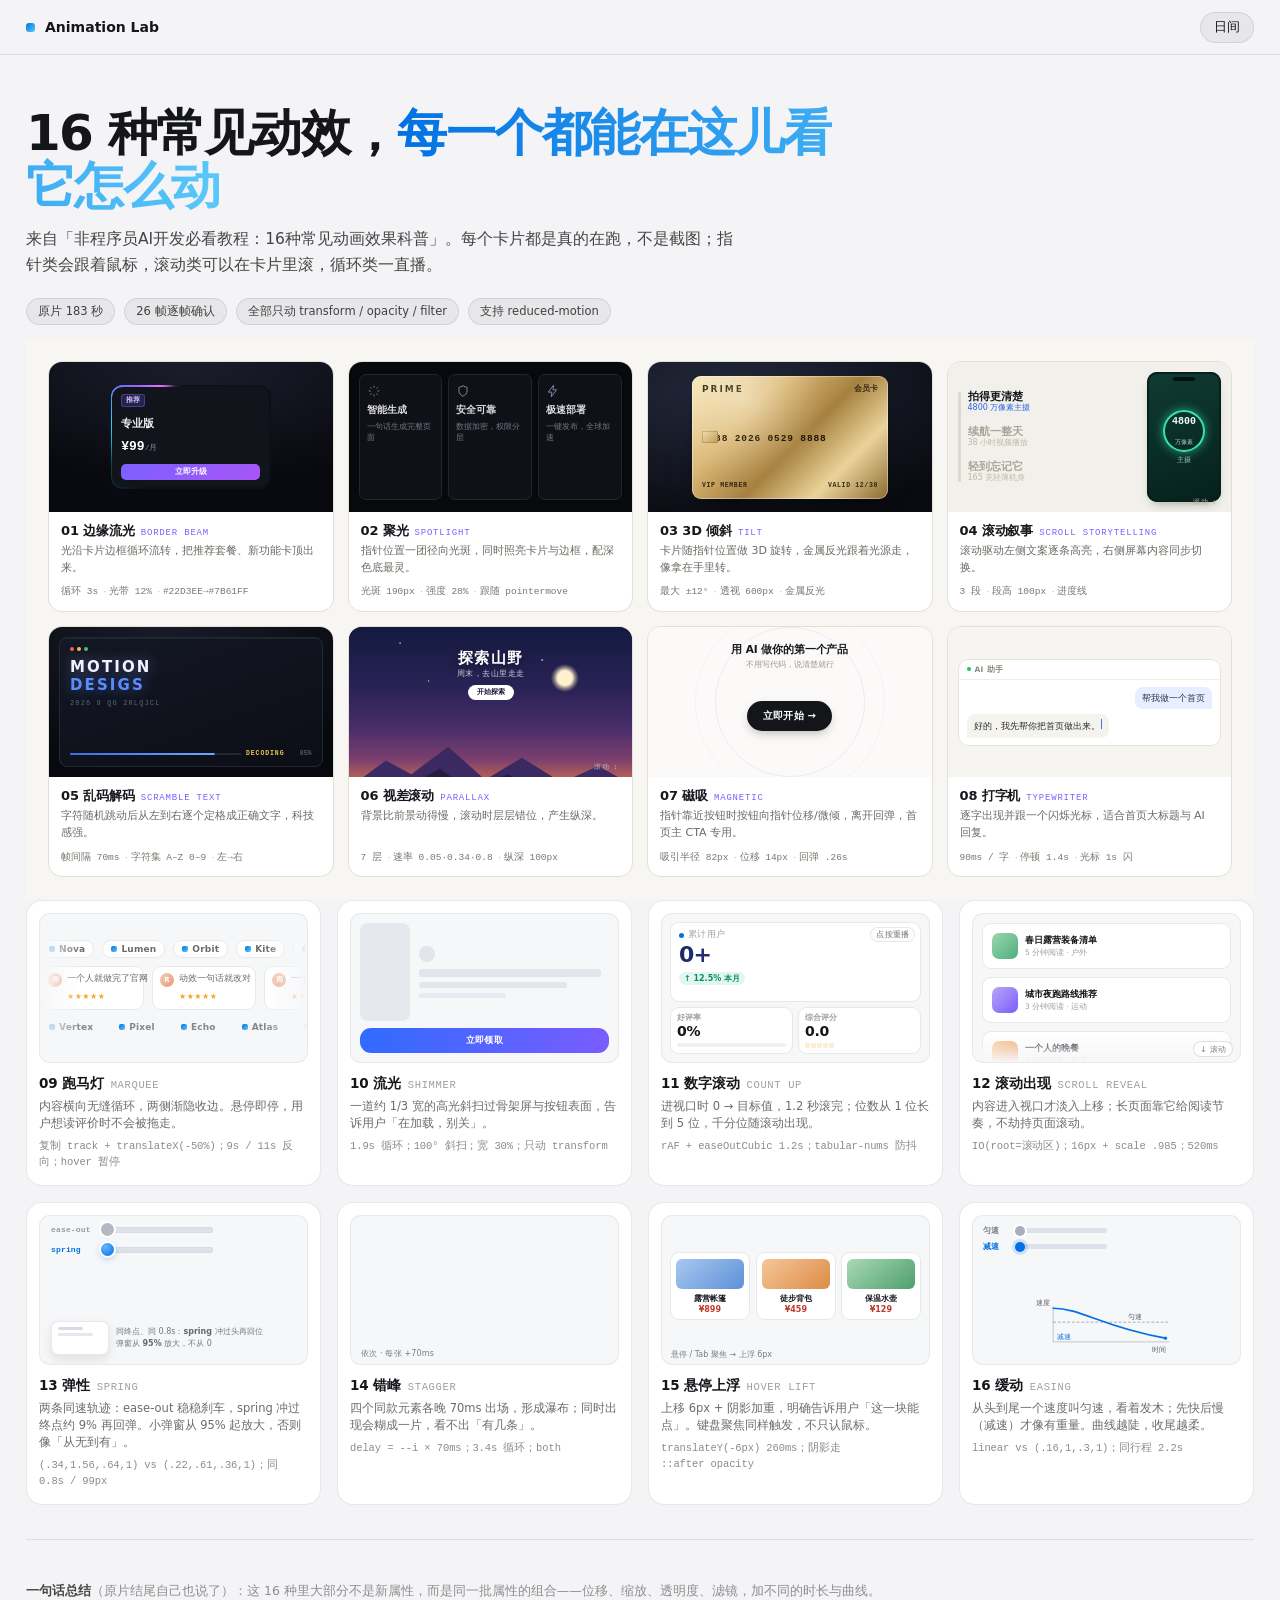
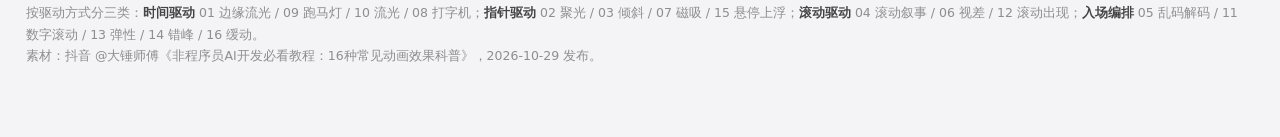
<file: src/pages/anim-lab/index.html>
<!DOCTYPE html>
<html lang="zh-CN" data-theme="light">
<head>
<meta charset="utf-8">
<meta name="viewport" content="width=device-width,initial-scale=1">
<title>Animation Lab · 16 种常见动效</title>
<style>
:root{--ease:cubic-bezier(.16,1,.3,1);--bg:#f4f4f6;--panel:#fff;--ink:#15161a;
  --ink-2:rgba(0,0,0,.72);--ink-3:rgba(0,0,0,.42);--line:rgba(0,0,0,.09);
  --accent:#0071e3;--accent-2:#5ac8fa;--chip:rgba(0,0,0,.05)}
html[data-theme="dark"]{color-scheme:dark;--bg:#08090c;--panel:#131418;--ink:#f2f3f5;
  --ink-2:rgba(255,255,255,.74);--ink-3:rgba(255,255,255,.44);--line:rgba(255,255,255,.12);
  --accent:#2997ff;--accent-2:#64d2ff;--chip:rgba(255,255,255,.08)}
*{box-sizing:border-box}
html,body{margin:0;padding:0;overflow-x:hidden}
body{font-family:system-ui,-apple-system,"Segoe UI",Roboto,"Helvetica Neue",Arial,sans-serif;
  background:var(--bg);color:var(--ink);-webkit-font-smoothing:antialiased;
  transition:background .22s linear,color .22s linear}
.wrap{max-width:1280px;margin:0 auto;padding:0 26px}
header{position:sticky;top:0;z-index:90;backdrop-filter:blur(20px) saturate(180%);
  -webkit-backdrop-filter:blur(20px) saturate(180%);
  background:color-mix(in oklab,var(--bg) 84%,transparent);border-bottom:1px solid var(--line)}
.nav{max-width:1280px;margin:0 auto;padding:0 26px;height:54px;display:flex;align-items:center;gap:12px}
.brand{font-size:14px;font-weight:650;display:flex;align-items:center;gap:10px}
.brand i{width:9px;height:9px;border-radius:3px;background:linear-gradient(135deg,var(--accent),var(--accent-2))}
.nav .sp{margin-left:auto}
.toggle{border:1px solid var(--line);background:var(--chip);color:var(--ink);font:inherit;font-size:12.5px;
  padding:6px 13px;border-radius:999px;cursor:pointer;transition:transform .2s var(--ease)}
.toggle:hover{transform:translateY(-1px)}
.hero{padding:52px 0 8px;max-width:820px}
.hero h1{margin:0 0 14px;font-size:clamp(30px,5vw,50px);line-height:1.06;letter-spacing:-.035em;font-weight:650}
.hero h1 em{font-style:normal;background:linear-gradient(92deg,var(--accent),var(--accent-2));
  -webkit-background-clip:text;background-clip:text;color:transparent}
.hero p{margin:0;color:var(--ink-2);font-size:15.5px;line-height:1.65;max-width:720px;text-wrap:pretty}
.meta{display:flex;gap:9px;flex-wrap:wrap;margin:20px 0 6px;font-size:11.5px;color:var(--ink-2)}
.meta span{border:1px solid var(--line);border-radius:999px;padding:5px 11px;background:var(--chip)}
.foot{padding:40px 0 70px;border-top:1px solid var(--line);margin-top:34px;color:var(--ink-3);font-size:12.5px;line-height:1.75}
.foot b{color:var(--ink-2)}
@media (prefers-reduced-motion:reduce){*{animation-duration:1ms!important;transition-duration:1ms!important}}
</style>
<style>
/* ============================================================
   anim-lab / part A — 01..08
   All selectors are scoped under .fxa so the block can be
   dropped into any page without leaking styles.
   ============================================================ */
.fxa{
  --paper:#F7F6F2; --surface:#FFFFFF; --ink:#15171C; --muted:#6C6A63;
  --line:#E2DFD7; --violet:#7B61FF; --cyan:#22D3EE; --magenta:#E879F9;
  --sans:system-ui,-apple-system,"Segoe UI","PingFang SC","Hiragino Sans GB","Microsoft YaHei",sans-serif;
  --mono:ui-monospace,SFMono-Regular,Menlo,Consolas,"Liberation Mono",monospace;
  container-type:inline-size;
  display:block; padding:22px; background:var(--paper); color:var(--ink);
  font-family:var(--sans); -webkit-font-smoothing:antialiased;
}
.fxa *,.fxa *::before,.fxa *::after{box-sizing:border-box}

/* ---------- grid ---------- */
.fxa .fxgrid{display:grid;grid-template-columns:repeat(4,minmax(0,1fr));gap:14px;margin:0}
.fxa .fxcard{
  min-width:0; background:var(--surface); border:1px solid var(--line);
  border-radius:14px; overflow:hidden; display:flex; flex-direction:column;
  outline:0; transition:border-color .22s ease, box-shadow .22s ease;
}
.fxa .fxcard:focus-visible{border-color:var(--violet);box-shadow:0 0 0 3px rgba(123,97,255,.22)}
.fxa .stage{position:relative;height:150px;flex:0 0 150px;overflow:hidden;isolation:isolate}

.fxa .fxcard h3{
  margin:10px 12px 3px; font-size:13px; font-weight:650; letter-spacing:-.01em;
  display:flex; align-items:baseline; gap:6px; min-width:0;
}
.fxa .fxcard h3 span{
  font:500 9px/1 var(--mono); color:var(--violet); text-transform:uppercase;
  letter-spacing:.09em; white-space:nowrap; overflow:hidden; text-overflow:ellipsis;
}
.fxa .fxcard p{margin:0 12px 9px; font-size:11px; line-height:1.52; color:var(--muted)}
.fxa .p{
  display:flex; flex-wrap:wrap; gap:5px 11px; padding:0 12px 12px;
  font:500 9.5px/1.45 var(--mono); color:#7A776E; margin-top:auto;
}
.fxa .p span{position:relative; white-space:nowrap}
.fxa .p span+span::before{content:"·"; position:absolute; left:-7px; color:#C8C4B9}

/* ============================================================
   01 边缘流光 — Border Beam
   ============================================================ */
.fxa .s1{background:radial-gradient(130% 110% at 50% 0%,#1B1D2C,#090A0F 72%);display:grid;place-items:center}
.fxa .beamwrap{
  position:relative; width:min(66%,160px); aspect-ratio:1.55; border-radius:12px;
  overflow:hidden; background:#0E1017; isolation:isolate;
}
.fxa .beam{
  position:absolute; left:50%; top:50%; width:240%; aspect-ratio:1;
  transform:translate(-50%,-50%) rotate(0turn);
  background:conic-gradient(from 0deg,
    transparent 0 62%, rgba(34,211,238,.15) 70%, #22D3EE 78%,
    #7B61FF 86%, #E879F9 91%, transparent 95%);
  animation:fxa-spin 3s linear infinite;
  will-change:transform;
}
.fxa .beam.g{filter:blur(7px); opacity:.85}
@keyframes fxa-spin{to{transform:translate(-50%,-50%) rotate(1turn)}}

.fxa .bcard{
  position:absolute; inset:1.5px; border-radius:10.5px; background:#12141C;
  display:flex; flex-direction:column; justify-content:space-between;
  padding:7px 9px;
}
.fxa .bcard .tag{
  align-self:flex-start; font:600 7px/1 var(--sans); color:#C9BEFF;
  background:rgba(123,97,255,.2); border:1px solid rgba(123,97,255,.4);
  padding:2px 4px; border-radius:3px;
}
.fxa .bcard b{font:650 11px/1.1 var(--sans); color:#F3F2F7}
.fxa .bcard em{font:600 13px/1 var(--mono); font-style:normal; color:#fff}
.fxa .bcard em i{font:500 8px/1 var(--mono); font-style:normal; color:#8C8AA0}
.fxa .bcard .cta{
  font:600 8px/1 var(--sans); color:#fff; text-align:center; padding:4px 0;
  border-radius:5px; background:linear-gradient(135deg,#7B61FF,#A855F7);
}

/* ============================================================
   02 聚光 — Spotlight
   ============================================================ */
.fxa .s2{background:#08090D; display:grid; place-items:center; padding:12px 10px; cursor:crosshair}
.fxa .grid3{display:grid; grid-template-columns:repeat(3,minmax(0,1fr)); gap:6px; width:100%; height:100%}
.fxa .fc{
  position:relative; border:1px solid #22242E; border-radius:7px; background:#0F1117;
  padding:9px 7px; display:flex; flex-direction:column; gap:6px; overflow:hidden;
  transition:border-color .25s ease, background .25s ease;
}
.fxa .fc.lit{border-color:rgba(160,140,255,.62); background:#151727}
.fxa .fc svg{width:14px; height:14px; stroke:#8D89A8; fill:none; stroke-width:1.6; transition:stroke .25s}
.fxa .fc.lit svg{stroke:#C3B6FF}
.fxa .fc b{font:600 9.5px/1.3 var(--sans); color:#E2E0EC}
.fxa .fc span{font:400 7.5px/1.45 var(--sans); color:#767489}
.fxa .spot{
  position:absolute; inset:0; pointer-events:none; opacity:0; transition:opacity .28s ease;
  background:radial-gradient(95px 95px at var(--mx,50%) var(--my,50%),
    rgba(255,255,255,.16), rgba(150,130,255,.22) 34%, rgba(150,130,255,.05) 62%, transparent 76%);
  mix-blend-mode:screen;
}
.fxa .s2.on .spot{opacity:1}

/* ============================================================
   03 3D 倾斜 — Tilt
   ============================================================ */
.fxa .s3{background:radial-gradient(120% 120% at 30% 20%,#242A3D,#0A0B11 75%);display:grid;place-items:center;cursor:crosshair}
.fxa .tilt{
  position:relative; width:min(74%,196px); aspect-ratio:1.6; border-radius:9px; overflow:hidden;
  padding:9px 10px; display:flex; flex-direction:column; justify-content:space-between;
  background:linear-gradient(135deg,#F7E7B6 0%,#DCB978 30%,#A6803F 54%,#EBD39B 76%,#8A6A2F 100%);
  transform:perspective(600px) rotateX(var(--rx,0deg)) rotateY(var(--ry,0deg));
  transition:transform .18s ease-out;
  box-shadow:0 14px 26px -12px rgba(0,0,0,.75), inset 0 0 0 1px rgba(255,255,255,.35);
}
.fxa .tilt .sheen{
  position:absolute; inset:0; pointer-events:none; mix-blend-mode:soft-light; opacity:.9;
  background:radial-gradient(120px 120px at var(--mx,26%) var(--my,18%),
    rgba(255,255,255,.95), rgba(255,255,255,.35) 38%, transparent 68%);
}
.fxa .tilt .trow{display:flex; justify-content:space-between; align-items:flex-start}
.fxa .tilt .trow b{font:700 9px/1 var(--sans); letter-spacing:.22em; color:#2B2010}
.fxa .tilt .trow span{font:600 7.5px/1 var(--sans); color:rgba(35,25,10,.82)}
.fxa .tilt .tnum{font:600 9.5px/1 var(--mono); letter-spacing:.09em; color:#1A1206}
.fxa .tilt .trow2{display:flex; justify-content:space-between}
.fxa .tilt .trow2 span{font:600 6.5px/1 var(--mono); letter-spacing:.1em; color:rgba(28,20,8,.85)}
.fxa .tilt .chip{
  position:absolute; left:10px; top:50%; transform:translateY(-50%);
  width:16px; height:12px; border-radius:2px;
  background:linear-gradient(135deg,#F0DFAF,#C09A55); box-shadow:inset 0 0 0 .5px rgba(90,68,26,.5);
}

/* ============================================================
   04 滚动叙事 — Scroll Storytelling
   ============================================================ */
.fxa .s4{background:#F2F0EA; padding:10px}
.fxa .story{position:absolute; inset:10px; display:grid; grid-template-columns:1fr 74px; gap:9px; align-items:center}
.fxa .slist{position:relative; display:flex; flex-direction:column; gap:11px; padding-left:10px}
.fxa .slist::before{content:""; position:absolute; left:0; top:2px; bottom:2px; width:3px; background:#DCD8CE; border-radius:2px}
.fxa .slist::after{
  content:""; position:absolute; left:0; top:2px; width:3px; border-radius:2px;
  background:#2563EB; height:calc(var(--sp,0) * 1%); max-height:calc(100% - 4px);
}
.fxa .si{transition:opacity .2s ease}
.fxa .si b{display:block; font:600 10.5px/1.25 var(--sans); color:#A9A497; transition:color .2s ease}
.fxa .si span{display:block; font:400 8px/1.35 var(--sans); color:#BDB8AA; transition:color .2s ease}
.fxa .si.on b{color:#14161B}
.fxa .si.on span{color:#2563EB}
.fxa .sphone{
  position:relative; height:100%; border-radius:10px; background:linear-gradient(160deg,#0F3B33,#06201C);
  display:flex; flex-direction:column; align-items:center; justify-content:center; gap:5px;
  box-shadow:inset 0 0 0 2px #06211C, 0 6px 12px -6px rgba(0,0,0,.4);
}
.fxa .sphone::before{content:""; position:absolute; top:5px; width:22px; height:4px; border-radius:3px; background:#03110F}
.fxa .ring{
  width:42px; height:42px; border-radius:50%; display:grid; place-items:center; gap:0;
  border:2.5px solid var(--acc,#34E5B0); box-shadow:0 0 12px -2px var(--acc,#34E5B0);
  transition:border-color .3s ease, box-shadow .3s ease;
}
.fxa .ring b{font:700 10px/1 var(--mono); color:#EAFFF8}
.fxa .ring i{font:500 6px/1 var(--sans); font-style:normal; color:#9FD9C9; margin-top:1px}
.fxa .scap{font:500 7px/1 var(--sans); color:#8FCBB9; letter-spacing:.04em}
.fxa .sdrv,.fxa .pxdrv{
  position:absolute; inset:0; overflow-y:auto; overscroll-behavior:auto;
  scrollbar-width:none; -webkit-overflow-scrolling:touch; z-index:3;
}
.fxa .sdrv::-webkit-scrollbar,.fxa .pxdrv::-webkit-scrollbar{display:none}
.fxa .sp100{height:100px}
.fxa .sdrv .sp100{pointer-events:none}
.fxa .shint{
  position:absolute; right:14px; bottom:6px; font:500 6.5px/1 var(--mono); color:#B7B2A4;
  letter-spacing:.08em; z-index:2; pointer-events:none;
}

/* ============================================================
   05 乱码解码 — Scramble Text
   ============================================================ */
.fxa .s5{background:radial-gradient(120% 120% at 40% 10%,#181B28,#08090E 70%);display:grid;place-items:center;padding:10px}
.fxa .ed{
  width:100%; height:100%; border-radius:8px; background:linear-gradient(160deg,#141824,#0C0E15);
  border:1px solid #232838; padding:9px 10px; display:flex; flex-direction:column;
  box-shadow:inset 0 1px 0 rgba(255,255,255,.05);
}
.fxa .ed .dots{display:flex; gap:3px; margin-bottom:7px}
.fxa .ed .dots i{width:4px; height:4px; border-radius:50%; background:#3A3F52}
.fxa .ed .dots i:nth-child(1){background:#F0605A}
.fxa .ed .dots i:nth-child(2){background:#F0BE4E}
.fxa .ed .dots i:nth-child(3){background:#4FBE72}
.fxa .ed .word{display:flex; flex-direction:column; gap:1px; margin-top:1px}
.fxa .ed .word b{
  font:700 15px/1.1 var(--sans); letter-spacing:.14em; color:#F2F4FF;
  text-shadow:0 0 14px rgba(160,180,255,.45);
}
.fxa .ed .word b.blue{color:#5B8CFF; text-shadow:0 0 14px rgba(91,140,255,.55)}
.fxa .ed .sc2{
  font:500 7px/1 var(--mono); letter-spacing:.16em; color:#5E657E; margin-top:7px;
}
.fxa .ed .bar{margin-top:auto; display:flex; align-items:center; gap:5px}
.fxa .ed .bar .track{flex:1; height:2px; border-radius:2px; background:#232838; overflow:hidden}
.fxa .ed .bar .track i{display:block; height:100%; width:100%; transform-origin:left; transform:scaleX(.15); background:linear-gradient(90deg,#3B6DF0,#6BA8FF); transition:transform .1s linear}
.fxa .ed .bar span{font:600 6.5px/1 var(--mono); letter-spacing:.14em; color:#E9C25A}
.fxa .ed .bar em{font:500 6.5px/1 var(--mono); font-style:normal; color:#6B7290; min-width:22px; text-align:right}

/* ============================================================
   06 视差滚动 — Parallax
   ============================================================ */
.fxa .s6{background:#0B0E20}
.fxa .pxv{position:absolute; inset:0; overflow:hidden}
.fxa .ly{position:absolute; inset:-30px 0; will-change:transform}
.fxa .ly.sky{inset:0; background:linear-gradient(180deg,#141A3F 0%,#2A2356 42%,#4B2E6B 68%,#7A3F6E 88%,#B15E5A 100%)}
.fxa .ly.stars{
  background-image:radial-gradient(1.4px 1.4px at 18% 22%,#fff,transparent),
    radial-gradient(1.2px 1.2px at 42% 14%,#D8E0FF,transparent),
    radial-gradient(1.6px 1.6px at 68% 30%,#fff,transparent),
    radial-gradient(1.1px 1.1px at 84% 12%,#C9D4FF,transparent),
    radial-gradient(1.2px 1.2px at 28% 40%,#fff,transparent),
    radial-gradient(1px 1px at 56% 8%,#fff,transparent);
  opacity:.75;
}
.fxa .ly.moon{
  inset:0;
  background:radial-gradient(18px 18px at 76% 34%,#FFF1CE 40%,rgba(255,235,190,.35) 62%,transparent 78%);
}
.fxa .ly.mtn svg{position:absolute; bottom:0; left:0; width:100%; height:82px; display:block}
/* layer bleeds 30px above the stage, so 54px = 24px below the visible top edge */
.fxa .ly.copy{display:flex; flex-direction:column; align-items:center; gap:4px; padding-top:54px}
.fxa .ly.copy b{font:650 15px/1 var(--sans); color:#fff; letter-spacing:.1em; text-shadow:0 2px 10px rgba(0,0,0,.4)}
.fxa .ly.copy span{font:400 7.5px/1 var(--sans); color:rgba(255,255,255,.78); letter-spacing:.06em}
.fxa .ly.copy i{font:600 7px/1 var(--sans); font-style:normal; color:#1B1436; background:#fff; padding:4px 9px; border-radius:20px; margin-top:3px}

/* ============================================================
   07 磁吸 — Magnetic
   ============================================================ */
.fxa .s7{background:#FBFAF8;display:grid;place-items:center;cursor:crosshair}
.fxa .magcopy{position:absolute; top:16px; left:0; right:0; text-align:center; z-index:1; pointer-events:none}
.fxa .magcopy b{display:block; font:650 10.5px/1.3 var(--sans); color:#17191E; letter-spacing:-.01em}
.fxa .magcopy span{display:block; font:400 7.5px/1.3 var(--sans); color:#9C9889; margin-top:3px}
.fxa .magwrap{position:relative; display:grid; place-items:center; width:100%; height:100%; padding-top:28px}
.fxa .halo{
  position:absolute; width:150px; height:150px; border-radius:50%;
  border:1px solid rgba(123,97,255,.18); opacity:.6;
}
.fxa .halo.h2{width:190px; height:190px; border-color:rgba(123,97,255,.1)}
.fxa .mglow{
  position:absolute; width:120px; height:52px; border-radius:40px;
  background:radial-gradient(closest-side,rgba(123,97,255,.45),transparent 78%);
  opacity:0; transition:opacity .25s ease; filter:blur(6px);
}
.fxa .s7.near .mglow{opacity:.9}
.fxa .mbtn{
  position:relative; z-index:2; border:0; cursor:pointer;
  font:600 10px/1 var(--sans); color:#fff; background:#131519;
  padding:10px 16px; border-radius:30px; letter-spacing:.02em;
  transform:translate3d(var(--tx,0px),var(--ty,0px),0) rotate(var(--rot,0deg));
  transition:transform .26s cubic-bezier(.22,.9,.3,1), box-shadow .25s ease;
  box-shadow:0 4px 12px -4px rgba(19,21,25,.4);
  will-change:transform;
}
.fxa .s7.near .mbtn{box-shadow:0 10px 20px -8px rgba(123,97,255,.6), 0 0 0 1px rgba(123,97,255,.25)}

/* ============================================================
   08 打字机 — Typewriter
   ============================================================ */
.fxa .s8{background:#F6F5F1;padding:10px;display:flex;flex-direction:column;justify-content:center}
.fxa .chat{
  background:#fff; border:1px solid #E7E4DB; border-radius:10px; overflow:hidden;
  display:flex; flex-direction:column;
}
.fxa .chead{
  display:flex; align-items:center; gap:4px; padding:6px 8px; border-bottom:1px solid #F0EEE7;
  font:600 7.5px/1 var(--sans); color:#8B887E; letter-spacing:.04em;
}
.fxa .chead i{width:4px; height:4px; border-radius:50%; background:#22C55E}
.fxa .cbody{padding:7px 8px; display:flex; flex-direction:column; gap:5px}
.fxa .bubble{font:400 8.5px/1.45 var(--sans); padding:5px 7px; border-radius:8px; max-width:88%}
.fxa .bubble.u{align-self:flex-end; background:#E8EDFF; color:#2A3555; border-bottom-right-radius:2px}
.fxa .bubble.a{align-self:flex-start; background:#F4F3EE; color:#2B2C31; border-bottom-left-radius:2px; display:flex; align-items:baseline; min-height:20px}
.fxa .cur{
  display:inline-block; width:1.5px; height:10px; margin-left:1px;
  background:#4C6FFF; vertical-align:-1px; animation:fxa-blink 1s steps(1) infinite;
}
@keyframes fxa-blink{0%,50%{opacity:1}50.01%,100%{opacity:0}}

/* ============================================================
   responsive — driven by the component's own width
   ============================================================ */
@container (max-width:1100px){
  .fxa .fxgrid{grid-template-columns:repeat(3,minmax(0,1fr))}
}
@container (max-width:760px){
  .fxa .fxgrid{grid-template-columns:repeat(2,minmax(0,1fr))}
}
@container (max-width:480px){
  .fxa{padding:14px}
  .fxa .fxgrid{grid-template-columns:minmax(0,1fr);gap:12px}
}

/* ============================================================
   reduced motion — freeze on a readable frame
   ============================================================ */
@media (prefers-reduced-motion:reduce){
  .fxa .beam{animation:none; transform:translate(-50%,-50%) rotate(0.34turn)}
  .fxa .cur{animation:none; opacity:1}
  .fxa .ed .bar .track i{transition:none}
  .fxa .fxcard{transition:none}
  .fxa .tilt{transition:none}
  .fxa .mbtn{transition:none}
  .fxa .spot{transition:none}
}
</style>
<style>
.fxb{
  --fxb-ink:#15161a; --fxb-ink2:rgba(0,0,0,.58); --fxb-ink3:rgba(0,0,0,.38);
  --fxb-line:rgba(0,0,0,.09); --fxb-line2:rgba(0,0,0,.055);
  --fxb-card:#fff; --fxb-bg:#f6f7f9; --fxb-accent:#0071e3;
  --fxb-sk:#e6e8ee; --fxb-sk2:#eef0f4;
  display:grid; gap:16px; grid-template-columns:repeat(4,1fr);
  font-family:system-ui,-apple-system,"Segoe UI",Roboto,"PingFang SC","Hiragino Sans GB","Microsoft YaHei",sans-serif;
  color:var(--fxb-ink); -webkit-font-smoothing:antialiased;
}
.fxb *{box-sizing:border-box}
.fxb .fxcard{
  background:var(--fxb-card); border:1px solid var(--fxb-line); border-radius:16px;
  padding:12px 12px 14px; display:flex; flex-direction:column; min-width:0;
}
.fxb .fxcard:focus-visible{outline:2px solid var(--fxb-accent); outline-offset:3px}
.fxb .stage{
  position:relative; height:150px; overflow:hidden; border-radius:11px;
  background:var(--fxb-bg); border:1px solid var(--fxb-line2);
  isolation:isolate; contain:paint;
}
.fxb h3{margin:12px 0 0; font-size:13.5px; font-weight:650; letter-spacing:-.01em; display:flex; align-items:baseline; gap:7px}
.fxb h3 span{font-size:10.5px; font-weight:500; letter-spacing:.06em; text-transform:uppercase; color:var(--fxb-ink3); font-family:ui-monospace,SFMono-Regular,Menlo,monospace}
.fxb p{margin:5px 0 0; font-size:11.5px; line-height:1.5; color:var(--fxb-ink2)}
.fxb .p{margin-top:7px; font-size:10.5px; line-height:1.5; color:rgba(0,0,0,.46);
  font-family:ui-monospace,SFMono-Regular,Menlo,monospace; letter-spacing:-.01em;
  hyphens:none; text-wrap:pretty}

/* ============ 09 marquee ============ */
.fxb .mq{position:absolute; inset:0; display:flex; flex-direction:column; justify-content:center; gap:8px}
.fxb .mq-row{overflow:hidden;
  -webkit-mask-image:linear-gradient(90deg,transparent 0,#000 16%,#000 84%,transparent 100%);
  mask-image:linear-gradient(90deg,transparent 0,#000 16%,#000 84%,transparent 100%);
  mask-repeat:no-repeat; mask-size:100% 100%}
.fxb .mq-track{display:flex; width:max-content; will-change:transform;
  animation:fxb-mq 9s linear infinite}
.fxb .mq-row.rev .mq-track{animation-direction:reverse; animation-duration:11s}
.fxb .mq:hover .mq-track,.fxb .mq:focus-within .mq-track{animation-play-state:paused}
.fxb .lg{flex:0 0 auto; margin-right:8px; display:inline-flex; align-items:center; gap:4px;
  padding:3px 8px; border-radius:999px; background:#fff; border:1px solid var(--fxb-line);
  font-size:9px; font-weight:600; color:var(--fxb-ink2); letter-spacing:.02em; white-space:nowrap}
.fxb .lg i{width:6px; height:6px; border-radius:2px; background:linear-gradient(135deg,#0071e3,#5ac8fa); display:block}
.fxb .mq-row.rev .lg{background:transparent; border-color:transparent; color:rgba(0,0,0,.46)}
.fxb .tst{flex:0 0 auto; margin-right:8px; width:104px; background:#fff; border:1px solid var(--fxb-line);
  border-radius:9px; padding:6px 7px; display:flex; gap:5px; align-items:flex-start; white-space:nowrap}
.fxb .tst b{width:14px; height:14px; border-radius:50%; flex:0 0 auto;
  background:linear-gradient(135deg,#f7c9b5,#e79c78); font-size:7px; color:#fff;
  display:flex; align-items:center; justify-content:center; font-weight:700}
.fxb .tst em{font-style:normal; font-size:8.5px; line-height:1.35; color:var(--fxb-ink2); display:block; overflow:hidden; text-overflow:ellipsis}
.fxb .tst span{font-size:8px; color:#f5a623; letter-spacing:.5px}
@keyframes fxb-mq{from{transform:translate3d(0,0,0)} to{transform:translate3d(-50%,0,0)}}

/* ============ 10 shimmer ============ */
.fxb .sk{position:absolute; inset:9px; display:grid; grid-template-columns:50px 1fr; grid-template-rows:1fr auto;
  gap:7px 9px}
.fxb .sk-img{grid-row:1/2; border-radius:8px; background:var(--fxb-sk)}
.fxb .sk-col{display:flex; flex-direction:column; justify-content:center; gap:5px}
.fxb .sk-av{width:16px; height:16px; border-radius:50%; background:#e2e5ec; display:block; margin-bottom:2px}
.fxb .sk-l{display:block; height:6px; border-radius:3px; background:#e2e5ec}
.fxb .sk-l.s{width:46%; height:5px; background:#e7eaf0} .fxb .sk-l.m{width:78%} .fxb .sk-l.l{width:96%; height:8px}
.fxb .sk-btn{grid-column:1/-1; height:25px; border-radius:11px; display:flex; align-items:center; justify-content:center;
  font-size:9px; font-weight:600; color:#fff; letter-spacing:.04em;
  background:linear-gradient(100deg,#2f6bff,#7a5cff)}
.fxb .sh{position:absolute; top:-30%; bottom:-30%; left:0; width:30%; pointer-events:none; z-index:2;
  background:linear-gradient(100deg,rgba(255,255,255,0),rgba(255,255,255,.88) 44%,rgba(255,255,255,.22) 60%,rgba(255,255,255,0));
  transform:translate3d(-130%,0,0) skewX(-14deg);
  animation:fxb-sh 1.9s cubic-bezier(.4,0,.2,1) infinite; will-change:transform}
@keyframes fxb-sh{
  0%{transform:translate3d(-130%,0,0) skewX(-14deg)}
  55%,100%{transform:translate3d(390%,0,0) skewX(-14deg)}
}

/* ============ 11 count up ============ */
.fxb .cu{position:absolute; inset:8px; display:flex; flex-direction:column; gap:5px}
.fxb .cu-main{background:#fff; border:1px solid var(--fxb-line); border-radius:9px; padding:6px 8px; flex:1; min-height:0}
.fxb .cu-lab{font-size:8.5px; color:var(--fxb-ink3); letter-spacing:.04em; display:flex; align-items:center; gap:4px}
.fxb .cu-lab i{width:5px; height:5px; border-radius:50%; background:#0071e3; display:block}
.fxb .cu-num{font-size:22px; font-weight:750; letter-spacing:-.035em; line-height:1.05; margin-top:2px;
  font-variant-numeric:tabular-nums; min-height:23px;
  background:linear-gradient(92deg,#1b2a6b,#5b4bd6); -webkit-background-clip:text; background-clip:text; color:transparent}
.fxb .cu-pill{display:inline-flex; align-items:center; gap:2px; margin-top:3px; padding:1px 5px; border-radius:999px;
  background:rgba(16,185,129,.13); color:#0a8f63; font-size:8px; font-weight:600}
.fxb .cu-row{display:grid; grid-template-columns:1fr 1fr; gap:5px}
.fxb .cu-mini{background:#fff; border:1px solid var(--fxb-line); border-radius:9px; padding:5px 6px}
.fxb .cu-mini b{display:block; font-size:7.5px; font-weight:600; color:var(--fxb-ink3); letter-spacing:.02em}
.fxb .cu-mini em{display:block; font-style:normal; font-size:14px; font-weight:700; letter-spacing:-.02em; line-height:1.15;
  font-variant-numeric:tabular-nums}
.fxb .cu-bar{height:4px; border-radius:2px; background:var(--fxb-sk2); margin-top:4px; overflow:hidden}
.fxb .cu-bar i{display:block; height:100%; border-radius:2px; background:#10b981; transform:scaleX(0); transform-origin:left;
  transition:transform 1.2s cubic-bezier(.16,1,.3,1)}
.fxb .fxcard[data-slug="count-up"] .cu-bar i.run{transform:scaleX(.52)}
.fxb .cu-stars{display:flex; gap:1px; margin-top:4px}
.fxb .cu-stars s{width:5px; height:5px; border-radius:1px; background:#f0c36d; opacity:.28; text-decoration:none;
  transition:opacity .4s ease}
.fxb .cu-stars s.on{opacity:1}
.fxb .cu-hint{position:absolute; top:13px; right:14px; font-size:8px; color:var(--fxb-ink2);
  letter-spacing:.02em; background:#fff; border:1px solid var(--fxb-line); border-radius:999px; padding:1px 5px}
.fxb .fxcard[data-slug="count-up"] .stage{cursor:pointer}

/* ============ 12 scroll reveal ============ */
.fxb .rv{position:absolute; inset:0; overflow-y:auto; overscroll-behavior:contain; padding:9px 9px 34px;
  scrollbar-width:thin; scrollbar-color:rgba(0,0,0,.18) transparent}
.fxb .rv::-webkit-scrollbar{width:4px}
.fxb .rv::-webkit-scrollbar-thumb{background:rgba(0,0,0,.16); border-radius:2px}
.fxb .rv:focus-visible{outline:2px solid var(--fxb-accent); outline-offset:-3px}
.fxb .rv-c{background:#fff; border:1px solid var(--fxb-line); border-radius:9px; padding:9px 9px; margin-bottom:8px;
  display:flex; gap:7px; align-items:center;
  opacity:0; transform:translate3d(0,16px,0) scale(.985);
  transition:opacity .52s cubic-bezier(.16,1,.3,1),transform .52s cubic-bezier(.16,1,.3,1)}
.fxb .rv-c.in{opacity:1; transform:translate3d(0,0,0) scale(1)}
.fxb .rv-th{width:26px; height:26px; border-radius:7px; flex:0 0 auto}
.fxb .rv-b{min-width:0}
.fxb .rv-b b{display:block; font-size:9px; font-weight:650; white-space:nowrap; overflow:hidden; text-overflow:ellipsis}
.fxb .rv-b em{display:block; font-style:normal; font-size:7.5px; color:var(--fxb-ink3); margin-top:1px}
.fxb .rv-fade{position:absolute; left:0; right:0; bottom:0; height:30px; pointer-events:none;
  background:linear-gradient(rgba(246,247,249,0),var(--fxb-bg))}
.fxb .rv-tip{position:absolute; right:7px; bottom:5px; font-size:8px; color:rgba(0,0,0,.5); letter-spacing:.02em;
  background:rgba(255,255,255,.96); border:1px solid rgba(0,0,0,.12); border-radius:999px; padding:1.5px 6px; z-index:3}

/* ============ 13 spring ============ */
.fxb .sp{position:absolute; inset:9px 11px; display:flex; flex-direction:column; justify-content:center; gap:11px}
.fxb .sp-r{display:flex; align-items:center; gap:6px}
.fxb .sp-r b{width:44px; flex:0 0 auto; font-size:8px; font-weight:600; color:var(--fxb-ink3); letter-spacing:.02em;
  font-family:ui-monospace,Menlo,monospace}
.fxb .sp-r.hot b{color:var(--fxb-accent)}
.fxb .sp-tr{position:relative; width:112px; height:6px; border-radius:3px; background:#dde1e9; flex:1 1 auto; max-width:112px;
  box-shadow:inset 0 0 0 1px rgba(0,0,0,.03)}
.fxb .sp-kn{position:absolute; top:50%; left:0; width:13px; height:13px; margin-top:-6.5px; border-radius:50%;
  background:#b3b8c2; box-shadow:0 0 0 2px #fff,0 1px 3px rgba(0,0,0,.18); will-change:transform;
  animation:fxb-sp 2s infinite}
.fxb .sp-r.hot .sp-kn{background:radial-gradient(circle at 34% 30%,#63b6ff,#0071e3);
  box-shadow:0 0 0 2px #fff,0 2px 7px rgba(0,113,227,.45)}
.fxb .sp-kn.eo{animation-timing-function:cubic-bezier(.22,.61,.36,1)}
.fxb .sp-kn.spr{animation-timing-function:cubic-bezier(.34,1.56,.64,1)}
@keyframes fxb-sp{
  0%{transform:translate3d(0,0,0); opacity:1}
  45%{transform:translate3d(99px,0,0); opacity:1}
  88%{transform:translate3d(99px,0,0); opacity:1}
  94%{transform:translate3d(99px,0,0); opacity:0}
  95%{transform:translate3d(0,0,0); opacity:0}
  100%{transform:translate3d(0,0,0); opacity:1}}
.fxb .sp-foot{display:flex; align-items:center; gap:7px; margin-top:auto}
.fxb .sp-box{width:58px; height:34px; border-radius:7px; flex:0 0 auto; background:#fff; border:1px solid var(--fxb-line);
  box-shadow:0 5px 12px rgba(0,0,0,.09); display:flex; flex-direction:column; gap:3px; padding:5px 6px;
  transform-origin:50% 50%; will-change:transform;
  animation:fxb-pop 2s cubic-bezier(.34,1.56,.64,1) infinite}
.fxb .sp-box s{display:block; height:3px; border-radius:2px; background:var(--fxb-sk); text-decoration:none}
.fxb .sp-box s:first-child{width:56%; background:#d7dae2}
.fxb .sp-box s:last-child{width:80%}
@keyframes fxb-pop{
  0%{transform:scale(.95); opacity:0}
  12%{transform:scale(1.045); opacity:1}
  22%,86%{transform:scale(1); opacity:1}
  94%{transform:scale(1); opacity:0}
  100%{transform:scale(1); opacity:0}
}
.fxb .sp-note{font-size:8px; line-height:1.5; color:rgba(0,0,0,.52)}
.fxb .sp-note u{text-decoration:none; color:var(--fxb-ink2); font-weight:600}

/* ============ 14 stagger ============ */
.fxb .stg{position:absolute; inset:10px 10px 24px; display:flex; gap:7px; align-items:center}
.fxb .st-i{flex:1 1 0; min-width:0; background:#fff; border:1px solid var(--fxb-line); border-radius:8px;
  padding:4px; opacity:0; transform:translate3d(0,14px,0) scale(.96);
  animation:fxb-st 3.4s cubic-bezier(.16,1,.3,1) infinite both;
  animation-delay:calc(var(--i) * 70ms); will-change:transform,opacity}
.fxb .st-i u{display:block; height:34px; border-radius:5px; text-decoration:none}
.fxb .st-i s{display:block; height:3px; border-radius:2px; background:var(--fxb-sk2); margin:4px 1px 0; text-decoration:none}
.fxb .st-i s:nth-of-type(2){width:82%}
.fxb .st-i s:last-child{width:56%}
@keyframes fxb-st{
  0%{opacity:0; transform:translate3d(0,14px,0) scale(.96)}
  16%,78%{opacity:1; transform:translate3d(0,0,0) scale(1)}
  100%{opacity:0; transform:translate3d(0,10px,0) scale(.98)}
}
.fxb .st-lab{position:absolute; left:10px; bottom:5px; font-size:8px; color:rgba(0,0,0,.5); letter-spacing:.02em}

/* ============ 15 hover lift ============ */
.fxb .pl{position:absolute; inset:8px 8px 16px; display:flex; gap:6px; align-items:center}
.fxb .pl-c{position:relative; flex:1 1 0; min-width:0; background:#fff; border:1px solid var(--fxb-line);
  border-radius:9px; padding:6px 5px 5px; text-align:center; cursor:pointer; outline:none;
  transform:translate3d(0,0,0);
  transition:transform .26s cubic-bezier(.22,.61,.36,1); will-change:transform}
.fxb .pl-c::after{content:""; position:absolute; inset:0; border-radius:inherit; pointer-events:none;
  box-shadow:0 8px 18px rgba(12,26,58,.16),0 2px 5px rgba(12,26,58,.09);
  opacity:0; transition:opacity .26s cubic-bezier(.22,.61,.36,1)}
.fxb .pl-c:hover,.fxb .pl-c:focus-visible{transform:translate3d(0,-6px,0)}
.fxb .pl-c:hover::after,.fxb .pl-c:focus-visible::after{opacity:1}
.fxb .pl-c:focus-visible{border-color:var(--fxb-accent)}
.fxb .pl-c u{display:block; height:30px; border-radius:6px; text-decoration:none; margin-bottom:4px}
.fxb .pl-c b{display:block; font-size:8px; font-weight:600; letter-spacing:-.01em}
.fxb .pl-c em{display:block; font-style:normal; font-size:8px; font-weight:700; color:#c0392b; margin-top:1px}
.fxb .pl-lab{position:absolute; left:9px; bottom:4px; font-size:8px; color:rgba(0,0,0,.5)}

/* ============ 16 easing ============ */
.fxb .ez{position:absolute; inset:9px 10px; display:flex; flex-direction:column; gap:5px}
.fxb .ez-r{display:flex; align-items:center; gap:6px}
.fxb .ez-r b{width:26px; flex:0 0 auto; font-size:8px; font-weight:600; color:rgba(0,0,0,.5)}
.fxb .ez-r.hot b{color:var(--fxb-accent)}
.fxb .ez-tr{position:relative; width:92px; height:5px; border-radius:3px; background:#dde1e9; flex:0 0 auto}
.fxb .ez-chip{position:absolute; top:50%; left:0; width:10px; height:10px; margin-top:-5px; border-radius:50%;
  background:#a9aeba; box-shadow:0 0 0 2px #fff; animation:fxb-ez 2.2s infinite; will-change:transform}
.fxb .ez-r.hot .ez-chip{background:var(--fxb-accent); box-shadow:0 0 0 3px rgba(0,113,227,.16)}
.fxb .ez-chip.lin{animation-timing-function:linear}
.fxb .ez-chip.ease{animation-timing-function:cubic-bezier(.16,1,.3,1)}
@keyframes fxb-ez{
  0%{transform:translate3d(0,0,0); opacity:1}
  58%{transform:translate3d(83px,0,0); opacity:1}
  86%{transform:translate3d(83px,0,0); opacity:1}
  93%{transform:translate3d(83px,0,0); opacity:0}
  94%{transform:translate3d(0,0,0); opacity:0}
  100%{transform:translate3d(0,0,0); opacity:1}}
.fxb .ez-chart{width:100%; height:58px; margin-top:auto; overflow:visible}
.fxb .ez-chart .ax{fill:none; stroke:rgba(0,0,0,.22); stroke-width:1}
.fxb .ez-chart .ln{fill:none; stroke:rgba(0,0,0,.2); stroke-width:1.5; stroke-dasharray:3 2}
.fxb .ez-chart .cv{fill:none; stroke:#0071e3; stroke-width:1.75; stroke-linecap:round}
.fxb .ez-chart .lb{font-size:7.5px; fill:rgba(0,0,0,.62); font-family:ui-monospace,Menlo,monospace}
.fxb .ez-chart .lb.a{fill:#0071e3}

/* ============ responsive ============ */
@media (max-width:1100px){ .fxb{grid-template-columns:repeat(3,1fr)} }
@media (max-width:820px){ .fxb{grid-template-columns:repeat(2,1fr)} }
@media (max-width:520px){ .fxb{grid-template-columns:1fr} }

/* ============ reduced motion ============ */
@media (prefers-reduced-motion:reduce){
  .fxb .mq-track,.fxb .sh,.fxb .sp-kn,.fxb .sp-box,.fxb .st-i,.fxb .ez-chip{animation:none!important}
  .fxb .mq-track{transform:translate3d(-26%,0,0)!important}
  .fxb .mq-row.rev .mq-track{transform:translate3d(-14%,0,0)!important}
  .fxb .sh{transform:translate3d(160%,0,0) skewX(-14deg)!important; opacity:.9}
  .fxb .sp-kn.eo{transform:translate3d(99px,0,0)!important}
  .fxb .sp-kn.spr{transform:translate3d(78px,0,0)!important}
  .fxb .sp-box{transform:scale(1)!important; opacity:1!important}
  .fxb .st-i{opacity:1!important; transform:none!important}
  .fxb .ez-chip{transform:translate3d(83px,0,0)!important}
  .fxb .rv-c{opacity:1!important; transform:none!important; transition:none!important}
}
</style>
</head>
<body>
<header><div class="nav">
  <div class="brand"><i></i>Animation Lab</div>
  <span class="sp"></span>
  <button class="toggle" id="theme"><span>日间</span></button>
</div></header>

<div class="wrap">
  <div class="hero">
    <h1>16 种常见动效，<em>每一个都能在这儿看它怎么动</em></h1>
    <p>来自「非程序员AI开发必看教程：16种常见动画效果科普」。每个卡片都是真的在跑，不是截图；指针类会跟着鼠标，滚动类可以在卡片里滚，循环类一直播。</p>
    <div class="meta"><span>原片 183 秒</span><span>26 帧逐帧确认</span><span>全部只动 transform / opacity / filter</span><span>支持 reduced-motion</span></div>
  </div>
<section class="fxpart fxa" data-part="a" data-count="8">
  <div class="fxgrid">

    <!-- 01 -->
    <article class="fxcard" data-slug="border-beam" data-name="边缘流光" data-en="Border Beam" tabindex="0">
      <div class="stage s1">
        <div class="beamwrap">
          <i class="beam"></i><i class="beam g"></i>
          <div class="bcard">
            <span class="tag">推荐</span>
            <b>专业版</b>
            <em>¥99<i>/月</i></em>
            <span class="cta">立即升级</span>
          </div>
        </div>
      </div>
      <h3>01 边缘流光 <span>Border Beam</span></h3>
      <p>光沿卡片边框循环流转，把推荐套餐、新功能卡顶出来。</p>
      <div class="p"><span>循环 3s</span><span>光带 12%</span><span>#22D3EE→#7B61FF</span></div>
    </article>

    <!-- 02 -->
    <article class="fxcard" data-slug="spotlight" data-name="聚光" data-en="Spotlight" tabindex="0">
      <div class="stage s2">
        <div class="grid3">
          <div class="fc">
            <svg viewBox="0 0 24 24"><path d="M12 3v3M12 18v3M3 12h3M18 12h3M5.6 5.6l2.1 2.1M16.3 16.3l2.1 2.1M18.4 5.6l-2.1 2.1M7.7 16.3l-2.1 2.1"/></svg>
            <b>智能生成</b><span>一句话生成完整页面</span>
          </div>
          <div class="fc">
            <svg viewBox="0 0 24 24"><path d="M12 3l7 3v6c0 4-3 7-7 9-4-2-7-5-7-9V6l7-3z"/></svg>
            <b>安全可靠</b><span>数据加密，权限分层</span>
          </div>
          <div class="fc">
            <svg viewBox="0 0 24 24"><path d="M13 2L4 14h6l-1 8 9-12h-6l1-8z"/></svg>
            <b>极速部署</b><span>一键发布，全球加速</span>
          </div>
        </div>
        <div class="spot"></div>
      </div>
      <h3>02 聚光 <span>Spotlight</span></h3>
      <p>指针位置一团径向光斑，同时照亮卡片与边框，配深色底最灵。</p>
      <div class="p"><span>光斑 190px</span><span>强度 28%</span><span>跟随 pointermove</span></div>
    </article>

    <!-- 03 -->
    <article class="fxcard" data-slug="tilt" data-name="3D 倾斜" data-en="Tilt" tabindex="0">
      <div class="stage s3">
        <div class="tilt">
          <span class="sheen"></span>
          <span class="chip"></span>
          <div class="trow"><b>PRIME</b><span>会员卡</span></div>
          <div class="tnum">6688 2026 0529 8888</div>
          <div class="trow2"><span>VIP MEMBER</span><span>VALID 12/30</span></div>
        </div>
      </div>
      <h3>03 3D 倾斜 <span>Tilt</span></h3>
      <p>卡片随指针位置做 3D 旋转，金属反光跟着光源走，像拿在手里转。</p>
      <div class="p"><span>最大 ±12°</span><span>透视 600px</span><span>金属反光</span></div>
    </article>

    <!-- 04 -->
    <article class="fxcard" data-slug="scroll-storytelling" data-name="滚动叙事" data-en="Scroll Storytelling" tabindex="0">
      <div class="stage s4">
        <div class="story">
          <div class="slist" style="--sp:0">
            <div class="si on"><b>拍得更清楚</b><span>4800 万像素主摄</span></div>
            <div class="si"><b>续航一整天</b><span>38 小时视频播放</span></div>
            <div class="si"><b>轻到忘记它</b><span>165 克轻薄机身</span></div>
          </div>
          <div class="sphone">
            <div class="ring"><b>4800</b><i>万像素</i></div>
            <span class="scap">主摄</span>
          </div>
        </div>
        <div class="sdrv" tabindex="-1">
          <div class="sp100"></div><div class="sp100"></div><div class="sp100"></div>
        </div>
        <span class="shint">滚动 ↕</span>
      </div>
      <h3>04 滚动叙事 <span>Scroll Storytelling</span></h3>
      <p>滚动驱动左侧文案逐条高亮，右侧屏幕内容同步切换。</p>
      <div class="p"><span>3 段</span><span>段高 100px</span><span>进度线</span></div>
    </article>

    <!-- 05 -->
    <article class="fxcard" data-slug="scramble-text" data-name="乱码解码" data-en="Scramble Text" tabindex="0">
      <div class="stage s5">
        <div class="ed">
          <div class="dots"><i></i><i></i><i></i></div>
          <div class="word">
            <b data-t="MOTION">MOTION</b>
            <b class="blue" data-t="DESIGN">DESIGN</b>
          </div>
          <div class="sc2" data-t="2026 9 QG E1HY8UC">2026 9 QG E1HY8UC</div>
          <div class="bar">
            <div class="track"><i></i></div>
            <span>DECODING</span><em>15%</em>
          </div>
        </div>
      </div>
      <h3>05 乱码解码 <span>Scramble Text</span></h3>
      <p>字符随机跳动后从左到右逐个定格成正确文字，科技感强。</p>
      <div class="p"><span>帧间隔 70ms</span><span>字符集 A–Z 0–9</span><span>左→右</span></div>
    </article>

    <!-- 06 -->
    <article class="fxcard" data-slug="parallax" data-name="视差滚动" data-en="Parallax" tabindex="0">
      <div class="stage s6">
        <div class="pxv">
          <div class="ly sky" style="--k:.05"></div>
          <div class="ly stars" style="--k:.12"></div>
          <div class="ly moon" style="--k:.22"></div>
          <div class="ly mtn" style="--k:.34">
            <svg viewBox="0 0 200 60" preserveAspectRatio="none" aria-hidden="true">
              <path d="M0 46 L26 26 L44 36 L70 16 L96 40 L122 24 L150 42 L176 30 L200 44 L200 60 L0 60Z" fill="#3B2A62"/>
            </svg>
          </div>
          <div class="ly mtn" style="--k:.56">
            <svg viewBox="0 0 200 60" preserveAspectRatio="none" aria-hidden="true">
              <path d="M0 50 L20 38 L40 46 L64 32 L86 48 L112 36 L136 50 L160 40 L184 52 L200 44 L200 60 L0 60Z" fill="#241A44"/>
            </svg>
          </div>
          <div class="ly mtn" style="--k:.8">
            <svg viewBox="0 0 200 60" preserveAspectRatio="none" aria-hidden="true">
              <path d="M0 56 L14 44 L22 52 L30 42 L38 54 L52 46 L60 56 L96 56 L104 46 L112 54 L120 44 L128 54 L160 54 L170 44 L180 54 L192 46 L200 56 L200 60 L0 60Z" fill="#120C22"/>
            </svg>
          </div>
          <div class="ly copy" style="--k:1">
            <b>探索山野</b><span>周末，去山里走走</span><i>开始探索</i>
          </div>
        </div>
        <div class="pxdrv" tabindex="-1"><div class="sp100"></div><div class="sp100"></div><div class="sp100"></div></div>
        <span class="shint" style="color:rgba(255,255,255,.6)">滚动 ↕</span>
      </div>
      <h3>06 视差滚动 <span>Parallax</span></h3>
      <p>背景比前景动得慢，滚动时层层错位，产生纵深。</p>
      <div class="p"><span>7 层</span><span>速率 0.05·0.34·0.8</span><span>纵深 100px</span></div>
    </article>

    <!-- 07 -->
    <article class="fxcard" data-slug="magnetic" data-name="磁吸" data-en="Magnetic" tabindex="0">
      <div class="stage s7">
        <div class="magcopy"><b>用 AI 做你的第一个产品</b><span>不用写代码，说清楚就行</span></div>
        <div class="magwrap">
          <span class="halo h2"></span><span class="halo"></span><span class="mglow"></span>
          <button class="mbtn" type="button">立即开始 →</button>
        </div>
      </div>
      <h3>07 磁吸 <span>Magnetic</span></h3>
      <p>指针靠近按钮时按钮向指针位移/微倾，离开回弹，首页主 CTA 专用。</p>
      <div class="p"><span>吸引半径 82px</span><span>位移 14px</span><span>回弹 .26s</span></div>
    </article>

    <!-- 08 -->
    <article class="fxcard" data-slug="typewriter" data-name="打字机" data-en="Typewriter" tabindex="0">
      <div class="stage s8">
        <div class="chat">
          <div class="chead"><i></i>AI 助手</div>
          <div class="cbody">
            <div class="bubble u">帮我做一个首页</div>
            <div class="bubble a"><span class="txt"></span><i class="cur"></i></div>
          </div>
        </div>
      </div>
      <h3>08 打字机 <span>Typewriter</span></h3>
      <p>逐字出现并跟一个闪烁光标，适合首页大标题与 AI 回复。</p>
      <div class="p"><span>90ms / 字</span><span>停顿 1.4s</span><span>光标 1s 闪</span></div>
    </article>

  </div>
</section>
<section class="fxpart fxb" data-part="b" data-count="8" aria-label="动效卡片 09–16">

  <!-- 09 -->
  <article class="fxcard" data-slug="marquee" data-name="跑马灯" data-en="Marquee">
    <div class="stage">
      <div class="mq">
        <div class="mq-row"><div class="mq-track">
          <span class="lg"><i></i>Nova</span><span class="lg"><i></i>Lumen</span><span class="lg"><i></i>Orbit</span><span class="lg"><i></i>Kite</span>
          <span class="lg" aria-hidden="true"><i></i>Nova</span><span class="lg" aria-hidden="true"><i></i>Lumen</span><span class="lg" aria-hidden="true"><i></i>Orbit</span><span class="lg" aria-hidden="true"><i></i>Kite</span>
        </div></div>
        <div class="mq-row"><div class="mq-track">
          <div class="tst"><b>周</b><div><em>一个人就做完了官网</em><span>★★★★★</span></div></div>
          <div class="tst"><b>R</b><div><em>动效一句话就改对</em><span>★★★★★</span></div></div>
          <div class="tst" aria-hidden="true"><b>周</b><div><em>一个人就做完了官网</em><span>★★★★★</span></div></div>
          <div class="tst" aria-hidden="true"><b>R</b><div><em>动效一句话就改对</em><span>★★★★★</span></div></div>
        </div></div>
        <div class="mq-row rev"><div class="mq-track">
          <span class="lg"><i></i>Vertex</span><span class="lg"><i></i>Pixel</span><span class="lg"><i></i>Echo</span><span class="lg"><i></i>Atlas</span>
          <span class="lg" aria-hidden="true"><i></i>Vertex</span><span class="lg" aria-hidden="true"><i></i>Pixel</span><span class="lg" aria-hidden="true"><i></i>Echo</span><span class="lg" aria-hidden="true"><i></i>Atlas</span>
        </div></div>
      </div>
    </div>
    <h3>09 跑马灯 <span>Marquee</span></h3>
    <p>内容横向无缝循环，两侧渐隐收边。悬停即停，用户想读评价时不会被拖走。</p>
    <p class="p">复制 track + translateX(-50%)；9s / 11s 反向；hover 暂停</p>
  </article>

  <!-- 10 -->
  <article class="fxcard" data-slug="shimmer" data-name="流光" data-en="Shimmer">
    <div class="stage">
      <div class="sk">
        <div class="sk-img"></div>
        <div class="sk-col">
          <i class="sk-av"></i>
          <i class="sk-l l"></i><i class="sk-l m"></i><i class="sk-l s"></i>
        </div>
        <div class="sk-btn">立即领取</div>
      </div>
      <div class="sh"></div>
    </div>
    <h3>10 流光 <span>Shimmer</span></h3>
    <p>一道约 1/3 宽的高光斜扫过骨架屏与按钮表面，告诉用户「在加载，别关」。</p>
    <p class="p">1.9s 循环；100° 斜扫；宽 30%；只动 transform</p>
  </article>

  <!-- 11 -->
  <article class="fxcard" data-slug="count-up" data-name="数字滚动" data-en="Count Up">
    <div class="stage" role="button" tabindex="0" aria-label="数字滚动演示，回车重播">
      <div class="cu">
        <div class="cu-main">
          <div class="cu-lab"><i></i>累计用户</div>
          <div class="cu-num" data-count-to="7549" data-suf="+">0+</div>
          <div class="cu-pill">↑ 12.5% 本月</div>
        </div>
        <div class="cu-row">
          <div class="cu-mini">
            <b>好评率</b><em data-count-to="52" data-suf="%">0%</em>
            <div class="cu-bar"><i></i></div>
          </div>
          <div class="cu-mini">
            <b>综合评分</b><em data-count-to="4.9" data-dec="1">0.0</em>
            <div class="cu-stars"><s></s><s></s><s></s><s></s><s></s></div>
          </div>
        </div>
      </div>
      <div class="cu-hint">点按重播</div>
    </div>
    <h3>11 数字滚动 <span>Count Up</span></h3>
    <p>进视口时 0 → 目标值，1.2 秒滚完；位数从 1 位长到 5 位，千分位随滚动出现。</p>
    <p class="p">rAF + easeOutCubic 1.2s；tabular-nums 防抖</p>
  </article>

  <!-- 12 -->
  <article class="fxcard" data-slug="scroll-reveal" data-name="滚动出现" data-en="Scroll Reveal">
    <div class="stage">
      <div class="rv" data-rv-root tabindex="0" role="group" aria-label="文章列表，可用上下方向键滚动">
        <div class="rv-c in"><i class="rv-th" style="background:linear-gradient(135deg,#9ad6b0,#4fae7e)"></i><div class="rv-b"><b>春日露营装备清单</b><em>5 分钟阅读 · 户外</em></div></div>
        <div class="rv-c"><i class="rv-th" style="background:linear-gradient(135deg,#b9a7f2,#7a5cff)"></i><div class="rv-b"><b>城市夜跑路线推荐</b><em>3 分钟阅读 · 运动</em></div></div>
        <div class="rv-c"><i class="rv-th" style="background:linear-gradient(135deg,#f8c88e,#e8863c)"></i><div class="rv-b"><b>一个人的晚餐</b><em>4 分钟阅读 · 生活</em></div></div>
        <div class="rv-c"><i class="rv-th" style="background:linear-gradient(135deg,#93c9f0,#3f8fd8)"></i><div class="rv-b"><b>桌面收纳的 6 个办法</b><em>6 分钟阅读 · 家居</em></div></div>
        <div class="rv-c"><i class="rv-th" style="background:linear-gradient(135deg,#f0a9a9,#d0605f)"></i><div class="rv-b"><b>周末短途清单</b><em>2 分钟阅读 · 出行</em></div></div>
      </div>
      <div class="rv-fade"></div>
      <div class="rv-tip" aria-hidden="true">↓ 滚动</div>
    </div>
    <h3>12 滚动出现 <span>Scroll Reveal</span></h3>
    <p>内容进入视口才淡入上移；长页面靠它给阅读节奏，不劫持页面滚动。</p>
    <p class="p">IO(root=滚动区)；16px + scale .985；520ms</p>
  </article>

  <!-- 13 -->
  <article class="fxcard" data-slug="spring" data-name="弹性" data-en="Spring">
    <div class="stage">
      <div class="sp">
        <div class="sp-r"><b>ease-out</b><div class="sp-tr"><i class="sp-kn eo"></i></div></div>
        <div class="sp-r hot"><b>spring</b><div class="sp-tr"><i class="sp-kn spr"></i></div></div>
        <div class="sp-foot">
          <div class="sp-box"><s></s><s></s></div>
          <div class="sp-note">同终点、同 0.8s：<u>spring</u> 冲过头再回位<br>弹窗从 <u>95%</u> 放大，不从 0</div>
        </div>
      </div>
    </div>
    <h3>13 弹性 <span>Spring</span></h3>
    <p>两条同速轨迹：ease-out 稳稳刹车，spring 冲过终点约 9% 再回弹。小弹窗从 95% 起放大，否则像「从无到有」。</p>
    <p class="p">(.34,1.56,.64,1) vs (.22,.61,.36,1)；同 0.8s / 99px</p>
  </article>

  <!-- 14 -->
  <article class="fxcard" data-slug="stagger" data-name="错峰" data-en="Stagger">
    <div class="stage">
      <div class="stg" style="--i:0"><div class="st-i" style="--i:0"><u style="background:linear-gradient(150deg,#5b6fd8,#2f3f9e)"></u><s></s><s></s><s></s></div><div class="st-i" style="--i:1"><u style="background:linear-gradient(150deg,#f3b7b0,#d8756c)"></u><s></s><s></s><s></s></div><div class="st-i" style="--i:2"><u style="background:linear-gradient(150deg,#8fd8bd,#3d9c78)"></u><s></s><s></s><s></s></div><div class="st-i" style="--i:3"><u style="background:linear-gradient(150deg,#f7cf8b,#dd9436)"></u><s></s><s></s><s></s></div></div>
      <div class="st-lab">依次 · 每张 +70ms</div>
    </div>
    <h3>14 错峰 <span>Stagger</span></h3>
    <p>四个同款元素各晚 70ms 出场，形成瀑布；同时出现会糊成一片，看不出「有几条」。</p>
    <p class="p">delay = --i × 70ms；3.4s 循环；both</p>
  </article>

  <!-- 15 -->
  <article class="fxcard" data-slug="hover-lift" data-name="悬停上浮" data-en="Hover Lift">
    <div class="stage">
      <div class="pl">
        <div class="pl-c" tabindex="0" role="button" aria-label="露营帐篷 899 元">
          <u style="background:linear-gradient(140deg,#a9c8f0,#5d90d8)"></u><b>露营帐篷</b><em>¥899</em>
        </div>
        <div class="pl-c" tabindex="0" role="button" aria-label="徒步背包 459 元">
          <u style="background:linear-gradient(140deg,#f6c69a,#dd8b45)"></u><b>徒步背包</b><em>¥459</em>
        </div>
        <div class="pl-c" tabindex="0" role="button" aria-label="保温水壶 129 元">
          <u style="background:linear-gradient(140deg,#a8d9b6,#4f9f6c)"></u><b>保温水壶</b><em>¥129</em>
        </div>
      </div>
      <div class="pl-lab">悬停 / Tab 聚焦 → 上浮 6px</div>
    </div>
    <h3>15 悬停上浮 <span>Hover Lift</span></h3>
    <p>上移 6px + 阴影加重，明确告诉用户「这一块能点」。键盘聚焦同样触发，不只认鼠标。</p>
    <p class="p">translateY(-6px) 260ms；阴影走 ::after opacity</p>
  </article>

  <!-- 16 -->
  <article class="fxcard" data-slug="easing" data-name="缓动" data-en="Easing">
    <div class="stage">
      <div class="ez">
        <div class="ez-r"><b>匀速</b><div class="ez-tr"><i class="ez-chip lin"></i></div></div>
        <div class="ez-r hot"><b>减速</b><div class="ez-tr"><i class="ez-chip ease"></i></div></div>
        <svg class="ez-chart" viewBox="0 0 150 62" role="img" aria-label="速度—时间曲线：匀速是水平参考线，减速从高到低逐渐变慢">
          <path class="ax" d="M18 10 V48 H142"/>
          <path class="ln" d="M18 27 H142"/>
          <path class="cv" d="M18 12 C 48 12, 70 32, 138 44"/>
          <circle cx="138" cy="44" r="1.8" fill="#0071e3"/>
          <text class="lb" x="0" y="9">速度</text>
          <text class="lb" x="124" y="59">时间</text>
          <text class="lb" x="98" y="24">匀速</text>
          <text class="lb a" x="22" y="45">减速</text>
        </svg>
      </div>
    </div>
    <h3>16 缓动 <span>Easing</span></h3>
    <p>从头到尾一个速度叫匀速，看着发木；先快后慢（减速）才像有重量。曲线越陡，收尾越柔。</p>
    <p class="p">linear vs (.16,1,.3,1)；同行程 2.2s</p>
  </article>

</section>
  <div class="foot">
    <b>一句话总结</b>（原片结尾自己也说了）：这 16 种里大部分不是新属性，而是同一批属性的组合——位移、缩放、透明度、滤镜，加不同的时长与曲线。<br>
    按驱动方式分三类：<b>时间驱动</b> 01 边缘流光 / 09 跑马灯 / 10 流光 / 08 打字机；<b>指针驱动</b> 02 聚光 / 03 倾斜 / 07 磁吸 / 15 悬停上浮；<b>滚动驱动</b> 04 滚动叙事 / 06 视差 / 12 滚动出现；<b>入场编排</b> 05 乱码解码 / 11 数字滚动 / 13 弹性 / 14 错峰 / 16 缓动。<br>
    素材：抖音 @大锤师傅《非程序员AI开发必看教程：16种常见动画效果科普》，2026-10-29 发布。
  </div>
</div>
<script>
(function(){
  var root=document.documentElement, l=document.querySelector('#theme span');
  function set(t){root.setAttribute('data-theme',t); l.textContent=(t==='dark'?'夜间':'日间');
    try{localStorage.setItem('al-theme',t)}catch(e){}}
  var s=null; try{s=localStorage.getItem('al-theme')}catch(e){}
  set(s||(matchMedia('(prefers-color-scheme: dark)').matches?'dark':'light'));
  document.getElementById('theme').onclick=function(){set(root.getAttribute('data-theme')==='dark'?'light':'dark')};
})();
</script>
<script>
(function () {
  "use strict";
  var root = document.querySelector('.fxa[data-part="a"]');
  if (!root) return;

  var RM = window.matchMedia('(prefers-reduced-motion: reduce)');
  var timers = [];          // owned intervals / timeouts
  var restorers = [];       // reset to the frozen frame

  function track(id) { timers.push(id); return id; }
  function clearAll() {
    while (timers.length) { clearInterval(timers.pop()); }
  }
  function each(sel, fn) {
    Array.prototype.forEach.call(root.querySelectorAll(sel), fn);
  }

  /* ---------------------------------------------------------
     02 / 03 / 07 — pointer driven (02 spotlight, 03 tilt, 07 magnetic)
     --------------------------------------------------------- */
  function rel(el, e) {
    var r = el.getBoundingClientRect();
    return { x: (e.clientX - r.left) / r.width, y: (e.clientY - r.top) / r.height,
             px: e.clientX - r.left, py: e.clientY - r.top,
             cx: e.clientX - (r.left + r.width / 2),
             cy: e.clientY - (r.top + r.height / 2), w: r.width, h: r.height };
  }

  // 02 spotlight
  (function () {
    var stage = root.querySelector('.s2');
    if (!stage) return;
    var spot = stage.querySelector('.spot');
    var cards = Array.prototype.slice.call(stage.querySelectorAll('.fc'));
    stage.addEventListener('pointermove', function (e) {
      var p = rel(stage, e);
      spot.style.setProperty('--mx', p.px.toFixed(1) + 'px');
      spot.style.setProperty('--my', p.py.toFixed(1) + 'px');
      stage.classList.add('on');
      cards.forEach(function (c) {
        var r = c.getBoundingClientRect();
        var inside = e.clientX >= r.left && e.clientX <= r.right &&
                     e.clientY >= r.top && e.clientY <= r.bottom;
        c.classList.toggle('lit', inside);
      });
    });
    stage.addEventListener('pointerleave', function () {
      stage.classList.remove('on');
      cards.forEach(function (c) { c.classList.remove('lit'); });
    });
  }());

  // 03 tilt
  (function () {
    var stage = root.querySelector('.s3');
    if (!stage) return;
    var card = stage.querySelector('.tilt');
    var MAX = 12;
    function set(p) {
      var rx = (-(p.y - .5) * 2 * MAX).toFixed(2) + 'deg';
      var ry = ((p.x - .5) * 2 * MAX).toFixed(2) + 'deg';
      card.style.setProperty('--rx', rx);
      card.style.setProperty('--ry', ry);
      card.style.setProperty('--mx', p.px.toFixed(1) + 'px');
      card.style.setProperty('--my', p.py.toFixed(1) + 'px');
    }
    stage.addEventListener('pointermove', function (e) { set(rel(stage, e)); });
    stage.addEventListener('pointerleave', function () {
      card.style.setProperty('--rx', '0deg');
      card.style.setProperty('--ry', '0deg');
      card.style.setProperty('--mx', '26%');
      card.style.setProperty('--my', '18%');
    });
  }());

  // 07 magnetic
  (function () {
    var stage = root.querySelector('.s7');
    if (!stage) return;
    var btn = stage.querySelector('.mbtn');
    if (!btn) return;
    var RADIUS = 82, PULL = 0.28, MAXOFF = 14;

    function move(e) {
      var r = btn.getBoundingClientRect();
      var cx = r.left + r.width / 2, cy = r.top + r.height / 2;
      var dx = e.clientX - cx, dy = e.clientY - cy;
      var d = Math.sqrt(dx * dx + dy * dy);
      if (d > RADIUS) { reset(); return; }
      var f = (1 - d / RADIUS);
      var tx = Math.max(-MAXOFF, Math.min(MAXOFF, dx * PULL * f * 2));
      var ty = Math.max(-MAXOFF, Math.min(MAXOFF, dy * PULL * f * 2));
      btn.style.setProperty('--tx', tx.toFixed(2) + 'px');
      btn.style.setProperty('--ty', ty.toFixed(2) + 'px');
      btn.style.setProperty('--rot', (tx * 0.18).toFixed(2) + 'deg');
      stage.classList.add('near');
    }
    function reset() {
      btn.style.setProperty('--tx', '0px');
      btn.style.setProperty('--ty', '0px');
      btn.style.setProperty('--rot', '0deg');
      stage.classList.remove('near');
    }
    stage.addEventListener('pointermove', move);
    stage.addEventListener('pointerleave', reset);
    btn.addEventListener('click', function (e) { e.preventDefault(); });
  }());

  /* ---------------------------------------------------------
     04 scroll storytelling  /  06 parallax  — mini scrollers
     --------------------------------------------------------- */
  function bindScroller(drv, onScroll) {
    var last = null;
    function push() {
      if (last === drv.scrollTop) return;
      last = drv.scrollTop;
      onScroll(drv.scrollTop, drv.scrollHeight - drv.clientHeight);
    }
    drv.addEventListener('scroll', push, { passive: true });
    // drag support (mouse / touch / pen) without stealing page scroll
    var down = false, sy = 0, sx = 0;
    drv.addEventListener('pointerdown', function (e) {
      down = true; sy = e.clientY; sx = drv.scrollTop;
    });
    drv.addEventListener('pointermove', function (e) {
      if (!down) return;
      drv.scrollTop = sx - (e.clientY - sy);
    });
    ['pointerup', 'pointercancel', 'pointerleave'].forEach(function (t) {
      drv.addEventListener(t, function () { down = false; });
    });
    push();
    return push;
  }

  // 04
  (function () {
    var stage = root.querySelector('.s4');
    if (!stage) return;
    var drv = stage.querySelector('.sdrv');
    var list = stage.querySelector('.slist');
    var items = Array.prototype.slice.call(stage.querySelectorAll('.si'));
    var ring = stage.querySelector('.ring');
    var num = ring.querySelector('b');
    var unit = ring.querySelector('i');
    var cap = stage.querySelector('.scap');
    var DATA = [
      { v: '4800', u: '万像素', c: '主摄', acc: '#34E5B0' },
      { v: '38', u: '小时', c: '视频播放', acc: '#5B8CFF' },
      { v: '165', u: '克', c: '轻薄机身', acc: '#E8A33D' }
    ];
    var cur = -1;

    function apply(st) {
      var max = drv.scrollHeight - drv.clientHeight;
      var p = max > 0 ? st / max : 0;
      list.style.setProperty('--sp', (p * 100).toFixed(2));
      var idx = Math.min(2, Math.round(p * 2));
      if (idx === cur) return;
      cur = idx;
      items.forEach(function (it, i) { it.classList.toggle('on', i === idx); });
      var d = DATA[idx];
      num.textContent = d.v; unit.textContent = d.u; cap.textContent = d.c;
      ring.style.setProperty('--acc', d.acc);
    }
    var push = bindScroller(drv, function () { apply(drv.scrollTop); });
    apply(0);
    restorers.push(function () { drv.scrollTop = 0; apply(0); });
    // exposed for the keyboard trigger
    drv.__push = push;
  }());

  // 06
  (function () {
    var stage = root.querySelector('.s6');
    if (!stage) return;
    var drv = stage.querySelector('.pxdrv');
    var layers = Array.prototype.slice.call(stage.querySelectorAll('.ly'));
    function apply(st) {
      layers.forEach(function (l) {
        var k = parseFloat(l.style.getPropertyValue('--k')) || 0;
        l.style.transform = 'translate3d(0,' + (-st * k).toFixed(2) + 'px,0)';
      });
    }
    bindScroller(drv, apply);
    apply(0);
    restorers.push(function () { drv.scrollTop = 0; apply(0); });
  }());

  /* ---------------------------------------------------------
     05 scramble text
     --------------------------------------------------------- */
  (function () {
    var stage = root.querySelector('.s5');
    if (!stage) return;
    var els = Array.prototype.slice.call(stage.querySelectorAll('[data-t]'));
    var trackEl = stage.querySelector('.bar .track i');
    var pctEl = stage.querySelector('.bar em');
    var CH = 'ABCDEFGHIJKLMNOPQRSTUVWXYZ0123456789#$%&*';
    var TICK = 70, TOTAL = 22;
    var n = 0, iv = null, to = null;

    function rand(n) {
      var s = '';
      for (var i = 0; i < n; i++) s += CH.charAt((Math.random() * CH.length) | 0);
      return s;
    }
    function frame(txt, p) {
      var cut = Math.floor(txt.length * p), out = '';
      for (var i = 0; i < txt.length; i++) {
        var c = txt.charAt(i);
        out += (i < cut || c === ' ') ? c : CH.charAt((Math.random() * CH.length) | 0);
      }
      return out;
    }
    function still() {
      els.forEach(function (el) { el.textContent = el.getAttribute('data-t'); });
      if (trackEl) trackEl.style.transform = 'scaleX(1)';
      if (pctEl) pctEl.textContent = '100%';
    }
    function tick() {
      n++;
      var p = Math.min(1, n / TOTAL);
      els.forEach(function (el, i) {
        var lead = i * 0.18;
        el.textContent = frame(el.getAttribute('data-t'),
          Math.min(1, Math.max(0, (p - lead) * 1.35)));
      });
      if (trackEl) trackEl.style.transform = 'scaleX(' + (0.15 + p * 0.85).toFixed(3) + ')';
      if (pctEl) pctEl.textContent = Math.round(15 + p * 85) + '%';
      if (n >= TOTAL) {
        clearInterval(iv); iv = null;
        still();
        to = setTimeout(function () { n = 0; start(); }, 1500);
      }
    }
    function start() {
      if (iv || RM.matches) return;
      n = 0;
      iv = setInterval(tick, TICK);
      track(iv);
    }
    function stop() {
      if (iv) { clearInterval(iv); iv = null; }
      if (to) { clearTimeout(to); to = null; }
    }
    restorers.push(function () { stop(); still(); });
    if (RM.matches) { still(); } else { start(); }
    stage.__restart = function () { stop(); n = 0; if (!RM.matches) start(); };
  }());

  /* ---------------------------------------------------------
     08 typewriter
     --------------------------------------------------------- */
  (function () {
    var stage = root.querySelector('.s8');
    if (!stage) return;
    var out = stage.querySelector('.bubble.a .txt');
    var TEXT = '好的，我先帮你把首页做出来。';
    var SPEED = 90, HOLD = 1400;
    var i = 0, iv = null, to = null;

    function type() {
      i++;
      out.textContent = TEXT.slice(0, i);
      if (i >= TEXT.length) {
        clearInterval(iv); iv = null;
        to = setTimeout(function () { i = 0; start(); }, HOLD);
      }
    }
    function start() {
      if (iv || RM.matches) return;
      iv = setInterval(type, SPEED);
      track(iv);
    }
    function stop() {
      if (iv) { clearInterval(iv); iv = null; }
      if (to) { clearTimeout(to); to = null; }
    }
    restorers.push(function () { stop(); i = TEXT.length; out.textContent = TEXT; });
    if (RM.matches) { i = TEXT.length; out.textContent = TEXT; } else { start(); }
    stage.__restart = function () {
      stop(); i = 0; out.textContent = ''; if (!RM.matches) start();
    };
  }());

  /* ---------------------------------------------------------
     keyboard: Space on a focused card re-triggers its effect once
     --------------------------------------------------------- */
  each('.fxcard', function (card) {
    card.addEventListener('keydown', function (e) {
      if (e.key !== ' ' && e.key !== 'Spacebar') return;
      e.preventDefault();
      var stage = card.querySelector('.stage');
      if (stage && typeof stage.__restart === 'function') { stage.__restart(); return; }
      if (stage && stage.querySelector('.sdrv')) {
        var d = stage.querySelector('.sdrv');
        d.scrollTo({ top: 0, behavior: 'smooth' });
        d.scrollTo({ top: d.scrollHeight, behavior: 'smooth' });
        return;
      }
      // no JS state (01/02/03/07): pulse the stage so the trigger is observable
      if (stage) {
        stage.animate(
          [{ filter: 'brightness(1)' }, { filter: 'brightness(1.4)' }, { filter: 'brightness(1)' }],
          { duration: 560, easing: 'ease-in-out' }
        );
      }
    });
  });

  /* ---------------------------------------------------------
     reduced-motion: stop loops, freeze on the readable frame
     --------------------------------------------------------- */
  function onRM() {
    if (RM.matches) {
      clearAll();
      restorers.forEach(function (f) { try { f(); } catch (err) {} });
    } else {
      var s5 = root.querySelector('.s5'), s8 = root.querySelector('.s8');
      if (s5 && s5.__restart) s5.__restart();
      if (s8 && s8.__restart) s8.__restart();
    }
  }
  if (RM.addEventListener) RM.addEventListener('change', onRM);
  else if (RM.addListener) RM.addListener(onRM);

  root.__animLabPartA = { ready: true, reducible: restorers.length };
}());
</script>
<script>
(() => {
  const root = document.querySelector('.fxb[data-part="b"]');
  if (!root) return;
  const reduce = matchMedia('(prefers-reduced-motion: reduce)');
  const EASE = t => 1 - Math.pow(1 - t, 3);

  /* ---- 11 count up ---- */
  const cu = root.querySelector('[data-slug="count-up"]');
  const paint = (el, v) => {
    const dec = +(el.dataset.dec || 0);
    const n = dec ? v.toFixed(dec) : Math.round(v).toLocaleString('en-US');
    el.textContent = n + (el.dataset.suf || '');
  };
  const finish = () => cu.querySelectorAll('[data-count-to]')
    .forEach(el => paint(el, +el.dataset.countTo));

  function runCount() {
    const els = [...cu.querySelectorAll('[data-count-to]')];
    cu._raf && cancelAnimationFrame(cu._raf);
    cu._raf = 0;
    cu.querySelector('.cu-bar i').classList.add('run');
    cu.querySelectorAll('.cu-stars s').forEach((s, i) =>
      setTimeout(() => s.classList.toggle('on', i < 4), reduce.matches ? 0 : 900));
    if (reduce.matches) { finish(); return; }
    const t0 = performance.now();
    const step = now => {
      const p = Math.min(1, (now - t0) / 1200), e = EASE(p);
      els.forEach(el => paint(el, +el.dataset.countTo * e));
      cu._raf = p < 1 ? requestAnimationFrame(step) : 0;
    };
    cu._raf = requestAnimationFrame(step);
  }
  function resetCount() {
    cu._raf && cancelAnimationFrame(cu._raf);
    cu.querySelectorAll('[data-count-to]').forEach(el => paint(el, 0));
    cu.querySelector('.cu-bar i').classList.remove('run');
    cu.querySelectorAll('.cu-stars s').forEach(s => s.classList.remove('on'));
  }
  new IntersectionObserver(es => es.forEach(e => {
    if (e.isIntersecting) runCount(); else resetCount();
  }), { threshold: .4 }).observe(cu);
  cu.querySelector('.stage').addEventListener('click', runCount);
  cu.querySelector('.stage').addEventListener('keydown', e => {
    if (e.key === 'Enter' || e.key === ' ') { e.preventDefault(); resetCount(); runCount(); }
  });

  /* ---- 12 scroll reveal (scoped to the mini scroller) ---- */
  const scroller = root.querySelector('[data-rv-root]');
  if (scroller) {
    const cards = [...scroller.querySelectorAll('.rv-c')];
    const io = new IntersectionObserver(es => es.forEach(e =>
      e.target.classList.toggle('in', e.isIntersecting)), { root: scroller, threshold: .2 });
    cards.forEach(c => io.observe(c));
    scroller.addEventListener('keydown', e => {
      if (e.key === 'ArrowDown') { e.preventDefault(); scroller.scrollTop += 46; }
      if (e.key === 'ArrowUp') { e.preventDefault(); scroller.scrollTop -= 46; }
    });
  }

  /* ---- debug hook for automated checks ---- */
  window.__fxb = { runCount, resetCount, reduce };
})();
</script>
</body>
</html>
</file>
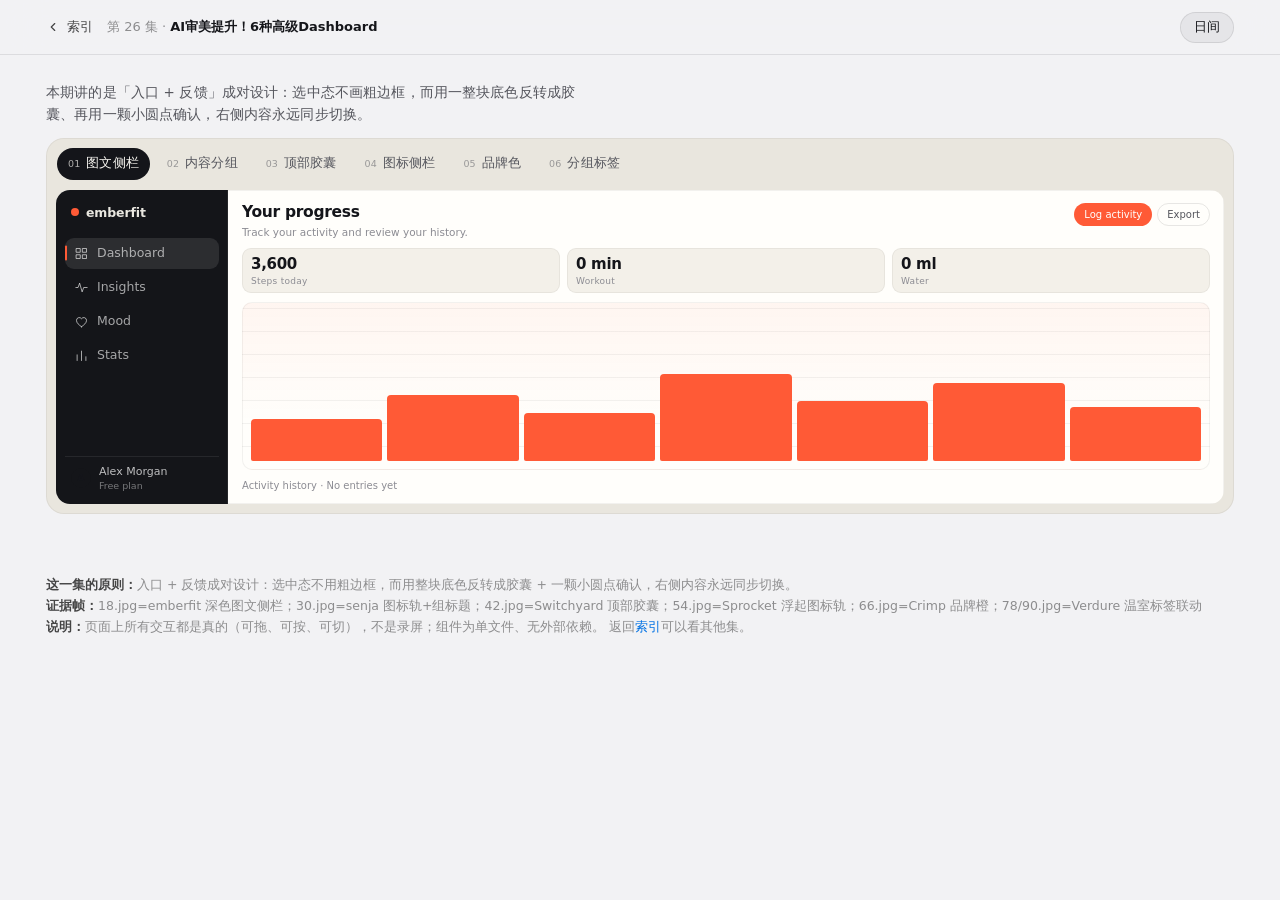
<file: src/pages/ep26.html>
<!DOCTYPE html>
<html lang="zh-CN" data-theme="light">
<head>
<meta charset="utf-8">
<meta name="viewport" content="width=device-width,initial-scale=1">
<title>第 26 集 · AI审美提升！6种高级Dashboard — Interaction Lab</title>
<style>
:root{--ease:cubic-bezier(.16,1,.3,1);--bg:#f2f2f4;--panel:#fff;--ink:#15161a;
  --ink-2:rgba(0,0,0,.72);--ink-3:rgba(0,0,0,.42);--line:rgba(0,0,0,.09);
  --accent:#0071e3;--accent-2:#5ac8fa;--chip:rgba(0,0,0,.05)}
html[data-theme="dark"]{color-scheme:dark;--bg:#08090c;--panel:#131418;--ink:#f2f3f5;
  --ink-2:rgba(255,255,255,.74);--ink-3:rgba(255,255,255,.44);--line:rgba(255,255,255,.12);
  --accent:#2997ff;--accent-2:#64d2ff;--chip:rgba(255,255,255,.08)}
*{box-sizing:border-box}
html,body{margin:0;padding:0;overflow-x:hidden}
body{font-family:system-ui,-apple-system,"Segoe UI",Roboto,"Helvetica Neue",Arial,sans-serif;
  background:var(--bg);color:var(--ink);-webkit-font-smoothing:antialiased;
  transition:background .22s linear,color .22s linear}
.bar{position:sticky;top:0;z-index:90;backdrop-filter:blur(20px) saturate(180%);
  -webkit-backdrop-filter:blur(20px) saturate(180%);
  background:color-mix(in oklab,var(--bg) 82%,transparent);border-bottom:1px solid var(--line)}
.bar .in{max-width:1240px;margin:0 auto;padding:0 26px;height:54px;display:flex;align-items:center;gap:14px}
.back{display:inline-flex;align-items:center;gap:7px;text-decoration:none;color:var(--ink-2);font-size:13px}
.back:hover{color:var(--ink)}
.back svg{width:14px;height:14px;stroke:currentColor;fill:none;stroke-width:2;stroke-linecap:round;stroke-linejoin:round}
.crumb{font-size:13px;color:var(--ink-3)}
.crumb b{color:var(--ink);font-weight:600}
.bar .sp{margin-left:auto}
.toggle{border:1px solid var(--line);background:var(--chip);color:var(--ink);font:inherit;font-size:12.5px;
  padding:6px 13px;border-radius:999px;cursor:pointer;transition:transform .2s var(--ease)}
.toggle:hover{transform:translateY(-1px)}
.stagewrap{max-width:1240px;margin:0 auto;padding:26px 26px 60px}
.note{max-width:1240px;margin:0 auto;padding:0 26px 40px;color:var(--ink-3);font-size:12.5px;line-height:1.7}
.note b{color:var(--ink-2)}
.note a{color:var(--accent);text-decoration:none}
@media (max-width:700px){.stagewrap{padding:14px 12px 40px} .crumb{display:none}}
</style>
<style>
/* 组件修正：ep26 的模拟侧栏原本写成 position:fixed（原片是静态侧栏），
   在整页宽下会脱离模拟框，这里强制回到文档流。 */
.ep26 .rail{position:static}

/* ---------- tokens：默认浅色，父级 data-theme=dark 自动跟随 ---------- */
.ep26{
  --bg:#f3f1ec; --surface:#fffefb; --surface2:#f3f0e9; --wash:rgba(255,90,54,.05);
  --ink:#14151a; --ink2:#55565d; --ink3:#8c8c93; --ink4:#a9a8a0;
  --line:rgba(20,21,26,.10); --line2:rgba(20,21,26,.055); --soft:rgba(20,21,26,.055);
  --stage:#e9e6de; --tabbg:#f7f5f0; --raildark:#141519; --raildark2:#1d2025;
  --accent:#ff5a36; --accent2:#e8492b; --blue:#2f6a86; --green:#2f6b4f;
  --shadow:0 1px 2px rgba(16,17,20,.05), 0 18px 40px -22px rgba(16,17,20,.45);
  --ease:cubic-bezier(.16,1,.3,1);
  font-family:ui-sans-serif,system-ui,-apple-system,"SF Pro Text","Segoe UI",Roboto,"PingFang SC","Hiragino Sans GB","Microsoft YaHei",sans-serif;
  color:var(--ink); -webkit-font-smoothing:antialiased; text-align:left;
}
[data-theme="dark"] .ep26, .ep26[data-theme="dark"]{
  --bg:#0d0f12; --surface:#15171b; --surface2:#1c1f24; --wash:rgba(255,106,69,.07);
  --ink:#f3f1ea; --ink2:#a9a7a1; --ink3:#8f8e94; --ink4:#6e6d74;
  --line:rgba(255,255,255,.11); --line2:rgba(255,255,255,.075); --soft:rgba(255,255,255,.075);
  --stage:#0f1115; --tabbg:#171a1f; --raildark:#0a0c0f; --raildark2:#12151a;
  --accent:#ff6a45; --accent2:#ff5a36;
  --shadow:0 1px 2px rgba(0,0,0,.4), 0 22px 46px -24px rgba(0,0,0,.8);
}
.ep26[data-theme="light"]{
  --bg:#f3f1ec; --surface:#fffefb; --surface2:#f3f0e9; --wash:rgba(255,90,54,.05);
  --ink:#14151a; --ink2:#55565d; --ink3:#8c8c93; --ink4:#a9a8a0;
  --line:rgba(20,21,26,.10); --line2:rgba(20,21,26,.055); --soft:rgba(20,21,26,.055);
  --stage:#e9e6de; --tabbg:#f7f5f0; --raildark:#141519; --raildark2:#1d2025;
  --accent:#ff5a36; --accent2:#e8492b;
  --shadow:0 1px 2px rgba(16,17,20,.05), 0 18px 40px -22px rgba(16,17,20,.45);
}
.ep26 *{box-sizing:border-box;}
.ep26 .sprite{position:absolute;width:0;height:0;overflow:hidden;}

/* ---------- 原则句 + 舞台 ---------- */
.ep26 .principle{margin:0 0 12px;max-width:64ch;font-size:13.5px;line-height:1.65;color:var(--ink2);letter-spacing:.01em;}
.ep26 .stage{position:relative;display:flex;flex-direction:column;gap:10px;height:376px;padding:10px;border-radius:18px;background:var(--stage);box-shadow:inset 0 0 0 1px var(--line2);overflow:hidden;}

/* ---------- 风格切换 tab ---------- */
.ep26 .tabs{display:flex;gap:6px;flex:0 0 auto;overflow-x:auto;scrollbar-width:none;-ms-overflow-style:none;padding:0 1px;}
.ep26 .tabs::-webkit-scrollbar{display:none;}
.ep26 .tab{display:inline-flex;align-items:center;gap:6px;flex:0 0 auto;height:32px;padding:0 11px;border:0;border-radius:999px;background:transparent;color:var(--ink2);font:inherit;font-size:12.5px;line-height:1;letter-spacing:.01em;cursor:pointer;transition:background .3s var(--ease),color .3s var(--ease),transform .3s var(--ease);}
.ep26 .tab i{font-style:normal;font-size:9.5px;opacity:.55;font-variant-numeric:tabular-nums;}
.ep26 .tab:hover{background:var(--soft);color:var(--ink);}
.ep26 .tab:focus-visible{outline:2px solid var(--accent);outline-offset:2px;}
.ep26 .tab.is-on{background:var(--ink);color:var(--tabbg);}
.ep26 .tab.is-on i{opacity:.7;}

/* ---------- 面板切换（opacity + transform） ---------- */
.ep26 .views{position:relative;flex:1;min-height:0;}
.ep26 .view{position:absolute;inset:0;border-radius:14px;overflow:hidden;opacity:0;transform:translateY(10px) scale(.988);pointer-events:none;transition:opacity .32s var(--ease),transform .32s var(--ease);}
.ep26 .view.is-on{opacity:1;transform:none;pointer-events:auto;}
.ep26 .app{display:grid;grid-template-columns:1fr;height:100%;background:var(--surface);color:var(--ink);box-shadow:inset 0 0 0 1px var(--line2);}

/* ---------- 通用组件 ---------- */
.ep26 .ic{width:15px;height:15px;flex:0 0 auto;fill:none;stroke:currentColor;stroke-width:1.6;stroke-linecap:round;stroke-linejoin:round;}

/* 侧栏（01 / 05） */
.ep26 .rail{display:flex;flex-direction:column;gap:4px;padding:11px 9px;background:var(--raildark);color:#e9e7e0;min-width:0;box-shadow:inset -1px 0 0 rgba(255,255,255,.07);}
.ep26 .rail .navs{display:flex;flex-direction:column;gap:3px;margin-top:6px;}
.ep26 .brand{display:flex;align-items:center;gap:7px;padding:4px 6px 8px;font-size:12.5px;font-weight:650;letter-spacing:-.01em;white-space:nowrap;overflow:hidden;}
.ep26 .grdot{width:8px;height:8px;border-radius:50%;background:var(--accent);flex:0 0 auto;}
.ep26 .sel{position:relative;display:flex;align-items:center;gap:8px;width:100%;min-width:0;padding:8px 9px;border:0;border-radius:9px;background:transparent;color:var(--ink2);font:inherit;font-size:12.5px;line-height:1.1;text-align:left;cursor:pointer;transition:background .26s var(--ease),color .26s var(--ease),padding .26s var(--ease);}
.ep26 .sel .tx{white-space:nowrap;overflow:hidden;text-overflow:ellipsis;}
.ep26 .sel:hover{background:var(--soft);color:var(--ink);}
.ep26 .sel:focus-visible{outline:2px solid var(--accent);outline-offset:1px;}
.ep26 .sel.is-on{background:var(--selbg,var(--soft));color:var(--selink,var(--ink));}
.ep26 .rail-dark .sel{color:rgba(255,255,255,.62);}
.ep26 .rail-dark .sel:hover{background:rgba(255,255,255,.07);color:#fff;}
.ep26 .me{display:flex;align-items:center;gap:8px;margin-top:auto;padding:8px 6px 2px;border-top:1px solid rgba(255,255,255,.08);font-size:11px;color:rgba(255,255,255,.72);min-width:0;}
.ep26 .me em{display:block;font-style:normal;font-size:9.5px;color:rgba(255,255,255,.42);margin-top:2px;}
.ep26 .av{display:grid;place-items:center;width:22px;height:22px;border-radius:50%;flex:0 0 auto;background:var(--soft);color:var(--ink);font-size:9.5px;font-weight:650;}
.ep26 .av-sm{width:20px;height:20px;font-size:9px;}

/* 内容区 */
.ep26 .ct{display:flex;flex-direction:column;gap:9px;min-width:0;padding:13px 14px 11px;overflow:hidden;}
.ep26 .ct.is-swap{animation:ep26-swap .3s var(--ease) both;}
.ep26 .hd{display:flex;align-items:flex-start;justify-content:space-between;gap:10px;min-width:0;}
.ep26 h3{margin:0;font-size:15.5px;line-height:1.25;letter-spacing:-.02em;font-weight:660;}
.ep26 .hd p{margin:3px 0 0;font-size:10.5px;line-height:1.35;color:var(--ink3);}
.ep26 .acts{display:flex;gap:5px;flex:0 0 auto;}
.ep26 .btn{padding:5px 9px;border-radius:999px;border:1px solid var(--line);font-size:10px;color:var(--ink2);white-space:nowrap;}
.ep26 .btn-acc{border-color:transparent;background:var(--accent);color:#fff;}

.ep26 .stats{display:grid;grid-template-columns:repeat(3,minmax(0,1fr));gap:7px;}
.ep26 .st{min-width:0;padding:7px 8px 6px;border-radius:9px;border:1px solid var(--line2);background:var(--surface2);}
.ep26 .st b{display:block;font-size:15px;line-height:1.1;letter-spacing:-.02em;font-weight:650;font-variant-numeric:tabular-nums;white-space:nowrap;overflow:hidden;text-overflow:ellipsis;}
.ep26 .st em{display:block;margin-top:3px;font-style:normal;font-size:9px;letter-spacing:.03em;color:var(--ink3);white-space:nowrap;overflow:hidden;text-overflow:ellipsis;}
.ep26 .stats-lg .st b{font-size:19px;}
.ep26 .st-acc{background:var(--accent);border-color:transparent;color:#fff;}
.ep26 .st-acc em{color:rgba(255,255,255,.82);}

.ep26 .bars{flex:1;min-height:40px;display:flex;align-items:flex-end;gap:5px;padding:8px;border-radius:10px;border:1px solid var(--line2);
  background-color:transparent;
  background-image:linear-gradient(180deg,var(--wash),transparent 72%),repeating-linear-gradient(to top,transparent 0 22px,var(--line2) 22px 23px);
  background-position:0 0,0 0;}
.ep26 .bars i{flex:1;height:var(--h);border-radius:4px 4px 2px 2px;background-color:var(--accent);background-image:linear-gradient(180deg,var(--accent),color-mix(in oklab,var(--accent) 42%,transparent));transform-origin:bottom;animation:ep26-bar .5s var(--ease) both;animation-delay:calc(var(--i) * 28ms);}
@keyframes ep26-bar{from{transform:scaleY(.15);opacity:.2}to{transform:scaleY(1);opacity:1}}
@keyframes ep26-swap{from{opacity:.2;transform:translateY(5px)}to{opacity:1;transform:none}}
.ep26 .note{margin:0;padding:0;line-height:1.4;display:flex;align-items:center;gap:7px;font-size:10px;color:var(--ink3);white-space:nowrap;overflow:hidden;text-overflow:ellipsis;}
.ep26 .badge{display:inline-grid;place-items:center;padding:2px 7px;border-radius:999px;background:var(--accent);color:#fff;font-size:10px;font-weight:650;font-variant-numeric:tabular-nums;}

/* 列表 / 卡片 */
.ep26 .rows{display:flex;flex-direction:column;gap:6px;min-height:0;}
.ep26 .row{display:flex;align-items:center;gap:8px;min-width:0;padding:6px 8px;border-radius:9px;border:1px solid var(--line2);background:var(--surface2);}
.ep26 .row div{min-width:0;flex:1;}
.ep26 .row b{display:block;font-size:11px;line-height:1.3;font-weight:600;white-space:nowrap;overflow:hidden;text-overflow:ellipsis;}
.ep26 .row em{display:block;font-style:normal;font-size:9px;line-height:1.4;color:var(--ink3);white-space:nowrap;overflow:hidden;text-overflow:ellipsis;}
.ep26 .cov{width:24px;height:24px;border-radius:7px;flex:0 0 auto;}
.ep26 .c1{background:linear-gradient(150deg,#d8a06a,#8a4a25);}
.ep26 .c2{background:linear-gradient(150deg,#8fa9b8,#3f5566);}
.ep26 .c3{background:linear-gradient(150deg,#c98b7c,#6b3b34);}
.ep26 .c4{background:linear-gradient(150deg,#c9c4b6,#6f6a5c);}
.ep26 .c5{background:linear-gradient(150deg,#a9bcc4,#4f626a);}
.ep26 .tag{padding:2px 6px;border-radius:999px;background:var(--soft);color:var(--ink2);font-size:8.5px;letter-spacing:.02em;white-space:nowrap;flex:0 0 auto;}
.ep26 .tag-hi{background:color-mix(in oklab,var(--accent) 16%,transparent);color:var(--accent);}
.ep26 .dot-ico{display:grid;place-items:center;width:22px;height:22px;border-radius:7px;flex:0 0 auto;background:color-mix(in oklab,var(--accent) 14%,transparent);color:var(--accent);}

/* ---------- 01 图文侧栏 ---------- */
.ep26 .v1{--selbg:rgba(255,255,255,.10); --selink:#fff;}
.ep26 .v1 .app{grid-template-columns:172px minmax(0,1fr);}
.ep26 .v1 .rail{width:172px;}
.ep26 .v1 .sel.is-on::before{content:"";position:absolute;left:0;top:50%;transform:translateY(-50%);width:2px;height:15px;border-radius:2px;background:var(--accent);}

/* ---------- 02 内容分组 ---------- */
.ep26 .v2 .app{grid-template-columns:46px minmax(0,1fr) 118px;background:var(--surface);}
.ep26 .v2 .mini{display:flex;flex-direction:column;align-items:center;gap:4px;padding:11px 0;border-right:1px solid var(--line2);}
.ep26 .v2 .mini .sel{width:30px;height:30px;padding:0;justify-content:center;border-radius:9px;color:var(--ink3);}
.ep26 .v2 .mini .sel.is-on{color:var(--ink);background:var(--soft);}
.ep26 .v2 .mini .sel.is-on::after{content:"";position:absolute;top:3px;right:3px;width:4px;height:4px;border-radius:50%;background:var(--accent);}
.ep26 .eyebrow{margin:0;font-size:8.5px;letter-spacing:.14em;color:var(--ink3);}
.ep26 .v2 h3{font-size:14px;}
.ep26 .pills{display:flex;flex-wrap:wrap;gap:5px;}
.ep26 .pills .sel{width:auto;padding:5px 9px;border-radius:999px;border:1px solid var(--line);font-size:10.5px;color:var(--ink2);background:transparent;}
.ep26 .pills .sel.is-on{background:var(--soft);color:var(--ink);border-color:var(--line);padding-left:20px;}
.ep26 .pills .sel.is-on::before{content:"";position:absolute;left:8px;top:50%;transform:translateY(-50%);width:4px;height:4px;border-radius:50%;background:var(--accent);}
.ep26 .grp{margin:0;font-size:9px;letter-spacing:.1em;color:var(--ink4);text-transform:uppercase;}
.ep26 .sider{padding:13px 10px;border-left:1px solid var(--line2);background:var(--surface2);min-width:0;}
.ep26 .tiles{display:grid;grid-template-columns:1fr 1fr;gap:4px;margin-top:7px;}
.ep26 .tiles span{display:block;padding:8px 4px;border-radius:7px;background:var(--surface);border:1px solid var(--line2);font-size:9px;color:var(--ink2);text-align:center;white-space:nowrap;overflow:hidden;}

/* ---------- 03 顶部胶囊 ---------- */
.ep26 .v3{--selbg:#141519; --selink:#faf7f2;}
[data-theme="dark"] .ep26 .v3, .ep26 .v3[data-theme="dark"]{--selbg:#f3f1ea;--selink:#141519;}
.ep26 .v3 .app{padding:8px;background:var(--surface);}
.ep26 .v3 .topbar{display:flex;align-items:center;gap:10px;padding:6px 10px;border-radius:12px;background:var(--surface2);border:1px solid var(--line2);min-width:0;}
.ep26 .v3 .brand{padding:0;font-size:11.5px;color:var(--ink);}
.ep26 .v3 .topnav{display:flex;align-items:center;gap:2px;flex:1;min-width:0;overflow-x:auto;scrollbar-width:none;}
.ep26 .v3 .topnav::-webkit-scrollbar{display:none;}
.ep26 .v3 .topnav .sel{width:auto;flex:0 0 auto;padding:6px 11px;border-radius:999px;font-size:11px;color:var(--ink2);}
.ep26 .v3 .topnav .sel.is-on{font-weight:560;}
.ep26 .v3 .tools{display:flex;align-items:center;gap:8px;flex:0 0 auto;}
.ep26 .v3 .chip{display:inline-flex;align-items:center;gap:4px;padding:4px 8px;border-radius:999px;border:1px solid var(--line);font-size:9.5px;color:var(--ink2);}
.ep26 .v3 .chip .ic{width:11px;height:11px;}
.ep26 .v3 .ct{padding:11px 8px 9px;}
.ep26 .chips{display:flex;gap:5px;overflow:hidden;}
.ep26 .chp{display:flex;align-items:baseline;gap:4px;flex:1;min-width:0;padding:4px 7px;border-radius:7px;background:var(--surface2);border:1px solid var(--line2);}
.ep26 .chp i{font-style:normal;font-size:8px;letter-spacing:.04em;color:var(--ink3);white-space:nowrap;overflow:hidden;text-overflow:ellipsis;}
.ep26 .chp b{font-size:10px;font-weight:650;font-variant-numeric:tabular-nums;}
.ep26 .chp.is-hot{background:color-mix(in oklab,var(--accent) 12%,transparent);border-color:color-mix(in oklab,var(--accent) 26%,transparent);}
.ep26 .chp.is-hot b{color:var(--accent);}

/* ---------- 04 极简图标侧栏（浮轨） ---------- */
.ep26 .v4 .app{position:relative;grid-template-columns:minmax(0,1fr);}
.ep26 .rail-float{position:absolute;left:10px;top:10px;bottom:10px;width:50px;padding:8px 6px;border-radius:13px;background:var(--surface);color:var(--ink3);border:1px solid var(--line2);box-shadow:var(--shadow);align-items:center;justify-content:flex-start;z-index:2;}
.ep26 .rail-float .mark{display:grid;place-items:center;width:26px;height:26px;border-radius:8px;background:var(--ink);color:var(--surface);margin-bottom:4px;}
.ep26 .rail-float .mark .ic{width:14px;height:14px;}
.ep26 .rail-float .navs{width:100%;align-items:center;}
.ep26 .rail-float .sel{width:34px;height:32px;padding:0;justify-content:center;border-radius:9px;color:var(--ink3);}
.ep26 .rail-float .sel:hover{color:var(--ink);}
.ep26 .rail-float .sel.is-on{background:var(--soft);color:var(--ink);}
.ep26 .rail-float .sel.is-on::before{content:"";position:absolute;left:-6px;top:50%;transform:translateY(-50%);width:3px;height:15px;border-radius:2px;background:var(--ink);}
.ep26 .rail-float .sel.is-on::after{content:"";position:absolute;top:4px;right:4px;width:5px;height:5px;border-radius:50%;background:var(--accent);}
.ep26 .rail-float .av{margin-top:auto;}
.ep26 .ct-indent{padding-left:70px;}
.ep26 .cards{display:grid;grid-template-columns:repeat(3,minmax(0,1fr));gap:6px;}
.ep26 .card{position:relative;min-width:0;padding:7px 8px 8px;border-radius:9px;border:1px solid var(--line2);background:var(--surface2);overflow:hidden;}
.ep26 .card em{display:block;font-style:normal;font-size:8.5px;letter-spacing:.04em;color:var(--ink3);}
.ep26 .card b{display:block;margin-top:2px;font-size:17px;line-height:1.05;letter-spacing:-.03em;font-weight:660;font-variant-numeric:tabular-nums;}
.ep26 .card .tag{position:absolute;right:6px;bottom:6px;font-size:8px;}
.ep26 .card.is-acc{background:var(--accent);border-color:transparent;color:#fff;}
.ep26 .card.is-acc em,.ep26 .card.is-acc .tag{color:rgba(255,255,255,.85);}
.ep26 .card.is-acc .tag{background:rgba(0,0,0,.18);}
.ep26 .card.is-soft{background:color-mix(in oklab,var(--blue) 14%,var(--surface));}
.ep26 .card.is-dark{background:#1a1d22;border-color:transparent;color:#f2f0ea;}
.ep26 .card.is-dark em,.ep26 .card.is-dark .tag{color:rgba(255,255,255,.6);}

/* ---------- 05 品牌色侧栏 ---------- */
.ep26 .v5{--selbg:var(--accent); --selink:#fff;}
.ep26 .v5 .app{grid-template-columns:58px minmax(0,1fr);background:#171a1f;color:#f3f1ea;
  --surface:#171a1f; --surface2:#1f232a; --line:rgba(255,255,255,.10); --line2:rgba(255,255,255,.07);
  --ink:#f3f1ea; --ink2:#a8a6a0; --ink3:#7c7a75; --ink4:#5d5b57; --soft:rgba(255,255,255,.07);}
.ep26 .rail-brand{width:58px;padding:9px 5px;background:#101216;align-items:center;border-right:1px solid rgba(255,255,255,.06);}
.ep26 .rail-brand .mark{display:grid;place-items:center;width:24px;height:24px;border-radius:7px;background:color-mix(in oklab,var(--accent) 18%,transparent);color:var(--accent);margin-bottom:6px;}
.ep26 .rail-brand .navs{width:100%;flex:1;align-items:center;}
.ep26 .rail-brand .sel{width:38px;height:34px;padding:0;justify-content:center;border-radius:11px;color:rgba(255,255,255,.48);}
.ep26 .rail-brand .sel:hover{color:#fff;}
.ep26 .rail-brand .sel.is-on{color:#fff;}
.ep26 .rail-brand .sel.is-on::after{content:"";position:absolute;left:-6px;top:50%;transform:translateY(-50%);width:3px;height:16px;border-radius:2px;background:var(--accent);}
.ep26 .rail-brand .av{background:rgba(255,255,255,.1);color:#fff;}

/* ---------- 06 分组标签顶栏 ---------- */
.ep26 .v6{--selbg:var(--soft); --selink:var(--ink);}
.ep26 .v6 .app{padding:8px;}
.ep26 .v6 .topbar{display:flex;align-items:center;gap:8px;padding:7px 10px;border-radius:12px;background:var(--surface2);border:1px solid var(--line2);min-width:0;}
.ep26 .v6 .brand{padding:0;font-size:11.5px;color:var(--ink);gap:6px;}
.ep26 .vd{display:grid;place-items:center;width:18px;height:18px;border-radius:5px;background:var(--ink);color:var(--surface);font-size:8px;font-weight:700;letter-spacing:-.02em;}
.ep26 .sheds{display:flex;align-items:center;gap:3px;flex:1;min-width:0;overflow-x:auto;scrollbar-width:none;}
.ep26 .sheds::-webkit-scrollbar{display:none;}
.ep26 .sheds .sel{width:auto;flex:0 0 auto;gap:6px;padding:5px 10px;border-radius:999px;font-size:10.5px;color:var(--ink2);}
.ep26 .sheds .sel.is-on{padding-left:19px;box-shadow:inset 0 0 0 1px var(--line);}
.ep26 .sheds .sel.is-on::before{content:"";position:absolute;left:9px;top:50%;transform:translateY(-50%);width:4px;height:4px;border-radius:50%;background:var(--accent);}
.ep26 .v6 .tools{display:flex;align-items:center;gap:7px;flex:0 0 auto;color:var(--ink3);}
.ep26 .ico{display:grid;place-items:center;}
.ep26 .ico .ic{width:13px;height:13px;}
.ep26 .v6 .ct{padding:11px 8px 9px;}

/* ---------- 窄屏降级：侧栏收成图标轨，绝不横向溢出 ---------- */
@media (max-width:620px){
  .ep26 .stage{height:374px;padding:8px;gap:8px;border-radius:15px;}
  .ep26 .tab{height:30px;padding:0 8px;font-size:11px;}
  .ep26 .tab i{font-size:8.5px;}
  .ep26 .tabs{gap:5px;}
  .ep26 .ct{padding:11px 10px 9px;gap:8px;}
  .ep26 h3{font-size:14px;}
  .ep26 .v1 .app{grid-template-columns:54px minmax(0,1fr);}
  .ep26 .v1 .rail{width:54px;padding:8px 5px;align-items:center;}
  .ep26 .rail .brand{font-size:1px;gap:0;padding:2px 0 8px;justify-content:center;}
  .ep26 .rail .brand .grdot{width:10px;height:10px;}
  .ep26 .v1 .sel,.ep26 .v1 .me .tx{width:34px;height:32px;padding:0;justify-content:center;}
  .ep26 .rail .tx{display:none;}
  .ep26 .v1 .sel.is-on::before{left:-1px;height:14px;}
  .ep26 .me{justify-content:center;padding:8px 0 2px;}
  .ep26 .v2 .app{grid-template-columns:42px minmax(0,1fr);}
  .ep26 .v2 .sider{display:none;}
  .ep26 .v3 .acts,.ep26 .act{display:none;}
  .ep26 .v3 .chip{display:none;}
  .ep26 .v1 .acts{display:none;}
  .ep26 .stats{gap:5px;}
  .ep26 .st{padding:6px 7px 5px;}
  .ep26 .st b{font-size:13.5px;}
  .ep26 .stats-lg .st b{font-size:16px;}
  .ep26 .ct-indent{padding-left:60px;}
  .ep26 .rail-float{left:8px;top:8px;bottom:8px;width:44px;padding:6px 4px;}
  .ep26 .rail-float .sel{width:32px;height:30px;}
  .ep26 .v5 .app{grid-template-columns:50px minmax(0,1fr);}
  .ep26 .rail-brand{width:50px;padding:7px 4px;}
  .ep26 .rail-brand .sel{width:34px;height:32px;}
  .ep26 .card b{font-size:15px;}
  .ep26 .v6 .brand{font-size:1px;gap:0;}
  .ep26 .v6 .brand .vd{font-size:8px;}
  .ep26 .sheds .sel{padding:5px 8px;font-size:10px;}
}
@media (max-width:520px){
  .ep26 .tabs{gap:5px;}
  .ep26 .tab{padding:0 7px;font-size:10.8px;}
  .ep26 .tab i{display:none;}
}
@media (max-width:400px){
  .ep26 .tabs{gap:4px;}
  .ep26 .tab{height:29px;padding:0 6px;font-size:10.5px;}
  .ep26 .tab i{display:none;}
  .ep26 .chips .chp:nth-child(4){display:none;}
  .ep26 .v3 .topnav .sel{padding:5px 7px;font-size:10px;}
  .ep26 .v6 .sheds .sel{padding:5px 7px;}
}
@media (max-width:370px){
  .ep26 .tabs{gap:4px;}
  .ep26 .tab{padding:0 5px;font-size:10px;}
  .ep26 .ct{padding:10px 9px 8px;}
}
@media (prefers-reduced-motion:reduce){
  .ep26 *,.ep26 *::before,.ep26 *::after{transition-duration:.001ms !important;animation:none !important;}
  .ep26 .bars i{height:var(--h);transform:none;}
}
</style>
</head>
<body>
<div class="bar"><div class="in">
  <a class="back" href="index.html"><svg viewBox="0 0 24 24"><path d="M15 18l-6-6 6-6"/></svg>索引</a>
  <span class="crumb">第 26 集 · <b>AI审美提升！6种高级Dashboard</b></span>
  <span class="sp"></span>
  <button class="toggle" id="theme"><span>日间</span></button>
</div></div>
<div class="stagewrap">
<section class="demo ep26" data-slug="ep26-dashboard-menu" data-ep="26" data-title="6 种高级 Dashboard 菜单" data-tags="导航|选中态|Dashboard|分组|胶囊">
  <svg class="sprite" aria-hidden="true" focusable="false">
    <symbol id="ep26-i-home" viewBox="0 0 24 24"><path d="M3.5 10.5 12 3.5l8.5 7V20a.5.5 0 0 1-.5.5h-5V14h-6v6.5H4a.5.5 0 0 1-.5-.5z"/></symbol>
    <symbol id="ep26-i-grid" viewBox="0 0 24 24"><path d="M4 4h6v6H4zM14 4h6v6h-6zM4 14h6v6H4zM14 14h6v6h-6z"/></symbol>
    <symbol id="ep26-i-pulse" viewBox="0 0 24 24"><path d="M3 12h3.5l2.5-7 4 14 2.5-7H21"/></symbol>
    <symbol id="ep26-i-heart" viewBox="0 0 24 24"><path d="M12 20.4C8 17.6 4 14.2 4 10.4A4.4 4.4 0 0 1 12 7.6a4.4 4.4 0 0 1 8 2.8c0 3.8-4 7.2-8 10z"/></symbol>
    <symbol id="ep26-i-bars" viewBox="0 0 24 24"><path d="M5 20V11M12 20V5M19 20v-6"/></symbol>
    <symbol id="ep26-i-user" viewBox="0 0 24 24"><circle cx="12" cy="8" r="3.2"/><path d="M5 20.2c0-3.5 3.1-5.6 7-5.6s7 2.1 7 5.6"/></symbol>
    <symbol id="ep26-i-gear" viewBox="0 0 24 24"><circle cx="12" cy="12" r="3"/><path d="M12 3v2.3M12 18.7V21M3 12h2.3M18.7 12H21M5.6 5.6l1.7 1.7M16.7 16.7l1.7 1.7M18.4 5.6l-1.7 1.7M7.3 16.7l-1.7 1.7"/></symbol>
    <symbol id="ep26-i-search" viewBox="0 0 24 24"><circle cx="11" cy="11" r="6.5"/><path d="M16 16l4.5 4.5"/></symbol>
    <symbol id="ep26-i-bell" viewBox="0 0 24 24"><path d="M6 10.5a6 6 0 0 1 12 0c0 3.8 1.4 5.3 1.4 5.3h-14.8S6 14.3 6 10.5zM10 19a2 2 0 0 0 4 0"/></symbol>
    <symbol id="ep26-i-cal" viewBox="0 0 24 24"><path d="M4 6.5h16V20H4zM4 10.5h16M8.5 3.6v4M15.5 3.6v4"/></symbol>
    <symbol id="ep26-i-layers" viewBox="0 0 24 24"><path d="M12 3.5 21 8l-9 4.5L3 8zM3 12.5l9 4.5 9-4.5M3 16.5l9 4.5 9-4.5"/></symbol>
    <symbol id="ep26-i-box" viewBox="0 0 24 24"><path d="M12 3.5 20.5 8v8L12 20.5 3.5 16V8zM3.5 8 12 12.5 20.5 8M12 12.5v8"/></symbol>
    <symbol id="ep26-i-truck" viewBox="0 0 24 24"><path d="M2.5 6.5h11v10h-11zM13.5 9.5h4l3.5 3.5v3.5h-7.5"/></symbol>
    <symbol id="ep26-i-flame" viewBox="0 0 24 24"><path d="M12 3.4c3 4 5 5.6 5 9.1a5 5 0 0 1-10 0c0-2 1-3.6 2.5-5 .4 1.5 1 2 2.5 2.5-.6-2.6-.6-4.6 0-6.6z"/></symbol>
    <symbol id="ep26-i-leaf" viewBox="0 0 24 24"><path d="M20 4c-9 0-15 4-15 10a5 5 0 0 0 5 5c6 0 10-6 10-15zM5 19C7 13 11 9 17 7"/></symbol>
    <symbol id="ep26-i-drop" viewBox="0 0 24 24"><path d="M12 3.4s6 6.6 6 10.6a6 6 0 0 1-12 0c0-4 6-10.6 6-10.6z"/></symbol>
    <symbol id="ep26-i-mic" viewBox="0 0 24 24"><rect x="9" y="3" width="6" height="11" rx="3"/><path d="M6 11a6 6 0 0 0 12 0M12 17v3.5M8.5 20.5h7"/></symbol>
    <symbol id="ep26-i-clock" viewBox="0 0 24 24"><circle cx="12" cy="12" r="8"/><path d="M12 7.5V12l3.4 2"/></symbol>
    <symbol id="ep26-i-spark" viewBox="0 0 24 24"><path d="M12 3.5l1.9 5.1 5.1 1.9-5.1 1.9L12 17.5l-1.9-5.1L5 10.5l5.1-1.9z"/></symbol>
    <symbol id="ep26-i-folder" viewBox="0 0 24 24"><path d="M3.5 7h6l2 2.5h9V19H3.5z"/></symbol>
    <symbol id="ep26-i-dumb" viewBox="0 0 24 24"><path d="M4 9v6M7 7.5v9M17 7.5v9M20 9v6M7 12h10"/></symbol>
    <symbol id="ep26-i-plant" viewBox="0 0 24 24"><path d="M12 20.5V11M12 11c0-3.5-2.5-6-6-6 0 3.5 2.5 6 6 6zM12 12.5c0-3.5 2.5-6 6-6 0 3.5-2.5 6-6 6z"/></symbol>
  </svg>

  <p class="principle">本期讲的是「入口 + 反馈」成对设计：选中态不画粗边框，而用一整块底色反转成胶囊、再用一颗小圆点确认，右侧内容永远同步切换。</p>

  <div class="stage">
    <div class="tabs" role="tablist" aria-label="6 种 Dashboard 菜单风格">
      <button class="tab is-on" id="ep26-t1" role="tab" aria-selected="true" aria-controls="ep26-p1" tabindex="0"><i>01</i>图文侧栏</button>
      <button class="tab" id="ep26-t2" role="tab" aria-selected="false" aria-controls="ep26-p2" tabindex="-1"><i>02</i>内容分组</button>
      <button class="tab" id="ep26-t3" role="tab" aria-selected="false" aria-controls="ep26-p3" tabindex="-1"><i>03</i>顶部胶囊</button>
      <button class="tab" id="ep26-t4" role="tab" aria-selected="false" aria-controls="ep26-p4" tabindex="-1"><i>04</i>图标侧栏</button>
      <button class="tab" id="ep26-t5" role="tab" aria-selected="false" aria-controls="ep26-p5" tabindex="-1"><i>05</i>品牌色</button>
      <button class="tab" id="ep26-t6" role="tab" aria-selected="false" aria-controls="ep26-p6" tabindex="-1"><i>06</i>分组标签</button>
    </div>

    <div class="views">
      <!-- 01 图文侧栏 -->
      <div class="view v1 is-on" id="ep26-p1" role="tabpanel" aria-labelledby="ep26-t1" data-panel="v1">
        <div class="app">
          <aside class="rail rail-dark">
            <div class="brand"><span class="grdot"></span>emberfit</div>
            <nav class="navs" aria-label="emberfit">
              <button class="sel is-on" data-k="k1" aria-current="true"><svg class="ic"><use href="#ep26-i-grid"/></svg><span class="tx">Dashboard</span></button>
              <button class="sel" data-k="k2"><svg class="ic"><use href="#ep26-i-pulse"/></svg><span class="tx">Insights</span></button>
              <button class="sel" data-k="k3"><svg class="ic"><use href="#ep26-i-heart"/></svg><span class="tx">Mood</span></button>
              <button class="sel" data-k="k4"><svg class="ic"><use href="#ep26-i-bars"/></svg><span class="tx">Stats</span></button>
            </nav>
            <div class="me"><span class="av av-sm">A</span><span class="tx">Alex Morgan<em>Free plan</em></span></div>
          </aside>
          <div class="ct">
            <div class="hd">
              <div><h3 data-b="t">Your progress</h3><p data-b="s">Track your activity and review your history.</p></div>
              <div class="acts"><span class="btn btn-acc">Log activity</span><span class="btn">Export</span></div>
            </div>
            <div class="stats">
              <div class="st"><b data-b="v0">3,600</b><em data-b="l0">Steps today</em></div>
              <div class="st"><b data-b="v1">0 min</b><em data-b="l1">Workout</em></div>
              <div class="st"><b data-b="v2">0 ml</b><em data-b="l2">Water</em></div>
            </div>
            <div class="bars" data-bars data-h="28 44 32 58 40 52 36"></div>
            <p class="note" data-b="note">Activity history · No entries yet</p>
          </div>
        </div>
      </div>

      <!-- 02 内容分组 -->
      <div class="view v2" id="ep26-p2" role="tabpanel" aria-labelledby="ep26-t2" data-panel="v2">
        <div class="app">
          <aside class="mini" aria-label="senja">
            <button class="sel is-on" data-k="k1" aria-current="true" aria-label="发现"><svg class="ic"><use href="#ep26-i-home"/></svg></button>
            <button class="sel" data-k="k2" aria-label="搜索"><svg class="ic"><use href="#ep26-i-search"/></svg></button>
            <button class="sel" data-k="k3" aria-label="收藏"><svg class="ic"><use href="#ep26-i-folder"/></svg></button>
            <button class="sel" data-k="k4" aria-label="我的"><svg class="ic"><use href="#ep26-i-user"/></svg></button>
          </aside>
          <div class="ct">
            <p class="eyebrow">DISCOVER · 发现</p>
            <h3 data-b="t">Rekomendasi</h3>
            <div class="pills">
              <button class="sel is-on" data-k="k1" aria-current="true">Trending</button>
              <button class="sel" data-k="k2">Untuk Penggemar</button>
              <button class="sel" data-k="k3">Terbaru</button>
            </div>
            <p class="grp">Populer Hari Ini</p>
            <div class="rows">
              <div class="row"><span class="cov c1"></span><div><b data-b="r0">Pengembara Senja</b><em>Senja · 34:30</em></div></div>
              <div class="row"><span class="cov c2"></span><div><b data-b="r1">Memaknai arti sebuah perjalanan</b><em>Senja · 28:10</em></div></div>
              <div class="row"><span class="cov c3"></span><div><b data-b="r2">Pencarian arah pulang</b><em>Senja · 41:02</em></div></div>
            </div>
            <p class="note" data-b="note">Kategori 20 · 6 个分组</p>
          </div>
          <aside class="sider">
            <p class="grp">Kategori</p>
            <div class="tiles"><span>Podcast</span><span>Inspirasi</span><span>Prestasi</span><span>Sosial</span><span>Tidur</span><span>Lainnya</span></div>
          </aside>
        </div>
      </div>

      <!-- 03 顶部胶囊 -->
      <div class="view v3" id="ep26-p3" role="tabpanel" aria-labelledby="ep26-t3" data-panel="v3">
        <div class="app">
          <div class="topbar">
            <div class="brand"><span class="grdot"></span>Switchyard</div>
            <nav class="topnav" aria-label="Switchyard">
              <button class="sel is-on" data-k="k1" aria-current="true">Dashboard</button>
              <button class="sel" data-k="k2">Shoots</button>
              <button class="sel" data-k="k3">Stages</button>
              <button class="sel" data-k="k4">Crew</button>
            </nav>
            <div class="tools"><span class="chip"><svg class="ic"><use href="#ep26-i-gear"/></svg>Setting</span><span class="av av-sm">A</span></div>
          </div>
          <div class="ct">
            <div class="hd"><div><h3 data-b="t">Welcome in, Stage 03</h3><p data-b="s">今天有 6 个 setup 待确认</p></div></div>
            <div class="chips">
              <span class="chp"><i>Prep</i><b data-b="c0">18%</b></span>
              <span class="chp is-hot"><i>Shooting</i><b data-b="c1">42%</b></span>
              <span class="chp"><i>Turnaround</i><b data-b="c2">26%</b></span>
              <span class="chp"><i>Idle</i><b data-b="c3">10%</b></span>
            </div>
            <div class="stats">
              <div class="st"><b data-b="v0">14</b><em data-b="l0">Shoot days</em></div>
              <div class="st"><b data-b="v1">32</b><em data-b="l1">Setups</em></div>
              <div class="st"><b data-b="v2">4</b><em data-b="l2">Stages live</em></div>
            </div>
            <div class="bars" data-bars data-h="36 52 30 64 46 58 42"></div>
            <p class="note" data-b="note">开机前检查 2/8 已完成</p>
          </div>
        </div>
      </div>

      <!-- 04 极简图标侧栏 -->
      <div class="view v4" id="ep26-p4" role="tabpanel" aria-labelledby="ep26-t4" data-panel="v4">
        <div class="app">
          <aside class="rail rail-float" aria-label="sprocket">
            <span class="mark"><svg class="ic"><use href="#ep26-i-box"/></svg></span>
            <nav class="navs">
              <button class="sel is-on" data-k="k1" aria-current="true" aria-label="概览"><svg class="ic"><use href="#ep26-i-grid"/></svg></button>
              <button class="sel" data-k="k2" aria-label="零件"><svg class="ic"><use href="#ep26-i-layers"/></svg></button>
              <button class="sel" data-k="k3" aria-label="物流"><svg class="ic"><use href="#ep26-i-truck"/></svg></button>
              <button class="sel" data-k="k4" aria-label="设置"><svg class="ic"><use href="#ep26-i-gear"/></svg></button>
            </nav>
            <span class="av av-sm">A</span>
          </aside>
          <div class="ct ct-indent">
            <div class="hd"><div><h3 data-b="t">Parts</h3><p data-b="s">Warehouse: Taichung DC · Frames</p></div></div>
            <div class="cards">
              <div class="card is-acc"><em>Orders</em><b data-b="v0">94</b><span class="tag">3 urgent</span></div>
              <div class="card is-soft"><em>Stock</em><b data-b="v1">732</b><span class="tag">units</span></div>
              <div class="card is-dark"><em>Recorders</em><b data-b="v2">7</b><span class="tag">on hand</span></div>
            </div>
            <div class="rows">
              <div class="row"><span class="cov c4"></span><div><b data-b="r0">Helix Crankset 170</b><em>Vanta · Drivetrain</em></div><span class="tag tag-hi">High</span></div>
              <div class="row"><span class="cov c5"></span><div><b data-b="r1">Martin Road Frame S4</b><em>Cirro · Frames</em></div><span class="tag">Low</span></div>
            </div>
            <p class="note" data-b="note">14 items · 8410 g</p>
          </div>
        </div>
      </div>

      <!-- 05 品牌色侧栏 -->
      <div class="view v5" id="ep26-p5" role="tabpanel" aria-labelledby="ep26-t5" data-panel="v5">
        <div class="app">
          <aside class="rail rail-brand" aria-label="crimp">
            <span class="mark"><svg class="ic"><use href="#ep26-i-dumb"/></svg></span>
            <nav class="navs">
              <button class="sel is-on" data-k="k1" aria-current="true" aria-label="总览"><svg class="ic"><use href="#ep26-i-grid"/></svg></button>
              <button class="sel" data-k="k2" aria-label="日历"><svg class="ic"><use href="#ep26-i-cal"/></svg></button>
              <button class="sel" data-k="k3" aria-label="评级"><svg class="ic"><use href="#ep26-i-flame"/></svg></button>
              <button class="sel" data-k="k4" aria-label="设置"><svg class="ic"><use href="#ep26-i-gear"/></svg></button>
            </nav>
            <span class="av av-sm">A</span>
          </aside>
          <div class="ct">
            <div class="hd"><div><h3 data-b="t">训练总览</h3><p data-b="s">本周目标 7 小时 · 完成 24.7%</p></div></div>
            <div class="stats stats-lg">
              <div class="st"><b data-b="v0">33 分</b><em data-b="l0">本次训练</em></div>
              <div class="st"><b data-b="v1">26h40</b><em data-b="l1">本月合计</em></div>
              <div class="st"><b data-b="v2">42 次</b><em data-b="l2">完成训练</em></div>
            </div>
            <div class="bars" data-bars data-h="44 68 30 74 52 60 38"></div>
            <p class="note"><span class="badge">811</span><span data-b="note">荣耀评级 · 超过 80% 用户</span></p>
          </div>
        </div>
      </div>

      <!-- 06 分组标签顶栏 -->
      <div class="view v6" id="ep26-p6" role="tabpanel" aria-labelledby="ep26-t6" data-panel="v6">
        <div class="app">
          <div class="topbar">
            <div class="brand"><span class="vd">Vd</span>Verdure</div>
            <nav class="sheds" aria-label="温室">
              <button class="sel is-on" data-k="k1" aria-current="true">A 棚</button>
              <button class="sel" data-k="k2">B 棚</button>
              <button class="sel" data-k="k3">C 棚</button>
              <button class="sel" data-k="k4">D 棚</button>
            </nav>
            <div class="tools">
              <span class="ico"><svg class="ic"><use href="#ep26-i-search"/></svg></span>
              <span class="ico"><svg class="ic"><use href="#ep26-i-bell"/></svg></span>
              <span class="av av-sm">A</span>
            </div>
          </div>
          <div class="ct">
            <div class="hd"><div><h3 data-b="t">A 棚 · 果类</h3><p data-b="s">本轮第 12 天 · 苗床 140 孔</p></div></div>
            <div class="stats">
              <div class="st st-acc"><b data-b="v0">1,284.6</b><em data-b="l0">本季收获 kg</em></div>
              <div class="st"><b data-b="v1">87%</b><em data-b="l1">存活率</em></div>
              <div class="st"><b data-b="v2">D-21</b><em data-b="l2">剩余天数</em></div>
            </div>
            <div class="rows">
              <div class="row"><span class="dot-ico"><svg class="ic"><use href="#ep26-i-drop"/></svg></span><div><b data-b="r0">09:14 阀门 V2 已排程</b><em>预计水量 8.8 l</em></div></div>
              <div class="row"><span class="dot-ico"><svg class="ic"><use href="#ep26-i-leaf"/></svg></span><div><b data-b="r1">10:30 落蔓打叶 · 12 min</b><em>A7 / A9 苗床</em></div></div>
            </div>
            <p class="note" data-b="note">今日 7 项农事 · 最近更新 12 分钟前</p>
          </div>
        </div>
      </div>
    </div>
  </div>
</section>
</div>
<div class="note">
  <b>这一集的原则：</b>入口 + 反馈成对设计：选中态不用粗边框，而用整块底色反转成胶囊 + 一颗小圆点确认，右侧内容永远同步切换。<br>
  <b>证据帧：</b>18.jpg=emberfit 深色图文侧栏；30.jpg=senja 图标轨+组标题；42.jpg=Switchyard 顶部胶囊；54.jpg=Sprocket 浮起图标轨；66.jpg=Crimp 品牌橙；78/90.jpg=Verdure 温室标签联动<br>
  <b>说明：</b>页面上所有交互都是真的（可拖、可按、可切），不是录屏；组件为单文件、无外部依赖。
  返回<a href="index.html">索引</a>可以看其他集。
</div>
<script>
(function(){
  var root=document.documentElement, l=document.querySelector('#theme span');
  function set(t){root.setAttribute('data-theme',t); l.textContent=(t==='dark'?'夜间':'日间');
    try{localStorage.setItem('il-site-theme',t)}catch(e){}}
  var s=null; try{s=localStorage.getItem('il-site-theme')}catch(e){}
  set(s||(matchMedia('(prefers-color-scheme: dark)').matches?'dark':'light'));
  document.getElementById('theme').onclick=function(){set(root.getAttribute('data-theme')==='dark'?'light':'dark')};
})();
</script>
<script>

(function () {
  var root = document.querySelector('.ep26');
  if (!root) return;
  var tabs = Array.prototype.slice.call(root.querySelectorAll('.tab'));
  var views = Array.prototype.slice.call(root.querySelectorAll('.view'));
  var reduce = window.matchMedia('(prefers-reduced-motion: reduce)').matches;

  /* 内容数据：每种菜单风格 × 每个入口的联动内容 */
  var D = {
    v1: {
      k1: { t:'Your progress', s:'Track your activity and review your history.', st:[['Steps today','3,600'],['Workout','0 min'],['Water','0 ml']], n:'Activity history · No entries yet', b:[28,44,32,58,40,52,36] },
      k2: { t:'Insights', s:'本周日均 4,280 步，比上周高 12%。', st:[['Weekly avg','4,280'],['Streak','6 天'],['Best day','周三']], n:'再记录 2 天解锁趋势对比', b:[40,55,34,62,48,70,44] },
      k3: { t:'Mood', s:'今天的心情还没有记录。', st:[['Mood','—'],['Notes','0 条'],['Monthly avg','3.4/5']], n:'一键记录只需 3 秒', b:[20,34,52,44,60,38,26] },
      k4: { t:'Stats', s:'近 30 天训练分布。', st:[['Sessions','18'],['Volume','8.2 t'],['PR','3 次']], n:'上次更新 · 2 小时前', b:[52,36,64,42,58,30,48] }
    },
    v2: {
      k1: { t:'Rekomendasi', s:'', st:null, n:'Kategori 20 · 6 个分组', r:['Pengembara Senja','Memaknai arti sebuah perjalanan','Pencarian arah pulang'] },
      k2: { t:'Untuk Penggemar', s:'', st:null, n:'根据你收藏的 12 个节目', r:['Suara dari timur','Ruang untuk mendengarkan','Catatan perjalanan'] },
      k3: { t:'Terbaru', s:'', st:null, n:'最近 7 天更新 · 18 集', r:['Musim baru · 第 4 集','Sorotan pekan ini','Tanya jawab pendengar'] },
      k4: { t:'Koleksi', s:'', st:null, n:'3 个播放列表 · 42 集', r:['Disimpan · 12 集','Didengar nanti · 8 集','Arsip · 22 集'] }
    },
    v3: {
      k1: { t:'Welcome in, Stage 03', s:'今天有 6 个 setup 待确认', st:[['Shoot days','14'],['Setups','32'],['Stages live','4']], c:['18%','42%','26%','10%'], n:'开机前检查 2/8 已完成', b:[36,52,30,64,46,58,42] },
      k2: { t:'Shoots, 4 组在拍', s:'秋冬菜单 · 静物 09:30 开机', st:[['Today','4'],['Wrapped','12'],['Overtime','1']], c:['0%','63%','22%','15%'], n:'下一场 14:20 · 白棚摆盘', b:[58,40,72,34,50,66,44] },
      k3: { t:'Stages, 3 个棚在用', s:'Stage 03 转场中 · 预计 40 分钟', st:[['Live','3'],['Idle','1'],['Turnover','2']], c:['22%','48%','18%','12%'], n:'Stage 03 换景清单 5/9', b:[30,46,38,56,42,34,60] },
      k4: { t:'Crew, 18 人在岗', s:'Call time 07:30 · 灯光组缺 1 名助理', st:[['On set','18'],['Call time','07:30'],['Open roles','2']], c:['10%','70%','15%','5%'], n:'本周工时 286 h · 超时 4 h', b:[44,36,52,40,62,48,34] }
    },
    v4: {
      k1: { t:'Parts', s:'Warehouse: Taichung DC · Frames', st:[['Orders','94'],['Stock','732'],['Recorders','7']], r:['Helix Crankset 170','Martin Road Frame S4'], r2:['Vanta · Drivetrain','Cirro · Frames'], n:'14 items · 8410 g' },
      k2: { t:'Parts 全表', s:'248 个 SKU · 12 个品类', st:[['SKU','248'],['Low','31'],['New','6']], r:['Strada Disc Rotor 160','Ridge Wheeljet 700c'], r2:['Vanta · Brakes','Aeris · Wheels'], n:'按周转率排序 · 5 条高需求' },
      k3: { t:'Logistics', s:'Taichung → Rotterdam · ETA Nov 18', st:[['In transit','32'],['Late','1'],['Arrived','18']], r:['A frame container is running late','Drift Chain 118L'], r2:['ETA 延迟 6 小时','Vanta · Drivetrain'], n:'在途 32 箱 · 1 箱延迟' },
      k4: { t:'Settings', s:'仓库与权限', st:[['Users','9'],['Warehouses','3'],['Rules','14']], r:['Taichung DC · 主仓','Rotterdam · 分仓'], r2:['1,204 件在库','318 件在库'], n:'上次同步 · 4 分钟前' }
    },
    v5: {
      k1: { t:'训练总览', s:'本周目标 7 小时 · 完成 24.7%', st:[['本次训练','33 分'],['本月合计','26h40'],['完成训练','42 次']], n:'荣耀评级 · 超过 80% 用户', b:[44,68,30,74,52,60,38] },
      k2: { t:'训练日历', s:'2026 年 7 月 · 15 日已选', st:[['当日','9 次'],['连续','11 天'],['休息','2 天']], n:'下次训练 · 明早 07:00', b:[30,58,42,70,36,54,48] },
      k3: { t:'荣耀评级', s:'当前 811 · 距下一档 89 分', st:[['当前','811'],['本月最高','826'],['排名','前 20%']], n:'V5 以上运动队 · 3 天前更新', b:[62,48,70,40,56,66,44] },
      k4: { t:'设置', s:'Alex Morgan · Free plan', st:[['周目标','7 h'],['单位','公制'],['提醒','已开']], n:'升级 Pro 可解锁训练计划', b:[26,40,34,50,32,44,28] }
    },
    v6: {
      k1: { t:'A 棚 · 果类', s:'本轮第 12 天 · 苗床 140 孔', st:[['本季收获 kg','1,284.6'],['存活率','87%'],['剩余天数','D-21']], r:['09:14 阀门 V2 已排程','10:30 落蔓打叶 · 12 min'], r2:['预计水量 8.8 l','A7 / A9 苗床'], n:'今日 7 项农事 · 最近更新 12 分钟前' },
      k2: { t:'B 棚 · 叶菜', s:'本轮第 5 天 · 苗床 210 孔', st:[['本季收获 kg','2,041.2'],['存活率','92%'],['剩余天数','D-28']], r:['08:40 阀门 V1 已排程','11:00 采收南区第 4 行'], r2:['预计水量 12.1 l','预计 38 kg'], n:'今日 5 项农事 · 当前 24.1 ℃' },
      k3: { t:'C 棚 · 育苗', s:'本轮第 18 天 · 苗床 96 孔', st:[['本季收获 kg','618.4'],['存活率','78%'],['剩余天数','D-9']], r:['07:30 检查营养液浓度','09:00 补光 2 小时'], r2:['EC 1.8 · pH 5.9','光照 14 h'], n:'今日 6 项农事 · 湿度偏低 41%' },
      k4: { t:'D 棚 · 试种', s:'本轮第 2 天 · 苗床 48 孔', st:[['本季收获 kg','0'],['存活率','—'],['剩余天数','D-34']], r:['13:00 首次灌溉','15:00 记录出苗率'], r2:['V3 南侧 · 6 分钟','目标 95%'], n:'今日 2 项农事 · 新批次' }
    }
  };

  function paintBars(el) {
    if (!el) return;
    var hs = (el.getAttribute('data-h') || '').split(/\s+/).filter(Boolean).map(Number);
    var frag = document.createDocumentFragment();
    el.textContent = '';
    hs.forEach(function (h, i) {
      var s = document.createElement('i');
      s.style.setProperty('--h', h + '%');
      s.style.setProperty('--i', i);
      frag.appendChild(s);
    });
    el.appendChild(frag);
  }

  root.querySelectorAll('[data-bars]').forEach(function (b) { paintBars(b); });

  function show(i) {
    tabs.forEach(function (t, j) {
      var on = j === i;
      t.classList.toggle('is-on', on);
      t.setAttribute('aria-selected', on ? 'true' : 'false');
      t.tabIndex = on ? 0 : -1;
    });
    views.forEach(function (v, j) {
      var on = j === i;
      v.classList.toggle('is-on', on);
      v.setAttribute('aria-hidden', on ? 'false' : 'true');
      if ('inert' in v) v.inert = !on;
    });
  }

  tabs.forEach(function (t, i) {
    t.addEventListener('click', function () { show(i); });
    t.addEventListener('keydown', function (e) {
      var n = null;
      if (e.key === 'ArrowRight' || e.key === 'ArrowDown') n = (i + 1) % tabs.length;
      else if (e.key === 'ArrowLeft' || e.key === 'ArrowUp') n = (i - 1 + tabs.length) % tabs.length;
      else if (e.key === 'Home') n = 0;
      else if (e.key === 'End') n = tabs.length - 1;
      if (n !== null) { e.preventDefault(); show(n); tabs[n].focus(); }
    });
  });

  /* 面板内菜单 → 内容区联动 */
  views.forEach(function (view) {
    var id = view.getAttribute('data-panel');
    var ct = view.querySelector('.ct');
    var sets = view.querySelectorAll('.navs, .topnav, .pills, .sheds, .mini');

    sets.forEach(function (group) {
      Array.prototype.forEach.call(group.querySelectorAll('.sel'), function (btn) {
        btn.addEventListener('click', function () {
          Array.prototype.forEach.call(group.querySelectorAll('.sel'), function (b) {
            if (b === btn) { b.classList.add('is-on'); b.setAttribute('aria-current', 'true'); }
            else { b.classList.remove('is-on'); b.removeAttribute('aria-current'); }
          });
          if (!ct) return;
          var d = (D[id] || {})[btn.getAttribute('data-k')];
          if (!d) return;
          ct.querySelectorAll('[data-b]').forEach(function (el) {
            var k = el.getAttribute('data-b'), val;
            if (k === 't') val = d.t;
            else if (k === 's') val = d.s;
            else if (k === 'note') val = d.n;
            else if (k.charAt(0) === 'v' && d.st) val = d.st[+k.charAt(1)][1];
            else if (k.charAt(0) === 'l' && d.st) val = d.st[+k.charAt(1)][0];
            else if (k.charAt(0) === 'c' && d.c) val = d.c[+k.charAt(1)];
            else if (k.charAt(0) === 'r') val = d.r ? d.r[+k.charAt(1)] : null;
            if (val != null) el.textContent = val;
          });
          var be = ct.querySelector('[data-bars]');
          if (be && d.b) { be.setAttribute('data-h', d.b.join(' ')); paintBars(be); }
          if (!reduce) {
            ct.classList.remove('is-swap');
            void ct.offsetWidth;
            ct.classList.add('is-swap');
          }
        });
      });
    });
  });

  show(0);
})();

</script>
</body>
</html>
</file>
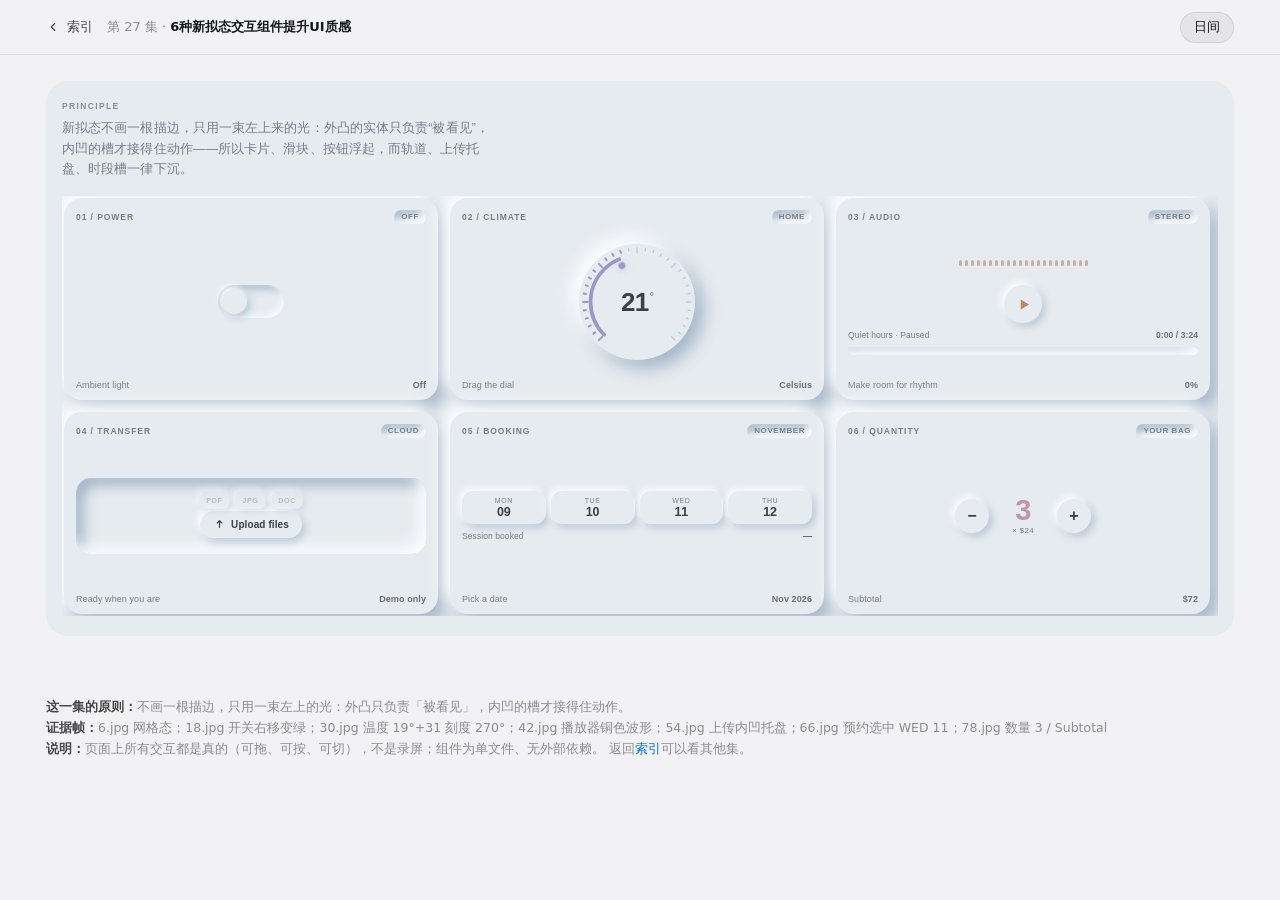
<file: src/pages/ep27.html>
<!DOCTYPE html>
<html lang="zh-CN" data-theme="light">
<head>
<meta charset="utf-8">
<meta name="viewport" content="width=device-width,initial-scale=1">
<title>第 27 集 · 6种新拟态交互组件提升UI质感 — Interaction Lab</title>
<style>
:root{--ease:cubic-bezier(.16,1,.3,1);--bg:#f2f2f4;--panel:#fff;--ink:#15161a;
  --ink-2:rgba(0,0,0,.72);--ink-3:rgba(0,0,0,.42);--line:rgba(0,0,0,.09);
  --accent:#0071e3;--accent-2:#5ac8fa;--chip:rgba(0,0,0,.05)}
html[data-theme="dark"]{color-scheme:dark;--bg:#08090c;--panel:#131418;--ink:#f2f3f5;
  --ink-2:rgba(255,255,255,.74);--ink-3:rgba(255,255,255,.44);--line:rgba(255,255,255,.12);
  --accent:#2997ff;--accent-2:#64d2ff;--chip:rgba(255,255,255,.08)}
*{box-sizing:border-box}
html,body{margin:0;padding:0;overflow-x:hidden}
body{font-family:system-ui,-apple-system,"Segoe UI",Roboto,"Helvetica Neue",Arial,sans-serif;
  background:var(--bg);color:var(--ink);-webkit-font-smoothing:antialiased;
  transition:background .22s linear,color .22s linear}
.bar{position:sticky;top:0;z-index:90;backdrop-filter:blur(20px) saturate(180%);
  -webkit-backdrop-filter:blur(20px) saturate(180%);
  background:color-mix(in oklab,var(--bg) 82%,transparent);border-bottom:1px solid var(--line)}
.bar .in{max-width:1240px;margin:0 auto;padding:0 26px;height:54px;display:flex;align-items:center;gap:14px}
.back{display:inline-flex;align-items:center;gap:7px;text-decoration:none;color:var(--ink-2);font-size:13px}
.back:hover{color:var(--ink)}
.back svg{width:14px;height:14px;stroke:currentColor;fill:none;stroke-width:2;stroke-linecap:round;stroke-linejoin:round}
.crumb{font-size:13px;color:var(--ink-3)}
.crumb b{color:var(--ink);font-weight:600}
.bar .sp{margin-left:auto}
.toggle{border:1px solid var(--line);background:var(--chip);color:var(--ink);font:inherit;font-size:12.5px;
  padding:6px 13px;border-radius:999px;cursor:pointer;transition:transform .2s var(--ease)}
.toggle:hover{transform:translateY(-1px)}
.stagewrap{max-width:1240px;margin:0 auto;padding:26px 26px 60px}
.note{max-width:1240px;margin:0 auto;padding:0 26px 40px;color:var(--ink-3);font-size:12.5px;line-height:1.7}
.note b{color:var(--ink-2)}
.note a{color:var(--accent);text-decoration:none}
@media (max-width:700px){.stagewrap{padding:14px 12px 40px} .crumb{display:none}}
</style>
<style>
/* 组件修正：ep26 的模拟侧栏原本写成 position:fixed（原片是静态侧栏），
   在整页宽下会脱离模拟框，这里强制回到文档流。 */
.ep26 .rail{position:static}

/* ============ ep27 · neumorphic surface ============ */
.ep27{
  --bg:#E6EBEF; --surf:#E6EBEF;
  --hi:#FBFDFE; --lo:#B4C3D3; --lo2:#9FB2C6;
  --ink:#3A4046; --mut:#767F89; --hair:#D5DEE6;
  --mint:#A9C7A2; --mint-ink:#37543D;
  --lav:#9E96C6; --copper:#B98A62; --rose:#C096A6;
  --ease:cubic-bezier(.22,.61,.36,1); --t:240ms;
  --up1:-3px -3px 6px var(--hi), 3px 3px 8px var(--lo);
  --up2:-8px -8px 16px var(--hi), 8px 8px 18px var(--lo2);
  --in1:inset -3px -3px 7px var(--hi), inset 3.5px 3.5px 8px var(--lo2);
  --in2:inset -7px -7px 14px var(--hi), inset 7px 7px 14px var(--lo2);
  display:block; background:var(--bg); color:var(--ink);
  padding:18px 16px 20px; border-radius:22px;
  font-family:-apple-system,BlinkMacSystemFont,"Segoe UI","PingFang SC","Hiragino Sans GB","Microsoft YaHei",sans-serif;
  -webkit-font-smoothing:antialiased; font-variant-numeric:tabular-nums;
  letter-spacing:.005em;
}
.ep27 *{box-sizing:border-box}
.ep27 button{font:inherit;color:inherit;border:0;background:none;padding:0;cursor:pointer;-webkit-tap-highlight-color:transparent}

.ep27 .principle{
  margin:0 0 16px; max-width:62ch; font-size:12.5px; line-height:1.65; color:var(--mut);
  text-wrap:pretty;
}
.ep27 .principle::before{
  content:"PRINCIPLE"; display:block; font-size:8.5px; letter-spacing:.16em; font-weight:700;
  color:var(--ink); opacity:.55; margin-bottom:5px;
}

/* ============ stage / cells ============ */
.ep27 .stage{
  display:grid; grid-template-columns:repeat(3,minmax(0,1fr)); gap:12px;
  height:420px; padding:2px 8px 2px 2px; overflow-y:auto; overflow-x:hidden;
  overscroll-behavior:contain; scrollbar-width:thin;
  scrollbar-color:var(--lo) transparent;
}
.ep27 .stage::-webkit-scrollbar{width:7px}
.ep27 .stage::-webkit-scrollbar-track{background:transparent}
.ep27 .stage::-webkit-scrollbar-thumb{
  background:var(--lo); border-radius:99px; border:2px solid var(--bg); background-clip:padding-box;
}
.ep27 .cell{
  position:relative; display:flex; flex-direction:column; gap:7px;
  min-height:200px; padding:12px 12px 10px; border-radius:18px;
  background:var(--surf); box-shadow:var(--up2);
  transition:box-shadow var(--t) var(--ease);
}
.ep27 .ch{
  display:flex; align-items:center; justify-content:space-between; gap:6px;
  font-size:8.5px; font-weight:700; letter-spacing:.11em; text-transform:uppercase; color:var(--mut);
}
.ep27 .badge{
  font-size:8px; letter-spacing:.07em; padding:2.5px 7px; border-radius:99px;
  box-shadow:var(--in1); color:var(--mut); white-space:nowrap;
}
.ep27 .cb{flex:1; display:flex; align-items:center; justify-content:center; min-height:0}
.ep27 .cf{
  display:flex; align-items:center; justify-content:space-between; gap:8px;
  font-size:9px; color:var(--mut); letter-spacing:.01em;
}
.ep27 .cf span{white-space:nowrap; overflow:hidden; text-overflow:ellipsis}
.ep27 .cf span:last-child{color:var(--ink); opacity:.72; font-weight:600}

/* ============ 01 power ============ */
.ep27 .sw{
  position:relative; width:66px; height:33px; border-radius:99px;
  background:var(--surf); box-shadow:var(--in1);
  transition:box-shadow var(--t) var(--ease), background var(--t) var(--ease);
}
.ep27 .sw:focus-visible{outline:2px solid var(--lav); outline-offset:4px}
.ep27 .sw:active{box-shadow:inset -2px -2px 4px var(--hi), inset 2px 2px 5px var(--lo2)}
.ep27 .sw-k{
  position:absolute; top:4px; left:4px; width:25px; height:25px; border-radius:50%;
  background:var(--surf); box-shadow:var(--up1);
  transition:transform var(--t) var(--ease), background var(--t) var(--ease);
}
.ep27 .sw[aria-checked="true"]{box-shadow:var(--in1), inset 0 0 14px color-mix(in srgb,var(--mint) 45%,transparent)}
.ep27 .sw[aria-checked="true"] .sw-k{transform:translateX(33px); background:var(--mint)}

/* ============ 02 climate ============ */
.ep27 .dial{
  position:relative; width:116px; height:116px; border-radius:50%;
  display:grid; place-items:center; box-shadow:var(--up2);
  cursor:grab; touch-action:none;
  transition:box-shadow var(--t) var(--ease);
}
.ep27 .dial:active{cursor:grabbing}
.ep27 .dial:focus-visible{outline:2px solid var(--lav); outline-offset:4px}
.ep27 .tk{position:absolute; inset:0; width:100%; height:100%}
.ep27 .tks line{stroke:var(--lo2); stroke-width:1.2; stroke-linecap:round; opacity:.55; transition:stroke var(--t) var(--ease), opacity var(--t) var(--ease)}
.ep27 .tks line.on{stroke:var(--lav); opacity:1; stroke-width:1.7}
.ep27 .arc{
  fill:none; stroke:var(--lav); stroke-width:3.2; stroke-linecap:round;
  transition:stroke-dasharray 90ms linear;
}
.ep27 .nd{fill:var(--lav)}
.ep27 .nd circle{
  transition:transform 90ms linear;
  filter:drop-shadow(0 0 3px color-mix(in srgb,var(--lav) 55%,transparent));
}
.ep27 .dn{
  display:flex; align-items:flex-start; gap:1px; color:var(--ink);
  font-size:26px; font-weight:600; letter-spacing:-.03em; line-height:1;
}
.ep27 .dn i{font-size:11px; font-style:normal; opacity:.55; margin-top:2px}

/* ============ 03 audio ============ */
.ep27 .mp{display:flex; flex-direction:column; align-items:center; gap:7px; width:100%}
.ep27 .wave{display:flex; align-items:center; justify-content:center; gap:3px; height:30px; width:100%}
.ep27 .wave i{
  display:block; width:3px; height:5px; border-radius:2px; background:var(--copper);
  opacity:.95; transition:height 260ms var(--ease), opacity 260ms var(--ease);
}
.ep27 .mp[data-playing="0"] .wave i{height:6px !important; opacity:.62}
.ep27 .pbtn{
  display:grid; place-items:center; width:38px; height:38px; border-radius:50%;
  background:var(--surf); box-shadow:var(--up1); color:var(--copper);
  transition:box-shadow var(--t) var(--ease), transform var(--t) var(--ease);
}
.ep27 .pbtn:focus-visible{outline:2px solid var(--copper); outline-offset:3px}
.ep27 .pbtn:active{box-shadow:var(--in2); transform:scale(.97)}
.ep27 .pbtn svg{width:19px; height:19px; fill:currentColor}
.ep27 .pbtn .ic-s{display:none}
.ep27 .mp[data-playing="1"] .pbtn .ic-p{display:none}
.ep27 .mp[data-playing="1"] .pbtn .ic-s{display:block}
.ep27 .mt{
  display:flex; align-items:baseline; justify-content:space-between; gap:8px; width:100%;
  font-size:8.5px; color:var(--mut);
}
.ep27 .mt span:first-child{white-space:nowrap; overflow:hidden; text-overflow:ellipsis}
.ep27 .mt span:last-child{color:var(--ink); opacity:.7; font-weight:600}
.ep27 .trk{width:100%; height:8px; border-radius:99px; box-shadow:var(--in2); padding:2px; display:flex}
.ep27 .trk i{
  display:block; height:100%; width:0%; border-radius:99px; background:var(--copper);
  transition:width 900ms linear;
}

/* ============ 04 transfer ============ */
.ep27 .up{
  width:100%; display:flex; flex-direction:column; align-items:center; gap:6px;
  padding:9px 10px 10px; border-radius:15px;
  background:var(--surf); box-shadow:var(--in2);
  transition:box-shadow var(--t) var(--ease);
}
.ep27 .fcs{display:flex; gap:5px; height:18px}
.ep27 .fc{
  display:grid; place-items:center; padding:0 7px; height:18px; border-radius:6px;
  font-size:7.5px; font-weight:700; letter-spacing:.08em; color:var(--mut);
  background:var(--surf); box-shadow:var(--up1);
  opacity:.42; transform:translateY(4px) scale(.97);
  transition:opacity 240ms var(--ease), transform 280ms var(--ease), color var(--t) var(--ease);
}
.ep27 .up[data-state="run"] .fc:nth-child(1){transition-delay:0ms}
.ep27 .up[data-state="run"] .fc:nth-child(2){transition-delay:90ms}
.ep27 .up[data-state="run"] .fc:nth-child(3){transition-delay:180ms}
.ep27 .up[data-state="run"] .fc,.ep27 .up[data-state="done"] .fc{opacity:1; transform:none}
.ep27 .ubtn{
  display:flex; align-items:center; gap:5px; padding:7px 13px; border-radius:99px;
  font-size:10px; font-weight:600; letter-spacing:.01em; color:var(--ink);
  background:var(--surf); box-shadow:var(--up1);
  transition:box-shadow var(--t) var(--ease), transform var(--t) var(--ease), color var(--t) var(--ease);
}
.ep27 .ubtn:focus-visible{outline:2px solid var(--mint-ink); outline-offset:3px}
.ep27 .ubtn:active{box-shadow:var(--in2); transform:scale(.985)}
.ep27 .ubtn svg{width:13px; height:13px; fill:none; stroke:currentColor; stroke-width:2.1; stroke-linecap:round; stroke-linejoin:round}
.ep27 .ubtn .ic-ok{display:none; stroke:var(--mint-ink); stroke-width:2.4}
.ep27 .up[data-state="done"] .ic-up{display:none}
.ep27 .up[data-state="done"] .ic-ok{display:block}
.ep27 .up[data-state="done"] .ubtn{box-shadow:var(--in1); color:var(--mint-ink)}
.ep27 .up[data-state="done"] .fc{color:var(--mint-ink)}
.ep27 .up[data-state="done"]{box-shadow:var(--in2), inset 0 0 0 1px color-mix(in srgb,var(--mint) 60%,transparent)}
.ep27 .prog{
  width:100%; height:0; opacity:0; border-radius:99px; overflow:hidden;
  box-shadow:var(--in1); padding:0 1.5px;
  transition:height 220ms var(--ease), opacity 220ms var(--ease), padding 220ms var(--ease);
}
.ep27 .up[data-state="run"] .prog,.ep27 .up[data-state="done"] .prog{height:7px; opacity:1; padding:1.5px}
.ep27 .prog i{display:block; height:100%; width:0%; border-radius:99px; background:var(--mint); transition:width 110ms linear}

/* ============ 05 booking ============ */
.ep27 .bk{width:100%; display:flex; flex-direction:column}
.ep27 .dates{display:grid; grid-template-columns:repeat(4,minmax(0,1fr)); gap:5px}
.ep27 .dc{
  display:flex; flex-direction:column; align-items:center; gap:1px; padding:6px 0 5px;
  border-radius:11px; background:var(--surf); box-shadow:var(--up1);
  transition:box-shadow var(--t) var(--ease), background var(--t) var(--ease), transform var(--t) var(--ease);
}
.ep27 .dc i{font-style:normal; font-size:7px; letter-spacing:.09em; text-transform:uppercase; color:var(--mut); transition:color var(--t) var(--ease)}
.ep27 .dc b{font-size:12.5px; font-weight:600; letter-spacing:-.01em; color:var(--ink); transition:color var(--t) var(--ease)}
.ep27 .dc:active{box-shadow:var(--in1); transform:scale(.97)}
.ep27 .dc:focus-visible{outline:2px solid var(--mint-ink); outline-offset:2px}
.ep27 .dc.on{
  background:var(--mint);
  box-shadow:inset -2px -2px 5px color-mix(in srgb,#fff 55%,transparent), inset 2px 2px 6px color-mix(in srgb,#4A6B50 32%,transparent);
}
.ep27 .dc.on i,.ep27 .dc.on b{color:var(--mint-ink)}
.ep27 .times{
  display:grid; grid-template-columns:1fr 1fr; gap:5px; overflow:hidden;
  max-height:0; opacity:0; margin-top:0;
  transition:max-height 280ms var(--ease), opacity 220ms var(--ease), margin-top 280ms var(--ease);
}
.ep27 .times[data-open="1"]{max-height:30px; opacity:1; margin-top:6px}
.ep27 .tc{
  height:30px; border-radius:9px; font-size:9px; font-weight:600; color:var(--mut);
  box-shadow:var(--in1); background:var(--surf);
  transition:box-shadow var(--t) var(--ease), color var(--t) var(--ease), background var(--t) var(--ease);
}
.ep27 .tc:active{box-shadow:var(--in2)}
.ep27 .tc:focus-visible{outline:2px solid var(--mint-ink); outline-offset:2px}
.ep27 .tc.on{background:var(--mint); color:var(--mint-ink); box-shadow:var(--in1)}
.ep27 .sum{
  display:flex; align-items:center; justify-content:space-between; gap:6px;
  margin-top:7px; font-size:8.5px; color:var(--mut);
  white-space:nowrap; overflow:hidden;
}
.ep27 .sum b{font-size:9px; font-weight:700; color:var(--ink); opacity:.8; letter-spacing:.01em}
.ep27 .sum b.ok{color:var(--mint-ink); opacity:1}

/* ============ 06 quantity ============ */
.ep27 .qt{display:flex; align-items:center; gap:12px}
.ep27 .qb{
  display:grid; place-items:center; width:34px; height:34px; border-radius:50%;
  font-size:16px; font-weight:600; color:var(--ink); background:var(--surf);
  box-shadow:var(--up1);
  transition:box-shadow 200ms var(--ease), transform 200ms var(--ease), color var(--t) var(--ease);
}
.ep27 .qb:active:not([disabled]){box-shadow:var(--in2); transform:scale(.96)}
.ep27 .qb:focus-visible{outline:2px solid var(--rose); outline-offset:3px}
.ep27 .qb[disabled]{
  box-shadow:inset 0 0 0 1px var(--hair); color:var(--mut); opacity:.5; cursor:not-allowed;
}
.ep27 .qn{display:flex; flex-direction:column; align-items:center; gap:1px; min-width:44px}
.ep27 .qn b{font-size:29px; font-weight:600; letter-spacing:-.03em; line-height:1; color:var(--rose)}
.ep27 .qn b.pop{animation:ep27-pop 220ms var(--ease)}
.ep27 .qn i{font-style:normal; font-size:8px; color:var(--mut); letter-spacing:.04em}
@keyframes ep27-pop{0%{transform:scale(.86);opacity:.5}100%{transform:scale(1);opacity:1}}

/* ============ dark ============ */
@media (prefers-color-scheme: dark){
  .ep27{
    --bg:#22252b; --surf:#22252b;
    --hi:#2C323A; --lo:#15171B; --lo2:#0F1114;
    --ink:#DFE5EC; --mut:#8B95A2; --hair:#2C323A;
    --mint:#8FB79A; --mint-ink:#E4F2E6;
    --lav:#9C95CE; --copper:#C9A07C; --rose:#C994A8;
  }
  .ep27 .sw[aria-checked="true"] .sw-k{background:#6F9A7C}
  .ep27 .sw-k{background:#272C33}
  .ep27 .fc{color:#AEBAC7; background:#272C33}
  .ep27 .badge{color:#9BA6B3}
  .ep27 .dc.on{background:#3A4C3D}
  .ep27 .dc.on i,.ep27 .dc.on b{color:#DCEBDD}
  .ep27 .tc.on{background:#334336; color:#DCEBDD}
}

/* ============ responsive ============ */
@media (max-width:780px){
  .ep27 .stage{grid-template-columns:repeat(2,minmax(0,1fr))}
}
@media (max-width:560px){
  .ep27{padding:14px 12px 16px}
  .ep27 .stage{grid-template-columns:minmax(0,1fr); height:420px; gap:10px; padding-right:2px}
  .ep27 .cell{min-height:198px}
}
@media (max-width:400px){
  .ep27 .cell{padding:11px 11px 9px}
  .ep27 .qt{gap:10px}
}

/* ============ reduced motion ============ */
@media (prefers-reduced-motion: reduce){
  .ep27 *,.ep27 *::before,.ep27 *::after{
    transition-duration:1ms !important; animation-duration:1ms !important;
  }
  .ep27 .tks line,.ep27 .arc,.ep27 .nd circle{transition:none !important}
}
</style>
</head>
<body>
<div class="bar"><div class="in">
  <a class="back" href="index.html"><svg viewBox="0 0 24 24"><path d="M15 18l-6-6 6-6"/></svg>索引</a>
  <span class="crumb">第 27 集 · <b>6种新拟态交互组件提升UI质感</b></span>
  <span class="sp"></span>
  <button class="toggle" id="theme"><span>日间</span></button>
</div></div>
<div class="stagewrap">
<section class="demo ep27" data-slug="ep27-neumorphic" data-ep="27" data-title="6种新拟态交互组件提升UI质感" data-tags="neumorphism|soft-ui|inset-vs-raised|shadow-pair|micro-interaction">
  <p class="principle">新拟态不画一根描边，只用一束左上来的光：外凸的实体只负责“被看见”，内凹的槽才接得住动作——所以卡片、滑块、按钮浮起，而轨道、上传托盘、时段槽一律下沉。</p>
  <div class="stage">

    <!-- 01 POWER -->
    <article class="cell" data-c="power">
      <header class="ch"><span>01 / Power</span><span class="badge" data-role="pstate">Off</span></header>
      <div class="cb">
        <button class="sw" role="switch" aria-checked="false" aria-label="Ambient light"><span class="sw-k"></span></button>
      </div>
      <footer class="cf"><span>Ambient light</span><span data-role="plabel">Off</span></footer>
    </article>

    <!-- 02 CLIMATE -->
    <article class="cell" data-c="climate">
      <header class="ch"><span>02 / Climate</span><span class="badge">Home</span></header>
      <div class="cb">
        <div class="dial" role="slider" tabindex="0" aria-label="Temperature" aria-valuemin="16" aria-valuemax="28" aria-valuenow="21">
          <svg class="tk" viewBox="0 0 100 100" aria-hidden="true">
            <g class="tks"></g>
            <circle class="arc" cx="50" cy="50" r="40" transform="rotate(135 50 50)"/>
            <g class="nd"><circle cx="50" cy="16" r="2.9"/></g>
          </svg>
          <span class="dn"><b data-role="tn">21</b><i>°</i></span>
        </div>
      </div>
      <footer class="cf"><span>Drag the dial</span><span>Celsius</span></footer>
    </article>

    <!-- 03 AUDIO -->
    <article class="cell" data-c="audio">
      <header class="ch"><span>03 / Audio</span><span class="badge">Stereo</span></header>
      <div class="cb">
        <div class="mp" data-playing="0">
          <div class="wave" aria-hidden="true"></div>
          <button class="pbtn" aria-label="Play">
            <svg viewBox="0 0 24 24" class="ic-p" aria-hidden="true"><path d="M8.5 5.6v12.8L19 12z"/></svg>
            <svg viewBox="0 0 24 24" class="ic-s" aria-hidden="true"><rect x="7" y="5.4" width="3.6" height="13.2" rx="1.2"/><rect x="13.4" y="5.4" width="3.6" height="13.2" rx="1.2"/></svg>
          </button>
          <div class="mt"><span data-role="mstate">Quiet hours · Paused</span><span data-role="mtime">0:00 / 3:24</span></div>
          <div class="trk"><i data-role="mfill"></i></div>
        </div>
      </div>
      <footer class="cf"><span>Make room for rhythm</span><span data-role="mnum">0%</span></footer>
    </article>

    <!-- 04 TRANSFER -->
    <article class="cell" data-c="transfer">
      <header class="ch"><span>04 / Transfer</span><span class="badge">Cloud</span></header>
      <div class="cb">
        <div class="up" data-state="idle">
          <div class="fcs"><span class="fc">PDF</span><span class="fc">JPG</span><span class="fc">DOC</span></div>
          <button class="ubtn" aria-label="Upload files">
            <svg viewBox="0 0 24 24" class="ic-up" aria-hidden="true"><path d="M12 17V5m0 0l-4.2 4.2M12 5l4.2 4.2"/></svg>
            <svg viewBox="0 0 24 24" class="ic-ok" aria-hidden="true"><path d="M5 12.6l4.6 4.6L19 7.6"/></svg>
            <span data-role="ulabel">Upload files</span>
          </button>
          <div class="prog"><i data-role="ufill"></i></div>
        </div>
      </div>
      <footer class="cf"><span data-role="unote">Ready when you are</span><span>Demo only</span></footer>
    </article>

    <!-- 05 BOOKING -->
    <article class="cell" data-c="booking">
      <header class="ch"><span>05 / Booking</span><span class="badge">November</span></header>
      <div class="cb">
        <div class="bk">
          <div class="dates" role="group" aria-label="Pick a date">
            <button class="dc" data-k="Mon 09"><i>Mon</i><b>09</b></button>
            <button class="dc" data-k="Tue 10"><i>Tue</i><b>10</b></button>
            <button class="dc" data-k="Wed 11"><i>Wed</i><b>11</b></button>
            <button class="dc" data-k="Thu 12"><i>Thu</i><b>12</b></button>
          </div>
          <div class="times" data-open="0" aria-hidden="true">
            <button class="tc" data-t="10:30 AM">10:30 AM</button>
            <button class="tc" data-t="2:00 PM">2:00 PM</button>
          </div>
          <div class="sum"><span>Session booked</span><b data-role="bsum">—</b></div>
        </div>
      </div>
      <footer class="cf"><span data-role="bhint">Pick a date</span><span>Nov 2026</span></footer>
    </article>

    <!-- 06 QUANTITY -->
    <article class="cell" data-c="quantity">
      <header class="ch"><span>06 / Quantity</span><span class="badge">Your bag</span></header>
      <div class="cb">
        <div class="qt">
          <button class="qb" data-d="-1" aria-label="Decrease quantity">−</button>
          <div class="qn"><b data-role="qn">3</b><i>× $24</i></div>
          <button class="qb" data-d="1" aria-label="Increase quantity">+</button>
        </div>
      </div>
      <footer class="cf"><span>Subtotal</span><span data-role="qsum">$72</span></footer>
    </article>

  </div>
</section>
</div>
<div class="note">
  <b>这一集的原则：</b>不画一根描边，只用一束左上的光：外凸只负责「被看见」，内凹的槽才接得住动作。<br>
  <b>证据帧：</b>6.jpg 网格态；18.jpg 开关右移变绿；30.jpg 温度 19°+31 刻度 270°；42.jpg 播放器铜色波形；54.jpg 上传内凹托盘；66.jpg 预约选中 WED 11；78.jpg 数量 3 / Subtotal<br>
  <b>说明：</b>页面上所有交互都是真的（可拖、可按、可切），不是录屏；组件为单文件、无外部依赖。
  返回<a href="index.html">索引</a>可以看其他集。
</div>
<script>
(function(){
  var root=document.documentElement, l=document.querySelector('#theme span');
  function set(t){root.setAttribute('data-theme',t); l.textContent=(t==='dark'?'夜间':'日间');
    try{localStorage.setItem('il-site-theme',t)}catch(e){}}
  var s=null; try{s=localStorage.getItem('il-site-theme')}catch(e){}
  set(s||(matchMedia('(prefers-color-scheme: dark)').matches?'dark':'light'));
  document.getElementById('theme').onclick=function(){set(root.getAttribute('data-theme')==='dark'?'light':'dark')};
})();
</script>
<script>

(function () {
  var root = document.querySelector('.ep27');
  if (!root) return;
  var RM = window.matchMedia('(prefers-reduced-motion: reduce)');

  /* ---------- 01 power ---------- */
  var sw = root.querySelector('.sw');
  var pstate = root.querySelector('[data-role="pstate"]');
  var plabel = root.querySelector('[data-role="plabel"]');
  sw.addEventListener('click', function () {
    var on = sw.getAttribute('aria-checked') !== 'true';
    sw.setAttribute('aria-checked', on ? 'true' : 'false');
    pstate.textContent = on ? 'On' : 'Off';
    plabel.textContent = on ? 'On' : 'Off';
  });

  /* ---------- 02 climate ---------- */
  var MIN = 16, MAX = 28, STEPS = 30;
  var dial = root.querySelector('.dial');
  var tks = root.querySelector('.tks');
  var arc = root.querySelector('.arc');
  var nd = root.querySelector('.nd');
  var tn = root.querySelector('[data-role="tn"]');
  var C = 2 * Math.PI * 40;
  var VIS = 0.75 * C;

  for (var i = 0; i <= STEPS; i++) {
    var a = (-135 + i * 9) * Math.PI / 180;
    var long = (i % 5 === 0);
    var ln = document.createElementNS('http://www.w3.org/2000/svg', 'line');
    ln.setAttribute('x1', (50 + Math.sin(a) * 46.5).toFixed(2));
    ln.setAttribute('y1', (50 - Math.cos(a) * 46.5).toFixed(2));
    ln.setAttribute('x2', (50 + Math.sin(a) * (long ? 42.5 : 44.6)).toFixed(2));
    ln.setAttribute('y2', (50 - Math.cos(a) * (long ? 42.5 : 44.6)).toFixed(2));
    tks.appendChild(ln);
  }
  var tickEls = tks.querySelectorAll('line');

  function renderT(v) {
    var f = (v - MIN) / (MAX - MIN);
    arc.setAttribute('stroke-dasharray', (VIS * f).toFixed(1) + ' ' + C.toFixed(1));
    nd.setAttribute('transform', 'rotate(' + (-135 + f * 270).toFixed(1) + ' 50 50)');
    for (var k = 0; k < tickEls.length; k++) {
      tickEls[k].classList.toggle('on', k <= Math.round(f * STEPS));
    }
    tn.textContent = v;
    dial.setAttribute('aria-valuenow', v);
  }
  function setV(v) { renderT(Math.max(MIN, Math.min(MAX, Math.round(v)))); }
  function vOf() { return parseInt(dial.getAttribute('aria-valuenow'), 10); }

  var dragging = false;
  function fromPointer(e) {
    var r = dial.getBoundingClientRect();
    var ang = Math.atan2(e.clientX - (r.left + r.width / 2), (r.top + r.height / 2) - e.clientY) * 180 / Math.PI;
    if (ang > 135) ang = 135;
    if (ang < -135) ang = -135;
    setV(MIN + ((ang + 135) / 270) * (MAX - MIN));
  }
  dial.addEventListener('pointerdown', function (e) {
    dragging = true;
    try { dial.setPointerCapture(e.pointerId); } catch (err) {}
    fromPointer(e);
    e.preventDefault();
  });
  dial.addEventListener('pointermove', function (e) { if (dragging) fromPointer(e); });
  dial.addEventListener('pointerup', function () { dragging = false; });
  dial.addEventListener('pointercancel', function () { dragging = false; });
  dial.addEventListener('keydown', function (e) {
    var v = vOf(), handled = true;
    if (e.key === 'ArrowUp' || e.key === 'ArrowRight') v++;
    else if (e.key === 'ArrowDown' || e.key === 'ArrowLeft') v--;
    else if (e.key === 'Home') v = MIN;
    else if (e.key === 'End') v = MAX;
    else handled = false;
    if (handled) { setV(v); e.preventDefault(); }
  });
  renderT(21);

  /* ---------- 03 audio ---------- */
  var mp = root.querySelector('.mp');
  var pbtn = root.querySelector('.pbtn');
  var wave = root.querySelector('.wave');
  var mstate = root.querySelector('[data-role="mstate"]');
  var mtime = root.querySelector('[data-role="mtime"]');
  var mfill = root.querySelector('[data-role="mfill"]');
  var mnum = root.querySelector('[data-role="mnum"]');
  var DUR = 204, t = 0, wI = null, tI = null, bars = [];

  for (var j = 0; j < 22; j++) {
    var bar = document.createElement('i');
    wave.appendChild(bar);
    bars.push(bar);
  }
  var REST = [10, 17, 13, 22, 9, 16, 12, 20, 11, 15, 8, 18, 14, 21, 10, 16, 13, 19, 9, 15, 12, 17];

  function fmt(s) {
    var m = Math.floor(s / 60), r = s % 60;
    return m + ':' + (r < 10 ? '0' : '') + r;
  }
  function paintTime() {
    mtime.textContent = fmt(t) + ' / 3:24';
    var pc = t / DUR * 100;
    mfill.style.width = pc.toFixed(1) + '%';
    mnum.textContent = Math.round(pc) + '%';
  }
  function waveTick() {
    for (var k = 0; k < bars.length; k++) {
      var h = 6 + Math.random() * 22;
      bars[k].style.height = h.toFixed(1) + 'px';
    }
  }
  function start() {
    mp.setAttribute('data-playing', '1');
    pbtn.setAttribute('aria-label', 'Pause');
    mstate.textContent = 'Quiet hours · Playing';
    if (RM.matches) {
      for (var k = 0; k < bars.length; k++) bars[k].style.height = REST[k] + 'px';
    } else {
      waveTick();
      wI = setInterval(waveTick, 130);
    }
    tI = setInterval(function () {
      t = Math.min(DUR, t + 1);
      paintTime();
      if (t >= DUR) stop();
    }, 1000);
  }
  function stop() {
    mp.setAttribute('data-playing', '0');
    pbtn.setAttribute('aria-label', 'Play');
    mstate.textContent = 'Quiet hours · Paused';
    if (wI) { clearInterval(wI); wI = null; }
    if (tI) { clearInterval(tI); tI = null; }
  }
  pbtn.addEventListener('click', function () {
    if (mp.getAttribute('data-playing') === '1') stop(); else start();
  });
  document.addEventListener('visibilitychange', function () {
    if (document.hidden && mp.getAttribute('data-playing') === '1') stop();
  });
  paintTime();

  /* ---------- 04 transfer ---------- */
  var up = root.querySelector('.up');
  var ubtn = root.querySelector('.ubtn');
  var ulabel = root.querySelector('[data-role="ulabel"]');
  var unote = root.querySelector('[data-role="unote"]');
  var ufill = root.querySelector('[data-role="ufill"]');
  var uI = null;

  ubtn.addEventListener('click', function () {
    var st = up.getAttribute('data-state');
    if (st === 'run') return;
    if (st === 'done') {                    // second press = reset the demo
      up.setAttribute('data-state', 'idle');
      ufill.style.width = '0%';
      ulabel.textContent = 'Upload files';
      unote.textContent = 'Ready when you are';
      return;
    }
    up.setAttribute('data-state', 'run');
    ulabel.textContent = 'Uploading…';
    unote.textContent = 'Sending 3 files';
    var p = 0;
    uI = setInterval(function () {
      p = Math.min(100, p + 6 + Math.random() * 9);
      ufill.style.width = p.toFixed(0) + '%';
      if (p >= 100) {
        clearInterval(uI);
        setTimeout(function () {
          up.setAttribute('data-state', 'done');
          ufill.style.width = '100%';
          ulabel.textContent = 'Uploaded';
          unote.textContent = 'Demo complete';
        }, 260);
      }
    }, 120);
  });

  /* ---------- 05 booking ---------- */
  var dates = [].slice.call(root.querySelectorAll('.dc'));
  var times = [].slice.call(root.querySelectorAll('.tc'));
  var panel = root.querySelector('.times');
  var bsum = root.querySelector('[data-role="bsum"]');
  var bhint = root.querySelector('[data-role="bhint"]');
  var dSel = -1, tSel = null;

  function renderSum() {
    if (bhint) bhint.textContent = tSel ? 'Reserved' : 'Pick a date';
    if (dSel < 0) { bsum.textContent = '—'; bsum.classList.remove('ok'); return; }
    if (tSel) {
      bsum.textContent = dates[dSel].getAttribute('data-k') + ' · ' + tSel + ' ✓';
      bsum.classList.add('ok');
    } else {
      bsum.textContent = dates[dSel].getAttribute('data-k') + ' · pick a time';
      bsum.classList.remove('ok');
    }
  }
  dates.forEach(function (b, i) {
    b.addEventListener('click', function () {
      if (dSel === i) {                      // same date again = collapse
        b.classList.remove('on');
        dSel = -1; tSel = null;
        panel.setAttribute('data-open', '0');
        panel.setAttribute('aria-hidden', 'true');
        times.forEach(function (x) { x.classList.remove('on'); });
      } else {
        dates.forEach(function (x) { x.classList.remove('on'); });
        b.classList.add('on');
        dSel = i; tSel = null;
        times.forEach(function (x) { x.classList.remove('on'); });
        panel.setAttribute('data-open', '1');
        panel.setAttribute('aria-hidden', 'false');
      }
      renderSum();
    });
  });
  times.forEach(function (b) {
    b.addEventListener('click', function () {
      if (dSel < 0) return;
      times.forEach(function (x) { x.classList.remove('on'); });
      b.classList.add('on');
      tSel = b.getAttribute('data-t');
      renderSum();
    });
  });
  renderSum();

  /* ---------- 06 quantity ---------- */
  var q = 3, QMIN = 1, QMAX = 9, PRICE = 24;
  var qn = root.querySelector('[data-role="qn"]');
  var qsum = root.querySelector('[data-role="qsum"]');
  var minus = root.querySelector('.qb[data-d="-1"]');
  var plus = root.querySelector('.qb[data-d="1"]');

  function renderQ() {
    qn.textContent = q;
    qsum.textContent = '$' + q * PRICE;
    minus.disabled = q <= QMIN;
    plus.disabled = q >= QMAX;
    qn.classList.remove('pop');
    void qn.offsetWidth;
    qn.classList.add('pop');
  }
  [minus, plus].forEach(function (b) {
    b.addEventListener('click', function () {
      if (b.disabled) return;
      q = Math.max(QMIN, Math.min(QMAX, q + parseInt(b.getAttribute('data-d'), 10)));
      renderQ();
    });
  });
  renderQ();
})();

</script>
</body>
</html>
</file>
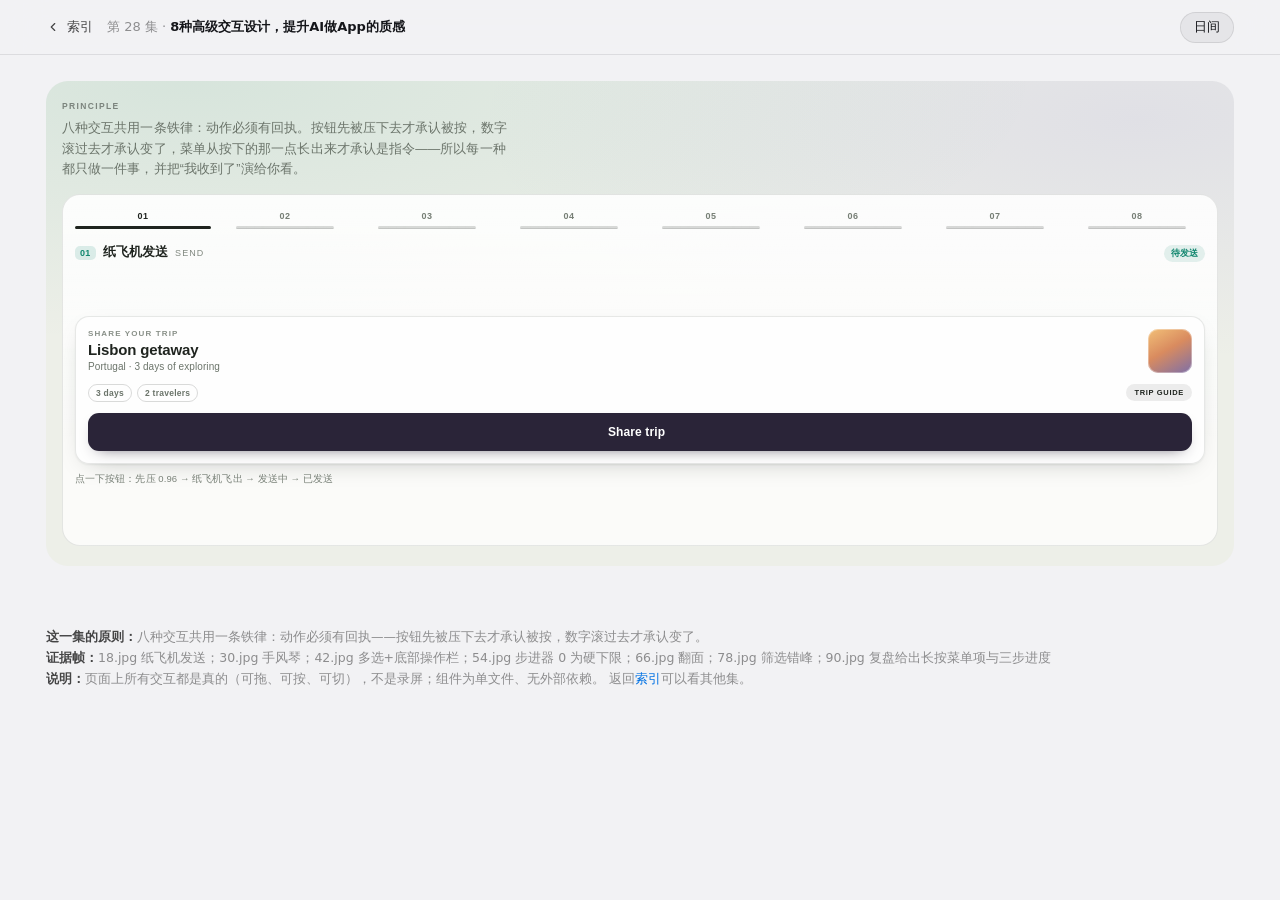
<file: src/pages/ep28.html>
<!DOCTYPE html>
<html lang="zh-CN" data-theme="light">
<head>
<meta charset="utf-8">
<meta name="viewport" content="width=device-width,initial-scale=1">
<title>第 28 集 · 8种高级交互设计，提升AI做App的质感 — Interaction Lab</title>
<style>
:root{--ease:cubic-bezier(.16,1,.3,1);--bg:#f2f2f4;--panel:#fff;--ink:#15161a;
  --ink-2:rgba(0,0,0,.72);--ink-3:rgba(0,0,0,.42);--line:rgba(0,0,0,.09);
  --accent:#0071e3;--accent-2:#5ac8fa;--chip:rgba(0,0,0,.05)}
html[data-theme="dark"]{color-scheme:dark;--bg:#08090c;--panel:#131418;--ink:#f2f3f5;
  --ink-2:rgba(255,255,255,.74);--ink-3:rgba(255,255,255,.44);--line:rgba(255,255,255,.12);
  --accent:#2997ff;--accent-2:#64d2ff;--chip:rgba(255,255,255,.08)}
*{box-sizing:border-box}
html,body{margin:0;padding:0;overflow-x:hidden}
body{font-family:system-ui,-apple-system,"Segoe UI",Roboto,"Helvetica Neue",Arial,sans-serif;
  background:var(--bg);color:var(--ink);-webkit-font-smoothing:antialiased;
  transition:background .22s linear,color .22s linear}
.bar{position:sticky;top:0;z-index:90;backdrop-filter:blur(20px) saturate(180%);
  -webkit-backdrop-filter:blur(20px) saturate(180%);
  background:color-mix(in oklab,var(--bg) 82%,transparent);border-bottom:1px solid var(--line)}
.bar .in{max-width:1240px;margin:0 auto;padding:0 26px;height:54px;display:flex;align-items:center;gap:14px}
.back{display:inline-flex;align-items:center;gap:7px;text-decoration:none;color:var(--ink-2);font-size:13px}
.back:hover{color:var(--ink)}
.back svg{width:14px;height:14px;stroke:currentColor;fill:none;stroke-width:2;stroke-linecap:round;stroke-linejoin:round}
.crumb{font-size:13px;color:var(--ink-3)}
.crumb b{color:var(--ink);font-weight:600}
.bar .sp{margin-left:auto}
.toggle{border:1px solid var(--line);background:var(--chip);color:var(--ink);font:inherit;font-size:12.5px;
  padding:6px 13px;border-radius:999px;cursor:pointer;transition:transform .2s var(--ease)}
.toggle:hover{transform:translateY(-1px)}
.stagewrap{max-width:1240px;margin:0 auto;padding:26px 26px 60px}
.note{max-width:1240px;margin:0 auto;padding:0 26px 40px;color:var(--ink-3);font-size:12.5px;line-height:1.7}
.note b{color:var(--ink-2)}
.note a{color:var(--accent);text-decoration:none}
@media (max-width:700px){.stagewrap{padding:14px 12px 40px} .crumb{display:none}}
</style>
<style>
/* 组件修正：ep26 的模拟侧栏原本写成 position:fixed（原片是静态侧栏），
   在整页宽下会脱离模拟框，这里强制回到文档流。 */
.ep26 .rail{position:static}

/* ============ ep28 · 8 interaction primitives ============ */
.ep28{
  --bg:#EDEFE8; --surf:rgba(255,255,255,.74); --surf2:rgba(255,255,255,.55);
  --ink:#1F241F; --mut:#6B746A; --line:rgba(28,34,28,.10); --line2:rgba(28,34,28,.16);
  --a-send:#12876F; --a-menu:#C07328; --a-acc:#6E5CD0; --a-sel:#3B8F55;
  --a-step:#CE4E78; --a-flip:#3A72CE; --a-filt:#A98317; --a-plan:#2A8580;
  --on:#fff; --shadow:0 1px 2px rgba(24,32,26,.06),0 8px 24px -14px rgba(24,32,26,.35);
  --e:cubic-bezier(.16,1,.3,1); --e2:cubic-bezier(.22,.61,.36,1);
  --t:320ms;
  display:block; position:relative; padding:18px 16px 20px; border-radius:22px;
  background:
    radial-gradient(120% 90% at 12% 0%,rgba(18,135,111,.10),transparent 60%),
    radial-gradient(90% 80% at 92% 8%,rgba(110,92,208,.10),transparent 62%),
    var(--bg);
  color:var(--ink);
  font-family:-apple-system,BlinkMacSystemFont,"Segoe UI","PingFang SC","Hiragino Sans GB","Microsoft YaHei",sans-serif;
  -webkit-font-smoothing:antialiased; font-variant-numeric:tabular-nums; letter-spacing:.005em;
}
.ep28 *{box-sizing:border-box}
.ep28 button{font:inherit;color:inherit;border:0;background:none;padding:0;cursor:pointer;-webkit-tap-highlight-color:transparent}
.ep28 h4{margin:0;font-size:15px;font-weight:650;letter-spacing:-.01em;line-height:1.2}
.ep28 p{margin:0}
.ep28 .principle{
  margin:0 0 14px; max-width:64ch; font-size:12.5px; line-height:1.65; color:var(--mut); text-wrap:pretty;
}
.ep28 .principle::before{
  content:"PRINCIPLE"; display:block; font-size:8.5px; letter-spacing:.16em; font-weight:700;
  color:var(--ink); opacity:.5; margin-bottom:5px;
}

/* ---- stage ---- */
.ep28 .stage{
  height:352px; padding:12px 12px 14px; border-radius:18px; overflow:hidden;
  background:linear-gradient(180deg,var(--surf2),transparent 70%),var(--surf);
  border:1px solid var(--line);
  display:flex; flex-direction:column; gap:10px;
}

/* ---- rail ---- */
.ep28 .rail{display:flex; gap:6px; flex:0 0 auto}
.ep28 .rt{
  flex:1 1 0; min-width:0; display:flex; flex-direction:column; gap:5px; align-items:center;
  padding:4px 0 5px; border-radius:8px;
}
.ep28 .rt:focus-visible{outline:2px solid var(--a-send); outline-offset:3px}
.ep28 .rt i{
  font-style:normal; font-size:9px; font-weight:700; letter-spacing:.06em;
  color:var(--mut); opacity:.92; transition:color var(--t) var(--e),opacity var(--t) var(--e);
}
.ep28 .rt .bar{
  display:block; width:100%; height:3px; border-radius:99px; background:var(--line2);
  transform:scaleX(.72); transition:transform var(--t) var(--e),background var(--t) var(--e);
}
.ep28 .rt[aria-selected="true"] i{color:var(--ink); opacity:1}
.ep28 .rt[aria-selected="true"] .bar{transform:scaleX(1); background:var(--ink)}
.ep28 .rt:hover .bar{transform:scaleX(.92)}

/* ---- deck / panels ---- */
.ep28 .deck{position:relative; flex:1 1 auto; min-height:0}
.ep28 .p{
  position:absolute; inset:0; display:flex; flex-direction:column; gap:8px;
  opacity:0; visibility:hidden; transform:translateY(10px); pointer-events:none;
  transition:opacity 240ms var(--e2),transform 240ms var(--e2),visibility 240ms step-end;
}
.ep28 .p.on{opacity:1; visibility:visible; transform:none; pointer-events:auto; transition-delay:0ms}
.ep28 .ph{display:flex; align-items:baseline; gap:7px; flex:0 0 auto; min-width:0}
.ep28 .ph .pn{
  font-size:9px; font-weight:800; letter-spacing:.04em; color:var(--a);
  padding:2px 5px; border-radius:5px; background:color-mix(in srgb,var(--a) 14%,transparent);
}
.ep28 .ph b{font-size:12.5px; font-weight:650; letter-spacing:.005em; white-space:nowrap}
.ep28 .ph i{
  font-style:normal; font-size:9px; letter-spacing:.12em; text-transform:uppercase;
  color:var(--mut); opacity:.85; white-space:nowrap; overflow:hidden; text-overflow:ellipsis;
}
.ep28 .ph .pb{
  margin-left:auto; font-style:normal; font-size:9px; font-weight:600; color:var(--a);
  padding:2px 7px; border-radius:99px; background:color-mix(in srgb,var(--a) 11%,transparent);
  white-space:nowrap; flex:0 0 auto; max-width:44%;
  overflow:hidden; text-overflow:ellipsis;
}
.ep28 .body{
  flex:1 1 auto; min-height:0; display:flex; flex-direction:column; justify-content:center;
  gap:8px; position:relative;
}
.ep28 .hint{
  font-size:9.5px; line-height:1.45; color:var(--mut); opacity:.9; flex:0 0 auto;
  text-wrap:pretty;
}

/* ---- shared card ---- */
.ep28 .card{
  position:relative; border-radius:14px; padding:12px; background:var(--surf);
  border:1px solid var(--line); box-shadow:var(--shadow);
}
.ep28 .eyebrow{
  font-size:8px; font-weight:700; letter-spacing:.14em; text-transform:uppercase;
  color:var(--mut); opacity:.8; margin-bottom:3px;
}
.ep28 .sub{font-size:10px; color:var(--mut); margin-top:2px}
.ep28 .thumb{
  display:block; width:44px; height:44px; border-radius:10px; flex:0 0 auto;
  background:linear-gradient(150deg,#F2C078,#D98B5F 46%,#7D6FA8);
  box-shadow:inset 0 0 0 1px rgba(255,255,255,.35);
}
.ep28 .thumb.big{width:38px; height:38px; border-radius:11px}

/* ---- 01 send ---- */
.ep28 .p[data-k="send"]{--a:var(--a-send)}
.ep28 .send{display:flex; flex-direction:column; gap:11px; overflow:visible}
.ep28 .trip{display:flex; align-items:flex-start; gap:10px}
.ep28 .stx{min-width:0; flex:1}
.ep28 .stx h4{white-space:nowrap; overflow:hidden; text-overflow:ellipsis}
.ep28 .smeta{display:flex; align-items:center; gap:5px; flex-wrap:wrap}
.ep28 .smeta span{
  font-size:8.5px; font-weight:600; letter-spacing:.03em; color:var(--mut);
  padding:3px 7px; border-radius:99px; border:1px solid var(--line2);
}
.ep28 .smeta .gd{margin-left:auto; color:var(--ink); background:color-mix(in srgb,var(--ink) 8%,transparent); border-color:transparent; letter-spacing:.09em; font-size:7.5px}
.ep28 .cta{
  position:relative; display:flex; align-items:center; justify-content:center; gap:7px;
  height:38px; border-radius:11px; background:#2A2438; color:#fff;
  font-size:12px; font-weight:650; letter-spacing:.01em;
  transition:transform 180ms var(--e2),background var(--t) var(--e),color var(--t) var(--e),
             box-shadow var(--t) var(--e);
  box-shadow:0 6px 16px -10px rgba(42,36,56,.9);
}
.ep28 .cta:active{transform:scale(.958)}
.ep28 .cta:focus-visible{outline:2px solid var(--a); outline-offset:2px}
.ep28 .cta .tick{width:15px; height:15px; fill:none; stroke:currentColor; stroke-width:2.4; stroke-linecap:round; stroke-linejoin:round; opacity:0; width:0; transition:opacity 200ms var(--e2)}
.ep28 .cta .plane{position:absolute; left:26%; top:50%; width:15px; height:15px; color:#fff; opacity:0; transform:translate(0,-50%); pointer-events:none}
.ep28 .send[data-s="sending"] .cta{background:#3B3350; transform:scale(.978)}
.ep28 .send[data-s="sending"] .plane{animation:ep28-fly 560ms var(--e) forwards}
.ep28 .send[data-s="sent"] .cta{background:var(--a-send); transform:none; box-shadow:0 6px 18px -12px rgba(18,135,111,.9)}
.ep28 .send[data-s="sent"] .cta .tick{opacity:1; width:15px}
@keyframes ep28-fly{
  0%{opacity:0; transform:translate(0,-50%) scale(.85) rotate(0)}
  22%{opacity:1}
  100%{opacity:0; transform:translate(120px,-92px) rotate(18deg) scale(1.05)}
}

/* ---- 02 long press ---- */
.ep28 .p[data-k="menu"]{--a:var(--a-menu)}
.ep28 .lp{position:relative; display:flex; flex-direction:column; gap:8px}
.ep28 .lp-card{
  position:relative; display:flex; align-items:center; gap:10px; padding:12px;
  border-radius:14px; background:var(--surf); border:1px solid var(--line);
  box-shadow:var(--shadow); overflow:hidden; touch-action:pan-y; user-select:none;
  transition:transform 220ms var(--e2),opacity 220ms var(--e2),border-color 220ms var(--e2);
}
.ep28 .lp-card:focus-visible{outline:2px solid var(--a); outline-offset:2px}
.ep28 .ltx{display:flex; flex-direction:column; gap:2px; min-width:0; flex:1}
.ep28 .ltx b{font-size:13px; font-weight:650}
.ep28 .ltx i{font-style:normal; font-size:9.5px; color:var(--mut); white-space:nowrap; overflow:hidden; text-overflow:ellipsis}
.ep28 .dots{font-size:15px; color:var(--mut); letter-spacing:1px; line-height:1}
.ep28 .hold{
  position:absolute; left:12px; right:12px; bottom:6px; height:2px; border-radius:2px;
  background:var(--a); transform:scaleX(0); transform-origin:left; opacity:0;
  transition:transform 120ms linear,opacity 120ms linear;
}
.ep28 .lp-card.is-holding .hold{opacity:.9; transform:scaleX(1); transition:transform 420ms linear,opacity 80ms linear}
.ep28 .lp[data-open="1"] .lp-card{transform:scale(.975); opacity:.74; border-color:color-mix(in srgb,var(--a) 45%,var(--line))}
.ep28 .lp[data-open="1"] .dots{color:var(--a)}
.ep28 .menu{
  position:relative; display:flex; flex-direction:column; gap:2px; padding:5px;
  border-radius:13px; background:var(--surf); border:1px solid var(--line2);
  box-shadow:0 14px 30px -18px rgba(20,26,22,.55);
  opacity:0; transform:translateY(-8px) scale(.97); transform-origin:top right;
  pointer-events:none; transition:opacity 200ms var(--e2),transform 240ms var(--e);
}
.ep28 .lp[data-open="1"] .menu{opacity:1; transform:none; pointer-events:auto}
.ep28 .menu::before{
  content:""; position:absolute; top:-5px; right:26px; width:9px; height:9px;
  background:inherit; border-left:1px solid var(--line2); border-top:1px solid var(--line2);
  transform:rotate(45deg); border-radius:2px 0 0 0;
}
.ep28 .mi{
  display:flex; align-items:center; gap:9px; height:34px; padding:0 9px; border-radius:9px;
  font-size:11.5px; font-weight:550; text-align:left;
  opacity:0; transform:translateY(5px);
  transition:opacity 200ms var(--e2),transform 240ms var(--e),background 140ms linear;
}
.ep28 .mi svg{width:15px; height:15px; flex:0 0 auto; fill:none; stroke:var(--a); stroke-width:1.7; stroke-linecap:round; stroke-linejoin:round}
.ep28 .mi:hover,.ep28 .mi:focus-visible{background:color-mix(in srgb,var(--a) 12%,transparent); outline:none}
.ep28 .lp[data-open="1"] .mi{opacity:1; transform:none}
.ep28 .lp[data-open="1"] .mi:nth-child(1){transition-delay:30ms}
.ep28 .lp[data-open="1"] .mi:nth-child(2){transition-delay:70ms}
.ep28 .lp[data-open="1"] .mi:nth-child(3){transition-delay:110ms}

/* ---- 03 accordion ---- */
.ep28 .p[data-k="acc"]{--a:var(--a-acc)}
.ep28 .acc{padding:11px 12px 6px; display:flex; flex-direction:column}
.ep28 .actx{padding-bottom:7px}
.ep28 .ar{
  display:flex; align-items:center; gap:8px; width:100%; min-height:33px; padding:6px 0;
  font-size:11.5px; font-weight:550; text-align:left; color:var(--ink);
  border-top:1px solid var(--line);
}
.ep28 .ar span{flex:1; min-width:0}
.ep28 .ar:focus-visible{outline:2px solid var(--a); outline-offset:-2px; border-radius:6px}
.ep28 .ch{
  width:13px; height:13px; flex:0 0 auto; fill:none; stroke:var(--a); stroke-width:2;
  stroke-linecap:round; stroke-linejoin:round;
  transition:transform var(--t) var(--e);
}
.ep28 .ar[aria-expanded="true"] .ch{transform:rotate(180deg)}
.ep28 .ab{
  display:grid; grid-template-rows:0fr; opacity:.0;
  transition:grid-template-rows var(--t) var(--e),opacity 240ms var(--e2);
}
.ep28 .ab>div{overflow:hidden; min-height:0}
.ep28 .abw{min-height:0}
.ep28 .abi{
  font-size:10px; line-height:1.55; color:var(--mut); padding:0 0 9px 0; max-width:34ch;
}
.ep28 .ar[aria-expanded="true"]+.ab{grid-template-rows:1fr; opacity:1}

/* ---- 04 multi select ---- */
.ep28 .p[data-k="sel"]{--a:var(--a-sel)}
.ep28 .sl{
  position:relative; border-radius:14px; padding:11px 12px 0; background:var(--surf);
  border:1px solid var(--line); box-shadow:var(--shadow); overflow:hidden;
}
.ep28 .mrow{
  display:flex; align-items:center; gap:9px; width:100%; padding:8px 0;
  border-top:1px solid var(--line); text-align:left;
}
.ep28 .mrow:first-of-type{border-top:0}
.ep28 .mrow:focus-visible{outline:2px solid var(--a); outline-offset:-2px; border-radius:7px}
.ep28 .box{
  width:17px; height:17px; border-radius:5px; flex:0 0 auto;
  border:1.4px solid var(--line2); background:transparent;
  display:grid; place-items:center;
  transition:background 200ms var(--e),border-color 200ms var(--e),transform 200ms var(--e2);
}
.ep28 .box svg{width:11px; height:11px; fill:none; stroke:#fff; stroke-width:2.4; stroke-linecap:round; stroke-linejoin:round; opacity:0; transition:opacity 160ms var(--e2)}
.ep28 .mrow[aria-checked="true"] .box{background:var(--a); border-color:var(--a); transform:scale(1.04)}
.ep28 .mrow[aria-checked="true"] .box svg{opacity:1}
.ep28 .mrow[aria-checked="true"] .nm{color:var(--ink)}
.ep28 .nm{display:flex; align-items:baseline; gap:6px; font-size:11.5px; font-weight:550; min-width:0}
.ep28 .nm i{font-style:normal; font-size:9px; color:var(--mut); opacity:.85}
.ep28 .abar{
  display:flex; align-items:center; gap:8px; margin:6px -12px 0; padding:9px 12px;
  background:rgba(28,32,30,.92); color:#fff;
  transform:translateY(110%); opacity:0; pointer-events:none;
  transition:transform var(--t) var(--e),opacity 220ms var(--e2);
}
.ep28 .abar[data-n="1"],.ep28 .abar[data-n="2"],.ep28 .abar[data-n="3"]{transform:none; opacity:1; pointer-events:auto}
.ep28 .cnt{font-size:9.5px; letter-spacing:.04em; opacity:.85; flex:0 0 auto}
.ep28 .badd{
  margin-left:auto; font-size:10px; font-weight:650; padding:4px 9px; border-radius:7px;
  background:color-mix(in srgb,var(--a-sel) 78%,#fff); color:#06251A;
  transition:transform 180ms var(--e2),filter 180ms linear;
}
.ep28 .badd:active{transform:scale(.94)}
.ep28 .bclr{font-size:10px; opacity:.7; padding:4px 2px}
.ep28 .bclr:hover{opacity:1}

/* ---- 05 stepper ---- */
.ep28 .p[data-k="step"]{--a:var(--a-step)}
.ep28 .q{padding:11px 12px 4px}
.ep28 .qhead{padding-bottom:6px}
.ep28 .qrow{
  display:flex; align-items:center; justify-content:space-between; gap:8px;
  padding:7px 0; border-top:1px solid var(--line);
}
.ep28 .qn{display:flex; flex-direction:column; gap:1px; min-width:0}
.ep28 .qn b{font-size:11.5px; font-weight:600}
.ep28 .qn i{font-style:normal; font-size:8.5px; color:var(--mut)}
.ep28 .stp{display:flex; align-items:center; gap:7px; flex:0 0 auto}
.ep28 .qb{
  width:26px; height:26px; border-radius:50%; display:grid; place-items:center;
  font-size:14px; font-weight:600; line-height:1; color:var(--ink);
  border:1.2px solid var(--line2); background:var(--surf2);
  transition:transform 200ms var(--e),background 200ms var(--e),color 200ms var(--e),border-color 200ms var(--e),opacity 200ms var(--e);
}
.ep28 .qb:active{transform:scale(.9); background:color-mix(in srgb,var(--a) 16%,transparent)}
.ep28 .qb:focus-visible{outline:2px solid var(--a); outline-offset:2px}
.ep28 .qb[disabled]{opacity:.32; cursor:not-allowed; border-style:dashed}
.ep28 .num{
  position:relative; display:block; width:22px; height:22px; overflow:hidden;
  text-align:center; font-size:17px; font-weight:650; line-height:22px; color:var(--a);
}
.ep28 .strip{
  display:block; font-size:22px; transition:transform 320ms var(--e);
}
.ep28 .strip span{display:block; height:22px; line-height:22px; font-size:17px}
.ep28 .num .sr{
  position:absolute; width:1px; height:1px; overflow:hidden; clip-path:inset(50%); white-space:nowrap;
}

/* ---- 06 flip ---- */
.ep28 .p[data-k="flip"]{--a:var(--a-flip)}
.ep28 .flip{perspective:900px; display:flex; justify-content:center}
.ep28 .fi{
  position:relative; width:100%; max-width:288px; height:186px;
  transform-style:preserve-3d; transition:transform 420ms var(--e);
}
.ep28 .fi[data-f="1"]{transform:rotateY(180deg)}
.ep28 .face{
  position:absolute; inset:0; border-radius:15px; padding:13px;
  backface-visibility:hidden; -webkit-backface-visibility:hidden;
  display:flex; flex-direction:column;
  border:1px solid var(--line); box-shadow:var(--shadow);
  background:
    radial-gradient(120% 90% at 85% 8%,rgba(58,114,206,.16),transparent 62%),
    radial-gradient(90% 80% at 8% 100%,rgba(206,78,120,.14),transparent 60%),
    var(--surf);
  text-align:left;
}
.ep28 .front{cursor:pointer; justify-content:flex-start; gap:4px; color:var(--ink)}
.ep28 .front:focus-visible{outline:2px solid var(--a); outline-offset:3px}
.ep28 .front h4{font-size:18px; letter-spacing:-.02em}
.ep28 .back{transform:rotateY(180deg); justify-content:flex-start; gap:3px}
.ep28 .back h4{font-size:15px}
.ep28 .bps{font-size:10px; line-height:1.5; color:var(--mut); max-width:30ch; margin-top:3px}
.ep28 .tags{display:flex; flex-wrap:wrap; gap:4px; margin-top:auto}
.ep28 .tags i{
  font-style:normal; font-size:7.5px; font-weight:700; letter-spacing:.1em;
  padding:3px 6px; border-radius:99px; border:1px solid var(--line2); color:var(--mut);
}
.ep28 .front .tags{margin-top:auto; opacity:.5}
.ep28 .tapcue{
  display:flex; align-items:center; gap:4px; margin-top:6px;
  font-size:8px; font-weight:700; letter-spacing:.12em; color:var(--a);
}
.ep28 .tapcue svg{width:11px; height:11px; fill:none; stroke:currentColor; stroke-width:2; stroke-linecap:round; stroke-linejoin:round}
.ep28 .backto{
  align-self:flex-start; margin-top:6px; font-size:9px; font-weight:600; color:var(--a);
  padding:3px 0;
}
.ep28 .backto:focus-visible{outline:2px solid var(--a); outline-offset:3px; border-radius:4px}

/* ---- 07 filter ---- */
.ep28 .p[data-k="filt"]{--a:var(--a-filt)}
.ep28 .fl{display:flex; flex-direction:column; gap:7px; min-width:0}
.ep28 .searchpill{
  display:flex; align-items:center; gap:6px; height:28px; padding:0 10px;
  border-radius:99px; border:1px solid var(--line); background:var(--surf2);
  font-size:10px; color:var(--mut);
}
.ep28 .searchpill svg{width:12px; height:12px; flex:0 0 auto; fill:none; stroke:currentColor; stroke-width:1.8; stroke-linecap:round}
.ep28 .chips{
  position:relative; display:flex; gap:4px; padding:3px; border-radius:99px;
  background:color-mix(in srgb,var(--line) 60%,transparent); align-self:flex-start;
  max-width:100%;
}
.ep28 .pill{
  position:absolute; top:3px; bottom:3px; left:0; width:0; border-radius:99px;
  background:var(--ink); box-shadow:0 2px 8px -4px rgba(0,0,0,.5);
  transition:left 320ms var(--e),width 320ms var(--e);
}
.ep28 .chip{
  position:relative; z-index:1; padding:4px 12px; border-radius:99px;
  font-size:10.5px; font-weight:600; color:var(--mut); white-space:nowrap;
  transition:color 240ms var(--e);
}
.ep28 .chip[aria-selected="true"]{color:#fff}
.ep28 .chip:focus-visible{outline:2px solid var(--a); outline-offset:3px}
.ep28 .res{
  display:grid; grid-template-columns:repeat(2,minmax(0,1fr)); gap:7px;
  transition:opacity 130ms linear;
}
.ep28 .res.fade{opacity:0}
.ep28 .rc{
  position:relative; height:74px; border-radius:11px; overflow:hidden;
  display:flex; align-items:flex-end; padding:7px;
  border:1px solid var(--line);
  animation:ep28-rise 320ms var(--e) both;
}
.ep28 .rc b{
  position:relative; z-index:1; font-size:10px; font-weight:650; color:#fff;
  text-shadow:0 1px 6px rgba(0,0,0,.55); display:flex; align-items:center; gap:4px;
}
.ep28 .rc b::before{content:""; width:2px; height:9px; border-radius:2px; background:var(--a-filt)}
.ep28 .rc.c1{background:linear-gradient(160deg,#BFD9E6,#5E8FB0 55%,#2E5170)}
.ep28 .rc.c2{background:linear-gradient(160deg,#C9D3C2,#7C8C74 55%,#3E4A3C)}
.ep28 .rc.c3{background:linear-gradient(160deg,#F0C98F,#C98A57 55%,#7C4E36)}
.ep28 .rc.c4{background:linear-gradient(160deg,#DCC9E2,#97789F 55%,#4E3B56)}
@keyframes ep28-rise{from{opacity:0;transform:translateY(8px) scale(.985)}to{opacity:1;transform:none}}

/* ---- 08 steps ---- */
.ep28 .p[data-k="plan"]{--a:var(--a-plan)}
.ep28 .plan{padding:11px 12px 10px; display:flex; flex-direction:column; gap:9px}
.ep28 .track{
  position:relative; display:flex; justify-content:space-between; align-items:flex-start;
  padding:2px 4px 0;
}
.ep28 .track::before{
  content:""; position:absolute; left:14px; right:14px; top:11px; height:2px;
  background:var(--line2); border-radius:2px;
}
.ep28 .fill{
  position:absolute; left:14px; top:11px; height:2px; border-radius:2px; background:var(--a);
  width:0%; transition:width 380ms var(--e);
}
.ep28 .node{
  position:relative; z-index:1; display:flex; flex-direction:column; align-items:center; gap:4px;
  width:52px;
}
.ep28 .node b{
  display:grid; place-items:center; width:22px; height:22px; border-radius:50%;
  font-size:10px; font-weight:700; color:var(--mut);
  background:var(--bg); border:1.4px solid var(--line2);
  transition:background 260ms var(--e),color 260ms var(--e),border-color 260ms var(--e),transform 260ms var(--e),box-shadow 260ms var(--e);
}
.ep28 .node i{font-style:normal; font-size:8.5px; color:var(--mut); letter-spacing:.02em; transition:color 260ms var(--e)}
.ep28 .node.done b{background:var(--a); border-color:var(--a); color:#fff}
.ep28 .node.done i{color:var(--ink); opacity:.8}
.ep28 .node.cur b{
  background:var(--surf); border-color:var(--a); color:var(--a); transform:scale(1.1);
  box-shadow:0 0 0 3px color-mix(in srgb,var(--a) 16%,transparent);
}
.ep28 .node.cur i{color:var(--ink)}
.ep28 .nx{
  display:flex; align-items:center; gap:9px; padding:8px 8px 8px 10px; border-radius:11px;
  background:color-mix(in srgb,var(--line) 55%,transparent);
}
.ep28 .nx-l{display:flex; flex-direction:column; gap:1px; min-width:0; flex:1}
.ep28 .nx-l i{font-style:normal; font-size:7.5px; font-weight:700; letter-spacing:.14em; color:var(--mut)}
.ep28 .nx-l b{font-size:11px; font-weight:600; white-space:nowrap; overflow:hidden; text-overflow:ellipsis}
.ep28 .nxb{
  width:27px; height:27px; border-radius:50%; flex:0 0 auto; display:grid; place-items:center;
  background:var(--a); color:#fff; transition:transform 220ms var(--e),background 220ms var(--e);
}
.ep28 .nxb svg{width:14px; height:14px; fill:none; stroke:currentColor; stroke-width:2; stroke-linecap:round; stroke-linejoin:round}
.ep28 .nxb:active{transform:scale(.88)}
.ep28 .nxb:focus-visible{outline:2px solid var(--a); outline-offset:2px}

/* ---- dark ---- */
.ep28[data-theme="dark"]{
  --bg:#141917; --surf:rgba(255,255,255,.065); --surf2:rgba(255,255,255,.04);
  --ink:#E7EDE7; --mut:#98A49B; --line:rgba(255,255,255,.10); --line2:rgba(255,255,255,.17);
  --a-send:#3FC0A0; --a-menu:#E09A55; --a-acc:#9A8DEE; --a-sel:#5FBF7C;
  --a-step:#E8759C; --a-flip:#6B9EEC; --a-filt:#D6B044; --a-plan:#4EB3AC;
  --shadow:0 1px 0 rgba(255,255,255,.03),0 14px 30px -22px rgba(0,0,0,.9);
  background:
    radial-gradient(120% 90% at 12% 0%,rgba(63,192,160,.13),transparent 58%),
    radial-gradient(90% 80% at 92% 6%,rgba(154,141,238,.13),transparent 60%),
    radial-gradient(80% 70% at 50% 108%,rgba(232,117,156,.10),transparent 62%),
    var(--bg);
}
.ep28[data-theme="dark"] .chip[aria-selected="true"]{color:#111714}
.ep28[data-theme="dark"] .pill{background:#E7EDE7}
.ep28[data-theme="dark"] .cta{background:#EFEDF5; color:#201B2B}
.ep28[data-theme="dark"] .send[data-s="sending"] .cta{background:#D9D5E6; color:#201B2B}
.ep28[data-theme="dark"] .send[data-s="sending"] .plane{color:#201B2B}
.ep28[data-theme="dark"] .send[data-s="sent"] .cta{background:var(--a-send); color:#08150F}
.ep28[data-theme="dark"] .abar{background:rgba(255,255,255,.92); color:#111714}
.ep28[data-theme="dark"] .badd{color:#08150F}
.ep28[data-theme="dark"] .node b{background:#141917}

/* ---- responsive ---- */
@media (max-width:520px){
  .ep28{padding:15px 13px 17px; border-radius:18px}
  .ep28 .stage{height:348px; padding:10px 10px 12px}
  .ep28 .ph b{font-size:12px}
  .ep28 .ph i{display:none}
  .ep28 .fi{height:174px; max-width:100%}
}
@media (max-width:380px){
  .ep28 .rail{gap:4px}
  .ep28 .rt i{font-size:8.5px}
  .ep28 .chip{padding:4px 10px}
}

/* ---- reduced motion ---- */
@media (prefers-reduced-motion: reduce){
  .ep28 *,.ep28 *::before,.ep28 *::after{
    transition-duration:1ms !important; animation-duration:1ms !important;
    animation-iteration-count:1 !important;
  }
}
</style>
</head>
<body>
<div class="bar"><div class="in">
  <a class="back" href="index.html"><svg viewBox="0 0 24 24"><path d="M15 18l-6-6 6-6"/></svg>索引</a>
  <span class="crumb">第 28 集 · <b>8种高级交互设计，提升AI做App的质感</b></span>
  <span class="sp"></span>
  <button class="toggle" id="theme"><span>日间</span></button>
</div></div>
<div class="stagewrap">
<section class="demo ep28" data-slug="ep28-interactions" data-ep="28" data-title="8种高级交互设计，提升AI做App的质感" data-tags="send-state|long-press|accordion|multi-select|stepper|flip-card|filter|progress-steps">
  <p class="principle">八种交互共用一条铁律：动作必须有回执。按钮先被压下去才承认被按，数字滚过去才承认变了，菜单从按下的那一点长出来才承认是指令——所以每一种都只做一件事，并把“我收到了”演给你看。</p>

  <div class="stage">
    <div class="rail" role="tablist" aria-label="八种交互">
      <button class="rt" role="tab" id="ep28-t1" aria-controls="ep28-p1" aria-selected="true" tabindex="0"><i>01</i><span class="bar"></span></button>
      <button class="rt" role="tab" id="ep28-t2" aria-controls="ep28-p2" aria-selected="false" tabindex="-1"><i>02</i><span class="bar"></span></button>
      <button class="rt" role="tab" id="ep28-t3" aria-controls="ep28-p3" aria-selected="false" tabindex="-1"><i>03</i><span class="bar"></span></button>
      <button class="rt" role="tab" id="ep28-t4" aria-controls="ep28-p4" aria-selected="false" tabindex="-1"><i>04</i><span class="bar"></span></button>
      <button class="rt" role="tab" id="ep28-t5" aria-controls="ep28-p5" aria-selected="false" tabindex="-1"><i>05</i><span class="bar"></span></button>
      <button class="rt" role="tab" id="ep28-t6" aria-controls="ep28-p6" aria-selected="false" tabindex="-1"><i>06</i><span class="bar"></span></button>
      <button class="rt" role="tab" id="ep28-t7" aria-controls="ep28-p7" aria-selected="false" tabindex="-1"><i>07</i><span class="bar"></span></button>
      <button class="rt" role="tab" id="ep28-t8" aria-controls="ep28-p8" aria-selected="false" tabindex="-1"><i>08</i><span class="bar"></span></button>
    </div>

    <div class="deck">

      <!-- 01 SEND -->
      <section class="p on" id="ep28-p1" role="tabpanel" aria-labelledby="ep28-t1" data-k="send">
        <header class="ph"><span class="pn">01</span><b>纸飞机发送</b><i>send</i><em class="pb" data-role="s-badge">待发送</em></header>
        <div class="body">
          <div class="card send" data-s="idle">
            <div class="trip">
              <div class="stx">
                <p class="eyebrow">SHARE YOUR TRIP</p>
                <h4>Lisbon getaway</h4>
                <p class="sub">Portugal · 3 days of exploring</p>
              </div>
              <span class="thumb" aria-hidden="true"></span>
            </div>
            <div class="smeta"><span>3 days</span><span>2 travelers</span><span class="gd">TRIP GUIDE</span></div>
            <button class="cta" data-act="send">
              <svg class="plane" viewBox="0 0 24 24" aria-hidden="true"><path d="M2 11.7 22 2 13.5 22 10.6 13.4z" fill="currentColor"/></svg>
              <span class="cta-t">Share trip</span>
              <svg class="tick" viewBox="0 0 20 20" aria-hidden="true"><path d="M4 10.4l4.1 4.1L16 5.8"/></svg>
            </button>
          </div>
          <p class="hint">点一下按钮：先压 0.96 → 纸飞机飞出 → 发送中 → 已发送</p>
        </div>
      </section>

      <!-- 02 LONG PRESS MENU -->
      <section class="p" id="ep28-p2" role="tabpanel" aria-labelledby="ep28-t2" data-k="menu" aria-hidden="true">
        <header class="ph"><span class="pn">02</span><b>长按快捷菜单</b><i>menu</i><em class="pb" data-role="m-badge">未触发</em></header>
        <div class="body">
          <div class="lp" data-open="0">
            <div class="lp-card" role="button" tabindex="0" aria-haspopup="menu" aria-expanded="false" aria-label="Santorini，长按或按回车打开菜单">
              <span class="thumb big" aria-hidden="true"></span>
              <span class="ltx"><b>Santorini</b><i>Greece · saved 3 days ago</i></span>
              <span class="dots" aria-hidden="true">⋯</span>
              <span class="hold" aria-hidden="true"></span>
            </div>
            <div class="menu" role="menu" aria-label="收藏操作">
              <button class="mi" role="menuitem" data-v="Share"><svg viewBox="0 0 24 24" aria-hidden="true"><path d="M12 15V4m0 0L8 8m4-4 4 4M5 14v4.5A1.5 1.5 0 0 0 6.5 20h11a1.5 1.5 0 0 0 1.5-1.5V14"/></svg><span>Share</span></button>
              <button class="mi" role="menuitem" data-v="Duplicate"><svg viewBox="0 0 24 24" aria-hidden="true"><rect x="8" y="8" width="11" height="11" rx="2"/><path d="M15.5 5.5H6.4A1.4 1.4 0 0 0 5 6.9v9.1"/></svg><span>Duplicate</span></button>
              <button class="mi" role="menuitem" data-v="Move to trip"><svg viewBox="0 0 24 24" aria-hidden="true"><path d="M3 7.5A1.5 1.5 0 0 1 4.5 6H9l1.8 2H19.5A1.5 1.5 0 0 1 21 9.5v8A1.5 1.5 0 0 1 19.5 19h-15A1.5 1.5 0 0 1 3 17.5z"/></svg><span>Move to trip</span></button>
            </div>
          </div>
          <p class="hint">按住 420ms（键盘用 Enter）：菜单在按压点下方长出，按 Escape 收起</p>
        </div>
      </section>

      <!-- 03 ACCORDION -->
      <section class="p" id="ep28-p3" role="tabpanel" aria-labelledby="ep28-t3" data-k="acc" aria-hidden="true">
        <header class="ph"><span class="pn">03</span><b>手风琴问答</b><i>accordion</i><em class="pb">单开</em></header>
        <div class="body">
          <div class="card acc">
            <div class="actx"><p class="eyebrow">GOOD TO KNOW</p><h4>Good to know</h4></div>
            <button class="ar" aria-expanded="true"><span>How do I plan a trip?</span><svg class="ch" viewBox="0 0 20 20" aria-hidden="true"><path d="M4.5 7.2 10 12.7l5.5-5.5"/></svg></button>
            <div class="ab"><div class="abw"><p class="abi">Pick a destination, then save places to a trip. Everything stays in sync.</p></div></div>
            <button class="ar" aria-expanded="false"><span>Can I save my progress?</span><svg class="ch" viewBox="0 0 20 20" aria-hidden="true"><path d="M4.5 7.2 10 12.7l5.5-5.5"/></svg></button>
            <div class="ab"><div class="abw"><p class="abi">Yes — saved places and drafts live in your account, not the session.</p></div></div>
            <button class="ar" aria-expanded="false"><span>Where are my saved places?</span><svg class="ch" viewBox="0 0 20 20" aria-hidden="true"><path d="M4.5 7.2 10 12.7l5.5-5.5"/></svg></button>
            <div class="ab"><div class="abw"><p class="abi">Under Saved places, grouped by trip. Long-press a card for quick actions.</p></div></div>
          </div>
          <p class="hint">开一行、收其余：行高 0fr→1fr 动画，箭头同步转 180°</p>
        </div>
      </section>

      <!-- 04 MULTI SELECT -->
      <section class="p" id="ep28-p4" role="tabpanel" aria-labelledby="ep28-t4" data-k="sel" aria-hidden="true">
        <header class="ph"><span class="pn">04</span><b>多选操作栏</b><i>multi select</i><em class="pb" data-role="sel-badge">0 selected</em></header>
        <div class="body">
          <div class="sl">
            <div class="actx"><p class="eyebrow">SELECT FOR YOUR TRIP</p><h4>Your places</h4></div>
            <button class="mrow" role="checkbox" aria-checked="false" data-n="Lisbon"><span class="box" aria-hidden="true"><svg viewBox="0 0 20 20"><path d="M4 10.6l4.2 4.2L16 6"/></svg></span><span class="nm">Lisbon<i>Portugal</i></span></button>
            <button class="mrow" role="checkbox" aria-checked="false" data-n="Prague"><span class="box" aria-hidden="true"><svg viewBox="0 0 20 20"><path d="M4 10.6l4.2 4.2L16 6"/></svg></span><span class="nm">Prague<i>Czechia</i></span></button>
            <button class="mrow" role="checkbox" aria-checked="false" data-n="Santorini"><span class="box" aria-hidden="true"><svg viewBox="0 0 20 20"><path d="M4 10.6l4.2 4.2L16 6"/></svg></span><span class="nm">Santorini<i>Greece</i></span></button>
            <div class="abar" data-n="0">
              <span class="cnt" data-role="sel-count">0 selected</span>
              <button class="badd" data-role="sel-add">Add to trip</button>
              <button class="bclr" data-role="sel-clear">Clear</button>
            </div>
          </div>
          <p class="hint">勾第一项时，底部操作栏才从下方升起来接住这次选择</p>
        </div>
      </section>

      <!-- 05 STEPPER -->
      <section class="p" id="ep28-p5" role="tabpanel" aria-labelledby="ep28-t5" data-k="step" aria-hidden="true">
        <header class="ph"><span class="pn">05</span><b>数量步进器</b><i>stepper</i><em class="pb" data-role="q-badge">2 人</em></header>
        <div class="body">
          <div class="card q">
            <div class="qhead"><p class="eyebrow">PLAN YOUR GETAWAY</p><h4>Travelers</h4></div>
            <div class="qrow" data-role="qrow" data-v="2" data-min="0" data-max="9">
              <span class="qn"><b>Adults</b><i>Who’s coming along?</i></span>
              <span class="stp">
                <button class="qb" data-d="-1" aria-label="减少成人">−</button>
                <span class="num" aria-live="polite"><span class="strip" aria-hidden="true"><span>0</span><span>1</span><span>2</span><span>3</span><span>4</span><span>5</span><span>6</span><span>7</span><span>8</span><span>9</span></span><b class="sr" data-role="q-out">2</b></span>
                <button class="qb" data-d="1" aria-label="增加成人">+</button>
              </span>
            </div>
            <div class="qrow" data-role="qrow" data-v="0" data-min="0" data-max="9">
              <span class="qn"><b>Children</b><i>Under 12 years</i></span>
              <span class="stp">
                <button class="qb" data-d="-1" aria-label="减少儿童">−</button>
                <span class="num" aria-live="polite"><span class="strip" aria-hidden="true"><span>0</span><span>1</span><span>2</span><span>3</span><span>4</span><span>5</span><span>6</span><span>7</span><span>8</span><span>9</span></span><b class="sr" data-role="q-out">0</b></span>
                <button class="qb" data-d="1" aria-label="增加儿童">+</button>
              </span>
            </div>
          </div>
          <p class="hint">数字纵向滚一格，按钮按下去回弹；到 0 时减号自己关掉</p>
        </div>
      </section>

      <!-- 06 FLIP -->
      <section class="p" id="ep28-p6" role="tabpanel" aria-labelledby="ep28-t6" data-k="flip" aria-hidden="true">
        <header class="ph"><span class="pn">06</span><b>卡片翻面</b><i>flip card</i><em class="pb" data-role="f-badge">正面</em></header>
        <div class="body">
          <div class="flip">
            <div class="fi" data-f="0">
              <div class="face front" data-role="flipbtn" role="button" tabindex="0" aria-label="翻开卡片查看里斯本指南">
                <p class="eyebrow">A LITTLE ESCAPE</p>
                <h4>A little escape</h4>
                <span class="tags" aria-hidden="true"><i>WALKS</i><i>LOCAL FOOD</i><i>SLOW DAYS</i></span>
                <span class="tapcue">TAP TO SEE MORE <svg viewBox="0 0 20 20" aria-hidden="true"><path d="M4 10h11m0 0-4-4m4 4-4 4"/></svg></span>
              </div>
              <div class="face back" aria-hidden="true">
                <p class="eyebrow">A LITTLE TRAVEL GUIDE</p>
                <h4>Slow down in Lisbon</h4>
                <p class="bps">Old streets, sunny cafés and a little time to wander.</p>
                <span class="tags"><i>WALKS</i><i>LOCAL FOOD</i><i>SLOW DAYS</i></span>
                <button class="backto" data-role="flipback">← 翻回正面</button>
              </div>
            </div>
          </div>
          <p class="hint">沿竖轴转 180°，背面镜像被 backface-visibility 藏住</p>
        </div>
      </section>

      <!-- 07 FILTER -->
      <section class="p" id="ep28-p7" role="tabpanel" aria-labelledby="ep28-t7" data-k="filt" aria-hidden="true">
        <header class="ph"><span class="pn">07</span><b>搜索筛选标签</b><i>filter</i><em class="pb" data-role="fl-badge">All</em></header>
        <div class="body">
          <div class="fl">
            <div class="searchpill" aria-hidden="true"><svg viewBox="0 0 20 20"><circle cx="8.6" cy="8.6" r="5.2"/><path d="M12.6 12.6 17 17"/></svg><span>Search destinations</span></div>
            <div class="chips" role="tablist" aria-label="筛选目的地">
              <span class="pill" aria-hidden="true"></span>
              <button class="chip on" role="tab" aria-selected="true" data-f="All">All</button>
              <button class="chip" role="tab" aria-selected="false" data-f="Coast">Coast</button>
              <button class="chip" role="tab" aria-selected="false" data-f="City">City</button>
            </div>
            <div class="res" data-role="res"></div>
          </div>
          <p class="hint">选中的底色滑块平移过去，旧结果淡出，新结果逐个升起</p>
        </div>
      </section>

      <!-- 08 STEPS -->
      <section class="p" id="ep28-p8" role="tabpanel" aria-labelledby="ep28-t8" data-k="plan" aria-hidden="true">
        <header class="ph"><span class="pn">08</span><b>行程进度步骤</b><i>steps</i><em class="pb" data-role="p-badge">1 / 3</em></header>
        <div class="body">
          <div class="card plan">
            <div class="ptx"><p class="eyebrow">ONE STEP AT A TIME</p><h4>Your trip plan</h4></div>
            <div class="track" data-i="0">
              <span class="fill" aria-hidden="true"></span>
              <span class="node done" data-n="0"><b>✓</b><i>Choose</i></span>
              <span class="node cur" data-n="1"><b>2</b><i>Prepare</i></span>
              <span class="node" data-n="2"><b>3</b><i>Enjoy</i></span>
            </div>
            <div class="nx">
              <span class="nx-l"><i>UP NEXT</i><b data-role="nx-t">Make your plans</b></span>
              <button class="nxb" data-role="nxnext" aria-label="进入下一步"><svg viewBox="0 0 24 24" aria-hidden="true"><path d="M5.5 12h12m0 0-4.6-4.6M17.5 12l-4.6 4.6"/></svg></button>
            </div>
          </div>
          <p class="hint">节点从左到右逐个点亮，线跟着填；走完三步回到起点</p>
        </div>
      </section>

    </div>
  </div>
</section>
</div>
<div class="note">
  <b>这一集的原则：</b>八种交互共用一条铁律：动作必须有回执——按钮先被压下去才承认被按，数字滚过去才承认变了。<br>
  <b>证据帧：</b>18.jpg 纸飞机发送；30.jpg 手风琴；42.jpg 多选+底部操作栏；54.jpg 步进器 0 为硬下限；66.jpg 翻面；78.jpg 筛选错峰；90.jpg 复盘给出长按菜单项与三步进度<br>
  <b>说明：</b>页面上所有交互都是真的（可拖、可按、可切），不是录屏；组件为单文件、无外部依赖。
  返回<a href="index.html">索引</a>可以看其他集。
</div>
<script>
(function(){
  var root=document.documentElement, l=document.querySelector('#theme span');
  function set(t){root.setAttribute('data-theme',t); l.textContent=(t==='dark'?'夜间':'日间');
    try{localStorage.setItem('il-site-theme',t)}catch(e){}}
  var s=null; try{s=localStorage.getItem('il-site-theme')}catch(e){}
  set(s||(matchMedia('(prefers-color-scheme: dark)').matches?'dark':'light'));
  document.getElementById('theme').onclick=function(){set(root.getAttribute('data-theme')==='dark'?'light':'dark')};
})();
</script>
<script>

(function () {
  var root = document.querySelector('.ep28');
  if (!root) return;
  var RM = window.matchMedia('(prefers-reduced-motion: reduce)');
  var T = function (ms) { return RM.matches ? 0 : ms; };

  /* ---------- rail / panel switching ---------- */
  var tabs = [].slice.call(root.querySelectorAll('.rail .rt'));
  var panels = [].slice.call(root.querySelectorAll('.deck .p'));
  function select(i, focus) {
    tabs.forEach(function (t, j) {
      var on = j === i;
      t.setAttribute('aria-selected', on ? 'true' : 'false');
      t.tabIndex = on ? 0 : -1;
    });
    panels.forEach(function (p, j) {
      var on = j === i;
      p.classList.toggle('on', on);
      if (on) { p.removeAttribute('aria-hidden'); } else { p.setAttribute('aria-hidden', 'true'); }
    });
    if (i === 6) placePill();
    if (focus) tabs[i].focus();
    root.setAttribute('data-active', i + 1);
  }
  tabs.forEach(function (t, i) {
    t.addEventListener('click', function () { select(i, false); });
    t.addEventListener('keydown', function (e) {
      var n = null;
      if (e.key === 'ArrowRight') n = (i + 1) % tabs.length;
      else if (e.key === 'ArrowLeft') n = (i - 1 + tabs.length) % tabs.length;
      else if (e.key === 'Home') n = 0;
      else if (e.key === 'End') n = tabs.length - 1;
      if (n !== null) { e.preventDefault(); select(n, true); }
    });
  });
  select(0, false);

  /* ---------- 01 send ---------- */
  var sendCard = root.querySelector('.send');
  var cta = root.querySelector('.cta');
  var ctaT = cta.querySelector('.cta-t');
  var sBadge = root.querySelector('[data-role="s-badge"]');
  var sTimer = null;
  cta.addEventListener('click', function () {
    var st = sendCard.getAttribute('data-s');
    if (st === 'sending') return;
    if (st === 'sent') {
      sendCard.setAttribute('data-s', 'idle');
      ctaT.textContent = 'Share trip';
      sBadge.textContent = '待发送';
      return;
    }
    sendCard.setAttribute('data-s', 'sending');
    ctaT.textContent = 'Sending';
    sBadge.textContent = '发送中';
    sTimer = setTimeout(function () {
      sendCard.setAttribute('data-s', 'sent');
      ctaT.textContent = 'Trip sent';
      sBadge.textContent = '已发送';
    }, T(780));
  });

  /* ---------- 02 long press menu ---------- */
  var lp = root.querySelector('.lp');
  var lpCard = root.querySelector('.lp-card');
  var menu = root.querySelector('.menu');
  var mBadge = root.querySelector('[data-role="m-badge"]');
  var holdT = null, startXY = null, opened = false;

  function openMenu(focusFirst) {
    if (opened) return;
    opened = true;
    lp.setAttribute('data-open', '1');
    lpCard.setAttribute('aria-expanded', 'true');
    lpCard.classList.remove('is-holding');
    mBadge.textContent = '已展开';
    if (focusFirst) {
      var first = menu.querySelector('.mi');
      if (first) first.focus();
    }
  }
  function closeMenu() {
    if (!opened) return;
    opened = false;
    lp.setAttribute('data-open', '0');
    lpCard.setAttribute('aria-expanded', 'false');
    mBadge.textContent = '未触发';
  }
  function cancelHold() {
    if (holdT) { clearTimeout(holdT); holdT = null; }
    lpCard.classList.remove('is-holding');
  }
  lpCard.addEventListener('pointerdown', function (e) {
    if (e.button !== undefined && e.button !== 0) return;
    startXY = { x: e.clientX, y: e.clientY };
    lpCard.classList.add('is-holding');
    holdT = setTimeout(function () { holdT = null; openMenu(false); }, T(420));
  });
  lpCard.addEventListener('pointermove', function (e) {
    if (!startXY) return;
    if (Math.abs(e.clientX - startXY.x) > 9 || Math.abs(e.clientY - startXY.y) > 9) cancelHold();
  });
  ['pointerup', 'pointercancel', 'pointerleave'].forEach(function (ev) {
    lpCard.addEventListener(ev, cancelHold);
  });
  lpCard.addEventListener('contextmenu', function (e) { e.preventDefault(); });
  lpCard.addEventListener('click', function () {
    if (!opened && !holdT) { /* short tap: no menu, just a hint */ mBadge.textContent = '按久一点'; }
  });
  lpCard.addEventListener('keydown', function (e) {
    if (e.key === 'Enter' || e.key === ' ' || e.key === 'ArrowDown') {
      e.preventDefault(); openMenu(true);
    } else if (e.key === 'Escape') { closeMenu(); }
  });
  menu.addEventListener('click', function (e) {
    var item = e.target.closest('.mi');
    if (!item) return;
    closeMenu();
    mBadge.textContent = item.getAttribute('data-v');
    lpCard.focus();
  });
  menu.addEventListener('keydown', function (e) {
    var items = [].slice.call(menu.querySelectorAll('.mi'));
    var idx = items.indexOf(document.activeElement);
    if (e.key === 'ArrowDown') { e.preventDefault(); items[(idx + 1) % items.length].focus(); }
    else if (e.key === 'ArrowUp') { e.preventDefault(); items[(idx - 1 + items.length) % items.length].focus(); }
    else if (e.key === 'Escape') { e.preventDefault(); closeMenu(); lpCard.focus(); }
  });
  document.addEventListener('pointerdown', function (e) {
    if (opened && !lp.contains(e.target)) closeMenu();
  });
  document.addEventListener('keydown', function (e) {
    if (e.key === 'Escape' && opened) { closeMenu(); lpCard.focus(); }
  });

  /* ---------- 03 accordion ---------- */
  var accBtns = [].slice.call(root.querySelectorAll('.ar'));
  accBtns.forEach(function (b) {
    b.addEventListener('click', function () {
      var isOpen = b.getAttribute('aria-expanded') === 'true';
      accBtns.forEach(function (x) { x.setAttribute('aria-expanded', 'false'); });
      b.setAttribute('aria-expanded', isOpen ? 'false' : 'true');
    });
    b.addEventListener('keydown', function (e) {
      var i = accBtns.indexOf(b), n = null;
      if (e.key === 'ArrowDown') n = (i + 1) % accBtns.length;
      else if (e.key === 'ArrowUp') n = (i - 1 + accBtns.length) % accBtns.length;
      if (n !== null) { e.preventDefault(); accBtns[n].focus(); }
    });
  });

  /* ---------- 04 multi select ---------- */
  var rows = [].slice.call(root.querySelectorAll('.mrow'));
  var actionBar = root.querySelector('.abar');
  var selCount = root.querySelector('[data-role="sel-count"]');
  var selBadge = root.querySelector('[data-role="sel-badge"]');
  var addBtn = root.querySelector('[data-role="sel-add"]');
  var clrBtn = root.querySelector('[data-role="sel-clear"]');
  function renderSel() {
    var n = rows.filter(function (r) { return r.getAttribute('aria-checked') === 'true'; }).length;
    actionBar.setAttribute('data-n', String(n));
    selCount.textContent = n + (n === 1 ? ' selected' : ' selected');
    selBadge.textContent = n + ' selected';
    addBtn.textContent = 'Add to trip' + (n ? ' (' + n + ')' : '');
  }
  rows.forEach(function (r) {
    function toggle() {
      r.setAttribute('aria-checked', r.getAttribute('aria-checked') === 'true' ? 'false' : 'true');
      renderSel();
    }
    r.addEventListener('click', toggle);
    r.addEventListener('keydown', function (e) {
      if (e.key === ' ' || e.key === 'Enter') { e.preventDefault(); toggle(); }
    });
  });
  clrBtn.addEventListener('click', function () {
    rows.forEach(function (r) { r.setAttribute('aria-checked', 'false'); });
    renderSel();
  });
  addBtn.addEventListener('click', function () {
    selBadge.textContent = '已加入 ' + rows.filter(function (r) {
      return r.getAttribute('aria-checked') === 'true';
    }).length + ' 个地点';
  });
  renderSel();

  /* ---------- 05 stepper ---------- */
  var qrows = [].slice.call(root.querySelectorAll('[data-role="qrow"]'));
  var qBadge = root.querySelector('[data-role="q-badge"]');
  function renderQ(row) {
    var v = parseInt(row.getAttribute('data-v'), 10);
    var min = parseInt(row.getAttribute('data-min'), 10);
    var max = parseInt(row.getAttribute('data-max'), 10);
    var strip = row.querySelector('.strip');
    strip.style.transform = 'translateY(' + (-v) + 'em)';
    row.querySelector('[data-role="q-out"]').textContent = v;
    row.querySelector('.qb[data-d="-1"]').disabled = v <= min;
    row.querySelector('.qb[data-d="1"]').disabled = v >= max;
    var adults = parseInt(qrows[0].getAttribute('data-v'), 10);
    var kids = qrows[1] ? parseInt(qrows[1].getAttribute('data-v'), 10) : 0;
    qBadge.textContent = (adults + kids) + ' 人';
  }
  qrows.forEach(function (row) {
    [].slice.call(row.querySelectorAll('.qb')).forEach(function (b) {
      b.addEventListener('click', function () {
        var v = parseInt(row.getAttribute('data-v'), 10) + parseInt(b.getAttribute('data-d'), 10);
        var min = parseInt(row.getAttribute('data-min'), 10);
        var max = parseInt(row.getAttribute('data-max'), 10);
        row.setAttribute('data-v', String(Math.max(min, Math.min(max, v))));
        renderQ(row);
      });
    });
    renderQ(row);
  });

  /* ---------- 06 flip ---------- */
  var fi = root.querySelector('.fi');
  var flipBadge = root.querySelector('[data-role="f-badge"]');
  function flip() {
    var on = fi.getAttribute('data-f') !== '1';
    fi.setAttribute('data-f', on ? '1' : '0');
    flipBadge.textContent = on ? '背面' : '正面';
    var front = fi.querySelector('.front'), back = fi.querySelector('.back');
    front.setAttribute('aria-hidden', on ? 'true' : 'false');
    back.setAttribute('aria-hidden', on ? 'false' : 'true');
    front.tabIndex = on ? -1 : 0;
  }
  var flipFace = fi.querySelector('[data-role="flipbtn"]');
  flipFace.addEventListener('click', flip);
  flipFace.addEventListener('keydown', function (e) {
    if (e.key === 'Enter' || e.key === ' ') { e.preventDefault(); flip(); }
  });
  fi.querySelector('[data-role="flipback"]').addEventListener('click', flip);

  /* ---------- 07 filter ---------- */
  var chips = [].slice.call(root.querySelectorAll('.chip'));
  var pill = root.querySelector('.pill');
  var resEl = root.querySelector('[data-role="res"]');
  var flBadge = root.querySelector('[data-role="fl-badge"]');
  var DATA = {
    All: [
      ['Santorini', 'Greece · coast', 'c1'],
      ['Iceland', 'Nordic · wild', 'c2'],
      ['Lisbon', 'Portugal · city', 'c3'],
      ['Kyoto', 'Japan · old town', 'c4']
    ],
    Coast: [
      ['Santorini', 'Greece · coast', 'c1'],
      ['Amalfi', 'Italy · cliffside', 'c3']
    ],
    City: [
      ['Lisbon', 'Portugal · city', 'c3'],
      ['Kyoto', 'Japan · old town', 'c4']
    ]
  };
  function placePill() {
    var active = chips.filter(function (c) { return c.getAttribute('aria-selected') === 'true'; })[0] || chips[0];
    if (!active) return;
    pill.style.left = active.offsetLeft + 'px';
    pill.style.width = active.offsetWidth + 'px';
  }
  var listTimers = [];
  function paint(key, animate) {
    listTimers.forEach(clearTimeout);
    listTimers = [];
    var items = DATA[key] || DATA.All;
    var html = items.map(function (it, i) {
      return '<div class="rc ' + it[2] + '" style="animation-delay:' + (animate ? i * 55 : 0) + 'ms">' +
             '<b>' + it[0] + '</b></div>';
    }).join('');
    if (!animate) { resEl.innerHTML = html; return; }
    resEl.classList.add('fade');
    listTimers.push(setTimeout(function () {
      resEl.innerHTML = html;
      resEl.classList.remove('fade');
    }, T(140)));
  }
  chips.forEach(function (c) {
    c.addEventListener('click', function () {
      if (c.getAttribute('aria-selected') === 'true') return;
      chips.forEach(function (x) { x.setAttribute('aria-selected', 'false'); });
      c.setAttribute('aria-selected', 'true');
      flBadge.textContent = c.getAttribute('data-f');
      placePill();
      paint(c.getAttribute('data-f'), true);
    });
    c.addEventListener('keydown', function (e) {
      var i = chips.indexOf(c), n = null;
      if (e.key === 'ArrowRight') n = (i + 1) % chips.length;
      else if (e.key === 'ArrowLeft') n = (i - 1 + chips.length) % chips.length;
      if (n !== null) { e.preventDefault(); chips[n].click(); chips[n].focus(); }
    });
  });
  paint('All', false);
  window.addEventListener('resize', placePill);
  requestAnimationFrame(placePill);

  /* ---------- 08 steps ---------- */
  var track = root.querySelector('.track');
  var fillEl = root.querySelector('.fill');
  var nodes = [].slice.call(root.querySelectorAll('.node'));
  var nxT = root.querySelector('[data-role="nx-t"]');
  var nxNext = root.querySelector('[data-role="nxnext"]');
  var pBadge = root.querySelector('[data-role="p-badge"]');
  var COPY = ['Make your plans', 'Pack light, book slow', 'Go wander — trip ready'];
  var cur = 1;
  function renderPlan() {
    fillEl.style.width = ((cur - 1) / (nodes.length - 1) * 100) + '%';
    nodes.forEach(function (n, i) {
      n.classList.toggle('done', i < cur - 1 || (cur === nodes.length && i === nodes.length - 1));
      n.classList.toggle('cur', i === cur - 1 && cur < nodes.length);
      var b = n.querySelector('b');
      if (i < cur - 1) b.textContent = '✓';
      else b.textContent = String(i + 1);
      if (cur === nodes.length) b.textContent = '✓';
    });
    nxT.textContent = COPY[Math.min(cur - 1, COPY.length - 1)];
    pBadge.textContent = Math.min(cur, nodes.length) + ' / ' + nodes.length;
    if (cur >= nodes.length) {
      fillEl.style.width = '100%';
      nxT.textContent = 'Trip ready';
      pBadge.textContent = '完成';
    }
  }
  nxNext.addEventListener('click', function () {
    cur = cur >= nodes.length ? 1 : cur + 1;
    renderPlan();
  });
  renderPlan();
})();

</script>
</body>
</html>
</file>
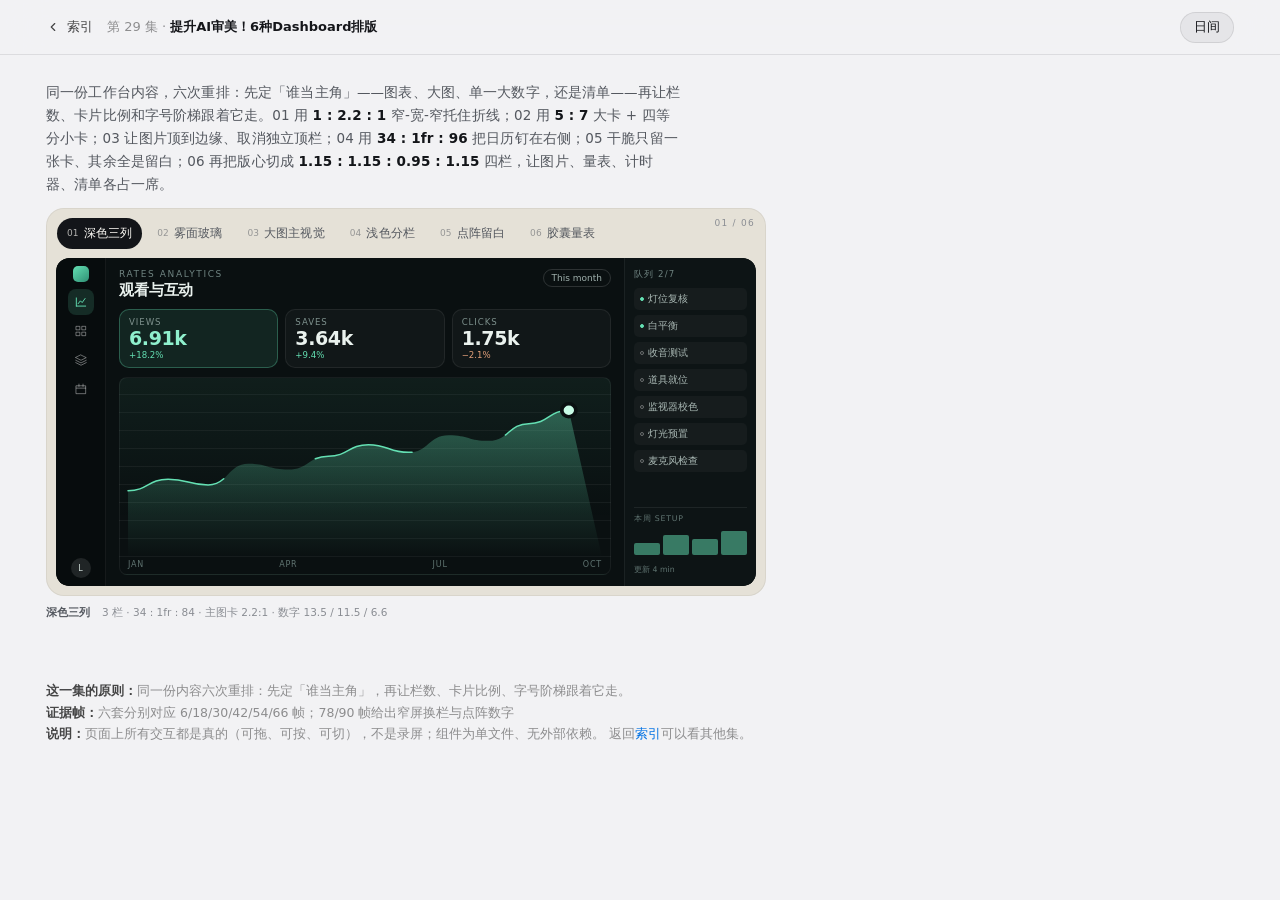
<file: src/pages/ep29.html>
<!DOCTYPE html>
<html lang="zh-CN" data-theme="light">
<head>
<meta charset="utf-8">
<meta name="viewport" content="width=device-width,initial-scale=1">
<title>第 29 集 · 提升AI审美！6种Dashboard排版 — Interaction Lab</title>
<style>
:root{--ease:cubic-bezier(.16,1,.3,1);--bg:#f2f2f4;--panel:#fff;--ink:#15161a;
  --ink-2:rgba(0,0,0,.72);--ink-3:rgba(0,0,0,.42);--line:rgba(0,0,0,.09);
  --accent:#0071e3;--accent-2:#5ac8fa;--chip:rgba(0,0,0,.05)}
html[data-theme="dark"]{color-scheme:dark;--bg:#08090c;--panel:#131418;--ink:#f2f3f5;
  --ink-2:rgba(255,255,255,.74);--ink-3:rgba(255,255,255,.44);--line:rgba(255,255,255,.12);
  --accent:#2997ff;--accent-2:#64d2ff;--chip:rgba(255,255,255,.08)}
*{box-sizing:border-box}
html,body{margin:0;padding:0;overflow-x:hidden}
body{font-family:system-ui,-apple-system,"Segoe UI",Roboto,"Helvetica Neue",Arial,sans-serif;
  background:var(--bg);color:var(--ink);-webkit-font-smoothing:antialiased;
  transition:background .22s linear,color .22s linear}
.bar{position:sticky;top:0;z-index:90;backdrop-filter:blur(20px) saturate(180%);
  -webkit-backdrop-filter:blur(20px) saturate(180%);
  background:color-mix(in oklab,var(--bg) 82%,transparent);border-bottom:1px solid var(--line)}
.bar .in{max-width:1240px;margin:0 auto;padding:0 26px;height:54px;display:flex;align-items:center;gap:14px}
.back{display:inline-flex;align-items:center;gap:7px;text-decoration:none;color:var(--ink-2);font-size:13px}
.back:hover{color:var(--ink)}
.back svg{width:14px;height:14px;stroke:currentColor;fill:none;stroke-width:2;stroke-linecap:round;stroke-linejoin:round}
.crumb{font-size:13px;color:var(--ink-3)}
.crumb b{color:var(--ink);font-weight:600}
.bar .sp{margin-left:auto}
.toggle{border:1px solid var(--line);background:var(--chip);color:var(--ink);font:inherit;font-size:12.5px;
  padding:6px 13px;border-radius:999px;cursor:pointer;transition:transform .2s var(--ease)}
.toggle:hover{transform:translateY(-1px)}
.stagewrap{max-width:1240px;margin:0 auto;padding:26px 26px 60px}
.note{max-width:1240px;margin:0 auto;padding:0 26px 40px;color:var(--ink-3);font-size:12.5px;line-height:1.7}
.note b{color:var(--ink-2)}
.note a{color:var(--accent);text-decoration:none}
@media (max-width:700px){.stagewrap{padding:14px 12px 40px} .crumb{display:none}}
</style>
<style>
/* 组件修正：ep26 的模拟侧栏原本写成 position:fixed（原片是静态侧栏），
   在整页宽下会脱离模拟框，这里强制回到文档流。 */
.ep26 .rail{position:static}

/* ---------- tokens：默认浅色，父级 data-theme=dark 跟随 ---------- */
.ep29{
  --bg:#efece5; --surface:#fffdf9; --surface2:#f4f1e9; --stage:#e5e1d7; --tabbg:#fbf9f4;
  --ink:#131519; --ink2:#54585f; --ink3:#8a8d93; --ink4:#a8aaa9;
  --line:rgba(18,20,24,.11); --line2:rgba(18,20,24,.06); --soft:rgba(18,20,24,.055);
  --accent:#e4572e; --sage:#7d9b86;
  --v4a:#efe7f7; --v4b:#f7f3fc; --v4c:#eaf1fa; --v4line:rgba(28,24,40,.07); --v4card:rgba(255,255,255,.66);
  --dm-card:#fffdfa; --dm-field1:#fbdcd8; --dm-field2:#e2eee2; --dm-field3:#fdf7f2; --dm-dot:#8fae97; --dm-ink:#2a2b26;
  --ease:cubic-bezier(.16,1,.3,1);
}
[data-theme="dark"] .ep29, .ep29[data-theme="dark"]{
  --bg:#0d0f12; --surface:#171a1e; --surface2:#1f2328; --stage:#0f1114; --tabbg:#191c21;
  --ink:#f2f0ea; --ink2:#aaa8a2; --ink3:#84838a; --ink4:#6a6970;
  --line:rgba(255,255,255,.13); --line2:rgba(255,255,255,.07); --soft:rgba(255,255,255,.07);
  --accent:#ff6a45; --sage:#93b39c;
  --v4a:#1a1724; --v4b:#1c1a26; --v4c:#161b22; --v4line:rgba(255,255,255,.08); --v4card:rgba(255,255,255,.05);
  --dm-card:#1b1f22; --dm-field1:#2a1f22; --dm-field2:#1a2420; --dm-field3:#141517; --dm-dot:#9fd0b4; --dm-ink:#e9e7e0;
}
.ep29[data-theme="light"]{
  --bg:#efece5; --surface:#fffdf9; --surface2:#f4f1e9; --stage:#e5e1d7; --tabbg:#fbf9f4;
  --ink:#131519; --ink2:#54585f; --ink3:#8a8d93; --ink4:#a8aaa9;
  --line:rgba(18,20,24,.11); --line2:rgba(18,20,24,.06); --soft:rgba(18,20,24,.055);
  --v4a:#efe7f7; --v4b:#f7f3fc; --v4c:#eaf1fa; --v4line:rgba(28,24,40,.07); --v4card:rgba(255,255,255,.66);
  --dm-card:#fffdfa; --dm-field1:#fbdcd8; --dm-field2:#e2eee2; --dm-field3:#fdf7f2; --dm-dot:#8fae97; --dm-ink:#2a2b26;
}
.ep29 *{box-sizing:border-box;}
.ep29{font-family:ui-sans-serif,system-ui,-apple-system,"SF Pro Text","Segoe UI",Roboto,"PingFang SC","Hiragino Sans GB","Microsoft YaHei",sans-serif;
  color:var(--ink);-webkit-font-smoothing:antialiased;text-align:left;}
.ep29 .sprite{position:absolute;width:0;height:0;overflow:hidden;}
.ep29 .ic{width:14px;height:14px;flex:0 0 auto;fill:none;stroke:currentColor;stroke-width:1.6;stroke-linecap:round;stroke-linejoin:round;}

/* ---------- 原则句 / 舞台 / 规格行 ---------- */
.ep29 .principle{margin:0 0 12px;max-width:74ch;font-size:13.5px;line-height:1.7;color:var(--ink2);letter-spacing:.01em;}
.ep29 .principle b{font-weight:650;color:var(--ink);font-variant-numeric:tabular-nums;}
.ep29 .stage{position:relative;display:flex;flex-direction:column;gap:9px;max-width:720px;height:388px;padding:10px;border-radius:18px;
  background:var(--stage);box-shadow:inset 0 0 0 1px var(--line2);overflow:hidden;}
.ep29 .spec{margin:9px 0 0;display:flex;flex-wrap:wrap;align-items:baseline;gap:4px 12px;font-size:10.5px;line-height:1.5;color:var(--ink3);}
.ep29 .spec b{font-weight:650;color:var(--ink2);}
.ep29 .spec [data-spec-text]{font-variant-numeric:tabular-nums;}

/* ---------- tabs ---------- */
.ep29 .tabs{display:flex;gap:5px;flex:0 0 auto;overflow-x:auto;scrollbar-width:none;-ms-overflow-style:none;padding:0 1px;}
.ep29 .tabs::-webkit-scrollbar{display:none;}
.ep29 .tab{display:inline-flex;align-items:center;gap:5px;flex:0 0 auto;height:31px;padding:0 10px;border:0;border-radius:999px;
  background:transparent;color:var(--ink2);font:inherit;font-size:12px;line-height:1;letter-spacing:.01em;cursor:pointer;
  transition:background .26s var(--ease),color .26s var(--ease);}
.ep29 .tab i{font-style:normal;font-size:9px;opacity:.55;font-variant-numeric:tabular-nums;}
.ep29 .tab .fs{display:none;}
.ep29 .tab:hover{background:var(--soft);color:var(--ink);}
.ep29 .tab:focus-visible{outline:2px solid var(--accent);outline-offset:2px;}
.ep29 .tab.is-on{background:var(--ink);color:var(--tabbg);}
.ep29 .tab.is-on i{opacity:.7;}
.ep29 .tabcount{margin-left:auto;padding-left:10px;flex:0 0 auto;font-size:9px;letter-spacing:.14em;color:var(--ink3);white-space:nowrap;font-variant-numeric:tabular-nums;}
@media (max-width:700px){.ep29 .tabcount{display:none;}}

/* ---------- 面板切换 ---------- */
.ep29 .views{position:relative;flex:1;min-height:0;container-type:inline-size;}
.ep29 .view{position:absolute;inset:0;border-radius:13px;overflow:hidden;opacity:0;transform:translateY(9px) scale(.99);
  pointer-events:none;transition:opacity .28s var(--ease),transform .28s var(--ease);}
.ep29 .view.is-on{opacity:1;transform:none;pointer-events:auto;}
.ep29 .app{height:100%;border-radius:13px;overflow:hidden;min-width:0;}

/* ================= 01 深色三列 ================= */
.ep29 .a1{display:grid;grid-template-columns:38px minmax(0,1fr) 92px;grid-template-rows:minmax(0,1fr);background:#0a1011;color:#eaf2ee;}
.ep29 .r1{display:flex;flex-direction:column;align-items:center;gap:3px;padding:8px 4px;background:#070c0d;border-right:1px solid rgba(255,255,255,.06);}
.ep29 .r1 .mk{width:16px;height:16px;border-radius:5px;background:linear-gradient(140deg,#64e0b3,#2f8f74);margin-bottom:4px;flex:0 0 auto;}
.ep29 .icbtn{display:grid;place-items:center;width:26px;height:26px;border:0;border-radius:8px;background:transparent;color:rgba(255,255,255,.42);cursor:pointer;transition:background .24s,color .24s;}
.ep29 .icbtn:hover{background:rgba(255,255,255,.07);color:#fff;}
.ep29 .icbtn.is-on{background:rgba(100,224,179,.15);color:#64e0b3;}
.ep29 .icbtn:focus-visible{outline:2px solid #64e0b3;outline-offset:1px;}
.ep29 .r1 .av1{margin-top:auto;display:grid;place-items:center;width:20px;height:20px;border-radius:50%;background:rgba(255,255,255,.1);font-size:8px;color:#cfdcd7;}
.ep29 .m1{display:flex;flex-direction:column;gap:6px;padding:8px 9px;min-width:0;min-height:0;}
.ep29 .h1{display:flex;align-items:flex-start;justify-content:space-between;gap:6px;min-width:0;}
.ep29 .eye{margin:0;font-size:6.4px;letter-spacing:.18em;color:#6f8380;white-space:nowrap;}
.ep29 .h1 h3{margin:2px 0 0;font-size:11.5px;font-weight:620;letter-spacing:-.01em;white-space:nowrap;}
.ep29 .pill1{flex:0 0 auto;padding:2px 6px;border-radius:999px;border:1px solid rgba(255,255,255,.14);font-size:6.6px;color:#9fb0ac;white-space:nowrap;}
.ep29 .kpis{display:grid;grid-template-columns:repeat(3,minmax(0,1fr));gap:4px;}
.ep29 .kpi{min-width:0;padding:5px 6px;border-radius:8px;border:1px solid rgba(255,255,255,.07);background:rgba(255,255,255,.03);
  color:inherit;font:inherit;text-align:left;cursor:pointer;transition:background .26s var(--ease),border-color .26s var(--ease);}
.ep29 .kpi i{display:block;font-style:normal;font-size:6.2px;letter-spacing:.11em;text-transform:uppercase;color:#7d908c;white-space:nowrap;overflow:hidden;}
.ep29 .kpi b{display:block;margin-top:1px;font-size:13.5px;line-height:1.15;font-weight:640;letter-spacing:-.02em;font-variant-numeric:tabular-nums;white-space:nowrap;}
.ep29 .kpi em{display:block;font-style:normal;font-size:6.2px;color:#64e0b3;font-variant-numeric:tabular-nums;white-space:nowrap;}
.ep29 .kpi[data-k="2"] em{color:#e3a07a;}
.ep29 .kpi:hover{background:rgba(255,255,255,.06);}
.ep29 .kpi.is-on{background:rgba(100,224,179,.10);border-color:rgba(100,224,179,.30);}
.ep29 .kpi.is-on b{color:#8ff0cd;}
.ep29 .kpi:focus-visible{outline:2px solid #64e0b3;outline-offset:1px;}
.ep29 .chart{position:relative;flex:1;min-height:0;overflow:hidden;display:flex;flex-direction:column;padding:5px 6px 3px;border-radius:8px;
  border:1px solid rgba(255,255,255,.06);
  background-image:linear-gradient(180deg,rgba(100,224,179,.07),transparent 72%),repeating-linear-gradient(to top,transparent 0 17px,rgba(255,255,255,.05) 17px 18px);}
.ep29 .chart svg{width:100%;flex:1;min-height:0;display:block;overflow:visible;}
.ep29 .a1 .area{opacity:.9;}
.ep29 .a1 .line{stroke:#64e0b3;stroke-width:1.5;vector-effect:non-scaling-stroke;stroke-linecap:round;}
.ep29 .a1 .dot{fill:#c8fbe6;stroke:#0a1011;stroke-width:.8;}
.ep29 .xax{display:flex;justify-content:space-between;font-size:5.8px;letter-spacing:.1em;color:#5f7370;padding-top:2px;}
.ep29 .s1{display:flex;flex-direction:column;gap:4px;min-height:0;padding:8px 7px;background:#0d1415;border-left:1px solid rgba(255,255,255,.06);min-width:0;}
.ep29 .sh{margin:0 0 2px;font-size:6.2px;letter-spacing:.13em;text-transform:uppercase;color:#6f8380;white-space:nowrap;}
.ep29 .tk{display:flex;align-items:center;gap:4px;min-width:0;padding:3px 4px;border-radius:5px;background:rgba(255,255,255,.035);font-size:6.8px;color:#a9b8b4;}
.ep29 .tk i{width:4px;height:4px;border-radius:50%;border:1px solid rgba(255,255,255,.35);flex:0 0 auto;}
.ep29 .tk.done i{background:#64e0b3;border-color:#64e0b3;}
.ep29 .tk span{white-space:nowrap;overflow:hidden;text-overflow:ellipsis;}
.ep29 .smini{margin-top:auto;padding-top:5px;border-top:1px solid rgba(255,255,255,.07);}
.ep29 .smini p{margin:0 0 3px;font-size:5.6px;letter-spacing:.1em;text-transform:uppercase;color:#5f7370;white-space:nowrap;}
.ep29 .sbars{display:flex;align-items:flex-end;gap:3px;height:22px;}
.ep29 .sbars i{flex:1;height:var(--h);border-radius:2px;background:rgba(100,224,179,.5);}
.ep29 .sf{margin:4px 0 0;font-size:5.6px;color:#5f7370;white-space:nowrap;}

/* ================= 02 彩色雾面玻璃 ================= */
.ep29 .a2{position:relative;display:grid;grid-template-columns:24px minmax(0,1fr);
  background:
   radial-gradient(120% 92% at 10% 2%, #ffd2be 0%, rgba(255,210,190,0) 56%),
   radial-gradient(96% 80% at 92% 0%, #ffe6bb 0%, rgba(255,230,187,0) 62%),
   radial-gradient(92% 92% at 68% 104%, #d6ebe0 0%, rgba(214,235,224,0) 60%),
   radial-gradient(58% 46% at 22% 36%, rgba(255,138,104,.55) 0%, rgba(255,138,104,0) 62%),
   radial-gradient(44% 40% at 78% 22%, rgba(255,196,96,.6) 0%, rgba(255,196,96,0) 60%),
   radial-gradient(50% 44% at 62% 92%, rgba(120,206,178,.45) 0%, rgba(120,206,178,0) 62%),
   linear-gradient(158deg,#fbece1,#f7f1e4 52%,#edf3ec);}
.ep29 .a2::before,.ep29 .a2::after{content:"";position:absolute;border-radius:50%;pointer-events:none;}
.ep29 .a2::before{left:9%;top:14%;width:74px;height:74px;background:radial-gradient(circle,#ff7d57 0 63%,rgba(255,125,87,0) 67%);opacity:.62;filter:blur(1.4px);}
.ep29 .a2::after{right:14%;bottom:16%;width:60px;height:60px;background:radial-gradient(circle,#59c79f 0 60%,rgba(89,199,159,0) 65%);opacity:.5;filter:blur(1.4px);}
.ep29 .r2{position:relative;z-index:1;display:flex;flex-direction:column;align-items:center;gap:6px;padding:8px 0;}
.ep29 .dot2{width:9px;height:9px;border-radius:3px;background:rgba(90,64,48,.16);}
.ep29 .dot2.is-on{background:rgba(90,64,48,.42);}
.ep29 .g2{position:relative;z-index:1;display:flex;flex-direction:column;gap:5px;padding:6px 7px 7px;min-width:0;}
.ep29 .gtop{display:grid;grid-template-columns:5fr 7fr;gap:5px;flex:1;min-height:0;}
.ep29 .glass{position:relative;min-width:0;overflow:hidden;border-radius:10px;padding:6px 7px;
  background:rgba(255,255,255,.40);border:1px solid rgba(255,255,255,.68);
  -webkit-backdrop-filter:blur(9px) saturate(1.18);backdrop-filter:blur(9px) saturate(1.18);
  box-shadow:0 8px 20px -16px rgba(96,64,44,.95), inset 0 1px 0 rgba(255,255,255,.7);color:#3b3129;}
.ep29 .glass .lb{margin:0;font-size:6.4px;letter-spacing:.08em;text-transform:uppercase;color:#8a7264;white-space:nowrap;overflow:hidden;text-overflow:ellipsis;}
.ep29 .num{margin-top:2px;font-size:22px;line-height:1;font-weight:640;letter-spacing:-.035em;font-variant-numeric:tabular-nums;color:#33291f;white-space:nowrap;}
.ep29 .num span{font-size:10px;font-weight:560;letter-spacing:0;margin-left:1px;color:#7b6354;}
.ep29 .num.sm{font-size:16px;margin-top:1px;}
.ep29 .gbar{margin-top:auto;height:5px;border-radius:999px;background:rgba(255,255,255,.7);overflow:hidden;}
.ep29 .gbar i{display:block;height:100%;border-radius:999px;background:linear-gradient(90deg,#ef7350,#f6a763);}
.ep29 .ft{margin:5px 0 0;font-size:6px;color:#8a7264;white-space:nowrap;overflow:hidden;text-overflow:ellipsis;}
.ep29 .big{display:flex;flex-direction:column;}
.ep29 .wide{display:flex;flex-direction:column;}
.ep29 .wh{display:flex;align-items:center;justify-content:space-between;gap:4px;min-width:0;}
.ep29 .tag2{flex:0 0 auto;padding:1px 5px;border-radius:999px;background:rgba(239,115,80,.16);color:#c6552f;font-size:5.8px;font-variant-numeric:tabular-nums;}
.ep29 .gbars{display:flex;align-items:flex-end;gap:3px;flex:1;min-height:18px;margin-top:5px;}
.ep29 .gbars i{flex:1;border-radius:3px 3px 2px 2px;background:#f0906d;height:40%;}
.ep29 .gbars i:nth-child(2){height:64%;background:#f6b46b;}
.ep29 .gbars i:nth-child(3){height:50%;background:#8fd3b4;}
.ep29 .gbars i:nth-child(4){height:78%;background:#f0906d;}
.ep29 .gbars i:nth-child(5){height:58%;background:#f6b46b;}
.ep29 .gbars i:nth-child(6){height:88%;background:#8fd3b4;}
.ep29 .gbars i:nth-child(7){height:70%;background:#f0906d;}
.ep29 .gbot{display:grid;grid-template-columns:repeat(4,minmax(0,1fr));gap:5px;}
.ep29 .mini{padding:5px 6px;}
.ep29 .mini b{display:block;margin-top:2px;font-size:10.5px;font-weight:640;letter-spacing:-.02em;font-variant-numeric:tabular-nums;color:#33291f;white-space:nowrap;overflow:hidden;text-overflow:ellipsis;}
.ep29 .mini em{display:block;font-style:normal;font-size:5.8px;color:#a0897a;font-variant-numeric:tabular-nums;}

/* ================= 03 大图主视觉 ================= */
.ep29 .a3{display:flex;flex-direction:column;background:#f7f4ed;}
.ep29 .hero3{position:relative;flex:1;min-height:0;overflow:hidden;}
.ep29 .hero3 .art{position:absolute;inset:0;width:100%;height:100%;display:block;}
.ep29 .hero-eye{position:absolute;top:9px;left:11px;margin:0;font-size:6.2px;letter-spacing:.2em;color:rgba(255,255,255,.9);text-shadow:0 1px 6px rgba(0,0,0,.6);}
.ep29 .hidx{position:absolute;top:8px;right:11px;font-size:8px;letter-spacing:.14em;color:rgba(255,255,255,.8);text-shadow:0 1px 6px rgba(0,0,0,.55);}
.ep29 .hero-txt{position:absolute;left:11px;right:11px;bottom:10px;color:#fff;}
.ep29 .hero-txt h3{margin:0;font-size:19px;line-height:1.1;letter-spacing:-.02em;font-weight:640;text-shadow:0 2px 14px rgba(0,0,0,.35);}
.ep29 .hmeta{margin:4px 0 0;font-size:6.6px;letter-spacing:.01em;color:rgba(255,255,255,.8);white-space:nowrap;overflow:hidden;text-overflow:ellipsis;}
.ep29 .hacts{display:flex;gap:5px;margin-top:8px;}
.ep29 .ha{display:inline-flex;align-items:center;gap:3px;padding:4px 9px;border-radius:999px;border:1px solid transparent;font:inherit;font-size:6.8px;cursor:pointer;
  transition:transform .24s var(--ease),background .24s var(--ease);}
.ep29 .ha .ic{width:9px;height:9px;}
.ep29 .ha.fill{background:#fff;color:#161d18;font-weight:600;}
.ep29 .ha.ghost{background:rgba(255,255,255,.14);border-color:rgba(255,255,255,.4);color:#fff;-webkit-backdrop-filter:blur(6px);backdrop-filter:blur(6px);}
.ep29 .ha:hover{transform:translateY(-1px);}
.ep29 .ha:focus-visible{outline:2px solid #fff;outline-offset:2px;}
.ep29 .rec3{flex:0 0 auto;padding:7px 10px 9px;background:#fffdf8;border-top:1px solid rgba(20,22,20,.06);}
.ep29 .rh{display:flex;align-items:baseline;justify-content:space-between;gap:6px;}
.ep29 .rh b{font-size:8.6px;font-weight:650;color:#1d211d;}
.ep29 .rh span{font-size:6.2px;color:#9a9d95;}
.ep29 .rrow{display:grid;grid-template-columns:repeat(3,minmax(0,1fr));gap:7px;margin-top:5px;}
.ep29 .rc{min-width:0;}
.ep29 .rc .th{display:block;height:24px;border-radius:6px;margin-bottom:3px;}
.ep29 .th.a{background:linear-gradient(160deg,#b9c7b6,#5c7360);}
.ep29 .th.b{background:linear-gradient(160deg,#c9bfae,#7a6a55);}
.ep29 .th.c{background:linear-gradient(160deg,#a8b6c6,#4b5c70);}
.ep29 .rc b{display:block;font-size:6.8px;font-weight:600;color:#22261f;white-space:nowrap;overflow:hidden;text-overflow:ellipsis;}
.ep29 .rc em{display:block;font-style:normal;font-size:5.9px;color:#9a9d95;white-space:nowrap;}

/* ================= 04 浅色分栏 ================= */
.ep29 .a4{display:grid;grid-template-columns:34px minmax(0,1fr) 96px;grid-template-rows:minmax(0,1fr);
  background:linear-gradient(115deg,var(--v4a),var(--v4b) 44%,var(--v4c));color:var(--ink);}
.ep29 .r4{display:flex;flex-direction:column;align-items:center;gap:5px;padding:8px 0;border-right:1px solid var(--v4line);}
.ep29 .av4{display:grid;place-items:center;width:18px;height:18px;border-radius:50%;margin-bottom:3px;flex:0 0 auto;
  background:linear-gradient(150deg,#c9b6e6,#8f7fc4);color:#fff;font-size:7px;font-weight:650;}
.ep29 .icbtn4{display:grid;place-items:center;width:22px;height:22px;border:0;border-radius:7px;background:transparent;color:var(--ink3);cursor:pointer;transition:background .24s,color .24s;}
.ep29 .icbtn4 .ic{width:12px;height:12px;}
.ep29 .icbtn4:hover{background:var(--soft);color:var(--ink);}
.ep29 .icbtn4.is-on{background:color-mix(in oklab,var(--ink) 9%,transparent);color:var(--ink);}
.ep29 .icbtn4:focus-visible{outline:2px solid var(--accent);outline-offset:1px;}
.ep29 .m4{display:flex;flex-direction:column;gap:6px;padding:9px 10px;min-width:0;min-height:0;}
.ep29 .greet{margin:0;font-size:6.6px;color:var(--ink3);white-space:nowrap;}
.ep29 .big4{margin:0;font-size:18px;line-height:1.14;font-weight:620;letter-spacing:-.035em;}
.ep29 .p3{display:grid;grid-template-columns:repeat(3,minmax(0,1fr));gap:4px;}
.ep29 .pl{display:block;min-width:0;padding:4px 6px;border-radius:7px;background:rgba(255,255,255,.62);}
.ep29 .pl i{display:block;font-style:normal;font-size:5.9px;letter-spacing:.02em;color:var(--ink3);white-space:nowrap;overflow:hidden;text-overflow:ellipsis;}
.ep29 .pl b{display:block;font-size:9.6px;font-weight:640;font-variant-numeric:tabular-nums;letter-spacing:-.01em;white-space:nowrap;}
.ep29 .pl.a{background:rgba(233,224,250,.85);}
.ep29 .pl.b{background:rgba(253,240,219,.85);}
.ep29 .pl.c{background:rgba(226,240,233,.85);}
[data-theme="dark"] .ep29 .pl{background:rgba(255,255,255,.06);}
[data-theme="dark"] .ep29 .pl.a{background:rgba(180,160,240,.14);}
[data-theme="dark"] .ep29 .pl.b{background:rgba(240,200,140,.14);}
[data-theme="dark"] .ep29 .pl.c{background:rgba(150,210,180,.14);}
.ep29 .vis4{flex:1;min-height:0;display:flex;flex-direction:column;gap:4px;padding:6px 7px 4px;border-radius:9px;
  background:var(--v4card);border:1px solid var(--v4line);}
.ep29 .vh{display:flex;align-items:baseline;justify-content:space-between;gap:5px;min-width:0;}
.ep29 .vh b{font-size:7.6px;font-weight:640;white-space:nowrap;overflow:hidden;text-overflow:ellipsis;}
.ep29 .lg{display:inline-flex;align-items:center;gap:3px;flex:0 0 auto;font-size:5.8px;color:var(--ink3);white-space:nowrap;}
.ep29 .lg i{width:4px;height:4px;border-radius:50%;background:#e39ab5;}
.ep29 .vchart{flex:1;min-height:0;overflow:hidden;}
.ep29 .vchart svg{display:block;width:100%;height:100%;}
.ep29 .area4{opacity:.9;}
.ep29 .line4{stroke:#d985a6;stroke-width:1.5;vector-effect:non-scaling-stroke;stroke-linecap:round;}
.ep29 .cal4{display:flex;flex-direction:column;gap:5px;min-height:0;padding:8px 7px;background:var(--v4card);border-left:1px solid var(--v4line);min-width:0;}
.ep29 .ch{margin:0;font-size:5.9px;letter-spacing:.13em;text-transform:uppercase;color:var(--ink3);white-space:nowrap;}
.ep29 .cm{margin:0;font-size:9px;font-weight:600;color:var(--ink);white-space:nowrap;}
.ep29 .cgrid{display:grid;grid-template-columns:repeat(7,minmax(0,1fr));gap:1px;}
.ep29 .cw{font-size:5.2px;color:var(--ink4);text-align:center;line-height:1.4;}
.ep29 .cd{display:grid;place-items:center;aspect-ratio:1;border:0;border-radius:50%;background:transparent;color:var(--ink2);
  font:inherit;font-size:5.6px;line-height:1;padding:0;cursor:pointer;transition:background .22s,color .22s;}
.ep29 .cd.has{box-shadow:inset 0 0 0 1px rgba(227,154,181,.7);}
.ep29 .cd.is-on{background:#e39ab5;color:#fff;}
.ep29 .cd:hover{background:var(--soft);}
.ep29 .cd:focus-visible{outline:1.5px solid var(--accent);outline-offset:0;}
.ep29 .cd.pad{pointer-events:none;}
.ep29 .clist{display:flex;flex-direction:column;gap:2px;margin-top:auto;padding-top:5px;border-top:1px solid var(--v4line);min-width:0;}
.ep29 .clist b{font-size:6.2px;font-weight:640;white-space:nowrap;overflow:hidden;text-overflow:ellipsis;}
.ep29 .clist em{font-style:normal;font-size:5.6px;line-height:1.4;color:var(--ink3);white-space:nowrap;overflow:hidden;text-overflow:ellipsis;}
.ep29 .clist em.dim{color:var(--ink4);}

/* ================= 05 点阵留白 ================= */
.ep29 .a5{display:flex;flex-direction:column;align-items:center;justify-content:center;gap:9px;padding:14px 16px;
  background:
   radial-gradient(120% 104% at 76% 4%, var(--dm-field1) 0%, transparent 58%),
   radial-gradient(104% 92% at 10% 96%, var(--dm-field2) 0%, transparent 62%),
   linear-gradient(152deg,var(--dm-field3),var(--dm-card) 88%);}
.ep29 .dm-head{width:100%;max-width:340px;}
.ep29 .dm-head p{margin:0;font-size:6.4px;letter-spacing:.04em;color:var(--ink3);}
.ep29 .dm-head b{display:block;margin-top:1px;font-size:9.2px;font-weight:600;letter-spacing:-.01em;color:var(--dm-ink);}
.ep29 .dm-card{width:100%;max-width:340px;padding:13px 14px 10px;border-radius:13px;background:var(--dm-card);color:var(--dm-ink);
  border:1px solid color-mix(in oklab,var(--dm-ink) 6%,transparent);
  box-shadow:0 14px 30px -26px rgba(60,50,40,.9), 0 1px 0 rgba(255,255,255,.7) inset;}
.ep29 .dm-top{display:flex;align-items:center;justify-content:space-between;gap:8px;}
.ep29 .lb5{margin:0;font-size:7.2px;letter-spacing:.04em;color:color-mix(in oklab,var(--dm-ink) 62%,transparent);}
.ep29 .live{display:inline-flex;align-items:center;gap:3px;padding:1px 5px;border-radius:999px;font-size:5.4px;letter-spacing:.12em;
  background:color-mix(in oklab,var(--dm-dot) 22%,transparent);color:color-mix(in oklab,var(--dm-dot) 78%,var(--dm-ink));}
.ep29 .dm-mid{display:flex;align-items:center;gap:16px;margin:13px 0 10px;}
.ep29 .dots{display:grid;grid-template-columns:repeat(17,minmax(0,1fr));gap:2px;width:142px;flex:0 0 auto;aspect-ratio:17/7;}
.ep29 .dots i{display:block;border-radius:50%;background:transparent;}
.ep29 .dots i.on{background:var(--dm-dot);opacity:.9;}
.ep29 .dm-meta{min-width:0;}
.ep29 .dm-meta p{margin:0;font-size:5.8px;letter-spacing:.16em;text-transform:uppercase;color:color-mix(in oklab,var(--dm-ink) 46%,transparent);}
.ep29 .dm-meta b{display:block;font-size:11px;font-weight:640;letter-spacing:-.02em;font-variant-numeric:tabular-nums;}
.ep29 .dm-meta em{display:block;font-style:normal;font-size:5.8px;color:color-mix(in oklab,var(--dm-ink) 55%,transparent);}
.ep29 .dm-meta span{display:block;margin-top:5px;font-size:5.6px;letter-spacing:.02em;color:color-mix(in oklab,var(--dm-ink) 40%,transparent);white-space:nowrap;}
.ep29 .dm-foot{margin:0;padding-top:6px;border-top:1px dashed color-mix(in oklab,var(--dm-ink) 12%,transparent);
  font-size:5.8px;letter-spacing:.02em;color:color-mix(in oklab,var(--dm-ink) 42%,transparent);white-space:nowrap;overflow:hidden;text-overflow:ellipsis;}

/* ================= 06 胶囊量表 ================= */
.ep29 .a6{display:flex;flex-direction:column;gap:6px;padding:8px;background:var(--surface2);color:var(--ink);}
.ep29 .mh{display:flex;align-items:center;justify-content:space-between;gap:8px;min-width:0;}
.ep29 .mh h3{margin:0;font-size:10px;font-weight:620;letter-spacing:-.01em;white-space:nowrap;overflow:hidden;text-overflow:ellipsis;}
.ep29 .seg{display:inline-flex;flex:0 0 auto;padding:2px;border-radius:999px;background:color-mix(in oklab,var(--ink) 8%,transparent);}
.ep29 .seg button{border:0;background:transparent;font:inherit;font-size:6.2px;line-height:1;padding:3px 7px;border-radius:999px;color:var(--ink3);cursor:pointer;transition:background .24s,color .24s;}
.ep29 .seg button[aria-pressed="true"]{background:var(--surface);color:var(--ink);box-shadow:0 1px 2px rgba(0,0,0,.10);}
.ep29 .seg button:focus-visible{outline:2px solid var(--accent);outline-offset:1px;}
.ep29 .mgrid{flex:1;min-height:0;display:grid;grid-template-columns:1.15fr 1.15fr .95fr 1.15fr;gap:6px;}
.ep29 .mimg{position:relative;border-radius:9px;overflow:hidden;min-height:0;background:#1a1512;}
.ep29 .mimg svg{position:absolute;inset:0;width:100%;height:100%;display:block;}
.ep29 .mbadge{position:absolute;top:5px;left:5px;padding:2px 5px;border-radius:999px;background:rgba(0,0,0,.36);color:#fff;
  font-size:5.4px;letter-spacing:.1em;-webkit-backdrop-filter:blur(4px);backdrop-filter:blur(4px);}
.ep29 .mtx{position:absolute;left:6px;right:6px;bottom:6px;color:#fff;}
.ep29 .mtx b{display:block;font-size:8.2px;font-weight:600;letter-spacing:-.01em;line-height:1.2;text-shadow:0 1px 8px rgba(0,0,0,.5);}
.ep29 .mtx em{display:block;font-style:normal;font-size:5.4px;color:rgba(255,255,255,.72);white-space:nowrap;overflow:hidden;text-overflow:ellipsis;}
.ep29 .mcard{display:flex;flex-direction:column;min-height:0;min-width:0;padding:6px 7px;border-radius:9px;
  background:var(--surface);border:1px solid var(--line2);}
.ep29 .lb{margin:0;font-size:6px;letter-spacing:.06em;color:var(--ink3);white-space:nowrap;overflow:hidden;text-overflow:ellipsis;}
.ep29 .num6{display:flex;align-items:baseline;gap:2px;margin-top:2px;}
.ep29 .num6 b{font-size:17px;line-height:1;font-weight:640;letter-spacing:-.03em;font-variant-numeric:tabular-nums;}
.ep29 .num6 span{font-size:7.4px;color:var(--ink3);}
.ep29 .sub6{margin:2px 0 0;font-size:5.4px;color:var(--ink4);white-space:nowrap;overflow:hidden;text-overflow:ellipsis;}
.ep29 .caps{flex:1;display:flex;align-items:flex-end;gap:4px;min-height:16px;padding-top:4px;}
.ep29 .caps i{flex:1;height:var(--h);min-height:6px;border-radius:999px;background:var(--ink);opacity:.78;
  transform-origin:bottom;transition:height .3s var(--ease);}
.ep29 .caps i:last-child{background:#f05a43;opacity:1;}
.ep29 .mtimer{align-items:stretch;}
.ep29 .ring{position:relative;flex:1;min-height:0;display:grid;place-items:center;color:var(--ink);}
.ep29 .ring svg{width:52px;height:52px;max-width:100%;}
.ep29 .ring b{position:absolute;font-size:10.5px;font-weight:640;letter-spacing:-.02em;font-variant-numeric:tabular-nums;}
.ep29 .mctl{display:flex;justify-content:center;gap:4px;padding-top:2px;}
.ep29 .mctl button{display:grid;place-items:center;width:15px;height:15px;padding:0;border-radius:50%;border:1px solid var(--line);background:transparent;color:var(--ink2);cursor:pointer;transition:background .22s;}
.ep29 .mctl button:hover{background:var(--soft);}
.ep29 .mctl button:focus-visible{outline:2px solid var(--accent);outline-offset:1px;}
.ep29 .mctl .ic{width:8px;height:8px;}
.ep29 .mdark{display:flex;flex-direction:column;gap:4px;min-height:0;min-width:0;padding:6px 7px;border-radius:9px;background:#121417;color:#f2f0ea;}
.ep29 .mdh{display:flex;align-items:baseline;justify-content:space-between;gap:5px;}
.ep29 .mdh span{font-size:6.4px;letter-spacing:.02em;color:rgba(255,255,255,.78);white-space:nowrap;overflow:hidden;text-overflow:ellipsis;}
.ep29 .mdh b{font-size:7.4px;font-weight:650;color:#f05a43;font-variant-numeric:tabular-nums;flex:0 0 auto;}
.ep29 .mrows{display:flex;flex-direction:column;gap:3px;min-height:0;overflow:hidden;}
.ep29 .mrow{display:flex;align-items:center;gap:4px;min-width:0;padding:3px 4px;border:0;border-radius:5px;background:rgba(255,255,255,.06);
  color:#d8d6d0;font:inherit;font-size:5.9px;text-align:left;cursor:pointer;transition:background .22s,color .22s;}
.ep29 .mrow i{width:5px;height:5px;border-radius:50%;border:1px solid rgba(255,255,255,.4);flex:0 0 auto;transition:background .22s,border-color .22s;}
.ep29 .mrow span{white-space:nowrap;overflow:hidden;text-overflow:ellipsis;}
.ep29 .mrow em{margin-left:auto;font-style:normal;font-size:5.2px;color:rgba(255,255,255,.42);flex:0 0 auto;font-variant-numeric:tabular-nums;}
.ep29 .mrow[aria-pressed="true"]{color:#fff;}
.ep29 .mrow[aria-pressed="true"] i{background:#f05a43;border-color:#f05a43;}
.ep29 .mrow:hover{background:rgba(255,255,255,.11);}
.ep29 .mrow:focus-visible{outline:1.5px solid #f05a43;outline-offset:1px;}

/* ---------- 入场动画 ---------- */
.ep29 .view.is-in .line,.ep29 .view.is-in .line4{animation:ep29-draw .9s var(--ease) both;}
.ep29 .view.is-in .area,.ep29 .view.is-in .area4{animation:ep29-fade .9s var(--ease) both;}
.ep29 .view.is-in .gbars i{animation:ep29-grow .6s var(--ease) both;}
.ep29 .view.is-in .gbars i:nth-child(2){animation-delay:.04s}
.ep29 .view.is-in .gbars i:nth-child(3){animation-delay:.08s}
.ep29 .view.is-in .gbars i:nth-child(4){animation-delay:.12s}
.ep29 .view.is-in .gbars i:nth-child(5){animation-delay:.16s}
.ep29 .view.is-in .gbars i:nth-child(6){animation-delay:.2s}
.ep29 .view.is-in .gbars i:nth-child(7){animation-delay:.24s}
@keyframes ep29-draw{from{stroke-dasharray:1;stroke-dashoffset:1}to{stroke-dasharray:1;stroke-dashoffset:0}}
@keyframes ep29-fade{from{opacity:0}to{opacity:.9}}
@keyframes ep29-grow{from{height:0;opacity:.3}to{opacity:1}}

/* ---------- 窄屏：真实换栏，不靠缩放 ---------- */
@media (max-width:620px){
  .ep29 .stage{height:384px;padding:9px;gap:8px;border-radius:15px;}
  .ep29 .a1{grid-template-columns:34px minmax(0,1fr) 84px;}
  .ep29 .m1{padding:7px 8px;gap:5px;}
  .ep29 .s1{padding:7px 6px;}
  .ep29 .g2{padding:6px;}
  .ep29 .m4{padding:8px;}
  .ep29 .a4{grid-template-columns:30px minmax(0,1fr) 88px;}
  .ep29 .mgrid{grid-template-columns:1fr 1fr;grid-template-rows:1fr 1fr;gap:5px;}
  .ep29 .mimg{min-height:0;}
  .ep29 .mtx b{font-size:7.6px;}
  .ep29 .a5{padding:11px 12px;}
  .ep29 .dots{width:124px;gap:2px;}
}
@media (max-width:620px){
  .ep29 .tab .fl{display:none;}
  .ep29 .tab .fs{display:inline;}
  .ep29 .tab{padding:0 9px;gap:4px;}
  .ep29 .tabs{gap:4px;}
}
@media (max-width:400px){
  .ep29 .tab{padding:0 6px;font-size:10.5px;gap:3px;}
  .ep29 .tab i{font-size:8.5px;margin-right:1px;}
  .ep29 .a1{grid-template-columns:32px minmax(0,1fr) 78px;}
  .ep29 .kpi b{font-size:12.5px;}
  .ep29 .a4{grid-template-columns:28px minmax(0,1fr) 82px;}
  .ep29 .big4{font-size:16px;}
  .ep29 .dots{width:112px;}
  .ep29 .dm-mid{gap:10px;}
  .ep29 .hero-txt h3{font-size:17px;}
  .ep29 .stage{height:382px;}
}
@container (min-width:560px){
  /* 宽版：整块面板按 1.5× 放大字号阶梯，保持层级比例不变 */
  .ep29 .a1{grid-template-columns:50px minmax(0,1fr) 132px;}
  .ep29 .m1{padding:11px 13px;gap:9px;}
  .ep29 .eye{font-size:9px;}
  .ep29 .h1 h3{font-size:15px;}
  .ep29 .pill1{font-size:9px;padding:3px 8px;}
  .ep29 .kpis{gap:7px;}
  .ep29 .kpi{padding:7px 9px;border-radius:10px;}
  .ep29 .kpi i{font-size:8.6px;}
  .ep29 .kpi b{font-size:19px;}
  .ep29 .kpi em{font-size:8.6px;}
  .ep29 .chart{padding:7px 8px 5px;}
  .ep29 .xax{font-size:8px;padding-top:3px;}
  .ep29 .s1{padding:11px 9px;gap:5px;}
  .ep29 .sh{font-size:8.6px;}
  .ep29 .tk{font-size:10px;padding:4px 6px;}
  .ep29 .smini p{font-size:7.8px;}
  .ep29 .sf{font-size:7.8px;}
  .ep29 .sbars{height:28px;}

  .ep29 .g2{padding:9px 10px;gap:8px;}
  .ep29 .gtop{gap:8px;}
  .ep29 .gbot{gap:8px;}
  .ep29 .glass{padding:9px 11px;border-radius:12px;}
  .ep29 .glass .lb{font-size:9px;}
  .ep29 .num{font-size:34px;}
  .ep29 .num.sm{font-size:25px;}
  .ep29 .tag2{font-size:8px;padding:2px 7px;}
  .ep29 .ft{font-size:8.6px;margin-top:8px;}
  .ep29 .gbar{height:7px;}
  .ep29 .mini{padding:8px 9px;border-radius:11px;}
  .ep29 .mini b{font-size:15px;}
  .ep29 .mini em{font-size:8.2px;}

  .ep29 .hero-eye{font-size:8.6px;top:12px;left:14px;}
  .ep29 .hidx{font-size:10px;top:11px;right:14px;}
  .ep29 .hero-txt{left:14px;right:14px;bottom:12px;}
  .ep29 .hero-txt h3{font-size:30px;}
  .ep29 .hmeta{font-size:9.6px;margin-top:6px;}
  .ep29 .hacts{margin-top:10px;gap:7px;}
  .ep29 .ha{font-size:9.4px;padding:6px 12px;}
  .ep29 .ha .ic{width:11px;height:11px;}
  .ep29 .rec3{padding:9px 13px 11px;}
  .ep29 .rh b{font-size:11.5px;}
  .ep29 .rh span{font-size:8.4px;}
  .ep29 .rrow{gap:10px;margin-top:7px;}
  .ep29 .rc .th{height:38px;border-radius:8px;margin-bottom:5px;}
  .ep29 .rc b{font-size:9.4px;}
  .ep29 .rc em{font-size:8px;}

  .ep29 .a4{grid-template-columns:46px minmax(0,1fr) 138px;}
  .ep29 .m4{padding:12px 13px;gap:9px;}
  .ep29 .greet{font-size:9px;}
  .ep29 .big4{font-size:25px;line-height:1.16;}
  .ep29 .p3{gap:7px;}
  .ep29 .pl{padding:6px 8px;border-radius:9px;}
  .ep29 .pl i{font-size:8px;}
  .ep29 .pl b{font-size:13px;}
  .ep29 .vis4{padding:9px 10px 6px;border-radius:11px;}
  .ep29 .vh b{font-size:10.5px;}
  .ep29 .lg{font-size:8px;}
  .ep29 .cal4{padding:11px 9px;gap:6px;}
  .ep29 .ch{font-size:8px;}
  .ep29 .cm{font-size:12px;}
  .ep29 .cgrid{gap:2px;}
  .ep29 .cw{font-size:6.8px;}
  .ep29 .cd{font-size:7.6px;}
  .ep29 .clist b{font-size:8.6px;}
  .ep29 .clist em{font-size:7.8px;}

  .ep29 .a5{padding:20px 26px;gap:12px;}
  .ep29 .dm-head p{font-size:9px;}
  .ep29 .dm-head b{font-size:13px;}
  .ep29 .dm-head{max-width:470px;}
  .ep29 .dm-card{max-width:470px;padding:16px 18px 12px;border-radius:15px;}
  .ep29 .lb5{font-size:10px;}
  .ep29 .live{font-size:7.4px;padding:2px 7px;}
  .ep29 .dots{width:200px;gap:3px;}
  .ep29 .dm-mid{gap:22px;margin:16px 0 12px;}
  .ep29 .dm-meta p{font-size:8px;}
  .ep29 .dm-meta b{font-size:15px;}
  .ep29 .dm-meta em{font-size:8px;}
  .ep29 .dm-meta span{font-size:7.6px;margin-top:7px;}
  .ep29 .dm-foot{font-size:7.8px;padding-top:8px;}

  .ep29 .a6{padding:10px;gap:8px;}
  .ep29 .mh h3{font-size:14px;}
  .ep29 .seg button{font-size:8.6px;padding:4px 10px;}
  .ep29 .mgrid{gap:8px;}
  .ep29 .mcard{padding:9px 10px;border-radius:11px;}
  .ep29 .mimg{border-radius:11px;}
  .ep29 .mtx b{font-size:11px;}
  .ep29 .mtx em{font-size:7.4px;}
  .ep29 .mbadge{font-size:7px;padding:3px 7px;}
  .ep29 .lb{font-size:8.4px;}
  .ep29 .num6 b{font-size:25px;}
  .ep29 .num6 span{font-size:10px;}
  .ep29 .sub6{font-size:7.6px;margin-top:3px;}
  .ep29 .ring svg{width:66px;height:66px;}
  .ep29 .ring b{font-size:14px;}
  .ep29 .mctl button{width:20px;height:20px;}
  .ep29 .mctl .ic{width:10px;height:10px;}
  .ep29 .mdark{padding:9px 10px;border-radius:11px;gap:5px;}
  .ep29 .mdh span{font-size:9px;}
  .ep29 .mdh b{font-size:10px;}
  .ep29 .mrows{gap:4px;}
  .ep29 .mrow{font-size:8.4px;padding:4px 6px;border-radius:6px;}
  .ep29 .mrow em{font-size:7.2px;}
  .ep29 .caps{gap:6px;}
}

@media (prefers-reduced-motion:reduce){
  .ep29 *,.ep29 *::before,.ep29 *::after{transition-duration:.001ms !important;animation:none !important;}
  .ep29 .view{transform:none;}
  .ep29 .line,.ep29 .line4{stroke-dasharray:none;stroke-dashoffset:0;}
  .ep29 .caps i{transition:none;}
}
</style>
</head>
<body>
<div class="bar"><div class="in">
  <a class="back" href="index.html"><svg viewBox="0 0 24 24"><path d="M15 18l-6-6 6-6"/></svg>索引</a>
  <span class="crumb">第 29 集 · <b>提升AI审美！6种Dashboard排版</b></span>
  <span class="sp"></span>
  <button class="toggle" id="theme"><span>日间</span></button>
</div></div>
<div class="stagewrap">
<section class="demo ep29" data-slug="ep29-dashboard-layout" data-ep="29" data-title="6 种 Dashboard 排版：栏数、卡片比例与视觉层级" data-tags="排版|栅格|视觉层级|Dashboard|卡片比例">
  <svg class="sprite" aria-hidden="true" focusable="false">
    <symbol id="ep29-i-chart" viewBox="0 0 24 24"><path d="M4 19V5M4 19h16M7 15l4-5 3 3 5-7"/></symbol>
    <symbol id="ep29-i-grid" viewBox="0 0 24 24"><path d="M4 4h6v6H4zM14 4h6v6h-6zM4 14h6v6H4zM14 14h6v6h-6z"/></symbol>
    <symbol id="ep29-i-layers" viewBox="0 0 24 24"><path d="M12 3.5 21 8l-9 4.5L3 8zM3 12.5l9 4.5 9-4.5M3 16.5l9 4.5 9-4.5"/></symbol>
    <symbol id="ep29-i-cal" viewBox="0 0 24 24"><path d="M4 6.5h16V20H4zM4 10.5h16M8.5 3.6v4M15.5 3.6v4"/></symbol>
    <symbol id="ep29-i-clock" viewBox="0 0 24 24"><circle cx="12" cy="12" r="8"/><path d="M12 7.5V12l3.4 2"/></symbol>
    <symbol id="ep29-i-folder" viewBox="0 0 24 24"><path d="M3.5 7h6l2 2.5h9V19H3.5z"/></symbol>
    <symbol id="ep29-i-user" viewBox="0 0 24 24"><circle cx="12" cy="8" r="3.2"/><path d="M5 20.2c0-3.5 3.1-5.6 7-5.6s7 2.1 7 5.6"/></symbol>
    <symbol id="ep29-i-play" viewBox="0 0 24 24"><path d="M8 5.5 18 12 8 18.5z"/></symbol>
    <symbol id="ep29-i-pause" viewBox="0 0 24 24"><path d="M9 5.5v13M15 5.5v13"/></symbol>
    <symbol id="ep29-i-stop" viewBox="0 0 24 24"><rect x="7" y="7" width="10" height="10" rx="1.5"/></symbol>
    <symbol id="ep29-i-cam" viewBox="0 0 24 24"><path d="M3.5 7.5h4l1.6-2.2h5.8L16.5 7.5h4V19h-17z"/><circle cx="12" cy="13" r="3.4"/></symbol>
  </svg>

  <p class="principle">同一份工作台内容，六次重排：先定「谁当主角」——图表、大图、单一大数字，还是清单——再让栏数、卡片比例和字号阶梯跟着它走。01 用 <b>1 : 2.2 : 1</b> 窄-宽-窄托住折线；02 用 <b>5 : 7</b> 大卡 + 四等分小卡；03 让图片顶到边缘、取消独立顶栏；04 用 <b>34 : 1fr : 96</b> 把日历钉在右侧；05 干脆只留一张卡、其余全是留白；06 再把版心切成 <b>1.15 : 1.15 : 0.95 : 1.15</b> 四栏，让图片、量表、计时器、清单各占一席。</p>

  <div class="stage">
    <div class="tabs" role="tablist" aria-label="6 种 Dashboard 排版">
      <button class="tab is-on" id="ep29-t1" role="tab" aria-selected="true" aria-controls="ep29-p1" tabindex="0" data-label="深色三列"><i>01</i><span class="fl">深色三列</span><span class="fs">三列</span></button>
      <button class="tab" id="ep29-t2" role="tab" aria-selected="false" aria-controls="ep29-p2" tabindex="-1" data-label="雾面玻璃"><i>02</i><span class="fl">雾面玻璃</span><span class="fs">玻璃</span></button>
      <button class="tab" id="ep29-t3" role="tab" aria-selected="false" aria-controls="ep29-p3" tabindex="-1" data-label="大图主视觉"><i>03</i><span class="fl">大图主视觉</span><span class="fs">大图</span></button>
      <button class="tab" id="ep29-t4" role="tab" aria-selected="false" aria-controls="ep29-p4" tabindex="-1" data-label="浅色分栏"><i>04</i><span class="fl">浅色分栏</span><span class="fs">分栏</span></button>
      <button class="tab" id="ep29-t5" role="tab" aria-selected="false" aria-controls="ep29-p5" tabindex="-1" data-label="点阵留白"><i>05</i><span class="fl">点阵留白</span><span class="fs">点阵</span></button>
      <button class="tab" id="ep29-t6" role="tab" aria-selected="false" aria-controls="ep29-p6" tabindex="-1" data-label="胶囊量表"><i>06</i><span class="fl">胶囊量表</span><span class="fs">胶囊</span></button>
      <span class="tabcount" aria-hidden="true">01 / 06</span>
    </div>

    <div class="views">
      <!-- 01 深色三列：窄 - 宽 - 窄 -->
      <div class="view v1 is-on" id="ep29-p1" role="tabpanel" aria-labelledby="ep29-t1" data-panel="v1" data-spec="3 栏 · 34 : 1fr : 84 · 主图卡 2.2:1 · 数字 13.5 / 11.5 / 6.6">
        <div class="app a1">
          <nav class="r1" aria-label="主导航">
            <span class="mk"></span>
            <button class="icbtn is-on" aria-current="true" aria-label="总览"><svg class="ic"><use href="#ep29-i-chart"/></svg></button>
            <button class="icbtn" aria-label="版块"><svg class="ic"><use href="#ep29-i-grid"/></svg></button>
            <button class="icbtn" aria-label="图层"><svg class="ic"><use href="#ep29-i-layers"/></svg></button>
            <button class="icbtn" aria-label="日程"><svg class="ic"><use href="#ep29-i-cal"/></svg></button>
            <span class="av1">L</span>
          </nav>

          <div class="m1">
            <div class="h1">
              <div><p class="eye">RATES ANALYTICS</p><h3>观看与互动</h3></div>
              <span class="pill1">This month</span>
            </div>
            <div class="kpis" role="group" aria-label="选择指标">
              <button class="kpi is-on" data-k="0" aria-pressed="true"><i>Views</i><b>6.91k</b><em>+18.2%</em></button>
              <button class="kpi" data-k="1" aria-pressed="false"><i>Saves</i><b>3.64k</b><em>+9.4%</em></button>
              <button class="kpi" data-k="2" aria-pressed="false"><i>Clicks</i><b>1.75k</b><em>−2.1%</em></button>
            </div>
            <div class="chart">
              <svg viewBox="0 0 100 40" preserveAspectRatio="none" aria-hidden="true">
                <defs>
                  <linearGradient id="ep29-g1" x1="0" y1="0" x2="0" y2="1">
                    <stop offset="0" stop-color="#64e0b3" stop-opacity=".40"/>
                    <stop offset="1" stop-color="#64e0b3" stop-opacity="0"/>
                  </linearGradient>
                </defs>
                <path class="area" d="" fill="url(#ep29-g1)"/>
                <path class="line" pathLength="1" d="" fill="none"/>
                <circle class="dot" r="1.5" cx="100" cy="10"/>
              </svg>
              <div class="xax"><span>JAN</span><span>APR</span><span>JUL</span><span>OCT</span></div>
            </div>
          </div>

          <aside class="s1" aria-label="队列">
            <p class="sh">队列 2/7</p>
            <div class="tk done"><i></i><span>灯位复核</span></div>
            <div class="tk done"><i></i><span>白平衡</span></div>
            <div class="tk"><i></i><span>收音测试</span></div>
            <div class="tk"><i></i><span>道具就位</span></div>
            <div class="tk"><i></i><span>监视器校色</span></div>
            <div class="tk"><i></i><span>灯光预置</span></div>
            <div class="tk"><i></i><span>麦克风检查</span></div>
            <div class="smini">
              <p>本周 setup</p>
              <div class="sbars"><i style="--h:44%"></i><i style="--h:72%"></i><i style="--h:56%"></i><i style="--h:86%"></i></div>
            </div>
            <p class="sf">更新 4 min</p>
          </aside>
        </div>
      </div>

      <!-- 02 彩色雾面玻璃：5:7 大卡 + 四等分 -->
      <div class="view v2" id="ep29-p2" role="tabpanel" aria-labelledby="ep29-t2" data-panel="v2" data-spec="2 栏 · 5 : 7 大卡 + 4 × 1/4 小卡 · 玻璃 0.40 白 + blur 9 · 数字 22 / 16 / 10.5">
        <div class="app a2">
          <div class="r2" aria-hidden="true">
            <span class="dot2 is-on"></span><span class="dot2"></span><span class="dot2"></span><span class="dot2"></span>
          </div>
          <div class="g2">
            <div class="gtop">
              <div class="glass big">
                <p class="lb">In production</p>
                <div class="num">76.0<span>%</span></div>
                <div class="gbar"><i style="width:76%"></i></div>
                <p class="ft">86 个在制任务 · 12 人</p>
              </div>
              <div class="glass wide">
                <div class="wh"><p class="lb">Completed pages</p><span class="tag2">+12%</span></div>
                <div class="num sm">6,240</div>
                <div class="gbars" aria-hidden="true"><i></i><i></i><i></i><i></i><i></i><i></i><i></i></div>
              </div>
            </div>
            <div class="gbot">
              <div class="glass mini"><p class="lb">Manuscripts</p><b>1,118</b><em>−3%</em></div>
              <div class="glass mini"><p class="lb">In prod.</p><b>850</b><em>+6%</em></div>
              <div class="glass mini"><p class="lb">Unsched.</p><b>268</b><em>+2%</em></div>
              <div class="glass mini"><p class="lb">In review</p><b>200</b><em>−1%</em></div>
            </div>
          </div>
        </div>
      </div>

      <!-- 03 大图主视觉：1 栏 + 3 推荐位，无独立顶栏 -->
      <div class="view v3" id="ep29-p3" role="tabpanel" aria-labelledby="ep29-t3" data-panel="v3" data-spec="1 栏 · Hero : 推荐 ≈ 7 : 3 · 图顶到边缘（无顶栏）· 数字 19 / 8.6 / 6.8">
        <div class="app a3">
          <div class="hero3">
            <svg class="art" viewBox="0 0 400 200" preserveAspectRatio="xMidYMid slice" aria-hidden="true">
              <defs>
                <linearGradient id="ep29-sky" x1="0" y1="0" x2="0" y2="1">
                  <stop offset="0" stop-color="#d9e2d6"/><stop offset=".42" stop-color="#cbd3c2"/><stop offset="1" stop-color="#e7ddc2"/>
                </linearGradient>
                <radialGradient id="ep29-sun" cx=".72" cy=".34" r=".55">
                  <stop offset="0" stop-color="#fff3cf" stop-opacity=".95"/><stop offset=".55" stop-color="#ffe7b4" stop-opacity=".5"/><stop offset="1" stop-color="#ffe7b4" stop-opacity="0"/>
                </radialGradient>
                <linearGradient id="ep29-ray" x1="0" y1="0" x2="0" y2="1">
                  <stop offset="0" stop-color="#ffe9b8" stop-opacity=".5"/><stop offset="1" stop-color="#ffe9b8" stop-opacity="0"/>
                </linearGradient>
                <linearGradient id="ep29-scrim" x1="0" y1="0" x2="0" y2="1">
                  <stop offset=".2" stop-color="#0b1410" stop-opacity="0"/>
                  <stop offset=".6" stop-color="#0b1410" stop-opacity=".34"/>
                  <stop offset="1" stop-color="#0b1410" stop-opacity=".9"/>
                </linearGradient>
                <radialGradient id="ep29-vig" cx=".5" cy=".44" r=".78">
                  <stop offset=".5" stop-color="#0b1410" stop-opacity="0"/><stop offset="1" stop-color="#0b1410" stop-opacity=".5"/>
                </radialGradient>
                <filter id="ep29-b8" x="-25%" y="-25%" width="150%" height="150%"><feGaussianBlur stdDeviation="8"/></filter>
                <filter id="ep29-b3" x="-15%" y="-15%" width="130%" height="130%"><feGaussianBlur stdDeviation="3"/></filter>
                <filter id="ep29-b1" x="-10%" y="-10%" width="120%" height="120%"><feGaussianBlur stdDeviation="1.1"/></filter>
                <filter id="ep29-grain" x="0" y="0" width="100%" height="100%">
                  <feTurbulence type="fractalNoise" baseFrequency="0.85" numOctaves="3" stitchTiles="stitch"/>
                  <feColorMatrix type="saturate" values="0"/>
                </filter>
              </defs>
              <rect width="400" height="200" fill="url(#ep29-sky)"/>
              <ellipse cx="296" cy="74" rx="82" ry="64" fill="url(#ep29-sun)" filter="url(#ep29-b8)"/>
              <g filter="url(#ep29-b8)" opacity=".55">
                <path d="M296 52 206 200 244 200 310 54Z" fill="url(#ep29-ray)"/>
                <path d="M330 56 288 200 316 200 344 58Z" fill="url(#ep29-ray)" opacity=".55"/>
                <path d="M262 58 190 200 206 200 274 60Z" fill="url(#ep29-ray)" opacity=".4"/>
              </g>
              <path d="M0 118 34 94 58 106 92 80 126 104 160 86 190 108 228 82 262 104 300 90 338 110 372 92 400 104V200H0Z" fill="#a8b6a4" opacity=".7" filter="url(#ep29-b3)"/>
              <path d="M0 138 40 120 78 133 112 110 150 132 188 116 224 136 266 114 304 133 344 118 400 136V200H0Z" fill="#6c8171" opacity=".92" filter="url(#ep29-b1)"/>
              <g filter="url(#ep29-b8)">
                <ellipse cx="132" cy="124" rx="170" ry="12" fill="#eef2e6" opacity=".42"/>
                <ellipse cx="290" cy="140" rx="140" ry="9" fill="#eef2e6" opacity=".3"/>
                <ellipse cx="70" cy="152" rx="110" ry="8" fill="#eef2e6" opacity=".22"/>
              </g>
              <path d="M0 162 46 148 92 160 138 144 182 160 226 146 272 162 318 148 360 160 400 149V200H0Z" fill="#3b5042"/>
              <path d="M0 144 L0 139 L4 129 L9 139 L9 139 L14 124 L18 139 L18 140 L22 131 L27 140 L27 140 L32 128 L36 140 L36 141 L40 127 L45 141 L45 141 L50 133 L54 141 L54 142 L58 135 L63 142 L63 142 L68 128 L72 142 L72 143 L76 132 L81 143 L81 143 L86 128 L90 143 L90 143 L94 133 L99 143 L99 143 L104 133 L108 143 L108 143 L112 129 L117 143 L117 143 L122 128 L126 143 L126 143 L130 128 L135 143 L135 143 L140 129 L144 143 L144 143 L148 130 L153 143 L153 143 L158 134 L162 143 L162 142 L166 132 L171 142 L171 142 L176 133 L180 142 L180 141 L184 126 L189 141 L189 141 L194 128 L198 141 L198 140 L202 133 L207 140 L207 139 L212 131 L216 139 L216 139 L220 130 L225 139 L225 139 L230 132 L234 139 L234 139 L238 128 L243 139 L243 138 L248 131 L252 138 L252 137 L256 126 L261 137 L261 137 L266 123 L270 137 L270 136 L274 123 L279 136 L279 136 L284 123 L288 136 L288 135 L292 122 L297 135 L297 135 L302 121 L306 135 L306 135 L310 126 L315 135 L315 135 L320 123 L324 135 L324 135 L328 127 L333 135 L333 135 L338 128 L342 135 L342 135 L346 126 L351 135 L351 135 L356 121 L360 135 L360 135 L364 125 L369 135 L369 135 L374 124 L378 135 L378 136 L382 123 L387 136 L387 136 L392 125 L396 136 L396 137 L400 124 L405 137 L400 200 L0 200 Z" fill="#3f5346" filter="url(#ep29-b1)"/>
              <path d="M0 163 L0 160 L4 151 L8 160 L8 160 L12 148 L16 160 L16 160 L20 150 L24 160 L24 161 L28 149 L32 161 L32 161 L36 149 L40 161 L40 161 L44 152 L48 161 L48 161 L52 152 L56 161 L56 162 L60 152 L64 162 L64 162 L68 150 L72 162 L72 162 L76 152 L80 162 L80 162 L84 155 L88 162 L88 162 L92 155 L96 162 L96 162 L100 150 L104 162 L104 162 L108 152 L112 162 L112 162 L116 153 L120 162 L120 162 L124 151 L128 162 L128 162 L132 152 L136 162 L136 162 L140 150 L144 162 L144 162 L148 155 L152 162 L152 162 L156 156 L160 162 L160 162 L164 153 L168 162 L168 162 L172 154 L176 162 L176 161 L180 154 L184 161 L184 161 L188 155 L192 161 L192 161 L196 151 L200 161 L200 160 L204 148 L208 160 L208 160 L212 149 L216 160 L216 160 L220 149 L224 160 L224 160 L228 154 L232 160 L232 160 L236 150 L240 160 L240 160 L244 151 L248 160 L248 159 L252 150 L256 159 L256 159 L260 148 L264 159 L264 159 L268 148 L272 159 L272 158 L276 148 L280 158 L280 158 L284 147 L288 158 L288 158 L292 151 L296 158 L296 158 L300 148 L304 158 L304 158 L308 152 L312 158 L312 158 L316 146 L320 158 L320 158 L324 148 L328 158 L328 158 L332 152 L336 158 L336 158 L340 152 L344 158 L344 158 L348 152 L352 158 L352 158 L356 151 L360 158 L360 158 L364 151 L368 158 L368 158 L372 148 L376 158 L376 158 L380 152 L384 158 L384 158 L388 146 L392 158 L392 159 L396 150 L400 159 L400 200 L0 200 Z" fill="#243429"/>
              <g opacity=".5" filter="url(#ep29-b1)" fill="#d9a441">
                <circle cx="318" cy="112" r="15"/><circle cx="341" cy="103" r="10"/><circle cx="301" cy="101" r="9"/><circle cx="330" cy="122" r="8"/>
              </g>
              <g fill="#16231c">
                <path d="M-4 200 -2 172 4 180 3 150 10 168 12 142 18 166 20 178 26 200Z"/>
                <path d="M30 200 34 164 40 174 42 146 48 170 52 158 58 200Z"/>
                <path d="M62 200 66 178 70 186 73 166 78 184 82 200Z"/>
                <path d="M330 200 334 160 340 172 343 144 349 168 353 156 359 200Z"/>
                <path d="M362 200 366 174 371 184 375 160 380 182 384 200Z"/>
                <path d="M386 200 390 162 396 176 399 152 403 200Z"/>
              </g>
              <rect width="400" height="200" filter="url(#ep29-grain)" opacity=".13" style="mix-blend-mode:overlay"/>
              <rect width="400" height="200" fill="url(#ep29-vig)"/>
              <rect width="400" height="200" fill="url(#ep29-scrim)"/>
            </svg>
            <p class="hero-eye">PODCAST · EP 04</p>
            <div class="hero-txt">
              <h3>雾里的归途</h3>
              <p class="hmeta">Stefano Mandala · 播放 80,342 · 分享 932</p>
              <div class="hacts">
                <button class="ha fill"><svg class="ic"><use href="#ep29-i-play"/></svg>立即播放</button>
                <button class="ha ghost">＋ 稍后</button>
              </div>
            </div>
            <span class="hidx">04</span>
          </div>
          <div class="rec3">
            <div class="rh"><b>推荐</b><span>本周 6 期</span></div>
            <div class="rrow">
              <div class="rc"><span class="th a"></span><b>山雾之后</b><em>42 分钟</em></div>
              <div class="rc"><span class="th b"></span><b>慢船的记录</b><em>28 分钟</em></div>
              <div class="rc"><span class="th c"></span><b>夜行列车</b><em>36 分钟</em></div>
            </div>
          </div>
        </div>
      </div>

      <!-- 04 浅色分栏：图标轨 + 主内容 + 日历 -->
      <div class="view v4" id="ep29-p4" role="tabpanel" aria-labelledby="ep29-t4" data-panel="v4" data-spec="3 栏 · 30 : 1fr : 88 · 主列纵向（标题 / 胶囊 / 图表）· 数字 18 / 9.6 / 5.9">
        <div class="app a4">
          <nav class="r4" aria-label="主导航">
            <span class="av4">A</span>
            <button class="icbtn4 is-on" aria-current="true" aria-label="总览"><svg class="ic"><use href="#ep29-i-grid"/></svg></button>
            <button class="icbtn4" aria-label="日程"><svg class="ic"><use href="#ep29-i-cal"/></svg></button>
            <button class="icbtn4" aria-label="文件"><svg class="ic"><use href="#ep29-i-folder"/></svg></button>
            <button class="icbtn4" aria-label="我的"><svg class="ic"><use href="#ep29-i-user"/></svg></button>
          </nav>
          <div class="m4">
            <p class="greet">Good morning, Alex.</p>
            <h3 class="big4">Dashboard</h3>
            <div class="p3">
              <span class="pl a"><i>Clients</i><b>1,992</b></span>
              <span class="pl b"><i>Tasks</i><b>43</b></span>
              <span class="pl c"><i>In talks</i><b>31</b></span>
            </div>
            <div class="vis4">
              <div class="vh"><b>Portfolio visitors</b><span class="lg"><i></i>Websites</span></div>
              <div class="vchart">
                <svg viewBox="0 0 100 40" preserveAspectRatio="none" aria-hidden="true">
                  <defs><linearGradient id="ep29-g4" x1="0" y1="0" x2="0" y2="1">
                    <stop offset="0" stop-color="#e39ab5" stop-opacity=".55"/><stop offset="1" stop-color="#e39ab5" stop-opacity="0"/>
                  </linearGradient></defs>
                  <path class="area4" d="" fill="url(#ep29-g4)"/>
                  <path class="line4" pathLength="1" d="" fill="none"/>
                </svg>
              </div>
            </div>
          </div>
          <aside class="cal4" aria-label="日历与日程">
            <p class="ch">Your schedule</p>
            <p class="cm">October <b>2026</b></p>
            <div class="cgrid" role="group" aria-label="选择日期">
              <span class="cw">M</span><span class="cw">T</span><span class="cw">W</span><span class="cw">T</span><span class="cw">F</span><span class="cw">S</span><span class="cw">S</span>
              <span class="cd pad"></span><span class="cd pad"></span><span class="cd pad"></span>
              <button class="cd" data-d="1">1</button><button class="cd" data-d="2">2</button><button class="cd" data-d="3">3</button><button class="cd" data-d="4">4</button>
              <button class="cd" data-d="5">5</button><button class="cd" data-d="6">6</button><button class="cd" data-d="7">7</button><button class="cd" data-d="8">8</button><button class="cd" data-d="9">9</button><button class="cd" data-d="10">10</button><button class="cd" data-d="11">11</button>
              <button class="cd" data-d="12">12</button><button class="cd" data-d="13">13</button><button class="cd" data-d="14">14</button><button class="cd" data-d="15">15</button><button class="cd" data-d="16">16</button><button class="cd" data-d="17">17</button><button class="cd" data-d="18">18</button>
              <button class="cd" data-d="19">19</button><button class="cd" data-d="20">20</button><button class="cd" data-d="21">21</button><button class="cd has" data-d="22">22</button><button class="cd is-on" data-d="23" aria-pressed="true">23</button><button class="cd" data-d="24">24</button><button class="cd" data-d="25">25</button>
              <button class="cd" data-d="26">26</button><button class="cd" data-d="27">27</button><button class="cd" data-d="28">28</button><button class="cd" data-d="29">29</button><button class="cd" data-d="30">30</button><button class="cd" data-d="31">31</button><span class="cd pad"></span>
            </div>
            <div class="clist"><b data-day="23">23 · UI Design</b><em>Project discussion with Jean</em><em class="dim">Dominic · 14:30</em></div>
          </aside>
        </div>
      </div>

      <!-- 05 点阵数字：单卡 + 大留白 -->
      <div class="view v5" id="ep29-p5" role="tabpanel" aria-labelledby="ep29-t5" data-panel="v5" data-spec="1 栏 · 单卡居中 · 5×7 点阵拼出 185 · 上下留白 ≈ 面板一半">
        <div class="app a5">
          <div class="dm-head"><p>Good morning,</p><b>Linnea Caldwell</b></div>
          <div class="dm-card">
            <div class="dm-top"><p class="lb5">Air Metrics</p><span class="live">LIVE</span></div>
            <div class="dm-mid">
              <span class="dots" data-dots="185" role="img" aria-label="空气质量总量 185"></span>
              <div class="dm-meta">
                <p>Total</p><b>185</b><em>Air at home</em>
                <span>PM2.5 12 µg/m³</span>
              </div>
            </div>
            <p class="dm-foot">静音运行 · 滤芯 82% · 最近 6 小时平均</p>
          </div>
        </div>
      </div>

      <!-- 06 胶囊量表：4 栏，亮壳 + 深色清单 -->
      <div class="view v6" id="ep29-p6" role="tabpanel" aria-labelledby="ep29-t6" data-panel="v6" data-spec="宽屏 4 栏 / 窄屏 2×2 · 1.15 : 1.15 : 0.95 : 1.15 · 胶囊量表 + 弧形计时 + 深色清单">
        <div class="app a6">
          <div class="mh">
            <h3>Welcome in, Stage 03</h3>
            <div class="seg" role="group" aria-label="时间范围">
              <button data-range="week" aria-pressed="true">Week</button>
              <button data-range="day" aria-pressed="false">Day</button>
            </div>
          </div>
          <div class="mgrid">
            <div class="mimg">
              <svg viewBox="0 0 120 150" preserveAspectRatio="xMidYMid slice" aria-hidden="true">
                <defs>
                  <linearGradient id="ep29-tbl" x1="0" y1="0" x2=".6" y2="1">
                    <stop offset="0" stop-color="#4a382b"/><stop offset="1" stop-color="#15100d"/>
                  </linearGradient>
                  <radialGradient id="ep29-lamp" cx=".3" cy=".22" r=".7">
                    <stop offset="0" stop-color="#ffd9a0" stop-opacity=".55"/><stop offset="1" stop-color="#ffd9a0" stop-opacity="0"/>
                  </radialGradient>
                </defs>
                <rect width="120" height="150" fill="url(#ep29-tbl)"/>
                <rect width="120" height="150" fill="url(#ep29-lamp)"/>
                <ellipse cx="62" cy="98" rx="44" ry="27" fill="#efe6d3"/>
                <ellipse cx="62" cy="96" rx="32" ry="18" fill="#e3d8c1"/>
                <circle cx="54" cy="92" r="9" fill="#c2772c"/>
                <circle cx="70" cy="99" r="6" fill="#8f5b28"/>
                <path d="M74 84c8-6 14-5 18 1-6 4-12 4-18-1z" fill="#5c7a45"/>
                <path d="M34 108c6 2 10 6 12 10-6 0-10-3-12-10z" fill="#6b8a4f"/>
                <ellipse cx="62" cy="132" rx="30" ry="6" fill="#0e0b09" opacity=".45"/>
              </svg>
              <span class="mbadge">● ROLLING</span>
              <div class="mtx"><b>秋冬菜单 · 静物</b><em>Stage 03 · Day 2/4</em></div>
            </div>

            <div class="mcard mhours">
              <p class="lb">Camera hours</p>
              <div class="num6"><b data-hours>6.4</b><span>h</span></div>
              <p class="sub6">开机时长 · 本周日均</p>
              <div class="caps" aria-hidden="true"><i style="--h:38%"></i><i style="--h:62%"></i><i style="--h:48%"></i><i style="--h:80%"></i><i style="--h:100%"></i></div>
            </div>

            <div class="mcard mtimer">
              <p class="lb">Setup timer</p>
              <div class="ring">
                <svg viewBox="0 0 60 60" aria-hidden="true">
                  <circle cx="30" cy="30" r="24" fill="none" stroke="currentColor" stroke-opacity=".14" stroke-width="5" stroke-dasharray="2 4"/>
                  <circle class="arc" cx="30" cy="30" r="24" fill="none" stroke="#f05a43" stroke-width="5" stroke-linecap="round" stroke-dasharray="151" stroke-dashoffset="108" transform="rotate(-90 30 30)"/>
                </svg>
                <b>02:35</b>
              </div>
              <div class="mctl">
                <button aria-label="播放"><svg class="ic"><use href="#ep29-i-play"/></svg></button>
                <button aria-label="暂停"><svg class="ic"><use href="#ep29-i-pause"/></svg></button>
                <button aria-label="停止"><svg class="ic"><use href="#ep29-i-stop"/></svg></button>
              </div>
            </div>

            <div class="mdark">
              <div class="mdh"><span>开机前检查</span><b data-count>2/5</b></div>
              <div class="mrows">
                <button class="mrow" aria-pressed="true"><i></i><span>灯位复核</span><em>08:30</em></button>
                <button class="mrow" aria-pressed="true"><i></i><span>白平衡与色卡</span><em>08:50</em></button>
                <button class="mrow" aria-pressed="false"><i></i><span>收音测试</span><em>09:10</em></button>
                <button class="mrow" aria-pressed="false"><i></i><span>道具就位</span><em>09:25</em></button>
                <button class="mrow" aria-pressed="false"><i></i><span>监视器校色</span><em>09:40</em></button>
              </div>
            </div>
          </div>
        </div>
      </div>
    </div>
  </div>

  <p class="spec" aria-live="polite"><b>01 深色三列</b><span data-spec-text>3 栏 · 34 : 1fr : 84 · 主图卡 2.2:1 · 数字 13.5 / 11.5 / 6.6</span></p>
</section>
</div>
<div class="note">
  <b>这一集的原则：</b>同一份内容六次重排：先定「谁当主角」，再让栏数、卡片比例、字号阶梯跟着它走。<br>
  <b>证据帧：</b>六套分别对应 6/18/30/42/54/66 帧；78/90 帧给出窄屏换栏与点阵数字<br>
  <b>说明：</b>页面上所有交互都是真的（可拖、可按、可切），不是录屏；组件为单文件、无外部依赖。
  返回<a href="index.html">索引</a>可以看其他集。
</div>
<script>
(function(){
  var root=document.documentElement, l=document.querySelector('#theme span');
  function set(t){root.setAttribute('data-theme',t); l.textContent=(t==='dark'?'夜间':'日间');
    try{localStorage.setItem('il-site-theme',t)}catch(e){}}
  var s=null; try{s=localStorage.getItem('il-site-theme')}catch(e){}
  set(s||(matchMedia('(prefers-color-scheme: dark)').matches?'dark':'light'));
  document.getElementById('theme').onclick=function(){set(root.getAttribute('data-theme')==='dark'?'light':'dark')};
})();
</script>
<script>

(function () {
  var root = document.querySelector('.ep29');
  if (!root) return;
  var tabs = Array.prototype.slice.call(root.querySelectorAll('.tab'));
  var views = Array.prototype.slice.call(root.querySelectorAll('.view'));
  var specName = root.querySelector('.spec b');
  var specText = root.querySelector('[data-spec-text]');
  var tabCount = root.querySelector('.tabcount');
  var reduce = window.matchMedia('(prefers-reduced-motion: reduce)').matches;

  var W = 100, XMAX = 93, TOP = 4, BOT = 37;

  function pts(vals) {
    var max = Math.max.apply(null, vals) * 1.06;
    return vals.map(function (v, i) {
      return [i / (vals.length - 1) * XMAX, BOT - v / max * (BOT - TOP)];
    });
  }
  function curve(p) {
    var d = 'M' + p[0][0].toFixed(2) + ',' + p[0][1].toFixed(2);
    for (var i = 1; i < p.length; i++) {
      var a = p[i - 1], b = p[i], mx = (a[0] + b[0]) / 2;
      d += 'C' + mx.toFixed(2) + ',' + a[1].toFixed(2) + ' ' + mx.toFixed(2) + ',' + b[1].toFixed(2) + ' ' + b[0].toFixed(2) + ',' + b[1].toFixed(2);
    }
    return d;
  }
  function draw(svg, vals, lineSel, areaSel) {
    if (!svg) return;
    var p = pts(vals), d = curve(p);
    var line = svg.querySelector(lineSel), area = svg.querySelector(areaSel);
    if (line) line.setAttribute('d', d);
    if (area) area.setAttribute('d', d + 'L' + W + ',' + (BOT + 3) + 'L0,' + (BOT + 3) + 'Z');
    var dot = svg.querySelector('.dot');
    if (dot) { dot.setAttribute('cx', p[p.length - 1][0]); dot.setAttribute('cy', p[p.length - 1][1]); }
  }

  var V1 = [
    [28, 34, 31, 42, 39, 46, 52, 48, 57, 54, 63, 70],
    [12, 18, 16, 22, 20, 26, 24, 31, 29, 34, 38, 42],
    [8, 10, 9, 12, 11, 15, 13, 16, 18, 15, 19, 22]
  ];
  var V1C = ['#64e0b3', '#eeb267', '#7fb6e8'];

  var v1Svg = root.querySelector('.v1 .chart svg');
  function paintV1(k) {
    var svg = v1Svg;
    draw(svg, V1[k], '.line', '.area');
    svg.querySelector('.line').style.stroke = V1C[k];
    var g = svg.querySelector('#ep29-g1 stop');
    if (g) g.setAttribute('stop-color', V1C[k]);
    var dot = svg.querySelector('.dot');
    if (dot) dot.setAttribute('fill', V1C[k]);
  }
  paintV1(0);

  draw(root.querySelector('.v4 .vchart svg'), [22, 30, 26, 38, 34, 44, 40, 52, 48, 58, 54, 68], '.line4', '.area4');

  /* ---- 5×7 点阵字模 ---- */
  var FONT = {
    '0': ['01110','10001','10011','10101','11001','10001','01110'],
    '1': ['00100','01100','00100','00100','00100','00100','01110'],
    '2': ['01110','10001','00001','00010','00100','01000','11111'],
    '3': ['11110','00001','00001','01110','00001','00001','11110'],
    '4': ['00010','00110','01010','10010','11111','00010','00010'],
    '5': ['11111','10000','11110','00001','00001','10001','01110'],
    '6': ['00110','01000','10000','11110','10001','10001','01110'],
    '7': ['11111','00001','00010','00100','01000','01000','01000'],
    '8': ['01110','10001','10001','01110','10001','10001','01110'],
    '9': ['01110','10001','10001','01111','00001','00010','01100']
  };
  function dotMatrix(el) {
    var str = el.getAttribute('data-dots') || '';
    var rows = ['', '', '', '', '', '', ''];
    str.split('').forEach(function (ch, i) {
      var g = FONT[ch];
      if (!g) return;
      for (var r = 0; r < 7; r++) rows[r] += (i ? '0' : '') + g[r];
    });
    var frag = document.createDocumentFragment();
    rows.forEach(function (row) {
      row.split('').forEach(function (b) {
        var s = document.createElement('i');
        if (b === '1') s.className = 'on';
        frag.appendChild(s);
      });
    });
    el.textContent = '';
    el.appendChild(frag);
    el.style.gridTemplateColumns = 'repeat(' + rows[0].length + ',minmax(0,1fr))';
    el.style.aspectRatio = rows[0].length + '/7';
  }
  root.querySelectorAll('[data-dots]').forEach(dotMatrix);

  /* ---- 面板切换 ---- */
  var current = 0;
  function show(i) {
    current = i;
    tabs.forEach(function (t, j) {
      var on = j === i;
      t.classList.toggle('is-on', on);
      t.setAttribute('aria-selected', on ? 'true' : 'false');
      t.tabIndex = on ? 0 : -1;
    });
    views.forEach(function (v, j) {
      var on = j === i;
      v.classList.toggle('is-on', on);
      v.setAttribute('aria-hidden', on ? 'false' : 'true');
      if ('inert' in v) v.inert = !on;
      v.classList.remove('is-in');
      if (on) { void v.offsetWidth; v.classList.add('is-in'); }
    });
    var v = views[i];
    specName.textContent = tabs[i].getAttribute('data-label') || '';
    specText.textContent = v.getAttribute('data-spec') || '';
    if (tabCount) tabCount.textContent = ('0' + (i + 1)).slice(-2) + ' / 06';
    var t = tabs[i];
    var box = t.parentNode;
    if (box.scrollWidth > box.clientWidth) {
      var left = t.offsetLeft - (box.clientWidth - t.offsetWidth) / 2;
      box.scrollTo({ left: left, behavior: reduce ? 'auto' : 'smooth' });
    }
  }

  tabs.forEach(function (t, i) {
    t.addEventListener('click', function () { show(i); });
    t.addEventListener('keydown', function (e) {
      var n = null;
      if (e.key === 'ArrowRight' || e.key === 'ArrowDown') n = (i + 1) % tabs.length;
      else if (e.key === 'ArrowLeft' || e.key === 'ArrowUp') n = (i - 1 + tabs.length) % tabs.length;
      else if (e.key === 'Home') n = 0;
      else if (e.key === 'End') n = tabs.length - 1;
      if (n !== null) { e.preventDefault(); show(n); tabs[n].focus(); }
    });
  });

  /* ---- 01：切换指标 → 重画曲线 ---- */
  var kpis = Array.prototype.slice.call(root.querySelectorAll('.v1 .kpi'));
  kpis.forEach(function (b, idx) {
    b.addEventListener('click', function () {
      kpis.forEach(function (x) { x.classList.toggle('is-on', x === b); x.setAttribute('aria-pressed', x === b ? 'true' : 'false'); });
      paintV1(idx);
      if (!reduce) { var l = root.querySelector('.v1 .line'); l.style.animation = 'none'; void l.offsetWidth; l.style.animation = ''; }
    });
  });

  /* ---- 04：日历选日 ---- */
  var days = Array.prototype.slice.call(root.querySelectorAll('.v4 .cd[data-d]'));
  var calTitle = root.querySelector('.v4 .clist b');
  var PLAN = { '23': ['23 · UI Design', 'Project discussion with Jean', 'Dominic · 14:30'],
               '22': ['22 · 提案评审', 'Portfolio review with Mara', 'Studio B · 11:00'],
               '26': ['26 · 内容拍摄', 'Autumn menu still life', 'Stage 03 · 09:30'] };
  days.forEach(function (d) {
    d.addEventListener('click', function () {
      days.forEach(function (x) { x.classList.toggle('is-on', x === d); x.setAttribute('aria-pressed', x === d ? 'true' : 'false'); });
      var p = PLAN[d.getAttribute('data-d')] || [d.getAttribute('data-d') + ' · 无安排', '空闲 · 可预约拍摄', '—'];
      calTitle.textContent = p[0];
      var ems = root.querySelectorAll('.v4 .clist em');
      if (ems[0]) ems[0].textContent = p[1];
      if (ems[1]) ems[1].textContent = p[2];
    });
  });

  /* ---- 06：周/日切换 + 清单勾选 ---- */
  var segs = Array.prototype.slice.call(root.querySelectorAll('.v6 .seg button'));
  var caps = Array.prototype.slice.call(root.querySelectorAll('.v6 .caps i'));
  var hours = root.querySelector('[data-hours]');
  var DAY = [30, 55, 40, 70, 88], WEEK = [38, 62, 48, 80, 100];
  segs.forEach(function (s) {
    s.addEventListener('click', function () {
      segs.forEach(function (x) { x.setAttribute('aria-pressed', x === s ? 'true' : 'false'); });
      var day = s.getAttribute('data-range') === 'day';
      var vals = day ? DAY : WEEK;
      caps.forEach(function (c, i) { c.style.setProperty('--h', vals[i] + '%'); });
      hours.textContent = day ? '0.9' : '6.4';
    });
  });

  var rows = Array.prototype.slice.call(root.querySelectorAll('.v6 .mrow'));
  var count = root.querySelector('[data-count]');
  rows.forEach(function (r) {
    r.addEventListener('click', function () {
      var on = r.getAttribute('aria-pressed') === 'true';
      r.setAttribute('aria-pressed', on ? 'false' : 'true');
      var done = rows.filter(function (x) { return x.getAttribute('aria-pressed') === 'true'; }).length;
      count.textContent = done + '/5';
    });
  });

  show(0);
})();

</script>
</body>
</html>
</file>
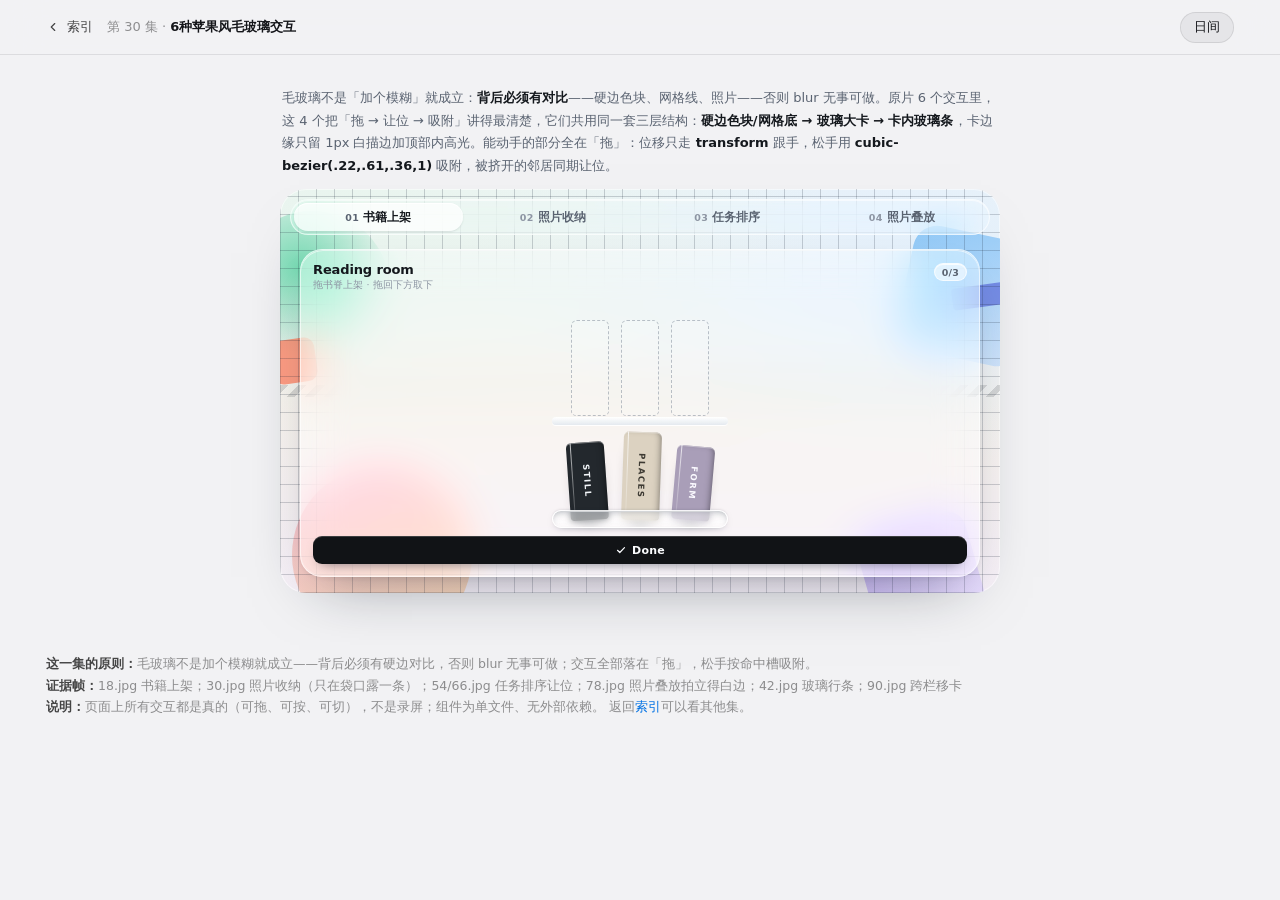
<file: src/pages/ep30.html>
<!DOCTYPE html>
<html lang="zh-CN" data-theme="light">
<head>
<meta charset="utf-8">
<meta name="viewport" content="width=device-width,initial-scale=1">
<title>第 30 集 · 6种苹果风毛玻璃交互 — Interaction Lab</title>
<style>
:root{--ease:cubic-bezier(.16,1,.3,1);--bg:#f2f2f4;--panel:#fff;--ink:#15161a;
  --ink-2:rgba(0,0,0,.72);--ink-3:rgba(0,0,0,.42);--line:rgba(0,0,0,.09);
  --accent:#0071e3;--accent-2:#5ac8fa;--chip:rgba(0,0,0,.05)}
html[data-theme="dark"]{color-scheme:dark;--bg:#08090c;--panel:#131418;--ink:#f2f3f5;
  --ink-2:rgba(255,255,255,.74);--ink-3:rgba(255,255,255,.44);--line:rgba(255,255,255,.12);
  --accent:#2997ff;--accent-2:#64d2ff;--chip:rgba(255,255,255,.08)}
*{box-sizing:border-box}
html,body{margin:0;padding:0;overflow-x:hidden}
body{font-family:system-ui,-apple-system,"Segoe UI",Roboto,"Helvetica Neue",Arial,sans-serif;
  background:var(--bg);color:var(--ink);-webkit-font-smoothing:antialiased;
  transition:background .22s linear,color .22s linear}
.bar{position:sticky;top:0;z-index:90;backdrop-filter:blur(20px) saturate(180%);
  -webkit-backdrop-filter:blur(20px) saturate(180%);
  background:color-mix(in oklab,var(--bg) 82%,transparent);border-bottom:1px solid var(--line)}
.bar .in{max-width:1240px;margin:0 auto;padding:0 26px;height:54px;display:flex;align-items:center;gap:14px}
.back{display:inline-flex;align-items:center;gap:7px;text-decoration:none;color:var(--ink-2);font-size:13px}
.back:hover{color:var(--ink)}
.back svg{width:14px;height:14px;stroke:currentColor;fill:none;stroke-width:2;stroke-linecap:round;stroke-linejoin:round}
.crumb{font-size:13px;color:var(--ink-3)}
.crumb b{color:var(--ink);font-weight:600}
.bar .sp{margin-left:auto}
.toggle{border:1px solid var(--line);background:var(--chip);color:var(--ink);font:inherit;font-size:12.5px;
  padding:6px 13px;border-radius:999px;cursor:pointer;transition:transform .2s var(--ease)}
.toggle:hover{transform:translateY(-1px)}
.stagewrap{max-width:1240px;margin:0 auto;padding:26px 26px 60px}
.note{max-width:1240px;margin:0 auto;padding:0 26px 40px;color:var(--ink-3);font-size:12.5px;line-height:1.7}
.note b{color:var(--ink-2)}
.note a{color:var(--accent);text-decoration:none}
@media (max-width:700px){.stagewrap{padding:14px 12px 40px} .crumb{display:none}}
</style>
<style>
/* 组件修正：ep26 的模拟侧栏原本写成 position:fixed（原片是静态侧栏），
   在整页宽下会脱离模拟框，这里强制回到文档流。 */
.ep26 .rail{position:static!important}

/* ============================================================
   ep30 · 苹果风毛玻璃交互
   全部参数取自 ep30 帧（760×1352 竖屏截图，卡片宽 ≈630px）
   ── 圆角   帧测 65–75px @630 = 5–6% 卡宽   → 等比 22px @334
   ── 行高   帧测 52–55px（8.2% 卡宽）        → 等比 28–30px，这里取 34 便于触摸
   ── 行距   帧测 12–14px                     → 等比 8px
   ── 行圆角 帧测 ≈30% 行高                   → 10px
   ── 书宽   帧测 ≈11% 卡宽、高宽比 1:1.9–2.4 → 38px 宽 / 74–88 高
   ── 托板   帧测 ≈58–60% 卡宽                → 192px
   ── 白雾   帧测视觉提亮 8–12%、白雾 10–15%  → rgba(255,255,255,.46)
   ── 模糊   帧测 30–40px @630 宽             → 等比 16–21px，取 20px
   ============================================================ */
.ep30{
  --glass-bg: rgba(255,255,255,.46);        /* 帧测：白雾 10–15% */
  --glass-bg-2: rgba(255,255,255,.30);      /* 内层玻璃（口袋/行条）更通透 */
  --glass-bd: rgba(255,255,255,.62);        /* 1px 白描边，帧上边缘最亮 */
  --glass-blur: 20px;
  --glass-sat: 180%;
  --radius: 22px;

  --bg-1:#edf3f7; --bg-2:#f6f2ec; --bg-3:#f4eef6;
  --ink:#14181d; --ink-2:#5a6371; --ink-3:#8d95a3;
  --btn:#111316; --btn-ink:#fbfcfe;
  --mint:#6fd6ae; --sky:#7fc0f5; --blush:#f79dbd; --sand:#f6cd85; --lav:#b6a0f0;
  --chip-1:#ff7a59; --chip-2:#4b5bd6;
  --grid-c: rgba(23,34,52,.20);
  --shadow: 0 22px 46px -24px rgba(21,31,46,.48), 0 2px 8px -4px rgba(21,31,46,.16);

  --dur: 340ms;
  --spring: cubic-bezier(.22,.61,.36,1);

  position: relative;
  display: block;
  max-width: 720px;
  margin: 6px auto 0;
  font-family: ui-sans-serif,system-ui,-apple-system,"SF Pro Text","Segoe UI",Roboto,"PingFang SC","Hiragino Sans GB","Microsoft YaHei",sans-serif;
  color: var(--ink);
  -webkit-font-smoothing: antialiased;
}
.ep30 *{box-sizing:border-box;}
.ep30 .sprite{position:absolute;width:0;height:0;overflow:hidden;}
.ep30 .sr{position:absolute;width:1px;height:1px;margin:-1px;padding:0;overflow:hidden;clip:rect(0 0 0 0);white-space:nowrap;border:0;}

[data-theme="dark"] .ep30, .ep30[data-theme="dark"]{
  --glass-bg: rgba(255,255,255,.11);
  --glass-bg-2: rgba(255,255,255,.07);
  --glass-bd: rgba(255,255,255,.22);
  --bg-1:#0b0f15; --bg-2:#121821; --bg-3:#171226;
  --ink:#eef3f9; --ink-2:#a6b0be; --ink-3:#78828f;
  --btn:#f2f5fa; --btn-ink:#12151a;
  --mint:#2b8a6e; --sky:#2c5b98; --blush:#8b3a5b; --sand:#86662c; --lav:#4b3c8a;
  --chip-1:#c2482f; --chip-2:#33409c;
  --grid-c: rgba(255,255,255,.11);
  --shadow: 0 24px 52px -26px rgba(0,0,0,.9), 0 2px 10px -4px rgba(0,0,0,.6);
}
.ep30[data-theme="light"]{
  --glass-bg: rgba(255,255,255,.46); --glass-bg-2: rgba(255,255,255,.30);
  --glass-bd: rgba(255,255,255,.62);
  --bg-1:#edf3f7; --bg-2:#f6f2ec; --bg-3:#f4eef6;
  --ink:#14181d; --ink-2:#5a6371; --ink-3:#8d95a3;
  --btn:#111316; --btn-ink:#fbfcfe;
  --mint:#6fd6ae; --sky:#7fc0f5; --blush:#f79dbd; --sand:#f6cd85; --lav:#b6a0f0;
  --chip-1:#ff7a59; --chip-2:#4b5bd6;
  --grid-c: rgba(23,34,52,.20);
}

/* ---------- principle ---------- */
.ep30 .principle{
  max-width: 720px; margin: 0 0 12px; padding: 0 2px;
  font-size: 13px; line-height: 1.74; color: var(--ink-2);
}
.ep30 .principle b{color: var(--ink); font-weight: 650;}

/* ---------- stage ---------- */
.ep30 .stage{
  position: relative;
  display: flex; flex-direction: column;
  gap: 8px;
  width: 100%; max-width: 720px;
  height: 404px;                 /* ≤420px */
  padding: 10px;
  border-radius: 26px;
  overflow: hidden;
  isolation: isolate;
  background:
    radial-gradient(120% 90% at 10% 6%, #e9f5ee 0%, rgba(233,245,238,0) 56%),
    radial-gradient(110% 90% at 90% 14%, #e4f0fb 0%, rgba(228,240,251,0) 60%),
    linear-gradient(180deg, var(--bg-1) 0%, var(--bg-2) 52%, var(--bg-3) 100%);
  box-shadow: inset 0 0 0 1px rgba(255,255,255,.55), 0 24px 60px -40px rgba(17,25,40,.5);
}

/* 雾化底：硬边色块 + 网格。它们必须压在玻璃下面才有意义——
   同一条网格线，卡片外（20px 缝隙里）锐利，卡片内糊成奶白，blur 才“被看见”。 */
.ep30 .bg{position:absolute; inset:0; z-index:0; pointer-events:none;}
.ep30 .blob{position:absolute; display:block;}
.ep30 .b1{left:-46px; top:22px; width:156px; height:156px; border-radius:50%;
  background:radial-gradient(circle at 42% 36%, var(--mint), rgba(111,214,174,0) 70%); opacity:.95;}
.ep30 .b2{right:-30px; top:44px; width:126px; height:126px; border-radius:24px;
  background:linear-gradient(150deg, var(--sky), #cbe1fb); opacity:.85; transform:rotate(12deg);}
.ep30 .b3{left:12px; bottom:-52px; width:180px; height:180px; border-radius:50%;
  background:linear-gradient(160deg, var(--blush), var(--sand)); opacity:.6;}
.ep30 .b4{right:22px; bottom:-40px; width:112px; height:112px; border-radius:18px;
  background:linear-gradient(140deg, var(--lav), #e6dcff); opacity:.75; transform:rotate(-16deg);}
/* 两块硬边实色块，故意骑在卡片边界上：外半截锐利，内半截被糊开 */
.ep30 .chip{position:absolute; display:block; transform:rotate(-8deg);}
.ep30 .c1{left:-8px; top:150px; width:44px; height:44px; border-radius:10px; background:var(--chip-1); opacity:.72;}
.ep30 .c2{right:-10px; top:96px; width:58px; height:22px; border-radius:4px; background:var(--chip-2); opacity:.6;}
.ep30 .stripe{position:absolute; left:0; right:0; top:196px; height:12px;
  background:repeating-linear-gradient(135deg, var(--ink) 0 6px, transparent 6px 13px); opacity:.14;}
.ep30 .grid{position:absolute; inset:0;
  background:
    repeating-linear-gradient(90deg, var(--grid-c) 0 1px, transparent 1px 18px),
    repeating-linear-gradient(0deg, var(--grid-c) 0 1px, transparent 1px 18px);}

/* ---------- tabs（自身也是玻璃，直接展示 blur） ---------- */
.ep30 .tabs{
  position: relative; z-index: 3;
  display: flex; gap: 6px; flex: 0 0 auto;
  padding: 3px; border-radius: 999px;
  background: var(--glass-bg-2);
  border: 1px solid var(--glass-bd);
  -webkit-backdrop-filter: blur(14px) saturate(var(--glass-sat));
  backdrop-filter: blur(14px) saturate(var(--glass-sat));
  box-shadow: inset 0 1px 0 rgba(255,255,255,.55);
}
.ep30 .tab{
  flex: 1 1 0; min-width: 0; height: 28px;
  display: inline-flex; align-items: center; justify-content: center; gap: 4px;
  border: 0; border-radius: 999px; background: transparent;
  font: inherit; font-size: 11.5px; font-weight: 600; color: var(--ink-2);
  white-space: nowrap; cursor: pointer;
  transition: background var(--dur) var(--spring), color 220ms linear;
}
.ep30 .tab i{font-style: normal; font-size: 9.5px; font-weight: 700; color: var(--ink-3); letter-spacing: .04em;}
.ep30 .tab.is-on{background: rgba(255,255,255,.74); color: var(--ink);
  box-shadow: 0 1px 2px rgba(20,30,44,.10), inset 0 1px 0 rgba(255,255,255,.9);}
.ep30 .tab.is-on i{color: var(--ink-2);}
[data-theme="dark"] .ep30 .tab.is-on{background: rgba(255,255,255,.16);}
.ep30 .tab:focus-visible{outline: 2px solid #5b8cff; outline-offset: 1px;}

/* ---------- panels ---------- */
.ep30 .panels{position:relative; z-index:2; flex:1 1 auto; min-height:0;}
.ep30 .panel{position:absolute; inset:0; display:none;}
.ep30 .panel.is-on{display:block; animation: ep30-in 320ms var(--spring);}
@keyframes ep30-in{from{opacity:0; transform:translateY(6px) scale(.995);} to{opacity:1; transform:none;}}

/* ---------- 玻璃大卡：四周留 10px 缝隙，让硬边网格在卡外保持锐利 ---------- */
.ep30 .card{
  position: absolute; inset: 6px 10px;
  border-radius: var(--radius);
  padding: 12px;
  display: flex; flex-direction: column;
  overflow: hidden;
  box-shadow: var(--shadow);
}
.ep30 .card::before{
  content:""; position:absolute; inset:0; border-radius:inherit; pointer-events:none;
  box-shadow: inset 0 1px 0 rgba(255,255,255,.62), inset 0 -1px 0 rgba(255,255,255,.18);
}
.ep30 .glass{
  background: var(--glass-bg);
  border: 1px solid var(--glass-bd);
  -webkit-backdrop-filter: blur(var(--glass-blur)) saturate(var(--glass-sat));
  backdrop-filter: blur(var(--glass-blur)) saturate(var(--glass-sat));
}
.ep30 .glass.inner{
  background: var(--glass-bg-2);
  -webkit-backdrop-filter: blur(12px) saturate(var(--glass-sat));
  backdrop-filter: blur(12px) saturate(var(--glass-sat));
  border: 1px solid rgba(255,255,255,.6);
  box-shadow: inset 0 1px 0 rgba(255,255,255,.85),
              inset 0 -16px 22px -18px rgba(24,36,52,.5),
              0 8px 18px -12px rgba(24,36,52,.35);
}

/* ---------- 卡片头 ---------- */
.ep30 .hd{display:flex; align-items:flex-start; justify-content:space-between; gap:8px; flex:0 0 auto;}
.ep30 .ttl{display:flex; flex-direction:column; gap:2px; min-width:0;}
.ep30 .ttl b{font-size: 13px; font-weight: 680; letter-spacing: -.01em; color: var(--ink);}
.ep30 .ttl span{font-size: 9.5px; color: var(--ink-3); letter-spacing: .01em;}
.ep30 .pill{
  flex: 0 0 auto; height: 18px; padding: 0 7px; margin-top: 1px;
  display: inline-flex; align-items: center;
  border-radius: 999px; font-size: 9.5px; font-weight: 700; letter-spacing: .02em;
  color: var(--ink-2);
  background: rgba(255,255,255,.55);
  border: 1px solid rgba(255,255,255,.7);
  box-shadow: inset 0 1px 0 rgba(255,255,255,.8);
  transition: color 220ms linear, background 220ms linear;
}
[data-theme="dark"] .ep30 .pill{background: rgba(255,255,255,.10); border-color: rgba(255,255,255,.18);}

/* ---------- scene + footer ---------- */
.ep30 .scene{position:relative; flex:1 1 auto; min-height:0; margin-top: 5px;}
.ep30 .done{
  flex: 0 0 auto; height: 28px; margin-top: 8px;
  display: flex; align-items: center; justify-content: center; gap: 5px;
  border: 0; border-radius: 9px; cursor: pointer;
  background: var(--btn); color: var(--btn-ink);
  font: inherit; font-size: 11px; font-weight: 650; letter-spacing: .02em;
  box-shadow: 0 6px 14px -8px rgba(12,18,28,.7), inset 0 1px 0 rgba(255,255,255,.18);
  transition: transform 180ms var(--spring), opacity 180ms linear;
}
.ep30 .done:hover{opacity:.92;}
.ep30 .done:active{transform: scale(.985);}
.ep30 .done .ic{width: 12px; height: 12px; fill:none; stroke: currentColor; stroke-width: 2.4; stroke-linecap: round; stroke-linejoin: round;}
.ep30 .done:focus-visible{outline: 2px solid #5b8cff; outline-offset: 2px;}

/* ================= 01 书籍上架 ================= */
.ep30 .rail{
  position:absolute; left:0; top:0; width:192px; height:8px; border-radius:4px;
  background: linear-gradient(180deg, rgba(255,255,255,.94), rgba(223,231,239,.78));
  box-shadow: 0 1px 0 rgba(255,255,255,.9), 0 7px 14px -8px rgba(24,36,52,.6);
  transition: transform var(--dur) var(--spring);
}
.ep30 .slot{
  position:absolute; left:0; top:0; width:38px; height:96px; border-radius: 6px 6px 5px 5px;
  border: 1px dashed rgba(112,124,140,.46);
  background: rgba(255,255,255,.14);
  transition: transform var(--dur) var(--spring), opacity 240ms linear,
              border-color 220ms linear, background 220ms linear;
}
/* 待上架托盘：一条比书脊更靠“前”的玻璃槽口，让散落的书读成“还没上架” */
.ep30 .tray{
  position:absolute; left:0; top:0; width:172px; height:18px; border-radius:9px; z-index:15;
  background: linear-gradient(180deg, rgba(255,255,255,.66), rgba(255,255,255,.36));
  border: 1px solid rgba(255,255,255,.82);
  box-shadow: inset 0 4px 8px -5px rgba(24,36,52,.5),
              inset 0 1px 0 rgba(255,255,255,.95),
              0 -1px 3px -1px rgba(24,36,52,.18),
              0 3px 8px -5px rgba(24,36,52,.5);
  -webkit-backdrop-filter: blur(3px); backdrop-filter: blur(3px);
  transition: transform var(--dur) var(--spring);
}
.ep30 .slot.on{opacity:.26; border-color: rgba(112,124,140,.2); background: transparent;}
.ep30 .slot.aim{border-color: rgba(58,110,240,.8); background: rgba(90,140,255,.16); opacity:1;}

.ep30 .book{
  position:absolute; left:0; top:0; width:38px; height:78px;
  cursor: grab; touch-action: none; outline: none;
  transition: transform var(--dur) var(--spring);
  will-change: transform;
}
.ep30 .book[data-book="0"]{height:78px; --c:#23282d; --inkc:#f2f5f8;}
.ep30 .book[data-book="1"]{height:88px; --c:#dcd2c1; --inkc:#3d3a33;}
.ep30 .book[data-book="2"]{height:74px; --c:#a99eb8; --inkc:#fbfaff;}
.ep30 .book .spine{
  position: relative; display:flex; align-items:center; justify-content:center;
  width:100%; height:100%; border-radius: 5px 5px 4px 4px;
  background: var(--c);
  transform: rotate(var(--rot,0deg)); transform-origin: 50% 100%;
  box-shadow: inset 0 1px 0 rgba(255,255,255,.4),
              inset -4px 0 7px -4px rgba(0,0,0,.5),
              0 10px 16px -12px rgba(20,28,40,.85);
  transition: transform var(--dur) var(--spring), box-shadow 220ms linear;
}
.ep30 .book .spine::before{content:""; position:absolute; left:4px; top:0; bottom:0; width:1px;
  background: linear-gradient(180deg, rgba(255,255,255,.75), rgba(255,255,255,.1));}
.ep30 .book .spine em{
  writing-mode: vertical-rl; text-orientation: mixed;
  font-style: normal; font-size: 8.5px; font-weight: 700; letter-spacing: .18em;
  color: var(--inkc);
}
.ep30 .book.drag{cursor: grabbing; z-index: 20;}
.ep30 .book.drag .spine{box-shadow: 0 22px 30px -16px rgba(20,28,40,.75), inset 0 1px 0 rgba(255,255,255,.45);}
.ep30 .book:focus-visible .spine{outline: 2px solid #5b8cff; outline-offset: 3px;}

/* ================= 02 照片收纳 ================= */
.ep30 .pocket{
  position:absolute; left:0; top:0; width:192px; height:84px; z-index:6;
  transition: transform var(--dur) var(--spring);
}
.ep30 .pocket-tab{
  position:absolute; left:-1px; top:-14px; height:15px; padding:0 7px;
  display:inline-flex; align-items:center; border-radius: 7px 7px 0 0;
  font-size: 7px; font-style: normal; font-weight: 800; letter-spacing: .12em;
  color: var(--ink); white-space: nowrap;
  background: rgba(255,255,255,.5);
  border: 1px solid rgba(255,255,255,.62); border-bottom: 0;
  -webkit-backdrop-filter: blur(8px); backdrop-filter: blur(8px);
}
.ep30 .pocket-body{
  position:absolute; inset:0; border-radius: 12px;
  display:flex; align-items:center; justify-content:space-between;
  padding: 0 10px; font-size: 9.5px; font-weight: 650; color: var(--ink-2);
}
.ep30 .pocket-body .ic{width:12px; height:12px; fill: var(--ink-3);}
.ep30 .pocket.aim .pocket-body{border-color: rgba(58,110,240,.72);
  box-shadow: inset 0 1px 0 rgba(255,255,255,.9), 0 0 0 2px rgba(90,140,255,.3);}

.ep30 .photo{
  position:absolute; left:0; top:0; width:92px; height:98px;
  cursor: grab; touch-action: none; outline: none; z-index: 10;
  transition: transform var(--dur) var(--spring), opacity 220ms linear;
  will-change: transform;
}
.ep30 .photo.drag{cursor: grabbing; z-index: 30;}
.ep30 .photo.drag .sheet{box-shadow: 0 24px 34px -18px rgba(30,40,55,.7), 0 2px 8px -3px rgba(30,40,55,.35);}
.ep30 .photo .sheet{
  position:relative; display:block; width:100%; height:100%;
  padding: 6px 6px 0; border-radius: 5px; background: #fdfdfb;
  box-shadow: 0 14px 24px -16px rgba(30,40,55,.65), 0 2px 6px -3px rgba(30,40,55,.32);
}
/* CSS 假风景：天空 + 光晕 + 地平线/沙丘，全内联，零图片 */
.ep30 .photo .sheet > i{
  display:flex; align-items:flex-end; justify-content:center;
  width:100%; height: 76px; border-radius: 3px; padding-bottom: 5px;
  font-style: normal; font-size: 6.5px; font-weight: 800; letter-spacing: .14em;
  color: rgba(255,255,255,.92); text-shadow: 0 1px 2px rgba(0,0,0,.35);
  overflow: hidden;
}
.ep30 .sheet.sky > i{background:
  radial-gradient(circle at 73% 25%, #fff7e6 0 8%, rgba(255,247,230,0) 9%),
  radial-gradient(72% 16% at 26% 38%, rgba(255,255,255,.6) 0 62%, rgba(255,255,255,0) 63%),
  radial-gradient(170% 44% at 50% 106%, #cfa870 0 45%, rgba(207,168,112,0) 46%),
  linear-gradient(180deg, #97c5e7 0 40%, #cfe3ed 40% 52%, #ecd6ae 52% 66%, #cfa870 66% 100%);}
.ep30 .sheet.sea > i{background:
  radial-gradient(58% 48% at 13% 55%, #eef3f1 0 52%, rgba(238,243,241,0) 53%),
  radial-gradient(96% 11% at 50% 67%, rgba(255,255,255,.4) 0 62%, rgba(255,255,255,0) 63%),
  linear-gradient(180deg, #a5cbe7 0 34%, #d9e6ea 34% 44%, #638fa9 44% 62%, #2e5b77 62% 100%);}
.ep30 .sheet.dusk > i{background:
  radial-gradient(circle at 60% 40%, #ffe2b4 0 12%, rgba(255,226,180,0) 13%),
  radial-gradient(124% 24% at 50% 54%, rgba(255,255,255,.26) 0 62%, rgba(255,255,255,0) 63%),
  linear-gradient(180deg, #f7cba2 0 28%, #eea3a3 28% 46%, #b47f8d 46% 64%, #594a63 64% 100%);}
.ep30 .photo:focus-visible .sheet{outline: 2px solid #5b8cff; outline-offset: 3px;}

/* ================= 03 任务排序 ================= */
.ep30 .row{
  position:absolute; left:0; top:0; width:100%; height:34px;
  display:flex; align-items:center; gap:8px;
  padding: 0 10px; border-radius: 10px;      /* 帧测：行圆角 ≈30% 行高 */
  background: rgba(255,255,255,.5);
  border: 1px solid rgba(255,255,255,.68);
  box-shadow: inset 0 1px 0 rgba(255,255,255,.85), 0 3px 8px -6px rgba(24,36,52,.45);
  cursor: grab; touch-action: none; outline: none;
  transition: transform var(--dur) var(--spring), box-shadow 200ms linear, background 200ms linear;
  will-change: transform;
}
[data-theme="dark"] .ep30 .row{background: rgba(255,255,255,.08); border-color: rgba(255,255,255,.14);}
.ep30 .row span{font-size: 11.5px; font-weight: 600; color: var(--ink); letter-spacing: -.005em;
  white-space: nowrap; overflow:hidden; text-overflow: ellipsis;}
.ep30 .row .grip{width: 13px; height: 13px; flex: 0 0 auto; fill: var(--ink-3);}
.ep30 .row.lift{
  cursor: grabbing; z-index: 12; background: rgba(255,255,255,.74);
  box-shadow: 0 16px 28px -16px rgba(22,32,48,.66), inset 0 1px 0 rgba(255,255,255,.95);
}
[data-theme="dark"] .ep30 .row.lift{background: rgba(255,255,255,.17);}
.ep30 .row:focus-visible{outline: 2px solid #5b8cff; outline-offset: 2px;}

/* ================= 04 照片叠放 ================= */
.ep30 .photo.lg{width:118px; height:136px; transition: transform 300ms var(--spring);}
.ep30 .photo.lg .sheet{box-shadow: 0 20px 30px -16px rgba(38,34,30,.62), 0 2px 6px -3px rgba(38,34,30,.34);}
.ep30 .photo.lg .sheet > i{height: 100px; font-size: 6.5px;}

@media (max-width: 380px){
  .ep30 .tab{font-size: 10.5px; gap:3px;}
  .ep30 .tab i{display:none;}
}
@media (prefers-reduced-motion: reduce){
  .ep30 *{transition-duration: 1ms !important; animation-duration: 1ms !important;}
  .ep30 .panel.is-on{animation: none;}
}
</style>
</head>
<body>
<div class="bar"><div class="in">
  <a class="back" href="index.html"><svg viewBox="0 0 24 24"><path d="M15 18l-6-6 6-6"/></svg>索引</a>
  <span class="crumb">第 30 集 · <b>6种苹果风毛玻璃交互</b></span>
  <span class="sp"></span>
  <button class="toggle" id="theme"><span>日间</span></button>
</div></div>
<div class="stagewrap">
<section class="demo ep30" data-slug="ep30-glass" data-ep="30" data-title="6 种苹果风毛玻璃交互：层次、雾化与拖拽吸附" data-tags="毛玻璃|拖拽吸附|层级|弹簧动效|iOS">

  <svg class="sprite" aria-hidden="true" focusable="false">
    <symbol id="ep30-i-grip" viewBox="0 0 24 24"><circle cx="9" cy="7" r="1.35"/><circle cx="15" cy="7" r="1.35"/><circle cx="9" cy="12" r="1.35"/><circle cx="15" cy="12" r="1.35"/><circle cx="9" cy="17" r="1.35"/><circle cx="15" cy="17" r="1.35"/></symbol>
    <symbol id="ep30-i-check" viewBox="0 0 24 24"><path d="M5 12.6 9.6 17 19 7.4"/></symbol>
    <symbol id="ep30-i-dots" viewBox="0 0 24 24"><circle cx="6" cy="12" r="1.4"/><circle cx="12" cy="12" r="1.4"/><circle cx="18" cy="12" r="1.4"/></symbol>
  </svg>

  <p class="principle">毛玻璃不是「加个模糊」就成立：<b>背后必须有对比</b>——硬边色块、网格线、照片——否则 blur 无事可做。原片 6 个交互里，这 4 个把「拖 → 让位 → 吸附」讲得最清楚，它们共用同一套三层结构：<b>硬边色块/网格底 → 玻璃大卡 → 卡内玻璃条</b>，卡边缘只留 1px 白描边加顶部内高光。能动手的部分全在「拖」：位移只走 <b>transform</b> 跟手，松手用 <b>cubic-bezier(.22,.61,.36,1)</b> 吸附，被挤开的邻居同期让位。</p>

  <div class="stage">
    <div class="bg" aria-hidden="true">
      <i class="blob b1"></i>
      <i class="blob b2"></i>
      <i class="blob b3"></i>
      <i class="blob b4"></i>
      <i class="chip c1"></i>
      <i class="chip c2"></i>
      <i class="stripe"></i>
      <i class="grid"></i>
    </div>

    <div class="tabs" role="tablist" aria-label="毛玻璃交互示例">
      <button class="tab is-on" id="ep30-t1" role="tab" aria-selected="true" aria-controls="ep30-p1" tabindex="0"><i>01</i>书籍上架</button>
      <button class="tab" id="ep30-t2" role="tab" aria-selected="false" aria-controls="ep30-p2" tabindex="-1"><i>02</i>照片收纳</button>
      <button class="tab" id="ep30-t3" role="tab" aria-selected="false" aria-controls="ep30-p3" tabindex="-1"><i>03</i>任务排序</button>
      <button class="tab" id="ep30-t4" role="tab" aria-selected="false" aria-controls="ep30-p4" tabindex="-1"><i>04</i>照片叠放</button>
    </div>

    <div class="panels">

      <!-- ================= 01 书籍上架 ================= -->
      <div class="panel is-on" id="ep30-p1" role="tabpanel" aria-labelledby="ep30-t1">
        <div class="card glass">
          <div class="hd">
            <div class="ttl"><b>Reading room</b><span>拖书脊上架 · 拖回下方取下</span></div>
            <span class="pill" data-count="shelf">0/3</span>
          </div>
          <div class="scene" data-scene="shelf">
            <i class="rail" aria-hidden="true"></i>
            <i class="tray" aria-hidden="true"></i>
            <i class="slot" data-slot="0" aria-hidden="true"></i>
            <i class="slot" data-slot="1" aria-hidden="true"></i>
            <i class="slot" data-slot="2" aria-hidden="true"></i>
            <div class="book" data-book="0" data-h="78" tabindex="0" role="button" aria-label="书 STILL，Enter 上架">
              <span class="spine"><em>STILL</em></span>
            </div>
            <div class="book" data-book="1" data-h="88" tabindex="0" role="button" aria-label="书 PLACES，Enter 上架">
              <span class="spine"><em>PLACES</em></span>
            </div>
            <div class="book" data-book="2" data-h="74" tabindex="0" role="button" aria-label="书 FORM，Enter 上架">
              <span class="spine"><em>FORM</em></span>
            </div>
          </div>
          <button class="done" data-act="shelf"><svg class="ic"><use href="#ep30-i-check"/></svg>Done</button>
        </div>
      </div>

      <!-- ================= 02 照片收纳 ================= -->
      <div class="panel" id="ep30-p2" role="tabpanel" aria-labelledby="ep30-t2">
        <div class="card glass">
          <div class="hd">
            <div class="ttl"><b>File room</b><span>照片逐渐收进去</span></div>
            <span class="pill" data-count="pocket">1/3</span>
          </div>
          <div class="scene" data-scene="folder">
            <div class="pocket" aria-hidden="true">
              <i class="pocket-tab">TRAVEL PHOTOS</i>
              <i class="pocket-body glass inner">
                <span data-items>1 item</span>
                <svg class="ic"><use href="#ep30-i-dots"/></svg>
              </i>
            </div>
            <div class="photo" data-photo="0" tabindex="0" role="button" aria-label="照片 WEEKEND，Enter 收进口袋">
              <span class="sheet sky"><i>WEEKEND</i></span>
            </div>
            <div class="photo" data-photo="1" tabindex="0" role="button" aria-label="照片 COAST，Enter 收进口袋">
              <span class="sheet sea"><i>COAST</i></span>
            </div>
            <div class="photo" data-photo="2" tabindex="0" role="button" aria-label="照片 DUSK，Enter 收进口袋">
              <span class="sheet dusk"><i>DUSK</i></span>
            </div>
          </div>
          <button class="done" data-act="folder"><svg class="ic"><use href="#ep30-i-check"/></svg>Done</button>
        </div>
      </div>

      <!-- ================= 03 任务排序 ================= -->
      <div class="panel" id="ep30-p3" role="tabpanel" aria-labelledby="ep30-t3">
        <div class="card glass">
          <div class="hd">
            <div class="ttl"><b>Today's list</b><span>拖左侧把手排序 · 松手吸附</span></div>
            <span class="pill" data-count="tasks">5</span>
          </div>
          <div class="scene" data-scene="tasks">
            <div class="row" data-row="0" tabindex="0" role="button" aria-label="任务 Pick a direction，上下键移动">
              <svg class="grip"><use href="#ep30-i-grip"/></svg><span>Pick a direction</span>
            </div>
            <div class="row" data-row="1" tabindex="0" role="button" aria-label="任务 Share with team，上下键移动">
              <svg class="grip"><use href="#ep30-i-grip"/></svg><span>Share with team</span>
            </div>
            <div class="row" data-row="2" tabindex="0" role="button" aria-label="任务 Make a moodboard，上下键移动">
              <svg class="grip"><use href="#ep30-i-grip"/></svg><span>Make a moodboard</span>
            </div>
            <div class="row" data-row="3" tabindex="0" role="button" aria-label="任务 Book the studio，上下键移动">
              <svg class="grip"><use href="#ep30-i-grip"/></svg><span>Book the studio</span>
            </div>
            <div class="row" data-row="4" tabindex="0" role="button" aria-label="任务 Send the recap，上下键移动">
              <svg class="grip"><use href="#ep30-i-grip"/></svg><span>Send the recap</span>
            </div>
          </div>
          <button class="done" data-act="tasks"><svg class="ic"><use href="#ep30-i-check"/></svg>Done</button>
        </div>
      </div>

      <!-- ================= 04 照片叠放 ================= -->
      <div class="panel" id="ep30-p4" role="tabpanel" aria-labelledby="ep30-t4">
        <div class="card glass">
          <div class="hd">
            <div class="ttl"><b>Memory box</b><span>横向拖顶层照片 → 收拢 / 展开</span></div>
            <span class="pill" data-stack>叠放</span>
          </div>
          <div class="scene" data-scene="stack">
            <div class="photo lg" data-lay="0" tabindex="0" role="button" aria-label="照片 COAST 2025，左右键展开">
              <span class="sheet sea"><i>COAST · 2025</i></span>
            </div>
            <div class="photo lg" data-lay="1" tabindex="0" role="button" aria-label="照片 DUSK 2025，左右键展开">
              <span class="sheet dusk"><i>DUSK · 2025</i></span>
            </div>
            <div class="photo lg" data-lay="2" tabindex="0" role="button" aria-label="照片 WEEKEND 2026，左右键展开">
              <span class="sheet sky"><i>WEEKEND · 2026</i></span>
            </div>
          </div>
          <button class="done" data-act="stack"><svg class="ic"><use href="#ep30-i-check"/></svg>Done</button>
        </div>
      </div>

    </div>
    <p class="sr" aria-live="polite" data-live></p>
  </div>
</section>
</div>
<div class="note">
  <b>这一集的原则：</b>毛玻璃不是加个模糊就成立——背后必须有硬边对比，否则 blur 无事可做；交互全部落在「拖」，松手按命中槽吸附。<br>
  <b>证据帧：</b>18.jpg 书籍上架；30.jpg 照片收纳（只在袋口露一条）；54/66.jpg 任务排序让位；78.jpg 照片叠放拍立得白边；42.jpg 玻璃行条；90.jpg 跨栏移卡<br>
  <b>说明：</b>页面上所有交互都是真的（可拖、可按、可切），不是录屏；组件为单文件、无外部依赖。
  返回<a href="index.html">索引</a>可以看其他集。
</div>
<script>
(function(){
  var root=document.documentElement, l=document.querySelector('#theme span');
  function set(t){root.setAttribute('data-theme',t); l.textContent=(t==='dark'?'夜间':'日间');
    try{localStorage.setItem('il-site-theme',t)}catch(e){}}
  var s=null; try{s=localStorage.getItem('il-site-theme')}catch(e){}
  set(s||(matchMedia('(prefers-color-scheme: dark)').matches?'dark':'light'));
  document.getElementById('theme').onclick=function(){set(root.getAttribute('data-theme')==='dark'?'light':'dark')};
})();
</script>
<script>

(function () {
  "use strict";
  var root = (document.currentScript && document.currentScript.closest) ? document.currentScript.closest(".ep30") : null;
  if (!root) root = document.querySelector(".ep30");
  if (!root) return;

  var MQ = window.matchMedia("(prefers-reduced-motion: reduce)");
  var EASE = "cubic-bezier(.22,.61,.36,1)";
  var DUR = 340;
  function ms() { return MQ.matches ? 0 : DUR; }
  function clamp(v, a, b) { return v < a ? a : v > b ? b : v; }
  var live = root.querySelector("[data-live]");
  function say(t) { if (live) live.textContent = t; }
  function pos(el) {
    var m = /translate3d\(\s*(-?[\d.]+)px,\s*(-?[\d.]+)px/.exec(el.style.transform || "");
    return { x: m ? +m[1] : 0, y: m ? +m[2] : 0 };
  }

  /* ---------- tabs ---------- */
  var tabs = [].slice.call(root.querySelectorAll(".tab"));
  var panels = [].slice.call(root.querySelectorAll(".panel"));
  var layouts = [];
  function show(i, focus) {
    tabs.forEach(function (t, k) {
      var on = k === i;
      t.classList.toggle("is-on", on);
      t.setAttribute("aria-selected", on ? "true" : "false");
      t.tabIndex = on ? 0 : -1;
      if (on && focus) t.focus();
    });
    panels.forEach(function (p, k) { p.classList.toggle("is-on", k === i); });
    layouts.forEach(function (f) { f(false); });   /* display 切换后同步量尺寸，避免首帧跳到 0 宽的位置 */
    requestAnimationFrame(function () { layouts.forEach(function (f) { f(false); }); });
  }
  tabs.forEach(function (t, i) {
    t.addEventListener("click", function () { show(i); });
    t.addEventListener("keydown", function (e) {
      var d = e.key === "ArrowRight" ? 1 : e.key === "ArrowLeft" ? -1 : 0;
      if (!d) return;
      e.preventDefault();
      show((i + d + tabs.length) % tabs.length, true);
    });
  });

  /* ---------- 拖拽引擎：位移只走 transform，松手交给各面板吸附 ---------- */
  function draggable(el, cfg) {
    el.addEventListener("pointerdown", function (e) {
      if (e.button !== undefined && e.button !== 0) return;
      if (cfg.start(e) === false) return;
      e.preventDefault();
      try { el.setPointerCapture(e.pointerId); } catch (err) {}
      el.classList.add("drag");
      var sx = e.clientX, sy = e.clientY, moved = false;
      function onMove(ev) {
        var dx = ev.clientX - sx, dy = ev.clientY - sy;
        if (!moved && Math.abs(dx) + Math.abs(dy) > 2) moved = true;
        cfg.move(dx, dy, ev);
      }
      function onUp(ev) {
        el.removeEventListener("pointermove", onMove);
        el.removeEventListener("pointerup", onUp);
        el.removeEventListener("pointercancel", onUp);
        el.classList.remove("drag");
        try { el.releasePointerCapture(ev.pointerId); } catch (err) {}
        cfg.end(ev.clientX - sx, ev.clientY - sy, moved);
      }
      el.addEventListener("pointermove", onMove);
      el.addEventListener("pointerup", onUp);
      el.addEventListener("pointercancel", onUp);
    });
  }

  /* =====================================================================
     01 书籍上架
     帧测：书宽 ≈11% 卡宽、中本最高（高宽比 1:2.4）、书缝 1.3–2.3% 卡宽、
           托板 ≈58–60% 卡宽 / 厚 ≈1% 卡宽
     ===================================================================== */
  var resetShelf;
  function initShelf() {
    var sc = root.querySelector('[data-scene="shelf"]');
    var books = [].slice.call(sc.querySelectorAll(".book"));
    var slots = [].slice.call(sc.querySelectorAll(".slot"));
    var rail = sc.querySelector(".rail");
    var tray = sc.querySelector(".tray");
    var pill = root.querySelector('[data-count="shelf"]');
    var TRAY_ROT = [-4, 2, 5];
    var state = { shelf: [null, null, null], tray: [0, 1, 2] };
    var W = 300, H = 240;

    function geom() {
      W = sc.clientWidth; H = sc.clientHeight;
      var railY = Math.round(H * 0.52);
      return { railY: railY, pitch: clamp(Math.round(W * 0.147), 42, 50),
               cx: W / 2, floor: H, slotH: 96 };
    }
    function bookX(g, i) { return g.cx + (i - 1) * g.pitch - 19; }

    function layout(anim) {
      var g = geom();
      var t = anim === false ? "none" : "transform " + ms() + "ms " + EASE;
      rail.style.transition = t;
      var tw = g.pitch * 3 + 26;
      rail.style.width = tw + "px";
      rail.style.transform = "translate3d(" + (g.cx - tw / 2) + "px," + g.railY + "px,0)";
      tray.style.transition = t;
      tray.style.width = tw + "px";
      tray.style.transform = "translate3d(" + (g.cx - tw / 2) + "px," + (g.floor - 18) + "px,0)";
      slots.forEach(function (s, i) {
        s.style.transition = t;
        s.style.transform = "translate3d(" + bookX(g, i) + "px," + (g.railY - g.slotH - 1) + "px,0)";
        s.classList.toggle("on", state.shelf[i] !== null);
      });
      books.forEach(function (b, i) {
        var h = +b.dataset.h, si = state.shelf.indexOf(i), x, y, rot;
        if (si > -1) { x = bookX(g, si); y = g.railY - h; rot = 0; }
        else {
          var k = state.tray.indexOf(i);
          x = g.cx + (k - (state.tray.length - 1) / 2) * g.pitch - 19;
          y = g.floor - h - 8;                   /* 待上架：立在下方托盘里 */
          rot = TRAY_ROT[k % 3];
        }
        b.style.transition = t;
        b.style.transform = "translate3d(" + x + "px," + y + "px,0)";
        b.querySelector(".spine").style.setProperty("--rot", rot + "deg");
      });
      pill.textContent = state.shelf.filter(function (v) { return v !== null; }).length + "/3";
    }

    function place(i, slot) {
      state.shelf = state.shelf.map(function (v) { return v === i ? null : v; });
      var t = state.tray.indexOf(i); if (t > -1) state.tray.splice(t, 1);
      if (slot > -1) { state.shelf[slot] = i; say("第 " + (slot + 1) + " 格上架"); }
      else { state.tray.push(i); say("取下，回到待上架"); }
      layout(true);
    }

    books.forEach(function (b, i) {
      var sx = 0, sy = 0;
      draggable(b, {
        start: function () {
          var p0 = pos(b);
          sx = p0.x; sy = p0.y;
          b.style.transition = "none";
          b.querySelector(".spine").style.setProperty("--rot", "-2deg");
          return true;
        },
        move: function (dx, dy) {
          var h = +b.dataset.h;
          var x = clamp(sx + dx, -6, W - 32);
          var y = clamp(sy + dy, -10, H - h);
          b.style.transform = "translate3d(" + x + "px," + y + "px,0)";
          slots.forEach(function (s) {
            var r = s.getBoundingClientRect(), br = b.getBoundingClientRect();
            var near = Math.abs((r.left + r.width / 2) - (br.left + br.width / 2)) < 32 &&
                       (br.top + br.height) < r.top + r.height * 0.92;
            s.classList.toggle("aim", near);
          });
        },
        end: function (dx, dy, moved) {
          slots.forEach(function (s) { s.classList.remove("aim"); });
          if (!moved) { layout(true); return; }
          var g = geom(), sr = sc.getBoundingClientRect(), cur = b.getBoundingClientRect();
          var bottom = cur.bottom - sr.top, cxm = cur.left + cur.width / 2 - sr.left;
          var slot = -1;
          if (bottom < g.railY + 40) {
            var best = 1e9;
            for (var k = 0; k < 3; k++) {
              var d = Math.abs(cxm - (g.cx + (k - 1) * g.pitch));
              if (d < best) { best = d; slot = k; }
            }
            var occ = state.shelf[slot];
            if (occ !== null && occ !== i) { state.shelf[slot] = null; state.tray.push(occ); }
          }
          place(i, slot);
        }
      });

      b.addEventListener("keydown", function (e) {
        var si = state.shelf.indexOf(i);
        if (e.key === "Enter" || e.key === " ") {
          e.preventDefault();
          if (si > -1) place(i, -1);
          else {
            var free = state.shelf.indexOf(null);
            place(i, free > -1 ? free : 0);
          }
        } else if (e.key === "ArrowUp" && si < 0) {
          e.preventDefault();
          var f = state.shelf.indexOf(null);
          place(i, f > -1 ? f : 0);
        } else if (e.key === "ArrowDown" && si > -1) {
          e.preventDefault(); place(i, -1);
        } else if (e.key === "ArrowLeft" || e.key === "ArrowRight") {
          e.preventDefault();
          var dir = e.key === "ArrowRight" ? 1 : -1;
          if (si > -1) {
            var to = clamp(si + dir, 0, 2), occ2 = state.shelf[to];
            state.shelf[si] = occ2; state.shelf[to] = i;
            layout(true); say("换到第 " + (to + 1) + " 格");
          } else {
            var idx = state.tray.indexOf(i), local = clamp(idx + dir, 0, state.tray.length - 1);
            state.tray.splice(idx, 1); state.tray.splice(local, 0, i);
            layout(true);
          }
        }
      });
    });

    resetShelf = function () { state.shelf = [null, null, null]; state.tray = [0, 1, 2]; layout(true); say("已复位"); };
    layouts.push(layout);
    layout(false);
  }

  /* =====================================================================
     02 照片收纳
     帧测：口袋 ≈45% 卡宽、只在袋口露出约 22% 袋高的照片条、
           前袋（35–50% 白）比后层（15–25% 白）更白更浑浊
     ===================================================================== */
  var resetFolder;
  function initFolder() {
    var sc = root.querySelector('[data-scene="folder"]');
    var photos = [].slice.call(sc.querySelectorAll(".photo"));
    var pocket = sc.querySelector(".pocket");
    var items = sc.querySelector("[data-items]");
    var pill = root.querySelector('[data-count="pocket"]');
    var ROT = [-7, 5, 10];
    var inPocket = [2];
    var W = 300, H = 240;

    function layout(anim) {
      W = sc.clientWidth; H = sc.clientHeight;
      var lipY = H - 84, cx = W / 2;
      var t = anim === false ? "none" : "transform " + ms() + "ms " + EASE;
      pocket.style.transition = t;
      pocket.style.transform = "translate3d(" + (cx - 96) + "px," + lipY + "px,0)";
      photos.forEach(function (p, i) {
        var k = inPocket.indexOf(i), x, y, rot, z;
        if (k > -1) {
          x = cx + 2 + k * 6; y = lipY - 30 + k * 4; rot = -2 + k * 4; z = 4 + k;
        } else {
          var loose = photos.filter(function (_, j) { return inPocket.indexOf(j) < 0; });
          var li = loose.indexOf(p), n = loose.length || 1;
          var gap = n > 1 ? Math.min(78, Math.max(46, (W - 116) / (n - 1))) : 0;
          x = cx - ((n - 1) * gap + 92) / 2 + li * gap;
          y = 2 + (li ? 8 : 0);
          rot = ROT[i]; z = 10 + i;
        }
        p.style.transition = t;
        p.style.zIndex = z;
        p.style.transform = "translate3d(" + x + "px," + y + "px,0) rotate(" + rot + "deg)";
      });
      items.textContent = inPocket.length === 1 ? "1 item" : inPocket.length + " items";
      pill.textContent = inPocket.length + "/3";
    }
    function toPocket(i) {
      if (inPocket.indexOf(i) > -1) return;
      inPocket.push(i); layout(true);
      say(inPocket.length + " 张已收进");
    }
    function toFan(i) {
      var k = inPocket.indexOf(i);
      if (k < 0) return;
      inPocket.splice(k, 1); layout(true); say("取出一张");
    }

    photos.forEach(function (p, i) {
      var sx = 0, sy = 0;
      draggable(p, {
        start: function () {
          var p0 = pos(p);
          sx = p0.x; sy = p0.y;
          p.style.transition = "none"; p.style.zIndex = 30;
          return true;
        },
        move: function (dx, dy) {
          var x = clamp(sx + dx, -16, W - 76);
          var y = clamp(sy + dy, -12, H - 70);
          p.style.transform = "translate3d(" + x + "px," + y + "px,0) rotate(" + (ROT[i] * 0) + "deg)";
          var pr = pocket.getBoundingClientRect(), br = p.getBoundingClientRect();
          pocket.classList.toggle("aim",
            br.right > pr.left - 16 && br.left < pr.right + 16 && br.bottom > pr.top - 22);
        },
        end: function (dx, dy, moved) {
          pocket.classList.remove("aim");
          if (!moved) { layout(true); return; }
          var pr = pocket.getBoundingClientRect(), br = p.getBoundingClientRect();
          var hit = br.right > pr.left - 16 && br.left < pr.right + 16 && br.bottom > pr.top - 22;
          if (hit) toPocket(i); else toFan(i);
          layout(true);
        }
      });

      p.addEventListener("keydown", function (e) {
        var k = inPocket.indexOf(i);
        if (e.key === "Enter" || e.key === " " || e.key === "ArrowDown") { e.preventDefault(); toPocket(i); }
        else if (e.key === "ArrowUp") { e.preventDefault(); toFan(i); }
        else if (e.key === "ArrowLeft" || e.key === "ArrowRight") {
          e.preventDefault();
          var dir = e.key === "ArrowRight" ? 1 : -1;
          photos[clamp(i + dir, 0, 2)].focus();
        }
      });
    });

    resetFolder = function () { inPocket = []; layout(true); say("口袋已清空"); };
    layouts.push(layout);
    layout(false);
  }

  /* =====================================================================
     03 任务排序：按住把手 → 邻居让位 → 松手吸附
     帧测：行高 52–55px @630 卡宽 → 34px @306；行距 12–14px → 8px
     ===================================================================== */
  var resetTasks;
  function initTasks() {
    var sc = root.querySelector('[data-scene="tasks"]');
    var rows = [].slice.call(sc.querySelectorAll(".row"));
    var order = [0, 1, 2, 3, 4];
    var RH = 34, GAP = 8, pitch = RH + GAP, W = 300;

    function layout(anim, skip) {
      var t = anim === false ? "none" : "transform " + ms() + "ms " + EASE;
      W = sc.clientWidth;
      order.forEach(function (ri, idx) {
        var r = rows[ri];
        r.style.width = W + "px";
        if (skip === r) return;
        r.style.transition = t;
        r.style.transform = "translate3d(0," + (idx * pitch) + "px,0)";
      });
    }

    rows.forEach(function (r, base) {
      var startY = 0;
      draggable(r, {
        start: function () {
          startY = order.indexOf(base) * pitch;
          r.style.transition = "none";
          r.classList.add("lift");
          return true;
        },
        move: function (dx, dy) {
          var y = clamp(startY + dy, 0, (order.length - 1) * pitch);
          r.style.transform = "translate3d(0," + y + "px,0)";
          var target = clamp(Math.round(y / pitch), 0, order.length - 1);
          var cur = order.indexOf(base);
          if (target !== cur) {
            order.splice(cur, 1);
            order.splice(target, 0, base);
            layout(true, r);
          }
        },
        end: function () {
          r.classList.remove("lift");
          layout(true);
          say("已移到第 " + (order.indexOf(base) + 1) + " 位");
        }
      });

      r.addEventListener("keydown", function (e) {
        var cur = order.indexOf(base);
        var d = e.key === "ArrowDown" ? 1 : e.key === "ArrowUp" ? -1 : 0;
        if (!d) return;
        e.preventDefault();
        var to = clamp(cur + d, 0, order.length - 1);
        if (to === cur) return;
        order.splice(cur, 1); order.splice(to, 0, base);
        layout(true); r.focus();
        say("第 " + (to + 1) + " 位");
      });
    });

    resetTasks = function () { order = [0, 1, 2, 3, 4]; layout(true); say("顺序已复位"); };
    layouts.push(layout);
    layout(false);
  }

  /* =====================================================================
     04 照片叠放：横向拖顶层照片 → 可擦洗的 0→1 展开进度
     ===================================================================== */
  var resetStack, stackState;
  function initStack() {
    var sc = root.querySelector('[data-scene="stack"]');
    var cards = [].slice.call(sc.querySelectorAll(".photo.lg"));
    var pill = root.querySelector("[data-stack]");
    var open = 0;
    var STACK = [{ x: -8, y: 6, r: -4.5 }, { x: 2, y: 1, r: 1.5 }, { x: 10, y: 8, r: 6 }];
    var FAN = [{ x: -1, y: 10, r: -10 }, { x: 0, y: -8, r: 0 }, { x: 1, y: 10, r: 10 }];

    function ease(p) { return p < 0.5 ? 2 * p * p : 1 - Math.pow(-2 * p + 2, 2) / 2; }

    function layout(anim) {
      var W = sc.clientWidth, H = sc.clientHeight;
      var p = ease(clamp(open, 0, 1));
      var cx = W / 2 - 59, cy = Math.max(8, (H - 136) / 2 - 4);
      var fx = Math.min(64, Math.max(34, (W - 118) / 2 - 8));   /* 窄屏自动收窄展开间距 */
      var t = anim === false ? "none" : "transform 300ms " + EASE;
      cards.forEach(function (c, i) {
        var a = STACK[i], b = FAN[i];
        var bx = FAN[i].x * fx;
        c.style.transition = t;
        c.style.zIndex = 10 + i;
        c.style.transform = "translate3d(" + (cx + a.x + (bx - a.x) * p) + "px," +
          (cy + a.y + (b.y - a.y) * p) + "px,0) rotate(" + (a.r + (b.r - a.r) * p) + "deg)";
      });
      pill.textContent = open > 0.5 ? "展开" : "叠放";
    }

    var top = cards[2];
    draggable(top, {
      start: function () { top.style.transition = "none"; return true; },
      move: function (dx) { open = clamp(open + dx / 150, 0, 1); layout(false); },
      end: function (dx) {
        var target = open > 0.5 ? 1 : 0;
        if (Math.abs(dx) < 6) target = open > 0.5 ? 0 : 1;
        open = target;
        layout(true);
        say(open ? "展开" : "收拢");
      }
    });

    cards.forEach(function (c) {
      c.addEventListener("keydown", function (e) {
        if (e.key === "ArrowRight") { e.preventDefault(); open = clamp(open + 0.5, 0, 1); layout(true); }
        else if (e.key === "ArrowLeft") { e.preventDefault(); open = clamp(open - 0.5, 0, 1); layout(true); }
        else if (e.key === "Enter" || e.key === " ") { e.preventDefault(); open = open > 0.5 ? 0 : 1; layout(true); }
        else return;
        say(open > 0.5 ? "展开" : "收拢");
      });
    });

    resetStack = function () { open = 0; layout(true); say("已收拢"); };
    layouts.push(layout);
    layout(false);
  }

  initShelf(); initFolder(); initTasks(); initStack();

  /* ---------- 卡底 Done：各面板复位（帧里同样的黑色按钮位） ---------- */
  root.querySelectorAll(".done").forEach(function (btn) {
    btn.addEventListener("click", function () {
      var a = btn.getAttribute("data-act");
      if (a === "shelf" && resetShelf) resetShelf();
      if (a === "folder" && resetFolder) resetFolder();
      if (a === "tasks" && resetTasks) resetTasks();
      if (a === "stack" && resetStack) resetStack();
    });
  });

  var rt;
  window.addEventListener("resize", function () {
    clearTimeout(rt);
    rt = setTimeout(function () { layouts.forEach(function (f) { f(false); }); }, 80);
  });
  if (MQ.addEventListener) MQ.addEventListener("change", function () { layouts.forEach(function (f) { f(false); }); });
})();

</script>
</body>
</html>
</file>
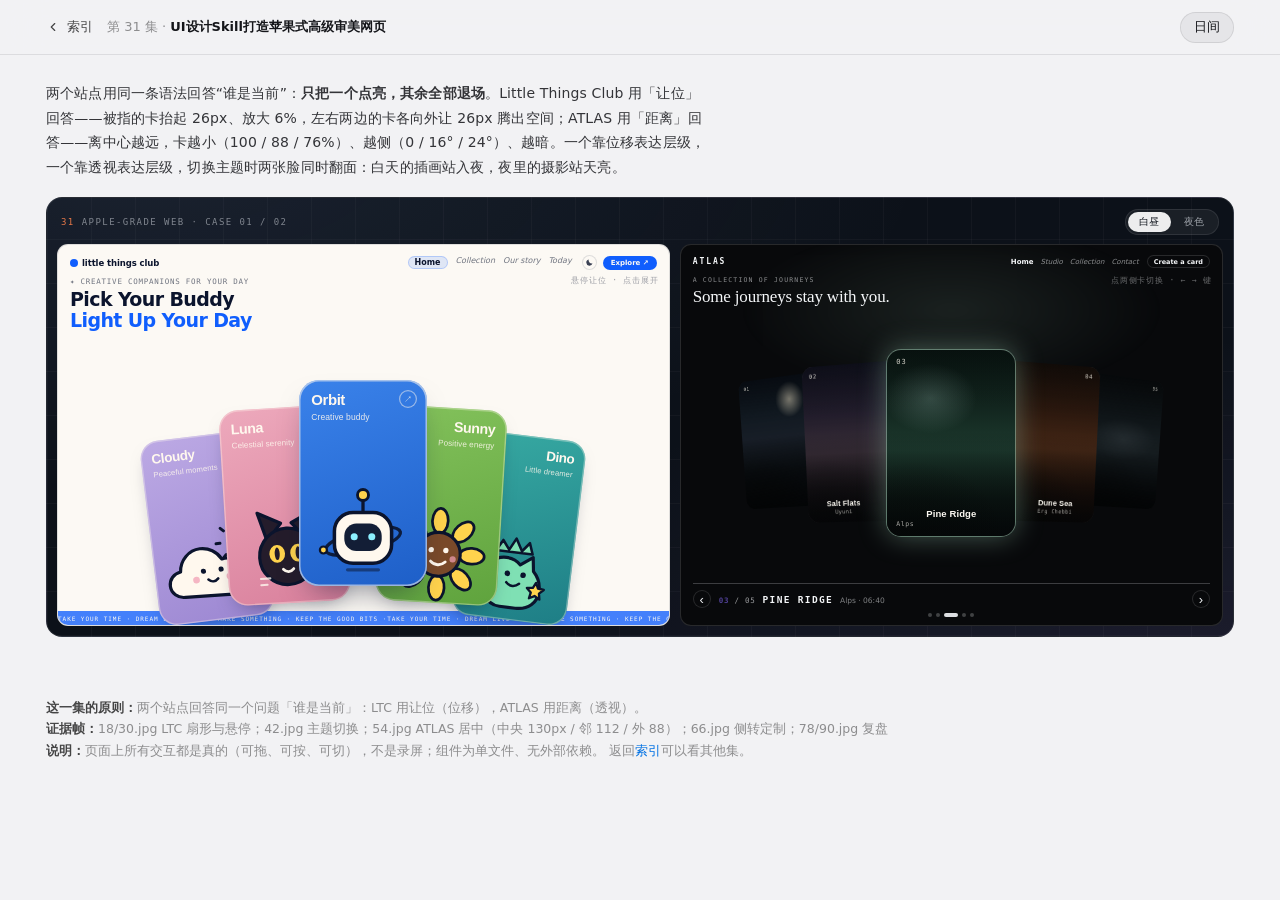
<file: src/pages/ep31.html>
<!DOCTYPE html>
<html lang="zh-CN" data-theme="light">
<head>
<meta charset="utf-8">
<meta name="viewport" content="width=device-width,initial-scale=1">
<title>第 31 集 · UI设计Skill打造苹果式高级审美网页 — Interaction Lab</title>
<style>
:root{--ease:cubic-bezier(.16,1,.3,1);--bg:#f2f2f4;--panel:#fff;--ink:#15161a;
  --ink-2:rgba(0,0,0,.72);--ink-3:rgba(0,0,0,.42);--line:rgba(0,0,0,.09);
  --accent:#0071e3;--accent-2:#5ac8fa;--chip:rgba(0,0,0,.05)}
html[data-theme="dark"]{color-scheme:dark;--bg:#08090c;--panel:#131418;--ink:#f2f3f5;
  --ink-2:rgba(255,255,255,.74);--ink-3:rgba(255,255,255,.44);--line:rgba(255,255,255,.12);
  --accent:#2997ff;--accent-2:#64d2ff;--chip:rgba(255,255,255,.08)}
*{box-sizing:border-box}
html,body{margin:0;padding:0;overflow-x:hidden}
body{font-family:system-ui,-apple-system,"Segoe UI",Roboto,"Helvetica Neue",Arial,sans-serif;
  background:var(--bg);color:var(--ink);-webkit-font-smoothing:antialiased;
  transition:background .22s linear,color .22s linear}
.bar{position:sticky;top:0;z-index:90;backdrop-filter:blur(20px) saturate(180%);
  -webkit-backdrop-filter:blur(20px) saturate(180%);
  background:color-mix(in oklab,var(--bg) 82%,transparent);border-bottom:1px solid var(--line)}
.bar .in{max-width:1240px;margin:0 auto;padding:0 26px;height:54px;display:flex;align-items:center;gap:14px}
.back{display:inline-flex;align-items:center;gap:7px;text-decoration:none;color:var(--ink-2);font-size:13px}
.back:hover{color:var(--ink)}
.back svg{width:14px;height:14px;stroke:currentColor;fill:none;stroke-width:2;stroke-linecap:round;stroke-linejoin:round}
.crumb{font-size:13px;color:var(--ink-3)}
.crumb b{color:var(--ink);font-weight:600}
.bar .sp{margin-left:auto}
.toggle{border:1px solid var(--line);background:var(--chip);color:var(--ink);font:inherit;font-size:12.5px;
  padding:6px 13px;border-radius:999px;cursor:pointer;transition:transform .2s var(--ease)}
.toggle:hover{transform:translateY(-1px)}
.stagewrap{max-width:1240px;margin:0 auto;padding:26px 26px 60px}
.note{max-width:1240px;margin:0 auto;padding:0 26px 40px;color:var(--ink-3);font-size:12.5px;line-height:1.7}
.note b{color:var(--ink-2)}
.note a{color:var(--accent);text-decoration:none}
@media (max-width:700px){.stagewrap{padding:14px 12px 40px} .crumb{display:none}}
</style>
<style>
/* 组件修正：ep26 的模拟侧栏原本写成 position:fixed（原片是静态侧栏），
   在整页宽下会脱离模拟框，这里强制回到文档流。 */
.ep26 .rail{position:static!important}

.ep31{--dur:460ms;--spring:cubic-bezier(.2,1.26,.34,1);--ease:cubic-bezier(.32,.72,0,1);
  --mono:ui-monospace,SFMono-Regular,"SF Mono",Menlo,Consolas,monospace;
  --sans:Inter,system-ui,-apple-system,"Segoe UI",Roboto,"Helvetica Neue",Arial,sans-serif;
  --serif:"Iowan Old Style","Palatino Linotype",Palatino,Georgia,"Times New Roman",serif;
  display:block;font-family:var(--sans);-webkit-font-smoothing:antialiased;color:inherit}
.ep31 *,.ep31 *::before,.ep31 *::after{box-sizing:border-box}
.ep31 .principle{max-width:74ch;margin:0 0 18px;font-size:14px;line-height:1.75;letter-spacing:.01em;opacity:.86}
.ep31 .principle b{font-weight:600;opacity:1}

/* ---------- stage chrome ---------- */
.ep31 .stage{position:relative;display:flex;flex-direction:column;height:440px;padding:10px;border-radius:16px;
  background:
    radial-gradient(120% 140% at 8% -10%,rgba(120,150,200,.13),transparent 55%),
    radial-gradient(110% 130% at 100% 110%,rgba(150,120,200,.12),transparent 60%),
    repeating-linear-gradient(0deg,rgba(255,255,255,.032) 0 1px,transparent 1px 44px),
    repeating-linear-gradient(90deg,rgba(255,255,255,.032) 0 1px,transparent 1px 44px),
    #0C1119;
  border:1px solid rgba(255,255,255,.09);color:#E9EDF3;overflow:hidden}

.ep31 .bar{position:relative;z-index:1;top:auto;display:flex;align-items:center;justify-content:space-between;gap:10px;height:28px;flex:0 0 28px;padding:0 4px;
  background:transparent;border:0;backdrop-filter:none;-webkit-backdrop-filter:none}
.ep31 .bar-k{display:flex;align-items:center;gap:7px;font-family:var(--mono);font-size:9px;letter-spacing:.16em;color:rgba(233,237,243,.5);white-space:nowrap;overflow:hidden;text-overflow:ellipsis}
.ep31 .bar-k i{font-style:normal;color:#E47748}
.ep31 .seg{display:flex;gap:2px;padding:2px;border-radius:99px;background:rgba(255,255,255,.06);border:1px solid rgba(255,255,255,.09);flex:0 0 auto}
.ep31 .seg button{appearance:none;border:0;background:transparent;color:rgba(233,237,243,.62);font:inherit;font-size:10px;letter-spacing:.06em;
  padding:3px 11px;border-radius:99px;cursor:pointer;transition:background var(--dur) var(--ease),color var(--dur) var(--ease)}
.ep31 .seg button[aria-pressed="true"]{background:rgba(255,255,255,.92);color:#0C1119}
.ep31 .seg button:focus-visible{outline:2px solid #7FA8FF;outline-offset:2px}

.ep31 .cols{display:grid;grid-template-columns:1.06fr .94fr;gap:10px;flex:1 1 auto;min-height:0;margin-top:8px}

/* ---------- shared theme tokens ---------- */
.ep31 .stage{
  --ltc-bg:#FCF9F4;--ltc-ink:#0B142D;--ltc-accent:#105EFD;--ltc-sub:rgba(11,20,45,.58);--ltc-hair:rgba(11,20,45,.12);
  --atl-bg:#08090B;--atl-ink:#F4F6F8;--atl-sub:rgba(244,246,248,.55);--atl-hair:rgba(255,255,255,.13);--atl-accent:#7B62E8;
  --amb:#7FA8D9}
.ep31 .stage[data-theme="dark"]{
  --ltc-bg:#0C1428;--ltc-ink:#F6F1E4;--ltc-accent:#8AB6FF;--ltc-sub:rgba(246,241,228,.6);--ltc-hair:rgba(246,241,228,.16);
  --atl-bg:#F1ECE2;--atl-ink:#14100A;--atl-sub:rgba(20,16,10,.58);--atl-hair:rgba(20,16,10,.16);--atl-accent:#5B47C7}

.ep31 .panel{position:relative;min-width:0;min-height:0;border-radius:11px;overflow:hidden;
  transition:background 420ms var(--ease),color 420ms var(--ease),border-color 420ms var(--ease)}
.ep31 .d-only{display:inline}
.ep31 .n-only{display:none}
.ep31 .stage[data-theme="dark"] .d-only{display:none}
.ep31 .stage[data-theme="dark"] .n-only{display:inline}

.ep31 .panel>.tip{position:absolute;top:30px;right:10px;font-family:var(--mono);font-size:8px;letter-spacing:.1em;text-transform:uppercase;opacity:.4;pointer-events:none;z-index:30}

/* ================= CASE 01 · LITTLE THINGS CLUB ================= */
.ep31 .ltc{display:flex;flex-direction:column;padding:10px 12px 0;background:var(--ltc-bg);color:var(--ltc-ink);
  border:1px solid var(--ltc-hair)}
.ep31 .lnav{display:flex;align-items:center;gap:10px;flex:0 0 auto;font-size:8px}
.ep31 .logo{display:flex;align-items:center;gap:4px;font-weight:700;letter-spacing:-.01em;font-size:8.5px;white-space:nowrap}
.ep31 .logo i{width:8px;height:8px;border-radius:50%;background:var(--ltc-accent);display:block}
.ep31 .lnk{display:flex;gap:8px;color:var(--ltc-sub);margin-left:auto}
.ep31 .lnk b{font-weight:600;color:var(--ltc-ink);padding:2px 7px;border-radius:99px;background:color-mix(in srgb,var(--ltc-accent) 12%,transparent);box-shadow:inset 0 0 0 1px color-mix(in srgb,var(--ltc-accent) 22%,transparent)}
.ep31 .lr{display:flex;align-items:center;gap:6px}
.ep31 .moon{width:15px;height:15px;display:grid;place-items:center;border-radius:50%;box-shadow:inset 0 0 0 1px var(--ltc-hair)}
.ep31 .moon svg{width:9px;height:9px;fill:var(--ltc-ink);opacity:.8}
.ep31 .lcta{font-size:7px;font-weight:600;padding:3px 8px;border-radius:99px;background:var(--ltc-accent);color:var(--ltc-bg);white-space:nowrap}

.ep31 .lhead{flex:0 0 auto;margin-top:7px}
.ep31 .leyebrow{margin:0 0 3px;font-family:var(--mono);font-size:7.5px;letter-spacing:.1em;text-transform:uppercase;color:var(--ltc-sub)}
.ep31 .lhead h3{margin:0;font-family:var(--sans);font-size:19px;line-height:1.12;letter-spacing:-.032em;font-weight:700}
.ep31 .lhead h3 em{font-style:normal;color:var(--ltc-accent)}

.ep31 .lit{position:relative;flex:1 1 auto;min-height:0;margin:0 -12px}
.ep31 .fan{position:absolute;inset:0;bottom:0;--fstep:.565;--frot:3.5;--fsplay:17;--flift:26}
.ep31 .fan .c{position:absolute;left:50%;bottom:21px;width:128px;height:206px;margin-left:-64px;
  transform-origin:50% 100%;appearance:none;border:0;padding:0;cursor:pointer;text-align:left;
  border-radius:20px;background:linear-gradient(160deg,var(--cc),var(--cc2));color:#FFF8EE;
  box-shadow:inset 0 0 0 1.5px rgba(255,248,238,.34),0 10px 22px -12px rgba(11,20,45,.55);
  transition:transform var(--dur) var(--spring),box-shadow var(--dur) var(--ease),opacity 300ms var(--ease)}
.ep31 .fan .c[data-i="0"]{--cc:#BCA9E4;--cc2:#9C87D2}
.ep31 .fan .c[data-i="1"]{--cc:#EDA9BC;--cc2:#D9809C}
.ep31 .fan .c[data-i="2"]{--cc:#3A82EA;--cc2:#1E5FC8}
.ep31 .fan .c[data-i="3"]{--cc:#84C25C;--cc2:#5FA33D}
.ep31 .fan .c[data-i="4"]{--cc:#37A9A2;--cc2:#1E7E86}
.ep31 .stage[data-theme="dark"] .fan .c[data-i="0"]{--cc:#5C4C8C;--cc2:#43366B}
.ep31 .stage[data-theme="dark"] .fan .c[data-i="1"]{--cc:#93516A;--cc2:#713A50}
.ep31 .stage[data-theme="dark"] .fan .c[data-i="2"]{--cc:#2A5CA8;--cc2:#173E7A}
.ep31 .stage[data-theme="dark"] .fan .c[data-i="3"]{--cc:#4A7C3A;--cc2:#33592A}
.ep31 .stage[data-theme="dark"] .fan .c[data-i="4"]{--cc:#1F6E70;--cc2:#134E54}
.ep31 .fan .c.mid{box-shadow:inset 0 0 0 1.5px rgba(255,248,238,.55),0 16px 30px -13px rgba(11,20,45,.5)}
.ep31 .fan .c:hover{box-shadow:inset 0 0 0 1.5px rgba(255,248,238,.6),0 20px 34px -16px rgba(11,20,45,.62)}
.ep31 .fan .c:focus-visible{outline:2px solid var(--ltc-accent);outline-offset:3px}
.ep31 .fan .cn{position:absolute;top:11px;left:12px;font-size:15px;font-weight:700;letter-spacing:-.03em}
.ep31 .fan .ct{position:absolute;top:32px;left:12px;font-size:8.5px;letter-spacing:.01em;opacity:.88;max-width:76px;line-height:1.3}
.ep31 .fan .ca{position:absolute;top:10px;right:10px;width:18px;height:18px;border-radius:50%;display:grid;place-items:center;
  font-size:8px;box-shadow:inset 0 0 0 1.2px rgba(255,248,238,.5)}
.ep31 .fan .art{position:absolute;left:9px;bottom:3px;width:110px;height:110px;overflow:visible}
.ep31 .fan .c[data-i="3"] .cn,.ep31 .fan .c[data-i="4"] .cn{left:auto;right:12px;text-align:right}
.ep31 .fan .c[data-i="3"] .ct,.ep31 .fan .c[data-i="4"] .ct{left:auto;right:12px;text-align:right}
.ep31 .fan .c[data-i="3"] .ca,.ep31 .fan .c[data-i="4"] .ca{right:auto;left:10px}
.ep31 .fan .c[data-i="3"] .art,.ep31 .fan .c[data-i="4"] .art{left:auto;right:9px}
.ep31 .fan .c[data-i="3"] .cn,.ep31 .fan .c[data-i="4"] .cn{padding-right:0}
.ep31 .fan .moonset{display:none}
.ep31 .stage[data-theme="dark"] .fan .sunset{display:none}
.ep31 .stage[data-theme="dark"] .fan .moonset{display:block}

/* detail sheet */
.ep31 .lit .detail{position:absolute;inset:6px 0 2px;display:flex;align-items:center;justify-content:center;gap:16px;padding:12px 16px;
  border-radius:16px;background:linear-gradient(150deg,var(--dc),var(--dc2));color:#FFF8EE;
  box-shadow:inset 0 0 0 1.5px rgba(255,248,238,.32),0 18px 34px -18px rgba(11,20,45,.6);
  opacity:0;transform:translateY(16px) scale(.9);transform-origin:50% 100%;pointer-events:none;visibility:hidden;
  transition:opacity 260ms var(--ease),transform 420ms var(--spring),visibility 0s 300ms}
.ep31 .lit[data-open]:not([data-open=""]) .fan{opacity:0;transform:translateY(8px) scale(.94);pointer-events:none;visibility:hidden;
  transition:opacity 200ms var(--ease),transform 300ms var(--ease),visibility 0s 260ms}
.ep31 .lit[data-open]:not([data-open=""]) .detail{opacity:1;transform:none;pointer-events:auto;visibility:visible;
  transition:opacity 260ms var(--ease),transform 420ms var(--spring),visibility 0s}
.ep31 .lit .dart{flex:0 0 124px;display:grid;place-items:center}
.ep31 .lit .dart svg{width:118px;height:118px;overflow:visible}
.ep31 .lit .dtx{min-width:0;max-width:290px;display:flex;flex-direction:column;justify-content:center;gap:2px}
.ep31 .lit .dey{margin:0;font-family:var(--mono);font-size:7.5px;letter-spacing:.12em;opacity:.8}
.ep31 .lit .dey .dnum{color:#FFE9A8}
.ep31 .lit .dn{margin:2px 0 0;font-size:22px;line-height:1.1;letter-spacing:-.03em;font-weight:800}
.ep31 .lit .dt{margin:0;font-size:8px;opacity:.82}
.ep31 .lit .dd{margin:8px 0 0;font-size:9.5px;line-height:1.55;opacity:.9;max-width:32ch}
.ep31 .lit .dgo{margin-top:8px;align-self:flex-start;font-size:7.5px;font-weight:700;padding:3px 9px;border-radius:99px;
  background:rgba(255,248,238,.94);color:var(--dc2)}
.ep31 .lit .dx{position:absolute;top:8px;right:8px;width:24px;height:24px;border-radius:50%;border:0;cursor:pointer;
  background:rgba(255,248,238,.18);color:#FFF8EE;font-size:9px;line-height:1;display:grid;place-items:center}
.ep31 .lit .dx:hover{background:rgba(255,248,238,.32)}
.ep31 .lit .dx:focus-visible{outline:2px solid #fff;outline-offset:2px}

.ep31 .marq{flex:0 0 14px;height:14px;overflow:hidden;margin:4px -12px 0;color:var(--ltc-bg);
  background:color-mix(in srgb,var(--ltc-accent) 78%,var(--ltc-bg))}
.ep31 .mtrack{display:flex;width:max-content;animation:ep31-marq 22s linear infinite}
.ep31 .mtrack span{font-family:var(--mono);font-size:6px;letter-spacing:.16em;padding:3.5px 0;white-space:nowrap}
@keyframes ep31-marq{from{transform:translateX(0)}to{transform:translateX(-50%)}}

/* ================= CASE 02 · ATLAS ================= */
.ep31 .atl{display:flex;flex-direction:column;padding:10px 12px 8px;background:var(--atl-bg);color:var(--atl-ink);
  border:1px solid var(--atl-hair);isolation:isolate}
.ep31 .atl::before{content:"";position:absolute;inset:-10% -10% 30%;z-index:0;pointer-events:none;
  background:radial-gradient(46% 40% at 50% 34%,color-mix(in srgb,var(--amb) 34%,transparent),transparent 72%);
  opacity:.4;filter:blur(3px);transition:background 520ms var(--ease),opacity 520ms var(--ease)}
.ep31 .atl>*{position:relative;z-index:1}
.ep31 .anav{display:flex;align-items:center;gap:8px;font-size:7px;flex:0 0 auto}
.ep31 .alogo{font-family:var(--mono);font-weight:700;font-size:8px;letter-spacing:.24em}
.ep31 .alnk{display:flex;gap:7px;margin-left:auto;color:var(--atl-sub)}
.ep31 .alnk b{font-weight:600;color:var(--atl-ink)}
.ep31 .abtn{font-size:6.5px;font-weight:600;padding:2.5px 7px;border-radius:99px;box-shadow:inset 0 0 0 1px var(--atl-hair);white-space:nowrap}
.ep31 .ahead{flex:0 0 auto;margin-top:8px}
.ep31 .aeyebrow{margin:0;font-family:var(--mono);font-size:6.5px;letter-spacing:.18em;color:var(--atl-sub)}
.ep31 .ah{margin:3px 0 0;font-family:var(--serif);font-size:17px;line-height:1.2;letter-spacing:-.01em;font-weight:400}

.ep31 .cfwrap{flex:1 1 auto;min-height:0;overflow:hidden;margin:0 -12px}
.ep31 .cf{position:relative;height:100%;perspective:820px;perspective-origin:50% 46%}
.ep31 .cf .p{position:absolute;left:50%;top:50%;width:128px;height:186px;margin:-93px 0 0 -64px;
  appearance:none;border:0;padding:0;background:none;cursor:pointer;transform-origin:50% 50%;
  transition:transform 500ms var(--spring),filter 500ms var(--ease),opacity 400ms var(--ease)}
.ep31 .cf .p:focus-visible{outline:2px solid var(--atl-accent);outline-offset:4px;border-radius:14px}
.ep31 .cf .ph{position:absolute;inset:0;border-radius:14px;overflow:hidden;
  transition:box-shadow 420ms var(--ease),filter 500ms var(--ease)}
.ep31 .cf .l{position:absolute;inset:0;transition:opacity 420ms var(--ease)}
.ep31 .cf .scrim{position:absolute;inset:0;
  background:radial-gradient(120% 78% at 22% 108%,rgba(4,7,6,.62),transparent 62%),
             linear-gradient(180deg,rgba(6,10,14,.22) 0%,transparent 32%,transparent 44%,rgba(4,6,9,.74) 100%)}
.ep31 .cf .p[data-d="0"] .ph{box-shadow:inset 0 0 0 1px rgba(255,255,255,.5),0 0 0 1px color-mix(in srgb,var(--amb) 55%,transparent),0 0 28px color-mix(in srgb,var(--amb) 48%,transparent)}
.ep31 .cf .p[data-d="1"] .ph{box-shadow:inset 0 0 0 1px rgba(255,255,255,.2)}
.ep31 .cf .p[data-d="2"] .ph{box-shadow:inset 0 0 0 1px rgba(255,255,255,.12)}
.ep31 .cf .p[data-d="2"] .pnm,.ep31 .cf .p[data-d="2"] .ppl{opacity:0;transition:opacity 300ms var(--ease)}
.ep31 .cf .p[data-d="1"] .ph{filter:brightness(.78) saturate(.88)}
.ep31 .cf .p[data-d="2"] .ph{filter:brightness(.6) saturate(.74)}
.ep31 .cf .pn{position:absolute;top:8px;left:9px;font-family:var(--mono);font-size:7px;letter-spacing:.14em;color:#F6F2E8;opacity:.85;z-index:2}
.ep31 .cf .pnm{position:absolute;left:9px;right:9px;bottom:17px;font-size:9.5px;font-weight:600;color:#FBF8F1;letter-spacing:.01em;z-index:2;
  white-space:nowrap;overflow:hidden;text-overflow:ellipsis}
.ep31 .cf .ppl{position:absolute;left:9px;bottom:8px;font-family:var(--mono);font-size:6.5px;letter-spacing:.08em;color:rgba(251,248,241,.66);z-index:2}
.ep31 .cf .p[data-side="r"] .pn,.ep31 .cf .p[data-side="r"] .pnm,.ep31 .cf .p[data-side="r"] .ppl{left:auto;right:9px;text-align:right}
.ep31 .cf .p[data-d="1"] .pnm,.ep31 .cf .p[data-d="1"] .ppl{max-width:74px}
.ep31 .cf .p[data-d="1"][data-side="l"] .pnm,.ep31 .cf .p[data-d="1"][data-side="l"] .ppl{right:26px}
.ep31 .cf .p[data-d="1"][data-side="r"] .pnm,.ep31 .cf .p[data-d="1"][data-side="r"] .ppl{left:26px;right:9px}

/* slides */
.ep31 .cf .p[data-i="0"] .day{background:
  radial-gradient(50% 22% at 24% 92%,rgba(28,40,30,.7),transparent 66%),
  radial-gradient(44% 30% at 72% 22%,rgba(255,238,196,.96),rgba(247,189,111,.5) 22%,transparent 54%),
  linear-gradient(180deg,#7FA4C1 0%,#A7C0CF 15%,#D7D5C1 27%,#E9C47D 36%,#8B9669 47%,#536B46 63%,#1F3528 100%)}
.ep31 .cf .p[data-i="0"] .night{background:
  radial-gradient(30% 22% at 68% 18%,rgba(255,247,214,.85),transparent 62%),
  linear-gradient(180deg,#0B1626 0%,#17293A 26%,#243247 46%,#101A22 72%,#080D13 100%)}
.ep31 .cf .p[data-i="1"] .day{background:
  radial-gradient(70% 18% at 30% 100%,rgba(120,86,64,.42),transparent 72%),
  linear-gradient(180deg,#DCE6F0 0%,#EDE2DC 26%,#F3DCD0 44%,#E4C4AE 64%,#BE9B84 100%)}
.ep31 .cf .p[data-i="1"] .night{background:
  linear-gradient(180deg,#141426 0%,#2A2338 30%,#4A3A48 56%,#2A2028 78%,#120E14 100%)}
.ep31 .cf .p[data-i="2"] .day{background:
  radial-gradient(58% 20% at 20% 96%,rgba(18,30,24,.72),transparent 70%),
  radial-gradient(60% 34% at 30% 30%,rgba(226,240,230,.7),transparent 70%),
  linear-gradient(180deg,#CFE0DA 0%,#A6C2B2 24%,#6D907C 48%,#3B5B49 72%,#1A2E24 100%)}
.ep31 .cf .p[data-i="2"] .night{background:
  radial-gradient(50% 26% at 34% 26%,rgba(180,220,210,.22),transparent 72%),
  linear-gradient(180deg,#08130F 0%,#12251E 30%,#1D3A2E 54%,#0E1D16 80%,#060C09 100%)}
.ep31 .cf .p[data-i="3"] .day{background:
  radial-gradient(64% 24% at 74% 100%,rgba(90,42,18,.66),transparent 70%),
  radial-gradient(70% 30% at 50% 74%,rgba(255,208,150,.55),transparent 70%),
  linear-gradient(180deg,#F8E4C6 0%,#EDBE8B 26%,#DA9A5F 48%,#B96E3C 72%,#6F3418 100%)}
.ep31 .cf .p[data-i="3"] .night{background:
  linear-gradient(180deg,#1B0F08 0%,#3A1E10 30%,#5E3218 54%,#33190C 78%,#120A05 100%)}
.ep31 .cf .p[data-i="4"] .day{background:
  radial-gradient(66% 20% at 70% 96%,rgba(38,54,62,.6),transparent 72%),
  radial-gradient(80% 28% at 50% 46%,rgba(255,255,255,.55),transparent 70%),
  linear-gradient(180deg,#E6EBEE 0%,#C6D2D8 26%,#93A7B2 50%,#61757F 74%,#3C4B54 100%)}
.ep31 .cf .p[data-i="4"] .night{background:
  radial-gradient(60% 22% at 50% 48%,rgba(190,210,225,.16),transparent 72%),
  linear-gradient(180deg,#0A1014 0%,#16232A 32%,#25373F 56%,#131E24 80%,#060A0C 100%)}
.ep31 .stage[data-theme="light"] .cf .day{opacity:0}
.ep31 .stage[data-theme="dark"] .cf .night{opacity:0}

.ep31 .ainfo{display:flex;align-items:center;gap:8px;flex:0 0 auto;padding-top:6px;margin-top:5px;
  border-top:1px solid color-mix(in srgb,var(--atl-ink) 22%,transparent)}
.ep31 .arr{width:18px;height:18px;border-radius:50%;border:0;cursor:pointer;background:transparent;color:var(--atl-ink);
  font-size:13px;line-height:1;display:grid;place-items:center;box-shadow:inset 0 0 0 1px var(--atl-hair);transition:background 260ms var(--ease)}
.ep31 .arr:hover{background:color-mix(in srgb,var(--atl-ink) 10%,transparent)}
.ep31 .arr:focus-visible{outline:2px solid var(--atl-accent);outline-offset:2px}
.ep31 .atx{flex:1 1 auto;min-width:0;display:flex;align-items:baseline;gap:7px;overflow:hidden}
.ep31 .anum{margin:0;font-family:var(--mono);font-size:7.5px;letter-spacing:.1em;color:var(--atl-ink);opacity:.62;flex:0 0 auto}
.ep31 .anum .an{color:var(--atl-accent);font-weight:700}
.ep31 .aname{margin:0;font-family:var(--mono);font-size:9.5px;font-weight:700;letter-spacing:.14em;text-transform:uppercase;
  white-space:nowrap;overflow:hidden;text-overflow:ellipsis;flex:0 1 auto}
.ep31 .apl{margin:0;font-size:7.5px;color:var(--atl-ink);opacity:.5;white-space:nowrap;overflow:hidden;text-overflow:ellipsis;flex:0 1 auto}
.ep31 .atx.in{animation:ep31-swap 340ms var(--ease)}
@keyframes ep31-swap{from{opacity:0;transform:translateY(5px) rotateX(-32deg)}to{opacity:1;transform:none}}
.ep31 .adots{display:flex;gap:4px;justify-content:center;flex:0 0 auto;padding-top:5px}
.ep31 .adots button{width:4px;height:4px;padding:0;border:0;border-radius:99px;background:var(--atl-ink);opacity:.24;
  cursor:pointer;transition:width 320ms var(--spring),opacity 260ms var(--ease)}
.ep31 .adots button[aria-current="true"]{width:14px;opacity:.9}
.ep31 .adots button:focus-visible{outline:2px solid var(--atl-accent);outline-offset:3px}

/* ---------- responsive ---------- */
@media (max-width:900px) and (min-width:561px){
  .ep31 .fan{--fstep:.52}
  .ep31 .fan .c{width:112px;height:182px;margin-left:-56px}
  .ep31 .fan .art{width:96px;height:96px}
  .ep31 .fan .cn{font-size:12.5px}
  .ep31 .fan .ct{font-size:7.5px;max-width:66px;top:28px}
  .ep31 .cf .p{width:116px;height:168px;margin:-84px 0 0 -58px}
}
@media (max-width:820px){
  .ep31 .stage{height:auto}
  .ep31 .cols{grid-template-columns:1fr;gap:10px}
  .ep31 .ltc{min-height:392px}
  .ep31 .atl{min-height:352px}
  .ep31 .lit{min-height:246px}
  .ep31 .cfwrap{min-height:200px}
}
@media (max-width:560px){
  .ep31 .tip{display:none}
  .ep31 .fan{--fstep:.48;--frot:2.5;--fsplay:13;--flift:20}
  .ep31 .fan .c{width:100px;height:168px;margin-left:-50px}
  .ep31 .fan .art{width:86px;height:86px}
  .ep31 .fan .cn{font-size:11.5px}
  .ep31 .fan .ct{font-size:7px;max-width:60px;top:26px}
  .ep31 .fan .ca{width:15px;height:15px;font-size:7px}
  .ep31 .cf .p{width:108px;height:157px;margin:-78.5px 0 0 -54px}
  .ep31 .cf .pnm{font-size:7.5px}
  .ep31 .lit{min-height:214px}
  .ep31 .cfwrap{min-height:164px}
}
@media (max-width:380px){
  .ep31 .fan{--fstep:.42;--frot:2;--fsplay:11;--flift:18}
  .ep31 .fan .c{width:94px;height:158px;margin-left:-47px}
  .ep31 .fan .art{width:80px;height:80px}
  .ep31 .fan .cn{font-size:11px}
}
@media (max-width:400px){
  .ep31 .bar-k{font-size:8px;letter-spacing:.1em}
  .ep31 .seg button{padding:3px 9px;font-size:9.5px}
  .ep31 .lnk i{display:none}
  .ep31 .alnk i{display:none}
  .ep31 .principle{font-size:13px}
}
@media (prefers-reduced-motion:reduce){
  .ep31,.ep31 *,.ep31 *::before,.ep31 *::after{transition-duration:1ms!important;animation-duration:1ms!important;animation-iteration-count:1!important;scroll-behavior:auto!important}
  .ep31 .mtrack{animation:none!important}
}
</style>
</head>
<body>
<div class="bar"><div class="in">
  <a class="back" href="index.html"><svg viewBox="0 0 24 24"><path d="M15 18l-6-6 6-6"/></svg>索引</a>
  <span class="crumb">第 31 集 · <b>UI设计Skill打造苹果式高级审美网页</b></span>
  <span class="sp"></span>
  <button class="toggle" id="theme"><span>日间</span></button>
</div></div>
<div class="stagewrap">
<section class="demo ep31" data-slug="ep31-apple-web" data-ep="31" data-title="UI设计Skill打造苹果式高级审美网页" data-tags="fan-deck|hover-yield|coverflow|theme-switch|spring-motion|expand-detail">
  <p class="principle">两个站点用同一条语法回答“谁是当前”：<b>只把一个点亮，其余全部退场</b>。Little Things Club 用「让位」回答——被指的卡抬起 26px、放大 6%，左右两边的卡各向外让 26px 腾出空间；ATLAS 用「距离」回答——离中心越远，卡越小（100 / 88 / 76%）、越侧（0 / 16° / 24°）、越暗。一个靠位移表达层级，一个靠透视表达层级，切换主题时两张脸同时翻面：白天的插画站入夜，夜里的摄影站天亮。</p>

  <div class="stage" data-theme="light">
    <div class="bar">
      <span class="bar-k"><i>31</i>APPLE‑GRADE WEB · CASE 01 / 02</span>
      <div class="seg" role="group" aria-label="共享主题切换">
        <button type="button" data-t="light" aria-pressed="true">白昼</button>
        <button type="button" data-t="dark" aria-pressed="false">夜色</button>
      </div>
    </div>

    <div class="cols">

      <!-- ================= CASE 01 : LITTLE THINGS CLUB ================= -->
      <article class="panel ltc" aria-label="案例一 Little Things Club：扇形角色卡">
        <div class="lnav">
          <span class="logo"><i aria-hidden="true"></i>little things club</span>
          <span class="lnk"><b>Home</b><i>Collection</i><i>Our story</i><i>Today</i></span>
          <span class="lr"><span class="moon" aria-hidden="true"><svg viewBox="0 0 24 24"><path d="M20 14.2A8.4 8.4 0 0 1 9.8 4a8.4 8.4 0 1 0 10.2 10.2z"/></svg></span><span class="lcta">Explore ↗</span></span>
        </div>

        <div class="lhead">
          <p class="leyebrow"><span class="d-only">✦ Creative companions for your day</span><span class="n-only">✦ Creative companions for your night</span></p>
          <h3>Pick Your Buddy<br><em>Light Up Your <span class="d-only">Day</span><span class="n-only">Night</span></em></h3>
        </div>
        <span class="tip">悬停让位 · 点击展开</span>

        <div class="lit" data-open="">
          <div class="fan" aria-label="五位角色（可交互）">
            <button type="button" class="c" data-i="0" data-n="Cloudy" aria-label="Cloudy，Peaceful moments">
              <span class="cn">Cloudy</span><span class="ct">Peaceful moments</span><span class="ca" aria-hidden="true">↗</span>
              <svg class="art" viewBox="0 0 100 100" aria-hidden="true">
                <g class="sunset" stroke="#0B142D" stroke-width="3" stroke-linecap="round" fill="none">
                  <circle cx="78" cy="26" r="7" fill="#FFD34D"/><path d="M78 9v-4M78 47v4M61 26h-4M99 26h-4M66 14l-3-3M90 38l3 3M90 14l3-3M66 38l-3 3"/>
                </g>
                <g class="moonset" stroke="#0B142D" stroke-width="3" stroke-linecap="round" fill="none">
                  <path d="M84 16a10 10 0 1 0 0 19 12 12 0 0 1 0-19z" fill="#FFF8EE"/>
                  <circle cx="20" cy="18" r="1.8" fill="#FFF8EE" stroke="none"/><circle cx="32" cy="10" r="1.3" fill="#FFF8EE" stroke="none"/><circle cx="94" cy="44" r="1.5" fill="#FFF8EE" stroke="none"/>
                </g>
                <path d="M20 76c-8 0-14-6-14-13s5-12 12-13c1-12 11-21 22-21 9 0 17 5 21 13 9-2 18 4 18 13v2c6 1 9 5 9 10 0 7-6 12-13 12z" fill="#FFF8EE" stroke="#0B142D" stroke-width="3.2" stroke-linejoin="round"/>
                <circle cx="41" cy="52" r="2.6" fill="#0B142D"/><circle cx="59" cy="52" r="2.6" fill="#0B142D"/>
                <path d="M45 61c3 3 7 3 10 0" stroke="#0B142D" stroke-width="2.6" fill="none" stroke-linecap="round"/>
                <circle cx="33" cy="60" r="3.4" fill="#F2A0B5" opacity=".75"/><circle cx="67" cy="60" r="3.4" fill="#F2A0B5" opacity=".75"/>
              </svg>
            </button>

            <button type="button" class="c" data-i="1" data-n="Luna" aria-label="Luna，Celestial serenity">
              <span class="cn">Luna</span><span class="ct">Celestial serenity</span><span class="ca" aria-hidden="true">↗</span>
              <svg class="art" viewBox="0 0 100 100" aria-hidden="true">
                <g class="d-only"><path d="M82 14a10 10 0 1 0 0 19 12 12 0 0 1 0-19z" fill="#FFF8EE" stroke="#0B142D" stroke-width="2.6"/></g>
                <g class="n-only"><circle cx="82" cy="20" r="6" fill="#FFF8EE"/><circle cx="95" cy="33" r="1.6" fill="#FFF8EE"/><circle cx="72" cy="9" r="1.3" fill="#FFF8EE"/></g>
                <g fill="#241C2B" stroke="#0B142D" stroke-width="3" stroke-linejoin="round">
                  <path d="M31 42 23 15l22 11z"/><path d="M69 42 77 15 55 26z"/>
                  <circle cx="50" cy="58" r="27"/>
                </g>
                <ellipse cx="40" cy="55" rx="7.5" ry="8.5" fill="#FFD34D"/><ellipse cx="60" cy="55" rx="7.5" ry="8.5" fill="#FFD34D"/>
                <ellipse cx="40" cy="55" rx="2.4" ry="6" fill="#241C2B"/><ellipse cx="60" cy="55" rx="2.4" ry="6" fill="#241C2B"/>
                <path d="M45 70c3 3.4 7 3.4 10 0" stroke="#FFF8EE" stroke-width="2.6" fill="none" stroke-linecap="round"/>
                <path d="M23 78h9M23 84h6M68 78h9M71 84h6" stroke="#FFF8EE" stroke-width="2" stroke-linecap="round" opacity=".8"/>
              </svg>
            </button>

            <button type="button" class="c" data-i="2" data-n="Orbit" aria-label="Orbit，Creative buddy">
              <span class="cn">Orbit</span><span class="ct">Creative buddy</span><span class="ca" aria-hidden="true">↗</span>
              <svg class="art" viewBox="0 0 100 100" aria-hidden="true">
                <ellipse cx="50" cy="62" rx="35" ry="10" fill="none" stroke="#0B142D" stroke-width="3" transform="rotate(-14 50 62)" opacity=".9"/>
                <circle cx="14" cy="70" r="3.2" fill="#FFD34D" stroke="#0B142D" stroke-width="2"/>
                <path d="M50 36V26" stroke="#0B142D" stroke-width="3" stroke-linecap="round"/>
                <circle cx="50" cy="20" r="5" fill="#FFD34D" stroke="#0B142D" stroke-width="2.6"/>
                <rect x="24" y="36" width="52" height="46" rx="17" fill="#FFF8EE" stroke="#0B142D" stroke-width="3.2"/>
                <rect x="33" y="46" width="34" height="25" rx="11" fill="#131E36"/>
                <circle cx="42" cy="58" r="3.2" fill="#8CF0FF"/><circle cx="58" cy="58" r="3.2" fill="#8CF0FF"/>
                <path d="M36 88h28" stroke="#0B142D" stroke-width="3" stroke-linecap="round" opacity=".5"/>
              </svg>
            </button>

            <button type="button" class="c" data-i="3" data-n="Sunny" aria-label="Sunny，Positive energy">
              <span class="cn">Sunny</span><span class="ct">Positive energy</span><span class="ca" aria-hidden="true">↗</span>
              <svg class="art" viewBox="0 0 100 100" aria-hidden="true">
                <g fill="#FFD34D" stroke="#0B142D" stroke-width="2.6" stroke-linejoin="round">
                  <ellipse cx="50" cy="24" rx="7.5" ry="12"/>
                  <ellipse cx="50" cy="24" rx="7.5" ry="12" transform="rotate(45 50 56)"/>
                  <ellipse cx="50" cy="24" rx="7.5" ry="12" transform="rotate(90 50 56)"/>
                  <ellipse cx="50" cy="24" rx="7.5" ry="12" transform="rotate(135 50 56)"/>
                  <ellipse cx="50" cy="24" rx="7.5" ry="12" transform="rotate(180 50 56)"/>
                  <ellipse cx="50" cy="24" rx="7.5" ry="12" transform="rotate(225 50 56)"/>
                  <ellipse cx="50" cy="24" rx="7.5" ry="12" transform="rotate(270 50 56)"/>
                  <ellipse cx="50" cy="24" rx="7.5" ry="12" transform="rotate(315 50 56)"/>
                </g>
                <circle cx="50" cy="56" r="21" fill="#7A4A2A" stroke="#0B142D" stroke-width="3"/>
                <circle cx="43" cy="52" r="2.6" fill="#FFF8EE"/><circle cx="57" cy="52" r="2.6" fill="#FFF8EE"/>
                <path d="M43 63c4 4 10 4 14 0" stroke="#FFF8EE" stroke-width="2.8" fill="none" stroke-linecap="round"/>
                <circle cx="36" cy="60" r="3" fill="#F2A0B5" opacity=".7"/><circle cx="64" cy="60" r="3" fill="#F2A0B5" opacity=".7"/>
              </svg>
            </button>

            <button type="button" class="c" data-i="4" data-n="Dino" aria-label="Dino，Little dreamer">
              <span class="cn">Dino</span><span class="ct">Little dreamer</span><span class="ca" aria-hidden="true">↗</span>
              <svg class="art" viewBox="0 0 100 100" aria-hidden="true">
                <path d="M30 34l6-11 7 9 6-12 7 12 7-9 4 11z" fill="#7FE0B4" stroke="#0B142D" stroke-width="2.6" stroke-linejoin="round"/>
                <path d="M24 80c-7-9-7-26 2-34 9-8 22-8 30 0l12-9 2 14c5 5 8 12 8 19 0 12-9 20-22 20H40c-7 0-13-4-16-10z" fill="#7FE0B4" stroke="#0B142D" stroke-width="3.2" stroke-linejoin="round"/>
                <circle cx="44" cy="56" r="2.8" fill="#0B142D"/><circle cx="60" cy="56" r="2.8" fill="#0B142D"/>
                <path d="M44 65c4 4 9 4 13 0" stroke="#0B142D" stroke-width="2.6" fill="none" stroke-linecap="round"/>
                <path d="M74 62l2.6 5.4 6 .8-4.4 4.2 1.1 5.9-5.3-2.9-5.3 2.9 1.1-5.9-4.4-4.2 6-.8z" fill="#FFD34D" stroke="#0B142D" stroke-width="2.4" stroke-linejoin="round"/>
              </svg>
            </button>
          </div>

          <div class="detail" aria-hidden="true">
            <button type="button" class="dx" aria-label="关闭详情">✕</button>
            <div class="dart" aria-hidden="true"></div>
            <div class="dtx">
              <p class="dey"><span class="dnum">01 / 05</span> · LITTLE THINGS CLUB</p>
              <h4 class="dn">Cloudy</h4>
              <p class="dt">Peaceful moments</p>
              <p class="dd"></p>
              <span class="dgo">Say hi ↗</span>
            </div>
          </div>
        </div>

        <div class="marq" aria-hidden="true"><div class="mtrack"><span>TAKE YOUR TIME · DREAM LIVE HERE · MAKE SOMETHING · KEEP THE GOOD BITS · </span><span>TAKE YOUR TIME · DREAM LIVE HERE · MAKE SOMETHING · KEEP THE GOOD BITS · </span></div></div>
      </article>

      <!-- ================= CASE 02 : ATLAS ================= -->
      <article class="panel atl" aria-label="案例二 ATLAS：摄影 coverflow">
        <div class="anav">
          <span class="alogo">ATLAS</span>
          <span class="alnk"><b>Home</b><i>Studio</i><i>Collection</i><i>Contact</i></span>
          <span class="abtn">Create a card</span>
        </div>
        <div class="ahead">
          <p class="aeyebrow">A COLLECTION OF JOURNEYS</p>
          <p class="ah"><span class="d-only">Some journeys stay with you.</span><span class="n-only">Some mornings stay with you.</span></p>
        </div>
        <span class="tip">点两侧卡切换 · ← → 键</span>

        <div class="cfwrap">
          <div class="cf" role="group" aria-label="摄影卡片轮播">
            <button type="button" class="p" data-i="0" data-name="Highlands Valley" data-place="Scotland · 07:14" data-glow="#7FA8D9" aria-label="01 Highlands Valley">
              <span class="ph"><span class="l day"></span><span class="l night"></span><span class="scrim"></span></span>
              <span class="pn">01</span><span class="pnm">Highlands Valley</span><span class="ppl">Scotland</span>
            </button>
            <button type="button" class="p" data-i="1" data-name="Salt Flats" data-place="Uyuni · 18:02" data-glow="#E8C49A" aria-label="02 Salt Flats">
              <span class="ph"><span class="l day"></span><span class="l night"></span><span class="scrim"></span></span>
              <span class="pn">02</span><span class="pnm">Salt Flats</span><span class="ppl">Uyuni</span>
            </button>
            <button type="button" class="p" data-i="2" data-name="Pine Ridge" data-place="Alps · 06:40" data-glow="#8FB9A2" aria-label="03 Pine Ridge">
              <span class="ph"><span class="l day"></span><span class="l night"></span><span class="scrim"></span></span>
              <span class="pn">03</span><span class="pnm">Pine Ridge</span><span class="ppl">Alps</span>
            </button>
            <button type="button" class="p" data-i="3" data-name="Dune Sea" data-place="Erg Chebbi · 17:26" data-glow="#E09A6A" aria-label="04 Dune Sea">
              <span class="ph"><span class="l day"></span><span class="l night"></span><span class="scrim"></span></span>
              <span class="pn">04</span><span class="pnm">Dune Sea</span><span class="ppl">Erg Chebbi</span>
            </button>
            <button type="button" class="p" data-i="4" data-name="Coastal Fog" data-place="Faroe · 09:55" data-glow="#A6BCCB" aria-label="05 Coastal Fog">
              <span class="ph"><span class="l day"></span><span class="l night"></span><span class="scrim"></span></span>
              <span class="pn">05</span><span class="pnm">Coastal Fog</span><span class="ppl">Faroe</span>
            </button>
          </div>
        </div>

        <div class="ainfo">
          <button type="button" class="arr" data-step="-1" aria-label="上一张">‹</button>
          <div class="atx">
            <p class="anum" aria-live="polite"><span class="an">03</span> / 05</p>
            <p class="aname">Pine Ridge</p>
            <p class="apl">Alps · 06:40</p>
          </div>
          <button type="button" class="arr" data-step="1" aria-label="下一张">›</button>
        </div>
        <div class="adots" role="group" aria-label="幻灯片"></div>
      </article>

    </div>
  </div>
</section>
</div>
<div class="note">
  <b>这一集的原则：</b>两个站点回答同一个问题「谁是当前」：LTC 用让位（位移），ATLAS 用距离（透视）。<br>
  <b>证据帧：</b>18/30.jpg LTC 扇形与悬停；42.jpg 主题切换；54.jpg ATLAS 居中（中央 130px / 邻 112 / 外 88）；66.jpg 侧转定制；78/90.jpg 复盘<br>
  <b>说明：</b>页面上所有交互都是真的（可拖、可按、可切），不是录屏；组件为单文件、无外部依赖。
  返回<a href="index.html">索引</a>可以看其他集。
</div>
<script>
(function(){
  var root=document.documentElement, l=document.querySelector('#theme span');
  function set(t){root.setAttribute('data-theme',t); l.textContent=(t==='dark'?'夜间':'日间');
    try{localStorage.setItem('il-site-theme',t)}catch(e){}}
  var s=null; try{s=localStorage.getItem('il-site-theme')}catch(e){}
  set(s||(matchMedia('(prefers-color-scheme: dark)').matches?'dark':'light'));
  document.getElementById('theme').onclick=function(){set(root.getAttribute('data-theme')==='dark'?'light':'dark')};
})();
</script>
<script>

(function(){
  var sec = document.currentScript.closest('.ep31') || document.querySelector('.ep31');
  if(!sec) return;
  var stage = sec.querySelector('.stage');

  /* ---------------- shared theme ---------------- */
  var segBtns = [].slice.call(sec.querySelectorAll('.seg button'));
  function setTheme(t){
    stage.setAttribute('data-theme', t);
    segBtns.forEach(function(b){ b.setAttribute('aria-pressed', String(b.dataset.t === t)); });
  }
  segBtns.forEach(function(b){
    b.addEventListener('click', function(){ setTheme(b.dataset.t); });
  });

  /* ================= CASE 01 · FAN ================= */
  var BUDDIES = [
    {n:'Cloudy', t:'Peaceful moments', d:'Drifts in when the day gets loud. Keeps the good bits, forgets the rest.'},
    {n:'Luna',   t:'Celestial serenity', d:'Nocturnal, unbothered, mildly judgmental about your colour choices.'},
    {n:'Orbit',  t:'Creative buddy', d:'Runs one small orbit around whatever you are making today.'},
    {n:'Sunny',  t:'Positive energy', d:'A sunflower with opinions. Will water your ideas even at midnight.'},
    {n:'Dino',   t:'Little dreamer', d:'Collects small stars and impossible plans in the same pocket.'}
  ];
  var TINT = [['#BCA9E4','#9C87D2','#5C4C8C','#43366B'],['#EDA9BC','#D9809C','#93516A','#713A50'],
              ['#3A82EA','#1E5FC8','#2A5CA8','#173E7A'],['#84C25C','#5FA33D','#4A7C3A','#33592A'],
              ['#37A9A2','#1E7E86','#1F6E70','#134E54']];

  var fan = sec.querySelector('.fan'),
      cards = [].slice.call(fan.querySelectorAll('.c')),
      lit = sec.querySelector('.lit'),
      detail = sec.querySelector('.detail');

  function fanLayout(h){
    var cs = getComputedStyle(fan);
    var num = function(n, d){ var v = parseFloat(cs.getPropertyValue(n)); return isNaN(v) ? d : v; };
    var w = cards[0].offsetWidth || 128;
    var step = w * num('--fstep', .565);
    var rotF = num('--frot', 3.5), splay = num('--fsplay', 17), lift = num('--flift', 26);
    cards.forEach(function(c,k){
      var d = k - 2,
          x = d * step,
          y = Math.abs(d) * splay,
          r = d * rotF,
          s = 1 - Math.abs(d) * 0.05;
      if(h >= 0){
        if(k === h){ y = y - lift; r = 0; s = 1.06; }
        else { x = x + (k < h ? -lift : lift); }
      }
      c.style.transform = 'translateX(' + x.toFixed(1) + 'px) translateY(' + y.toFixed(1) +
        'px) rotate(' + r + 'deg) scale(' + s.toFixed(3) + ')';
      c.style.zIndex = (k === h) ? 20 : (10 - Math.abs(d));
      c.classList.toggle('mid', k === 2 && h < 0);
    });
  }

  cards.forEach(function(c,k){
    c.addEventListener('mouseenter', function(){ fanLayout(k); });
    c.addEventListener('focus', function(){ fanLayout(k); });
    c.addEventListener('click', function(){ openCard(k); });
  });
  fan.addEventListener('mouseleave', function(){ fanLayout(-1); });
  fan.addEventListener('focusout', function(e){
    if(!fan.contains(e.relatedTarget)) fanLayout(-1);
  });

  function openCard(k){
    var card = cards[k], b = BUDDIES[k];
    var svg = card.querySelector('svg').cloneNode(true);
    svg.setAttribute('width','92'); svg.setAttribute('height','92');
    var art = detail.querySelector('.dart');
    art.innerHTML = '';
    art.appendChild(svg);
    var dark = stage.getAttribute('data-theme') === 'dark';
    var pal = TINT[k];
    detail.style.setProperty('--dc', pal[dark ? 2 : 0]);
    detail.style.setProperty('--dc2', pal[dark ? 3 : 1]);
    detail.querySelector('.dnum').textContent = '0' + (k+1) + ' / 05';
    detail.querySelector('.dn').textContent = b.n;
    detail.querySelector('.dt').textContent = b.t;
    detail.querySelector('.dd').textContent = b.d;
    lit.setAttribute('data-open', String(k));
    detail.setAttribute('aria-hidden','false');
    detail.querySelector('.dx').focus({preventScroll:true});
  }
  function closeCard(){
    if(lit.getAttribute('data-open') === '') return;
    var k = parseInt(lit.getAttribute('data-open'), 10);
    lit.setAttribute('data-open','');
    detail.setAttribute('aria-hidden','true');
    if(cards[k]) cards[k].focus({preventScroll:true});
    fanLayout(-1);
  }
  detail.querySelector('.dx').addEventListener('click', closeCard);
  sec.addEventListener('keydown', function(e){
    if(e.key === 'Escape') closeCard();
  });

  /* ================= CASE 02 · COVERFLOW ================= */
  var cf = sec.querySelector('.cf'),
      slides = [].slice.call(cf.querySelectorAll('.p')),
      atx = sec.querySelector('.atx'),
      dots = sec.querySelector('.adots'),
      an = sec.querySelector('.an'),
      aname = sec.querySelector('.aname'),
      apl = sec.querySelector('.apl'),
      atl = sec.querySelector('.atl');
  var act = 2;

  dots.innerHTML = '';
  slides.forEach(function(s,k){
    var d = document.createElement('button');
    d.type = 'button';
    d.setAttribute('aria-label', '第 ' + (k+1) + ' 张：' + s.dataset.name);
    d.addEventListener('click', function(){ setAct(k); });
    dots.appendChild(d);
  });
  var dotEls = [].slice.call(dots.children);

  function setAct(k, focusIt){
    act = (k + slides.length) % slides.length;
    var w = slides[0].offsetWidth || 128;
    slides.forEach(function(p,i){
      var d = i - act, ad = Math.abs(d), sg = d === 0 ? 0 : (d > 0 ? 1 : -1);
      var x  = ad === 0 ? 0 : (ad === 1 ? w * 0.78 : w * 1.46) * sg;
      var sc = ad === 0 ? 1 : (ad === 1 ? 0.88 : 0.76);
      var ry = ad === 0 ? 0 : (ad === 1 ? 16 : 24) * sg;
      var rz = ad === 0 ? 0 : (ad === 1 ? 3 : 5) * sg;
      var z  = ad === 0 ? 0 : (ad === 1 ? -30 : -70);
      p.style.transform = 'translateX(' + x.toFixed(1) + 'px) translateZ(' + z +
        'px) rotateY(' + ry + 'deg) rotateZ(' + rz + 'deg) scale(' + sc + ')';
      p.style.zIndex = String(10 - ad);
      p.dataset.d = String(Math.min(ad, 2));
      p.style.opacity = ad > 2 ? '0' : '1';
      p.style.pointerEvents = ad > 2 ? 'none' : 'auto';
      p.setAttribute('aria-current', i === act ? 'true' : 'false');
      p.dataset.side = d < 0 ? 'l' : (d > 0 ? 'r' : 'c');
    });
    var cur = slides[act];
    an.textContent = ('0' + (act+1)).slice(-2);
    aname.textContent = cur.dataset.name;
    apl.textContent = cur.dataset.place;
    atl.style.setProperty('--amb', cur.dataset.glow);
    dotEls.forEach(function(d,i){ d.setAttribute('aria-current', i === act ? 'true' : 'false'); });
    atx.classList.remove('in');
    void atx.offsetWidth;
    atx.classList.add('in');
    if(focusIt) cur.focus({preventScroll:true});
  }

  slides.forEach(function(s,k){
    s.addEventListener('click', function(){
      if(k === act) return;
      setAct(k);
    });
    s.addEventListener('keydown', function(e){
      if(e.key === 'ArrowLeft'){ e.preventDefault(); setAct(act - 1, true); }
      if(e.key === 'ArrowRight'){ e.preventDefault(); setAct(act + 1, true); }
    });
  });
  [].slice.call(sec.querySelectorAll('.arr')).forEach(function(b){
    b.addEventListener('click', function(){ setAct(act + Number(b.dataset.step)); });
  });

  /* ---------------- boot ---------------- */
  function boot(){ fanLayout(-1); setAct(3); setAct(2); }
  if(document.readyState === 'complete') boot();
  else window.addEventListener('load', boot);
  requestAnimationFrame(function(){ requestAnimationFrame(boot); });
  var rt;
  window.addEventListener('resize', function(){
    clearTimeout(rt);
    rt = setTimeout(function(){ fanLayout(-1); setAct(act); }, 120);
  });
})();

</script>
</body>
</html>
</file>
